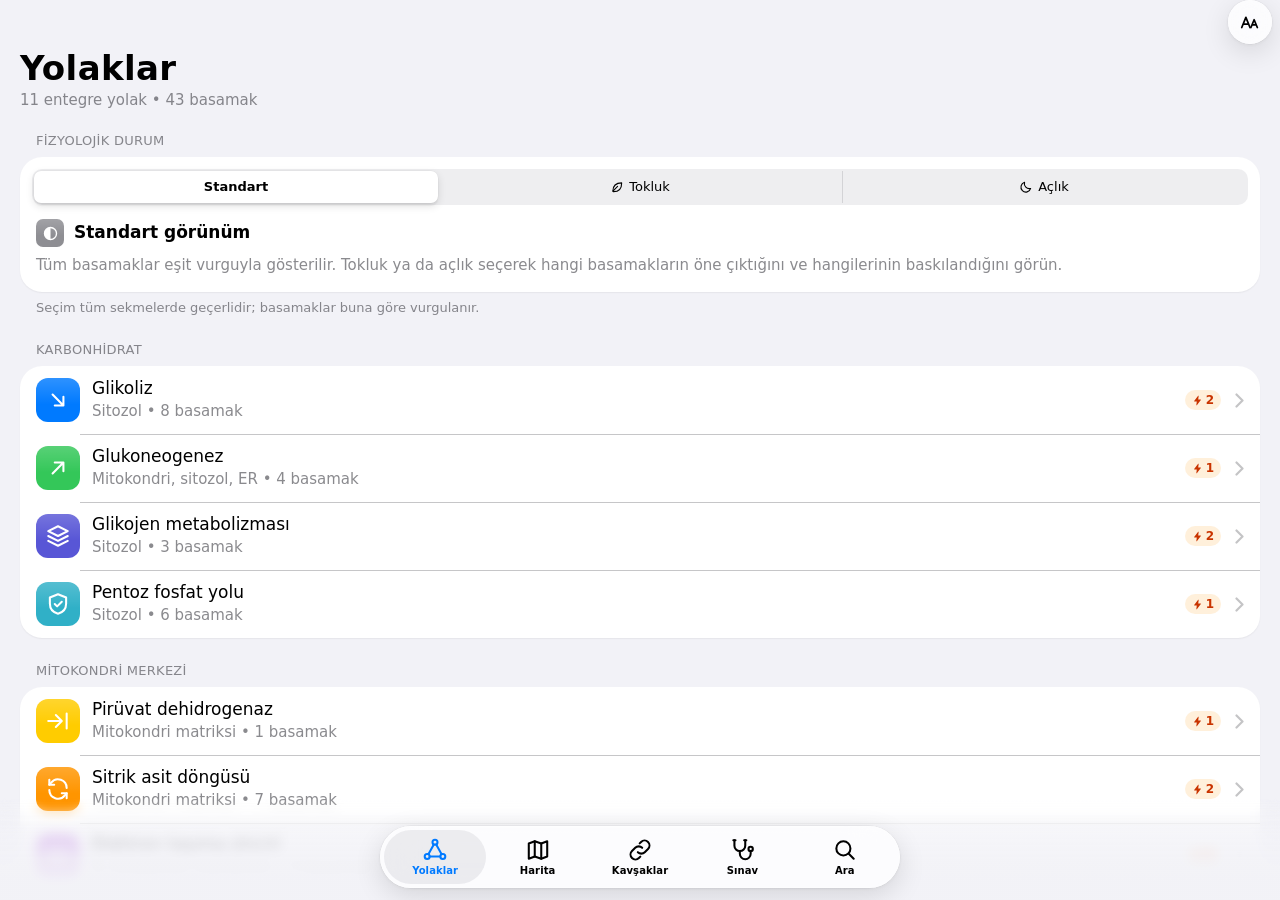
<file: index.html>
<!DOCTYPE html>
<html lang="tr">
<head>
  <meta charset="UTF-8">
  <meta name="viewport" content="width=device-width, initial-scale=1, viewport-fit=cover">
  <meta name="apple-mobile-web-app-capable" content="yes">
  <meta name="mobile-web-app-capable" content="yes">
  <meta name="apple-mobile-web-app-status-bar-style" content="black-translucent">
  <meta name="apple-mobile-web-app-title" content="Metabolizma">
  <meta name="theme-color" content="#F2F2F7">
  <meta name="format-detection" content="telephone=no">
  <meta name="description" content="Entegre metabolizma yolakları, şema dışı (+) aktivatör ve (−) inhibitör regülasyonu, kavşaklar ve klinik korelasyon atlası.">
  <title>Metabolizma</title>
  <link rel="manifest" href="manifest.webmanifest">
  <link rel="apple-touch-icon" href="icon-180.png">
  <link rel="icon" type="image/png" sizes="192x192" href="icon-192.png">
  <style>
:root{color-scheme:light dark;--label: #000000;--label-2: rgba(60, 60, 67, .6);--label-3: rgba(60, 60, 67, .3);--label-4: rgba(60, 60, 67, .18);--bg: #F2F2F7;--bg-elevated: #FFFFFF;--bg-elevated-2: #F2F2F7;--bg-plain: #FFFFFF;--fill: rgba(120, 120, 128, .2);--fill-3: rgba(118, 118, 128, .12);--fill-4: rgba(116, 116, 128, .08);--separator: rgba(60, 60, 67, .29);--separator-opaque: #C6C6C8;--red: #FF3B30;--orange: #FF9500;--yellow: #FFCC00;--green: #34C759;--mint: #00C7BE;--teal: #30B0C7;--cyan: #32ADE6;--blue: #007AFF;--indigo: #5856D6;--purple: #AF52DE;--pink: #FF2D55;--brown: #A2845E;--gray: #8E8E93;--green-text: #248A3D;--red-text: #D70015;--orange-text: #C93400;--purple-text: #8944AB;--indigo-text: #3634A3;--teal-text: #0071A4;--tint: var(--blue);--activator: var(--green);--activator-text: var(--green-text);--inhibitor: var(--red);--inhibitor-text: var(--red-text);--rate: var(--orange);--rate-text: var(--orange-text);--junction: var(--teal);--junction-text: var(--teal-text);--clinical: var(--purple);--clinical-text: var(--purple-text);--fasting: var(--indigo);--fasting-text: var(--indigo-text);--tint-soft: color-mix(in srgb, var(--tint) 12%, transparent);--activator-soft: color-mix(in srgb, var(--activator) 13%, transparent);--inhibitor-soft: color-mix(in srgb, var(--inhibitor) 11%, transparent);--rate-soft: color-mix(in srgb, var(--rate) 14%, transparent);--junction-soft: color-mix(in srgb, var(--junction) 13%, transparent);--clinical-soft: color-mix(in srgb, var(--clinical) 11%, transparent);--fasting-soft: color-mix(in srgb, var(--fasting) 13%, transparent);--glass-bg: rgba(255, 255, 255, .72);--glass-bg-strong: rgba(249, 249, 251, .86);--glass-border: rgba(255, 255, 255, .65);--glass-edge: rgba(0, 0, 0, .06);--glass-blur: saturate(180%) blur(22px);--bar-bg: rgba(242, 242, 247, .8);--scrim: rgba(0, 0, 0, .22);--sheet-bg: #F2F2F7;--statusbar-scrim: linear-gradient(to bottom, rgba(0, 0, 0, .38), rgba(0, 0, 0, .12) 70%, rgba(0, 0, 0, 0));--sheet-card: #FFFFFF;--sheet-card-2: #F2F2F7;--shadow-1: 0 1px 2px rgba(0, 0, 0, .04), 0 1px 1px rgba(0, 0, 0, .02);--shadow-float: 0 8px 28px rgba(0, 0, 0, .12), 0 1px 4px rgba(0, 0, 0, .06);--shadow-sheet: 0 -6px 40px rgba(0, 0, 0, .16);--font: -apple-system, BlinkMacSystemFont, "SF Pro Text", "SF Pro", system-ui, "Helvetica Neue", "Segoe UI", Roboto, sans-serif;--font-rounded: ui-rounded, "SF Pro Rounded", -apple-system, system-ui, sans-serif;--font-mono: ui-monospace, "SF Mono", SFMono-Regular, Menlo, Consolas, monospace;--ts: 1;--fs-large-title: calc(2rem * var(--ts));--fs-title1: calc(1.647rem * var(--ts));--fs-title2: calc(1.294rem * var(--ts));--fs-title3: calc(1.176rem * var(--ts));--fs-headline: calc(1rem * var(--ts));--fs-body: calc(1rem * var(--ts));--fs-callout: calc(.941rem * var(--ts));--fs-subhead: calc(.882rem * var(--ts));--fs-footnote: calc(.765rem * var(--ts));--fs-caption1: calc(.706rem * var(--ts));--fs-caption2: calc(.647rem * var(--ts));--s1: 4px;--s2: 8px;--s3: 12px;--s4: 16px;--s5: 20px;--s6: 24px;--s10: 40px;--margin: 16px;--r-sm: 10px;--r-md: 14px;--r-lg: 22px;--r-xl: 28px;--r-pill: 999px;--nav-h: 44px;--tabbar-h: 62px;--safe-top: env(safe-area-inset-top, 0px);--safe-bottom: env(safe-area-inset-bottom, 0px);--safe-left: env(safe-area-inset-left, 0px);--safe-right: env(safe-area-inset-right, 0px);--content-bottom: calc(var(--tabbar-h) + max(var(--safe-bottom), 12px) + var(--s6));--ease-ios: cubic-bezier(.32, .72, 0, 1);--ease-out: cubic-bezier(.22, 1, .36, 1);--spring: cubic-bezier(.34, 1.36, .64, 1);--dur-1: .12s;--dur-2: .24s;--dur-3: .42s;--dur-4: .5s}@media (min-width: 428px){:root{--margin: 20px}}@media (prefers-color-scheme: dark){:root:not([data-theme=light]){--label: #FFFFFF;--label-2: rgba(235, 235, 245, .6);--label-3: rgba(235, 235, 245, .3);--label-4: rgba(235, 235, 245, .16);--bg: #000000;--bg-elevated: #1C1C1E;--bg-elevated-2: #2C2C2E;--bg-plain: #000000;--fill: rgba(120, 120, 128, .36);--fill-3: rgba(118, 118, 128, .24);--fill-4: rgba(118, 118, 128, .18);--separator: rgba(84, 84, 88, .6);--separator-opaque: #38383A;--red: #FF453A;--orange: #FF9F0A;--yellow: #FFD60A;--green: #30D158;--mint: #63E6E2;--teal: #40C8E0;--cyan: #64D2FF;--blue: #0A84FF;--indigo: #5E5CE6;--purple: #BF5AF2;--pink: #FF375F;--brown: #AC8E68;--green-text: #30D158;--red-text: #FF6961;--orange-text: #FFB340;--purple-text: #DA8FFF;--indigo-text: #9F9DFF;--teal-text: #5DE6FF;--glass-bg: rgba(40, 40, 44, .62);--glass-bg-strong: rgba(30, 30, 32, .84);--glass-border: rgba(255, 255, 255, .14);--glass-edge: rgba(0, 0, 0, .5);--bar-bg: rgba(18, 18, 20, .78);--scrim: rgba(0, 0, 0, .48);--sheet-bg: #1C1C1E;--statusbar-scrim: none;--sheet-card: #2C2C2E;--sheet-card-2: #3A3A3C;--shadow-1: none;--shadow-float: 0 10px 30px rgba(0, 0, 0, .55), 0 1px 4px rgba(0, 0, 0, .4);--shadow-sheet: 0 -6px 40px rgba(0, 0, 0, .6)}}:root[data-theme=dark]{--label: #FFFFFF;--label-2: rgba(235, 235, 245, .6);--label-3: rgba(235, 235, 245, .3);--label-4: rgba(235, 235, 245, .16);--bg: #000000;--bg-elevated: #1C1C1E;--bg-elevated-2: #2C2C2E;--bg-plain: #000000;--fill: rgba(120, 120, 128, .36);--fill-3: rgba(118, 118, 128, .24);--fill-4: rgba(118, 118, 128, .18);--separator: rgba(84, 84, 88, .6);--separator-opaque: #38383A;--red: #FF453A;--orange: #FF9F0A;--yellow: #FFD60A;--green: #30D158;--mint: #63E6E2;--teal: #40C8E0;--cyan: #64D2FF;--blue: #0A84FF;--indigo: #5E5CE6;--purple: #BF5AF2;--pink: #FF375F;--brown: #AC8E68;--green-text: #30D158;--red-text: #FF6961;--orange-text: #FFB340;--purple-text: #DA8FFF;--indigo-text: #9F9DFF;--teal-text: #5DE6FF;--glass-bg: rgba(40, 40, 44, .62);--glass-bg-strong: rgba(30, 30, 32, .84);--glass-border: rgba(255, 255, 255, .14);--glass-edge: rgba(0, 0, 0, .5);--bar-bg: rgba(18, 18, 20, .78);--scrim: rgba(0, 0, 0, .48);--sheet-bg: #1C1C1E;--statusbar-scrim: none;--sheet-card: #2C2C2E;--sheet-card-2: #3A3A3C;--shadow-1: none;--shadow-float: 0 10px 30px rgba(0, 0, 0, .55), 0 1px 4px rgba(0, 0, 0, .4);--shadow-sheet: 0 -6px 40px rgba(0, 0, 0, .6)}@media (prefers-reduced-motion: reduce){:root{--dur-1: 0ms;--dur-2: 0ms;--dur-3: 0ms;--dur-4: 0ms}}*,*:before,*:after{box-sizing:border-box}html{font-size:17px;-webkit-text-size-adjust:100%;text-size-adjust:100%;-webkit-tap-highlight-color:transparent;height:100%;background:var(--bg)}html.ios-dynamic-type{font:-apple-system-body}body{margin:0;height:100%;overflow:hidden;overscroll-behavior:none;background:var(--bg);color:var(--label);font-family:var(--font);font-size:var(--fs-body);line-height:1.294;-webkit-font-smoothing:antialiased;-moz-osx-font-smoothing:grayscale;font-feature-settings:"kern"}button{font:inherit;color:inherit;background:none;border:0;padding:0;margin:0;cursor:pointer;text-align:inherit}input{font:inherit;color:inherit}img,svg{display:block}:focus-visible{outline:2px solid var(--tint);outline-offset:2px;border-radius:6px}::selection{background:color-mix(in srgb,var(--tint) 28%,transparent)}.t-large-title{font-size:var(--fs-large-title);line-height:1.206;font-weight:700;letter-spacing:.011em}.t-title1{font-size:var(--fs-title1);line-height:1.214;font-weight:700}.t-title2{font-size:var(--fs-title2);line-height:1.273;font-weight:700}.t-title3{font-size:var(--fs-title3);line-height:1.25;font-weight:600}.t-headline{font-size:var(--fs-headline);line-height:1.294;font-weight:600}.t-body{font-size:var(--fs-body);line-height:1.38}.t-callout{font-size:var(--fs-callout);line-height:1.375}.t-subhead{font-size:var(--fs-subhead);line-height:1.4}.t-footnote{font-size:var(--fs-footnote);line-height:1.385}.t-caption1{font-size:var(--fs-caption1);line-height:1.333}.t-caption2{font-size:var(--fs-caption2);line-height:1.2;letter-spacing:.006em}.c-2{color:var(--label-2)}.c-3{color:var(--label-3)}.c-act{color:var(--activator-text)}.c-inh{color:var(--inhibitor-text)}.c-rate{color:var(--rate-text)}.w-semibold{font-weight:600}.reading{font-size:var(--fs-body);line-height:1.47}.hidden{display:none!important}mark.hl{background:color-mix(in srgb,var(--yellow) 45%,transparent);color:inherit;border-radius:3px;padding:0 1px}#app{position:fixed;inset:0;overflow:hidden;background:var(--bg);transition:transform var(--dur-4) var(--ease-ios),border-radius var(--dur-4) var(--ease-ios)}html.is-standalone body:after{content:"";position:fixed;top:0;left:0;right:0;z-index:70;height:var(--safe-top);background:var(--statusbar-scrim);pointer-events:none}html.has-sheet-large,html.has-sheet-large body{background:#000}html.has-sheet-large #app{transform:translateY(calc(var(--safe-top) * .35)) scale(.92);border-radius:22px}.tab-scene{position:absolute;inset:0;visibility:hidden}.tab-scene.is-active{visibility:visible}.page{position:absolute;inset:0;background:var(--bg);will-change:transform;contain:layout paint}.page.is-plain{background:var(--bg-plain)}.page:after{content:"";position:absolute;left:0;right:0;bottom:0;z-index:15;height:calc(var(--tabbar-h) + max(var(--safe-bottom),12px) + 28px);--edge: var(--bg);background:linear-gradient(to bottom,color-mix(in srgb,var(--edge) 0%,transparent),color-mix(in srgb,var(--edge) 70%,transparent) 30%,color-mix(in srgb,var(--edge) 92%,transparent) 60%,var(--edge));-webkit-backdrop-filter:blur(6px);backdrop-filter:blur(6px);-webkit-mask-image:linear-gradient(to bottom,transparent,#000 35%);mask-image:linear-gradient(to bottom,transparent,#000 35%);pointer-events:none}.page.is-plain:after{--edge: var(--bg-plain)}.page.has-toolbar:after{height:calc(var(--tabbar-h) + max(var(--safe-bottom),12px) + 90px)}.page.is-fullbleed:after{display:none}.page-scroll{position:absolute;inset:0;overflow-y:auto;overflow-x:hidden;-webkit-overflow-scrolling:touch;overscroll-behavior-y:contain;padding-top:calc(var(--safe-top) + var(--nav-h));padding-bottom:var(--content-bottom);padding-left:var(--safe-left);padding-right:var(--safe-right)}.page.is-fullbleed .page-scroll{padding:0;overflow:hidden}.page-content{padding:0 var(--margin)}.page-content.is-flush{padding:0}.page.anim{transition:transform var(--dur-3) var(--ease-ios),filter var(--dur-3) var(--ease-ios)}.page.is-offright{transform:translate3d(100%,0,0)}.page.is-behind{transform:translate3d(-28%,0,0);filter:brightness(.92);pointer-events:none}.page.is-current{transform:translateZ(0)}.page.is-current.has-shadow{box-shadow:-10px 0 30px #0000001f}.navbar{position:absolute;top:0;left:0;right:0;z-index:20;height:calc(var(--safe-top) + var(--nav-h));padding:var(--safe-top) calc(var(--s2) + var(--safe-right)) 0 calc(var(--s2) + var(--safe-left));display:grid;grid-template-columns:minmax(0,1fr) auto minmax(0,1fr);align-items:center;gap:var(--s2);pointer-events:none}.navbar>*{pointer-events:auto}.navbar:before{content:"";position:absolute;inset:0;z-index:-1;background:var(--bar-bg);-webkit-backdrop-filter:var(--glass-blur);backdrop-filter:var(--glass-blur);border-bottom:.5px solid var(--separator);opacity:0;transition:opacity var(--dur-2) ease}.navbar.is-scrolled:before,.navbar.is-solid:before{opacity:1}.navbar.is-clear:before{display:none}.nav-leading{display:flex;align-items:center;justify-self:start;min-width:0;gap:var(--s2)}.nav-trailing{display:flex;align-items:center;justify-self:end;gap:var(--s2)}.nav-title{font-size:17px;font-weight:600;line-height:22px;white-space:nowrap;overflow:hidden;text-overflow:ellipsis;max-width:56vw;text-align:center;opacity:0;transform:translateY(4px);transition:opacity var(--dur-2) ease,transform var(--dur-2) var(--ease-out)}.navbar.is-scrolled .nav-title,.navbar.show-title .nav-title{opacity:1;transform:none}.glass-btn{height:44px;min-width:44px;padding:0 12px;display:inline-flex;align-items:center;justify-content:center;gap:6px;border-radius:var(--r-pill);background:var(--glass-bg);-webkit-backdrop-filter:var(--glass-blur);backdrop-filter:var(--glass-blur);box-shadow:inset 0 0 0 .5px var(--glass-border),0 0 0 .5px var(--glass-edge),var(--shadow-float);color:var(--label);font-size:17px;font-weight:500;transition:transform var(--dur-1) ease,background var(--dur-1) ease}.glass-btn.is-icon{width:44px;padding:0}.glass-btn.is-tint{color:var(--tint)}.glass-btn:active{transform:scale(.92)}.glass-btn svg{width:22px;height:22px}.glass-btn.is-on{background:var(--tint);color:#fff}.large-title-wrap{padding:var(--s1) var(--margin) var(--s2)}.large-title-wrap .t-large-title{margin:0}.large-title-sub{margin:2px 0 0;color:var(--label-2);font-size:var(--fs-subhead)}.tabbar{position:fixed;z-index:60;left:calc(var(--margin) + var(--safe-left));right:calc(var(--margin) + var(--safe-right));bottom:max(calc(var(--safe-bottom) - 6px),12px);height:var(--tabbar-h);max-width:520px;margin:0 auto;display:grid;grid-auto-flow:column;grid-auto-columns:1fr;padding:4px;border-radius:var(--r-pill);background:var(--glass-bg);-webkit-backdrop-filter:var(--glass-blur);backdrop-filter:var(--glass-blur);box-shadow:inset 0 0 0 .5px var(--glass-border),0 0 0 .5px var(--glass-edge),var(--shadow-float);transition:transform var(--dur-3) var(--ease-ios),opacity var(--dur-2) ease}.tab-item{position:relative;display:flex;flex-direction:column;align-items:center;justify-content:center;gap:2px;border-radius:var(--r-pill);color:var(--label);font-size:10px;font-weight:600;letter-spacing:.01em;transition:color var(--dur-2) ease,transform var(--dur-1) ease}.tab-item svg{width:26px;height:26px}.tab-item:before{content:"";position:absolute;inset:0;z-index:-1;border-radius:inherit;background:var(--fill-3);opacity:0;transform:scale(.85);transition:opacity var(--dur-2) ease,transform var(--dur-2) var(--spring)}.tab-item.is-active{color:var(--tint)}.tab-item.is-active:before{opacity:1;transform:none}.tab-item:active{transform:scale(.94)}.section{margin:0 0 var(--s6)}.section-header{margin:0 var(--s4) 7px;font-size:var(--fs-footnote);line-height:18px;color:var(--label-2);text-transform:uppercase;letter-spacing:.02em;font-weight:400}.section-header.is-prominent{margin:0 var(--s1) var(--s2);text-transform:none;letter-spacing:0;font-size:var(--fs-title3);line-height:1.25;font-weight:700;color:var(--label)}.section-footer{margin:7px var(--s4) 0;font-size:var(--fs-footnote);line-height:1.385;color:var(--label-2)}.list{background:var(--bg-elevated);border-radius:var(--r-lg);overflow:hidden;box-shadow:var(--shadow-1)}.row{position:relative;display:flex;align-items:center;gap:var(--s3);min-height:44px;width:100%;padding:11px var(--s4);text-align:left;color:var(--label);transition:background-color var(--dur-1) ease}.row.is-tall{padding-top:12px;padding-bottom:12px;align-items:center}.row.is-top{align-items:flex-start}button.row:active,a.row:active,.row.is-tappable:active{background:var(--fill-3);transition:none}.row+.row:before{content:"";position:absolute;top:0;right:0;left:var(--row-inset, var(--s4));border-top:.5px solid var(--separator)}.list.has-icons{--row-inset: 60px}.row-body{flex:1;min-width:0}.row-title{font-size:var(--fs-body);line-height:1.294}.row-subtitle{font-size:var(--fs-subhead);line-height:1.333;color:var(--label-2);margin-top:2px}.row-subtitle.is-clamp{display:-webkit-box;-webkit-line-clamp:2;-webkit-box-orient:vertical;overflow:hidden}.row-value{font-size:var(--fs-body);color:var(--label-2);flex-shrink:0}.row-chevron{width:9px;height:15px;color:var(--label-3);flex-shrink:0;margin-left:2px}.row-accessory{display:flex;align-items:center;gap:6px;flex-shrink:0}.icon-tile{width:30px;height:30px;flex-shrink:0;border-radius:8px;display:grid;place-items:center;color:#fff;background:var(--tile, var(--gray));background-image:linear-gradient(180deg,#ffffff2e,#fff0 60%)}.icon-tile svg{width:19px;height:19px}.icon-tile.is-lg{width:44px;height:44px;border-radius:12px}.icon-tile.is-lg svg{width:26px;height:26px}.icon-tile.is-xl{width:64px;height:64px;border-radius:16px}.icon-tile.is-xl svg{width:36px;height:36px}.icon-tile.is-num{font-family:var(--font-rounded);font-weight:700;font-size:15px}.card{background:var(--bg-elevated);border-radius:var(--r-lg);padding:var(--s4);box-shadow:var(--shadow-1)}.card+.card{margin-top:var(--s3)}.inset-box{background:var(--bg-elevated-2);border-radius:var(--r-sm);padding:var(--s3)}.stack>*+*{margin-top:var(--s3)}.hstack{display:flex;align-items:center;gap:var(--s2)}.wrap{flex-wrap:wrap}.spacer{flex:1}.badge{display:inline-flex;align-items:center;gap:4px;height:22px;padding:0 8px;border-radius:var(--r-pill);font-size:var(--fs-caption1);font-weight:600;line-height:1;white-space:nowrap;background:var(--fill-3);color:var(--label-2)}.badge svg{width:12px;height:12px}.badge.is-rate{background:var(--rate-soft);color:var(--rate-text)}.badge.is-act{background:var(--activator-soft);color:var(--activator-text)}.badge.is-inh{background:var(--inhibitor-soft);color:var(--inhibitor-text)}.badge.is-jn{background:var(--junction-soft);color:var(--junction-text)}.badge.is-clin{background:var(--clinical-soft);color:var(--clinical-text)}.badge.is-fed{background:var(--activator-soft);color:var(--activator-text)}.badge.is-fast{background:var(--fasting-soft);color:var(--fasting-text)}.badge.is-tint{background:var(--tint-soft);color:var(--tint)}.badge.is-muted{background:var(--fill-4);color:var(--label-3)}.sign{display:inline-grid;place-items:center;flex-shrink:0;width:20px;height:20px;border-radius:50%;font-family:var(--font-rounded);font-weight:800;font-size:14px;line-height:1;color:#fff}.sign.is-act{background:var(--activator)}.sign.is-inh{background:var(--inhibitor)}.sign.is-sm{width:16px;height:16px;font-size:12px}.sign.is-lg{width:28px;height:28px;font-size:18px}.chip{display:inline-flex;align-items:center;gap:6px;height:34px;padding:0 14px;border-radius:var(--r-pill);background:var(--bg-elevated);box-shadow:inset 0 0 0 .5px var(--separator);font-size:var(--fs-subhead);font-weight:500;color:var(--label);white-space:nowrap;transition:transform var(--dur-1) ease,background var(--dur-1) ease}.chip:active{transform:scale(.95);background:var(--fill-3)}.chip.is-on{background:var(--tint);color:#fff;box-shadow:none}.chip-row{display:flex;gap:var(--s2);overflow-x:auto;scrollbar-width:none;padding:2px var(--margin);margin:0 calc(-1 * var(--margin))}.chip-row::-webkit-scrollbar{display:none}.segmented{position:relative;display:grid;grid-auto-flow:column;grid-auto-columns:1fr;padding:2px;border-radius:9px;height:32px;background:var(--fill-3);isolation:isolate}.segmented.is-lg{height:36px;border-radius:10px}.segmented-thumb{position:absolute;top:2px;bottom:2px;left:2px;z-index:-1;border-radius:7px;background:var(--bg-plain);box-shadow:0 3px 8px #0000001f,0 3px 1px #0000000a,0 0 0 .5px #0000000a;transition:transform var(--dur-3) var(--ease-ios),width var(--dur-3) var(--ease-ios)}:root[data-theme=dark] .segmented-thumb{background:#636366}@media (prefers-color-scheme: dark){:root:not([data-theme=light]) .segmented-thumb{background:#636366}}.segmented button{display:flex;align-items:center;justify-content:center;gap:5px;font-size:13px;font-weight:500;color:var(--label);white-space:nowrap;overflow:hidden;text-overflow:ellipsis;padding:0 6px;transition:font-weight var(--dur-2)}.segmented button[aria-checked=true]{font-weight:600}.segmented button svg{width:14px;height:14px}.segmented button+button{box-shadow:inset .5px 0 0 var(--separator)}.segmented button[aria-checked=true],.segmented button[aria-checked=true]+button{box-shadow:none}.search-field{display:flex;align-items:center;gap:6px;height:36px;padding:0 8px;border-radius:10px;background:var(--fill-3);color:var(--label-2)}.search-field.is-lg{height:44px;border-radius:var(--r-pill);padding:0 14px;background:var(--bg-elevated);box-shadow:var(--shadow-1)}.search-field svg{width:17px;height:17px;flex-shrink:0}.search-field input{flex:1;min-width:0;height:100%;border:0;outline:0;background:transparent;font-size:17px;color:var(--label);-webkit-appearance:none;appearance:none}.search-field input::placeholder{color:var(--label-2)}.search-field input::-webkit-search-cancel-button{display:none}.search-clear{width:22px;height:22px;display:grid;place-items:center;color:var(--label-3)}.search-clear svg{width:17px;height:17px}.btn{display:inline-flex;align-items:center;justify-content:center;gap:8px;height:50px;padding:0 20px;border-radius:var(--r-pill);font-size:17px;font-weight:600;transition:transform var(--dur-1) ease,opacity var(--dur-1) ease}.btn:active{transform:scale(.97);opacity:.85}.btn svg{width:20px;height:20px}.btn.is-block{display:flex;width:100%}.btn.is-sm{height:34px;padding:0 14px;font-size:15px}.btn.is-filled{background:var(--tint);color:#fff}.btn.is-tinted{background:var(--tint-soft);color:var(--tint)}.btn.is-plain{color:var(--tint);height:44px;padding:0 8px}.btn[disabled]{opacity:.35;pointer-events:none}.empty{text-align:center;padding:var(--s10) var(--s6);color:var(--label-2)}.empty svg{width:48px;height:48px;margin:0 auto var(--s3);color:var(--label-3)}.empty-title{font-size:var(--fs-title3);font-weight:700;color:var(--label);margin-bottom:4px}.sheet-scrim{position:fixed;inset:0;z-index:80;background:var(--scrim);opacity:0;transition:opacity var(--dur-4) var(--ease-ios)}.sheet-scrim.is-open{opacity:1}.sheet-scrim.is-passive{background:transparent;pointer-events:none}.sheet{position:fixed;z-index:81;left:0;right:0;bottom:0;max-width:600px;margin:0 auto;height:calc(100% - var(--safe-top) - 10px);background:var(--sheet-bg);--bg: var(--sheet-bg);--bg-elevated: var(--sheet-card);--bg-elevated-2: var(--sheet-card-2);border-radius:var(--r-xl) var(--r-xl) 0 0;box-shadow:var(--shadow-sheet);display:flex;flex-direction:column;transform:translate3d(0,100%,0);transition:transform var(--dur-4) var(--ease-ios);will-change:transform;touch-action:none}.sheet.is-dragging{transition:none}.sheet-grabber{flex-shrink:0;height:22px;display:grid;place-items:center;cursor:grab}.sheet-grabber:before{content:"";width:36px;height:5px;border-radius:3px;background:var(--label-3)}.sheet-header{flex-shrink:0;display:grid;grid-template-columns:1fr auto 1fr;align-items:center;padding:0 var(--s3) var(--s2)}.sheet-header .sheet-title{font-size:17px;font-weight:600;text-align:center;padding:0 var(--s2);white-space:nowrap;overflow:hidden;text-overflow:ellipsis}.sheet-header .sheet-close{justify-self:end}.sheet-close .glass-btn,.sheet-header .glass-btn{height:36px;min-width:36px;width:36px;box-shadow:none;background:var(--fill-3);color:var(--label-2);-webkit-backdrop-filter:none;backdrop-filter:none}.sheet-close .glass-btn svg{width:16px;height:16px}.sheet-body{flex:1;min-height:0;overflow-y:auto;-webkit-overflow-scrolling:touch;overscroll-behavior:contain;padding:var(--s2) var(--margin) calc(var(--safe-bottom) + var(--s6));touch-action:pan-y}.float-toolbar{position:absolute;z-index:25;left:calc(var(--margin) + var(--safe-left));right:calc(var(--margin) + var(--safe-right));bottom:calc(var(--tabbar-h) + max(calc(var(--safe-bottom) - 6px),12px) + 10px);display:flex;align-items:center;justify-content:space-between;gap:var(--s2);pointer-events:none}.float-toolbar>*{pointer-events:auto}.page.has-toolbar .page-scroll{padding-bottom:calc(var(--content-bottom) + 56px)}.toast{position:fixed;z-index:90;left:50%;top:calc(var(--safe-top) + 8px);transform:translate(-50%,-140%);padding:10px 18px;border-radius:var(--r-pill);background:var(--glass-bg-strong);-webkit-backdrop-filter:var(--glass-blur);backdrop-filter:var(--glass-blur);box-shadow:inset 0 0 0 .5px var(--glass-border),var(--shadow-float);font-size:15px;font-weight:600;transition:transform var(--dur-4) var(--ease-ios);white-space:nowrap;max-width:90vw;overflow:hidden;text-overflow:ellipsis}.toast.is-on{transform:translate(-50%)}@keyframes riseIn{0%{opacity:0;transform:translateY(8px)}to{opacity:1;transform:none}}.rise-in{animation:riseIn var(--dur-3) var(--ease-out) both}@media (hover: hover){button.row:hover,a.row:hover{background:var(--fill-4)}}@media print{.tabbar,.navbar,.float-toolbar{display:none!important}body,#app{position:static;overflow:visible;height:auto}.page,.page-scroll{position:static;overflow:visible}}.dialog-scrim{position:fixed;inset:0;z-index:95;background:var(--scrim);opacity:0;transition:opacity var(--dur-2) ease}.dialog-scrim.is-open{opacity:1}.alert{position:fixed;z-index:96;left:50%;top:50%;width:min(300px,calc(100vw - 56px));transform:translate(-50%,-50%) scale(1.12);opacity:0;border-radius:26px;overflow:hidden;background:var(--glass-bg-strong);-webkit-backdrop-filter:var(--glass-blur);backdrop-filter:var(--glass-blur);box-shadow:inset 0 0 0 .5px var(--glass-border),var(--shadow-float);transition:transform var(--dur-3) var(--spring),opacity var(--dur-2) ease;text-align:center}.alert.is-open{transform:translate(-50%,-50%) scale(1);opacity:1}.alert-body{padding:20px 18px 16px}.alert-title{font-size:17px;font-weight:600;line-height:22px}.alert-msg{margin-top:4px;font-size:13px;line-height:18px;color:var(--label-2)}.alert-actions{display:grid;grid-auto-flow:column;grid-auto-columns:1fr;gap:8px;padding:0 14px 14px}.alert-actions.is-stacked{grid-auto-flow:row}.alert-btn{height:44px;border-radius:var(--r-pill);background:var(--fill-3);color:var(--label);font-size:17px;font-weight:500;transition:transform var(--dur-1) ease,background var(--dur-1) ease}.alert-btn:active{transform:scale(.96);background:var(--fill)}.alert-btn.is-default{background:var(--tint);color:#fff;font-weight:600}.alert-btn.is-destructive{color:var(--red)}.action-sheet{position:fixed;z-index:96;left:calc(8px + var(--safe-left));right:calc(8px + var(--safe-right));bottom:max(var(--safe-bottom),8px);max-width:520px;margin:0 auto;transform:translateY(120%);transition:transform var(--dur-4) var(--ease-ios)}.action-sheet.is-open{transform:none}.action-group{border-radius:22px;overflow:hidden;background:var(--glass-bg-strong);-webkit-backdrop-filter:var(--glass-blur);backdrop-filter:var(--glass-blur);box-shadow:inset 0 0 0 .5px var(--glass-border),var(--shadow-float)}.action-group+.action-group{margin-top:8px}.action-head{padding:14px 18px 12px;text-align:center;border-bottom:.5px solid var(--separator)}.action-head .alert-title{font-size:13px;font-weight:600;color:var(--label-2);line-height:18px}.action-head .alert-msg{font-size:13px}.action-item{display:flex;align-items:center;justify-content:center;gap:10px;width:100%;min-height:56px;padding:10px 18px;font-size:18px;color:var(--tint);text-align:center;transition:background var(--dur-1) ease}.action-item+.action-item{border-top:.5px solid var(--separator)}.action-item:active{background:var(--fill-3)}.action-item .action-sub{display:block;font-size:13px;color:var(--label-2);margin-top:2px}.action-item.is-cancel{font-weight:600}.action-item.is-destructive{color:var(--red)}.action-item.has-icon{justify-content:flex-start;text-align:left}.action-item.has-icon .icon-tile{flex-shrink:0}.pw-list-lg{--row-inset: 72px}.pw-mini{height:20px;padding:0 7px;gap:3px}.pw-mini svg{width:11px;height:11px}.pw-state{padding:12px}.pw-state-body{padding:14px 4px 4px}.pw-state-head{display:flex;align-items:center;gap:10px}.pw-state-head .icon-tile{width:28px;height:28px;border-radius:7px}.pw-state-head .icon-tile svg{width:17px;height:17px}.pw-state-text{margin:8px 0 0}.pw-focus{margin-top:12px}.pw-focus-chips{display:flex;flex-wrap:wrap;gap:6px;margin-top:6px}.pw-head{padding:16px}.pw-head-top{display:flex;gap:14px;align-items:center}.pw-head-text{flex:1;min-width:0}.pw-head-title{margin:0;line-height:1.22;overflow-wrap:anywhere}.pw-comp{display:flex;align-items:flex-start;gap:5px;margin-top:6px;color:var(--label-2);font-size:var(--fs-footnote);line-height:1.35}.pw-comp svg{width:14px;height:14px;flex-shrink:0;margin-top:1px;color:var(--label-2)}.pw-label{font-size:var(--fs-footnote);font-weight:600;color:var(--label-2);margin-bottom:4px}.pw-eq-wrap{margin-top:16px}.pw-eq{font-family:var(--font-mono);font-size:.86rem;line-height:1.5;overflow-wrap:anywhere;word-break:break-word}.pw-bridges{margin-top:16px}.pw-bridge{display:flex;gap:12px;align-items:flex-start;padding:12px 0;border-top:.5px solid var(--separator)}.pw-bridge:last-child{padding-bottom:0}.pw-bridge>div{min-width:0;overflow-wrap:anywhere}.pw-bridge .icon-tile{margin-top:1px}.pw-note{display:flex;gap:10px;align-items:flex-start;margin-top:14px;padding:11px 12px;border-radius:var(--r-sm);font-size:var(--fs-subhead);line-height:1.38}.pw-note svg{width:18px;height:18px;flex-shrink:0;margin-top:1px}.pw-note.is-fed{background:var(--activator-soft);color:var(--activator-text)}.pw-note.is-fast{background:var(--fasting-soft);color:var(--fasting-text)}.pw-spacer{height:var(--s6)}.pw-sec .section-header,.pw-steps-sec .section-header{display:flex;align-items:center;gap:8px}.pw-sec .section-header svg{width:22px;height:22px}.pw-sec.is-jn .section-header svg{color:var(--junction)}.pw-sec.is-clin .section-header svg{color:var(--clinical)}.pw-count{margin-left:auto;font-size:var(--fs-subhead);font-weight:500;color:var(--label-2)}.pw-spine{position:relative}.pw-node-row{display:grid;grid-template-columns:28px minmax(0,1fr);column-gap:10px}.pw-rail{position:relative}.pw-rail:before{content:"";position:absolute;left:50%;top:30px;bottom:-6px;width:2px;margin-left:-1px;background:color-mix(in srgb,var(--pw-c) 55%,transparent);border-radius:1px}.pw-node-row:last-child .pw-rail:before{display:none}.pw-node{position:relative;z-index:1;display:grid;place-items:center;width:28px;height:28px;margin-top:12px;border-radius:50%;background:var(--pw-c);color:#fff;font-family:var(--font-rounded);font-weight:700;font-size:13px;box-shadow:0 0 0 4px var(--bg)}.pw-step{display:flex;flex-direction:column;align-items:stretch;gap:4px;width:100%;margin-bottom:12px;padding:14px 14px 12px;background:var(--bg-elevated);border-radius:var(--r-lg);box-shadow:var(--shadow-1);text-align:left;color:var(--label);transition:transform var(--dur-1) ease,opacity var(--dur-2) ease}.pw-node-row:last-child .pw-step{margin-bottom:0}.pw-step:active{transform:scale(.98)}.pw-step.is-suppressed{opacity:.5}.pw-step-name{font-size:var(--fs-headline);font-weight:600;line-height:1.25}.pw-step-note{font-size:var(--fs-footnote);color:var(--label-2);line-height:1.35;display:-webkit-box;-webkit-line-clamp:2;-webkit-box-orient:vertical;overflow:hidden}.pw-step-rx{margin-top:6px;font-size:var(--fs-subhead);line-height:1.38;overflow-wrap:anywhere}.pw-step-rx .pw-sub{color:var(--label-2)}.pw-step-rx .pw-rx-arrow{display:inline-block;width:13px;height:13px;margin:0 5px;vertical-align:-1px;color:var(--label-3)}.pw-step-rx .pw-prod{font-weight:600}.pw-step-enz{font-size:var(--fs-footnote);color:var(--label-2);line-height:1.35;margin-top:2px;display:-webkit-box;-webkit-line-clamp:2;-webkit-box-orient:vertical;overflow:hidden;overflow-wrap:anywhere}.pw-step-foot{display:flex;align-items:center;justify-content:space-between;gap:8px;margin-top:8px;min-height:22px}.pw-step-badges{display:flex;flex-wrap:wrap;gap:6px;min-width:0}.pw-counts{display:flex;align-items:center;gap:10px;flex-shrink:0;margin-left:auto}.pw-cnt{display:inline-flex;align-items:center;gap:4px;font-size:var(--fs-footnote);font-weight:600;color:var(--label-2);font-variant-numeric:tabular-nums}.pw-sh{padding:8px 4px 20px}.pw-chip{display:inline-flex;align-items:center;gap:8px;min-height:44px;padding:0 12px 0 10px;margin-left:-2px;border-radius:var(--r-pill);background:var(--bg-elevated);box-shadow:var(--shadow-1);font-size:var(--fs-subhead);font-weight:600;transition:transform var(--dur-1) ease,background var(--dur-1) ease}.pw-chip:active{transform:scale(.97);background:var(--fill-3)}.pw-chip .icon-tile{width:26px;height:26px;border-radius:7px}.pw-chip .icon-tile svg{width:16px;height:16px}.pw-chip .row-chevron{width:7px;height:12px;margin-left:2px}.pw-sh-step{margin-top:16px;font-size:var(--fs-subhead);line-height:1.35;color:var(--label-2)}.pw-sh-name{font-weight:600;color:var(--pw-c);filter:saturate(1.1)}.pw-sh-enz{margin:4px 0 0;overflow-wrap:anywhere;letter-spacing:0}.pw-sh-sub{margin:6px 0 0}.pw-cof{display:flex;gap:8px;align-items:flex-start;margin-top:12px;font-size:var(--fs-subhead);line-height:1.38;color:var(--label-2)}.pw-cof svg{width:16px;height:16px;flex-shrink:0;margin-top:2px}.pw-cof>div{min-width:0;overflow-wrap:anywhere}.pw-cof>div>div+div{margin-top:2px}.pw-sh-badges{display:flex;flex-wrap:wrap;gap:6px}.pw-sh-badges:not(:empty){margin-top:14px}.pw-rx-card{padding:20px 16px 18px}.pw-rx{display:flex;flex-direction:column;align-items:stretch}.pw-rx-box{display:flex;flex-direction:column;align-items:center;gap:3px;text-align:center;padding:11px 14px;border-radius:var(--r-md);background:var(--bg-elevated-2)}.pw-rx-cap{font-size:var(--fs-caption2);font-weight:600;letter-spacing:.04em;text-transform:uppercase;color:var(--label-2)}.pw-rx-txt{font-size:var(--fs-subhead);line-height:1.35;overflow-wrap:anywhere;max-width:100%}.pw-rx-box.is-prod .pw-rx-txt{font-weight:600}.pw-rx-box.is-prod{background:color-mix(in srgb,var(--pw-c) 9%,var(--bg-elevated-2))}.pw-rx-down{width:20px;height:30px;align-self:center;margin:4px 0;color:var(--label-3);flex-shrink:0}.pw-rx-mid{display:grid;grid-template-columns:minmax(58px,1fr) minmax(0,2.15fr) minmax(58px,1fr);align-items:center;gap:4px}.pw-rx-side{display:flex;flex-direction:column;align-items:center;gap:2px;min-width:0}.pw-rx-side>span{font-size:var(--fs-caption1);font-weight:600;line-height:1.2;text-align:center;white-space:nowrap}.pw-rx-side.is-act{color:var(--activator-text)}.pw-rx-side.is-inh{color:var(--inhibitor-text)}.pw-ar{width:100%;max-width:76px;height:auto}.pw-ar.is-act{color:var(--activator)}.pw-ar.is-inh{color:var(--inhibitor)}.pw-rx-enz{position:relative;display:grid;place-items:center;text-align:center;min-height:56px;padding:10px 8px;border-radius:var(--r-pill);background:color-mix(in srgb,var(--pw-c) 16%,var(--bg-elevated));box-shadow:inset 0 0 0 1.5px var(--pw-c);font-size:.85rem;font-weight:600;line-height:1.22;overflow-wrap:break-word;-webkit-hyphens:manual;hyphens:manual}.pw-rx-enz.is-rate{box-shadow:inset 0 0 0 2.5px var(--rate),0 0 0 4px var(--rate-soft)}.pw-rx-enz>span:not(.pw-rx-bolt){min-width:0}.pw-rx-bolt{position:absolute;top:-9px;right:4px;width:24px;height:24px;border-radius:50%;display:grid;place-items:center;background:var(--rate);color:#fff;box-shadow:0 0 0 3px var(--bg-elevated)}.pw-rx-bolt svg{width:13px;height:13px}.pw-reg{padding-top:13px;padding-bottom:13px}.pw-reg>.sign{margin-top:1px}.pw-reg .row-body{display:block}.pw-reg-label{display:block;font-size:var(--fs-caption1);font-weight:600;line-height:1.3;margin-bottom:2px}.pw-reg-body{display:block;font-size:var(--fs-callout);line-height:1.42;overflow-wrap:anywhere}.pw-reg-body .sign{vertical-align:-3px;margin:0 1px}.pw-conn-list .row{padding-top:12px;padding-bottom:12px}.pw-conn-list .icon-tile{margin-top:1px}.pw-conn-text{display:block;font-size:var(--fs-callout);line-height:1.4;overflow-wrap:anywhere}.pw-conn-list .row-subtitle{margin-top:3px;font-size:var(--fs-footnote)}.pw-clin{padding:18px 18px 0}.pw-clin-kicker{font-size:var(--fs-caption1);font-weight:600;color:var(--clinical-text);margin-bottom:6px}.pw-clin-title{margin:0 0 10px;line-height:1.3;overflow-wrap:anywhere}.pw-clin .reading{margin:0 0 14px;overflow-wrap:anywhere;hyphens:auto;-webkit-hyphens:auto;text-wrap:pretty}.pw-tb{padding:0 16px 0 10px}.pw-tb[data-tb=next]{padding:0 10px 0 16px}.pw-tb[disabled]{opacity:.4;pointer-events:none}.pw-tb span{font-size:16px;font-weight:600}.pw-tb svg{width:20px;height:20px}.pw-tb-count{pointer-events:none;padding:0 16px;font-size:15px;font-weight:600;font-variant-numeric:tabular-nums;color:var(--label-2)}.pw-glyph{width:56px;display:grid;place-items:center;flex-shrink:0}.pw-glyph .pw-ar{width:56px}.pw-legend-list{--row-inset: 84px}.pw-swatch{width:44px;height:44px;border-radius:12px;flex-shrink:0;background:color-mix(in srgb,var(--pw-c) 30%,transparent);box-shadow:inset 0 0 0 2px var(--pw-c)}.row-title~.row-subtitle{overflow-wrap:anywhere}.page-content>.section:first-child,.page-content>.card:first-child{margin-top:14px}.pw-conn-list .row-chevron{align-self:center}.pw-eq{font-size:.8rem}.pw-conn-text .sign{vertical-align:-3px}.pw-clin.is-tappable{cursor:pointer;transition:transform var(--dur-1) ease,background var(--dur-1) ease}.pw-clin.is-tappable:active{transform:scale(.985);background:color-mix(in srgb,var(--clinical) 6%,var(--bg-elevated))}.pw-clin-chips{display:flex;flex-wrap:wrap;gap:6px;margin:2px 0 12px}.pw-clin-chip{display:inline-flex;align-items:center;gap:5px;max-width:100%;min-height:28px;padding:4px 10px;border-radius:var(--r-pill);background:var(--clinical-soft);color:var(--clinical-text);font-size:var(--fs-footnote);font-weight:600;line-height:1.25}.pw-clin-chip svg{width:14px;height:14px;flex-shrink:0}.pw-clin-full{border-top:.5px solid var(--separator);padding-top:12px;margin-top:2px}.pw-clin-foot{display:flex;align-items:center;justify-content:space-between;gap:12px;margin:0 -18px;padding:0 18px;border-top:.5px solid var(--separator);min-height:48px}.pw-clin-more{min-height:44px;padding:0;color:var(--tint);font-size:var(--fs-subhead);font-weight:500}.pw-clin-go{display:inline-flex;align-items:center;gap:3px;color:var(--clinical-text);font-size:var(--fs-subhead);font-weight:600}.pw-clin-go svg{width:14px;height:14px}.map-page .navbar{display:none}.map-root{position:absolute;inset:0;overflow:hidden;background:var(--bg);--map-sh: rgba(30, 30, 60, .13);-webkit-user-select:none;user-select:none;-webkit-touch-callout:none}@media (prefers-color-scheme: dark){:root:not([data-theme=light]) .map-root{--map-sh: transparent}}:root[data-theme=dark] .map-root{--map-sh: transparent}.map-vp{position:absolute;inset:0;touch-action:none;cursor:grab;background-color:var(--bg);background-image:radial-gradient(circle,var(--label-4) 1.1px,transparent 1.6px);background-size:40px 40px;overflow:hidden}.map-vp.is-grab{cursor:grabbing}.map-svg{position:absolute;inset:0;width:100%;height:100%;display:block;overflow:hidden;font-family:var(--font);touch-action:none}.map-world{transform-origin:0 0;will-change:transform}.map-zones,.map-edges,.map-regs{pointer-events:none}.lv-0{--ew: 7px;--rw: 7px;--nw: 2.6px}.lv-1{--ew: 4.2px;--rw: 4px;--nw: 1.5px}.lv-2{--ew: 2.8px;--rw: 2.6px;--nw: 1px}.lv-3{--ew: 2.2px;--rw: 2.2px;--nw: .8px}.map-zone rect{fill:color-mix(in srgb,var(--zc) 7%,transparent);stroke:color-mix(in srgb,var(--zc) 26%,transparent);stroke-width:1.5px}.map-zl,.map-zs,.map-zf{fill:color-mix(in srgb,var(--zc) 78%,var(--label))}.map-zl{font-size:25px;font-weight:700;letter-spacing:.07em}.map-zs{font-size:17px;font-weight:500;fill:var(--label-2)}.map-zf{display:none;font-size:64px;font-weight:800;letter-spacing:.04em}.lv-0 .map-zl,.lv-0 .map-zs,.lv-1 .map-zl,.lv-1 .map-zs{display:none}.lv-0 .map-zf,.lv-1 .map-zf{display:block}.lv-1 .map-zf{font-size:54px}.map-edge{fill:none;stroke:var(--ec);stroke-opacity:.7;stroke-width:var(--ew);stroke-linecap:round;transition:opacity .2s ease}.map-edge.is-dashed{stroke-dasharray:calc(var(--ew) * 3.2) calc(var(--ew) * 2.4);stroke-linecap:butt}.map-ah{fill-opacity:.85;stroke:none}.map-elabel{transition:opacity .2s ease}.map-elabel rect{fill:var(--bg-elevated);stroke:var(--separator);stroke-width:.5px}.map-elabel text{fill:var(--label-2);font-weight:500;text-anchor:middle}.lv-0 .map-elabel,.lv-1 .map-elabel,.lv-2 .map-elabel{display:none}.map-node{cursor:pointer;transition:opacity .2s ease}.map-hit{fill:transparent}.map-sh{fill:var(--map-sh)}.map-card{fill:var(--bg-elevated);stroke:var(--separator);stroke-width:var(--nw)}.map-tint{fill:var(--pc);opacity:0;pointer-events:none}.lv-0 .map-tint{opacity:.5}.lv-1 .map-tint{opacity:.16}.map-strip{fill:var(--pc);pointer-events:none}.map-ring{fill:none;stroke:var(--pc);stroke-width:calc(var(--rw) * 1);pointer-events:none}.map-ring.is-rate{stroke:var(--orange)}.k-rate .map-ring.is-rate{stroke-width:var(--rw)}.k-hub .map-card{fill:var(--bg-elevated)}.map-t{fill:var(--label);font-weight:600;text-anchor:middle;pointer-events:none}.k-hub .map-t{font-weight:700}.map-s{fill:var(--label-2);font-weight:400;text-anchor:middle;pointer-events:none}.lv-0 .map-t,.lv-0 .map-s,.lv-1 .map-s{display:none}.map-bolt{pointer-events:none}.map-bolt circle{fill:var(--orange)}.map-bolt path{fill:#fff}.map-selring{fill:none;stroke:var(--tint);stroke-width:3.5px;opacity:0;pointer-events:none;transition:opacity .15s ease}.lv-0 .map-selring,.lv-1 .map-selring{stroke-width:7px}.map-node.is-sel .map-selring{opacity:1}.has-sel .map-node:not(.is-rel){opacity:.4}.has-sel .map-edge-g:not(.is-rel){opacity:.25}.has-sel .map-reg:not(.is-rel){opacity:.25}.map-edge-g,.map-reg{transition:opacity .2s ease}.map-regbox{stroke-width:1px}.map-reg.is-act .map-regbox{fill:color-mix(in srgb,var(--activator) 11%,var(--bg-elevated));stroke:color-mix(in srgb,var(--activator) 50%,transparent)}.map-reg.is-inh .map-regbox{fill:color-mix(in srgb,var(--inhibitor) 9%,var(--bg-elevated));stroke:color-mix(in srgb,var(--inhibitor) 45%,transparent)}.map-regcap{font-size:9.5px;font-weight:700;letter-spacing:.03em}.map-reg.is-act .map-regcap{fill:var(--activator-text)}.map-reg.is-inh .map-regcap{fill:var(--inhibitor-text)}.map-regtx{font-size:11px;font-weight:500;fill:var(--label)}.map-regline{fill:none;stroke-width:2px;stroke-linecap:round}.map-reg.is-act .map-regline{stroke:var(--activator)}.map-reg.is-inh .map-regline{stroke:var(--inhibitor)}.map-regline.is-bar{stroke-width:3px}.map-regarrow{stroke:none}.map-reg.is-act .map-regarrow{fill:var(--activator)}.map-regdot{stroke:var(--bg-elevated);stroke-width:1.5px}.map-reg.is-act .map-regdot{fill:var(--activator)}.map-reg.is-inh .map-regdot{fill:var(--inhibitor)}.map-regsign{fill:#fff;font-size:14px;font-weight:800;text-anchor:middle;font-family:var(--font-rounded)}.lv-0 .map-regs,.lv-1 .map-regs,.no-reg .map-regs{display:none}.map-title,.map-ctrl,.map-scale{position:absolute;z-index:5;background:var(--glass-bg);-webkit-backdrop-filter:var(--glass-blur);backdrop-filter:var(--glass-blur);box-shadow:inset 0 0 0 .5px var(--glass-border),0 0 0 .5px var(--glass-edge),var(--shadow-float)}.map-title{top:calc(var(--safe-top) + 8px);left:calc(var(--margin) + var(--safe-left));height:46px;padding:0 18px;border-radius:23px;display:flex;flex-direction:column;justify-content:center;pointer-events:none;max-width:calc(100% - 2 * var(--margin) - 44px - 12px - var(--safe-left) - var(--safe-right))}.map-title-main{font-size:16px;line-height:19px;font-weight:600;letter-spacing:-.01em;white-space:nowrap;overflow:hidden;text-overflow:ellipsis}.map-title-sub{font-size:var(--fs-caption1);line-height:14px;color:var(--label-2);white-space:nowrap;overflow:hidden;text-overflow:ellipsis}.map-ctrl{top:calc(var(--safe-top) + 8px);right:calc(var(--margin) + var(--safe-right));width:46px;border-radius:23px;display:flex;flex-direction:column;overflow:hidden}.map-ctrl button{position:relative;width:46px;height:46px;flex-shrink:0;display:grid;place-items:center;color:var(--label);transition:background-color var(--dur-1) ease,color var(--dur-1) ease}.map-ctrl button+button:before{content:"";position:absolute;top:0;left:11px;right:11px;border-top:.5px solid var(--separator)}.map-ctrl button:active{background:var(--fill-3);transition:none}.map-ctrl button svg{width:22px;height:22px}.map-ctrl button.is-off{color:var(--label-2)}.map-ctrl button[data-act=legend]{color:var(--tint)}.map-scale{left:calc(var(--margin) + var(--safe-left));bottom:calc(var(--tabbar-h) + max(calc(var(--safe-bottom) - 6px),12px) + 14px);height:28px;padding:0 12px;border-radius:14px;display:flex;align-items:center;font-size:var(--fs-caption1);font-weight:600;font-variant-numeric:tabular-nums;color:var(--label-2);opacity:0;transform:translateY(4px);pointer-events:none;transition:opacity .35s ease,transform .35s var(--ease-out)}.map-scale.is-on{opacity:1;transform:none;transition-duration:.1s}.map-sh-head{margin:0 var(--s1) var(--s4)}.map-sh-title{margin-top:var(--s3)}.map-sh-sub{margin-top:4px}.map-pwchip{display:inline-flex;align-items:center;gap:8px;height:36px;padding:0 12px 0 3px;border-radius:var(--r-pill);background:var(--bg-elevated);box-shadow:var(--shadow-1);font-size:var(--fs-subhead);font-weight:600}.map-pwchip .icon-tile{width:30px;height:30px;border-radius:15px}.map-pwchip .icon-tile svg{width:17px;height:17px}.map-actions{display:grid;gap:var(--s2);margin-bottom:var(--s6)}.map-regcard{padding:var(--s3) var(--s4)}.map-reggrp+.map-reggrp{margin-top:var(--s3);padding-top:var(--s3);border-top:.5px solid var(--separator)}.map-reglab{font-size:var(--fs-footnote);color:var(--label-2);margin-bottom:6px;font-weight:500}.map-pills{display:flex;flex-wrap:wrap;gap:6px}.map-pill{display:inline-flex;align-items:center;gap:6px;min-height:30px;padding:4px 11px 4px 6px;border-radius:var(--r-pill);font-size:var(--fs-subhead);line-height:1.2;font-weight:500}.map-pill.is-act{background:var(--activator-soft);color:var(--activator-text)}.map-pill.is-inh{background:var(--inhibitor-soft);color:var(--inhibitor-text)}.map-hubcard{padding:var(--s4) 0 0;overflow:hidden}.map-hubhead{display:flex;align-items:center;gap:var(--s3);padding:0 var(--s4) var(--s3)}.map-hubhead-tx{min-width:0}.map-hubcard .section{margin:0 var(--s3) var(--s3)}.map-hubcard .section-header{margin-left:var(--s1)}.map-hubcard .list{background:var(--bg-elevated-2);box-shadow:none;border-radius:var(--r-md)}.map-li{position:relative;display:flex;gap:10px;align-items:flex-start;padding:10px 14px;font-size:var(--fs-subhead);line-height:1.35}.map-li+.map-li:before,.map-more:before{content:"";position:absolute;top:0;left:40px;right:0;border-top:.5px solid var(--separator)}.map-li-ic{flex-shrink:0;width:20px;height:20px;margin-top:1px;display:grid;place-items:center}.map-li-ic svg{width:16px;height:16px}.map-li-ic.is-in{color:var(--activator-text)}.map-li-ic.is-out{color:var(--rate-text)}.map-li-tx{min-width:0;overflow-wrap:anywhere}.map-more{position:relative;display:flex;width:100%;align-items:center;min-height:44px;padding:0 14px 0 44px;color:var(--tint);font-size:var(--fs-subhead);font-weight:500}.map-more:active{background:var(--fill-3)}.map-hubcard .section:last-child{margin-bottom:var(--s3)}.map-sw{width:30px;height:30px;flex-shrink:0;border-radius:9px;background:color-mix(in srgb,var(--zc) 16%,var(--bg-elevated));box-shadow:inset 0 0 0 1.5px color-mix(in srgb,var(--zc) 55%,transparent)}.map-pv{position:relative;width:30px;height:20px;flex-shrink:0;margin:5px 0;background:var(--bg-elevated);box-shadow:inset 0 0 0 1px var(--separator-opaque)}.map-pv.is-met{border-radius:10px}.map-pv.is-enz{border-radius:6px;box-shadow:inset 0 0 0 1px var(--separator-opaque),inset 5px 0 0 -2px var(--tint)}.map-pv.is-rate{border-radius:6px;box-shadow:inset 0 0 0 2px var(--orange)}.map-pv.is-hub{border-radius:7px;box-shadow:inset 0 0 0 2px var(--tint)}.map-pv-bolt{position:absolute;top:-7px;right:-6px;width:14px;height:14px;padding:2px;border-radius:50%;background:var(--orange)}.map-pv-bolt path{fill:#fff}.map-lg-ic{width:30px;flex-shrink:0;display:grid;place-items:center;color:var(--label-2)}.map-lg-ic svg{width:22px;height:22px}.map-lg-ic .sign{width:22px;height:22px;font-size:15px}.hub-graph{padding:14px 12px 6px;margin-bottom:var(--s6);overflow:hidden}.hub-graph-head{display:flex;justify-content:space-between;padding:0 4px 2px}.hub-graph-body{position:relative;height:168px}.hub-gline{position:absolute;left:0;top:0;width:100%;height:164px;overflow:visible}.hub-gline path{fill:none;stroke:var(--fill);stroke-width:3;stroke-linecap:round;stroke-dasharray:1 7}.hub-gnode{position:absolute;transform:translate(-50%,-22px);width:25%;min-height:70px;display:flex;flex-direction:column;align-items:center;gap:5px;text-align:center;transition:transform var(--dur-1) ease}.hub-gnode:active{transform:translate(-50%,-22px) scale(.93)}.hub-gdot{width:44px;height:44px;border-radius:50%;display:grid;place-items:center;flex-shrink:0;font-family:var(--font-rounded);font-weight:700;font-size:17px;color:#fff;background:var(--tile);background-image:linear-gradient(180deg,#fff3,#fff0 60%);box-shadow:0 0 0 4px var(--bg-elevated)}.hub-glabel{font-size:var(--fs-caption2);line-height:1.15;font-weight:600;color:var(--label-2);max-width:100%;overflow-wrap:anywhere}.hub-counts{display:inline-flex;gap:8px;font-size:var(--fs-footnote);color:var(--label-3);font-variant-numeric:tabular-nums}.hub-counts span{display:inline-flex;align-items:center;gap:2px}.hub-counts svg{width:12px;height:12px}.hub-head{margin-bottom:var(--s6)}.hub-head-top{display:flex;gap:var(--s3);align-items:center}.hub-head-body{min-width:0;flex:1}.hub-head-name{margin:0;overflow-wrap:anywhere}.hub-head-meta{display:flex;flex-wrap:wrap;align-items:center;gap:8px 12px;margin-top:var(--s3)}.hub-comp{display:inline-flex;align-items:center;gap:5px;font-size:var(--fs-subhead);color:var(--label-2)}.hub-comp svg{width:15px;height:15px;flex-shrink:0}.hub-flow .section-header{display:flex;align-items:center;gap:6px}.hub-sec-ic{width:18px;height:18px;display:inline-grid;place-items:center;border-radius:50%;color:#fff}.hub-sec-ic svg{width:11px;height:11px}.hub-sec-ic.is-in{background:var(--teal)}.hub-sec-ic.is-out{background:var(--orange)}.hub-item{padding-top:12px;padding-bottom:12px}.hub-item-label{display:block;font-size:var(--fs-subhead);font-weight:600;color:var(--label);margin-bottom:2px}.hub-item-text{display:block;font-size:var(--fs-callout);line-height:1.38;overflow-wrap:anywhere}.hub-regs{display:flex;flex-direction:column;gap:5px;margin-top:8px}.hub-reg{display:block;padding:6px 10px;border-radius:var(--r-sm);background:var(--bg-elevated-2);font-size:var(--fs-subhead);line-height:1.4;color:var(--label);overflow-wrap:anywhere}.hub-reg .sign{vertical-align:-3px;margin-right:4px}.hub-item-tail{display:flex;gap:6px;align-items:flex-start;margin-top:8px;font-size:var(--fs-subhead);color:var(--label-2)}.hub-item-tail svg{width:14px;height:14px;margin-top:3px;flex-shrink:0;color:var(--label-3)}.hub-bolt svg{width:17px;height:17px}.enz-controls{display:flex;flex-direction:column;gap:10px;margin:4px 0 var(--s5)}.enz-sec .section-header{display:flex;align-items:center;gap:8px}.enz-dot{width:9px;height:9px;border-radius:50%;flex-shrink:0}.enz-hcount{margin-left:auto;color:var(--label-3);font-variant-numeric:tabular-nums}.enz-item{position:relative}.enz-item+.enz-item:before{content:"";position:absolute;top:0;right:0;left:var(--s4);border-top:.5px solid var(--separator);z-index:1}.enz-row{padding:0;align-items:stretch;gap:0}.enz-row:before{display:none}.enz-open{flex:1;min-width:0;display:flex;align-items:center;gap:var(--s3);padding:11px 0 11px var(--s4);min-height:56px;text-align:left;transition:background-color var(--dur-1) ease}.enz-open:active{background:var(--fill-3);transition:none}.enz-body{flex:1;min-width:0}.enz-title{display:-webkit-box;-webkit-line-clamp:2;-webkit-box-orient:vertical;overflow:hidden;font-size:var(--fs-body);line-height:1.294;font-weight:600;overflow-wrap:anywhere}.enz-more{color:var(--label-3);font-weight:500}.enz-sub{display:-webkit-box;margin-top:3px;overflow-wrap:anywhere}.enz-acc{display:flex;flex-direction:column;align-items:flex-end;gap:3px;flex-shrink:0}.enz-bolt svg{width:16px;height:16px}.enz-signs{display:inline-flex;gap:6px;font-size:var(--fs-caption1);font-weight:600;font-variant-numeric:tabular-nums}.enz-signs .is-act{color:var(--activator-text)}.enz-signs .is-inh{color:var(--inhibitor-text)}.enz-tog{width:44px;flex-shrink:0;display:grid;place-items:center;color:var(--label-3);transition:background-color var(--dur-1) ease}.enz-tog svg{width:16px;height:16px;transition:transform var(--dur-2) var(--ease-ios)}.enz-item.is-open .enz-tog svg{transform:rotate(180deg)}.enz-tog:active{background:var(--fill-3)}.enz-detail{margin:0 var(--s4) var(--s3);padding:var(--s3);background:var(--bg-elevated-2);border-radius:var(--r-sm);display:flex;flex-direction:column;gap:var(--s3)}.enz-expanding .enz-detail{animation:riseIn var(--dur-2) var(--ease-out) both}.enz-dlabel{display:flex;align-items:center;gap:6px;font-size:var(--fs-caption1);font-weight:600;color:var(--label-2);margin-bottom:3px}.enz-dgroup.is-act .enz-dlabel{color:var(--activator-text)}.enz-dgroup.is-inh .enz-dlabel{color:var(--inhibitor-text)}.enz-reg-item{font-size:var(--fs-footnote);line-height:1.38;padding:0;margin:2px 0;overflow-wrap:anywhere;display:-webkit-box;-webkit-line-clamp:3;-webkit-box-orient:vertical;overflow:hidden}.enz-reg-item b{font-weight:600}.enz-reg-item span{color:var(--label-2)}.enz-reg-more{font-size:var(--fs-footnote);color:var(--label-3);padding-top:2px}.enz-goto{display:flex;align-items:center;justify-content:space-between;gap:6px;min-height:44px;margin:-6px 0 -8px;font-size:var(--fs-subhead);font-weight:500;color:var(--tint)}.enz-goto .row-chevron{color:var(--tint)}.enz-footer{text-align:center;margin:0 0 var(--s4);font-size:var(--fs-footnote);color:var(--label-2)}.srch-out{margin-top:var(--s5)}.srch-count{margin-left:4px;color:var(--label-3);font-variant-numeric:tabular-nums}.srch-chips{display:flex;flex-wrap:wrap;gap:8px}.srch-chips .chip{height:36px}.srch-hint{margin:var(--s2) var(--s4) 0;text-align:center;font-size:var(--fs-footnote);line-height:1.4;color:var(--label-2)}.srch-rec-head{display:flex;align-items:baseline;justify-content:space-between}.srch-clear{min-height:28px;margin:0 var(--s4) 7px;padding:0;font-size:var(--fs-subhead);color:var(--tint)}.srch-rec-ic{width:20px;display:grid;place-items:center;color:var(--label-3)}.srch-rec-ic svg{width:18px;height:18px}.srch-title{overflow-wrap:anywhere;display:-webkit-box!important;-webkit-line-clamp:2;-webkit-box-orient:vertical;overflow:hidden;font-weight:600}.srch-pw{display:block;font-size:var(--fs-caption1);font-weight:600;color:var(--label-2);margin:1px 0}.srch-pw:before{content:"";display:inline-block;width:7px;height:7px;border-radius:50%;background:var(--c);margin-right:5px;vertical-align:0}.srch-snip,.srch-row .row-subtitle{overflow-wrap:anywhere}.srch-snip{display:-webkit-box;-webkit-line-clamp:3;-webkit-box-orient:vertical;overflow:hidden;font-size:var(--fs-footnote);line-height:1.38;color:var(--label-2)}.srch-field{font-size:var(--fs-caption1);font-weight:600;color:var(--label-2)}.srch-bolt svg{width:16px;height:16px}.srch-more{min-height:44px;padding:0 var(--s2);color:var(--tint);font-size:var(--fs-subhead);font-weight:500}.section-footer:has(.srch-more){margin-top:0;text-align:center}.dis-mech{padding:var(--s4);margin-bottom:var(--s5);display:flex;flex-direction:column;align-items:stretch}.dis-m-k{display:block;font-size:var(--fs-caption1);font-weight:700;letter-spacing:.01em}.dis-m-enz{border-radius:var(--r-md);padding:10px 14px;text-align:center;background:var(--clinical-soft);color:var(--clinical-text)}.dis-m-enz .dis-m-v{display:block;font-size:var(--fs-subhead);font-weight:600;line-height:1.3;margin-top:1px;overflow-wrap:anywhere}.dis-m-arrows{display:grid;grid-template-columns:1fr 1fr;height:30px}.dis-m-arrows span{display:grid;place-items:center}.dis-m-arrows svg{width:20px;height:20px}.dis-m-arrows .is-up{color:var(--orange)}.dis-m-arrows .is-up svg{transform:rotate(180deg)}.dis-m-arrows .is-down{color:var(--blue)}.dis-m-cols{display:grid;grid-template-columns:1fr 1fr;gap:8px}.dis-m-box{border-radius:var(--r-md);padding:10px 12px;min-width:0}.dis-m-box.is-up{background:color-mix(in srgb,var(--orange) 15%,transparent)}.dis-m-box.is-up .dis-m-k{color:var(--orange-text)}.dis-m-box.is-down{background:color-mix(in srgb,var(--blue) 14%,transparent)}.dis-m-box.is-down .dis-m-k{color:var(--blue)}.dis-m-t{display:-webkit-box;-webkit-line-clamp:3;-webkit-box-orient:vertical;overflow:hidden;margin-top:2px;font-size:var(--fs-footnote);line-height:1.35;overflow-wrap:anywhere}.dis-more{font-size:var(--fs-caption1);color:var(--label-2);font-weight:600}.tox-acc{display:inline-flex}.tox-acc .sign{width:22px;height:22px;font-size:15px}.tox-diag{display:flex;align-items:center;gap:4px;padding:var(--s4) var(--s3)}.tox-pill{flex:1 1 0;min-width:0;min-height:52px;padding:8px 10px;display:flex;align-items:center;justify-content:center;text-align:center;border-radius:var(--r-md);font-size:var(--fs-footnote);font-weight:600;line-height:1.3;overflow-wrap:anywhere}.tox-pill.is-agent{color:var(--label)}.tox-pill.is-target{background:var(--fill-3);color:var(--label)}.tox-conn{flex:0 0 auto;width:56px;display:flex;flex-direction:column;align-items:center;gap:2px}.tox-conn svg{width:56px;height:28px}.tox-conn-sp{height:16px}.tox-p{margin:0;padding:12px var(--s4);overflow-wrap:anywhere}.exam-seg{margin:4px 0 var(--s4)}.exam-chips{margin-bottom:var(--s4)}.exam-dot{width:9px;height:9px;border-radius:50%;flex-shrink:0}.exam-sec .section-header{display:flex;align-items:center;gap:8px}.exam-hcount{margin-left:auto;color:var(--label-3);font-variant-numeric:tabular-nums}.exam-footer{text-align:center;margin:0 0 var(--s4);font-size:var(--fs-footnote);color:var(--label-2)}.exam-controls{display:flex;flex-direction:column;gap:12px;margin:0 0 var(--s4)}.exam-items{background:var(--bg-elevated);border-radius:var(--r-lg);box-shadow:var(--shadow-1);overflow:hidden}.exam-li{position:relative;padding:11px var(--s4) 11px 34px;font-size:var(--fs-callout);line-height:1.38;overflow-wrap:anywhere}.exam-li:before{content:"";position:absolute;left:var(--s4);top:19px;width:6px;height:6px;border-radius:50%;background:var(--li, var(--label-3))}.exam-li+.exam-li:after{content:"";position:absolute;top:0;left:34px;right:0;border-top:.5px solid var(--separator)}.exam-sec.is-acc{--li: var(--orange)}.exam-sec.is-def{--li: var(--blue)}.exam-sec.is-ok{--li: var(--green)}.exam-pearl{border-radius:var(--r-lg);padding:var(--s4);background:color-mix(in srgb,var(--yellow) 17%,var(--bg-elevated));box-shadow:inset 0 0 0 .5px color-mix(in srgb,var(--yellow) 35%,transparent)}.exam-pearl-head{display:flex;align-items:center;gap:8px;font-size:var(--fs-subhead);font-weight:700;color:var(--orange-text)}.exam-pearl-head svg{width:20px;height:20px;color:var(--yellow)}.exam-pearl-text{margin:6px 0 0;font-size:var(--fs-body);line-height:1.43;overflow-wrap:anywhere}.exam-head{display:flex;gap:var(--s4);align-items:flex-start;background:var(--bg-elevated);border-radius:var(--r-lg);padding:var(--s4);box-shadow:var(--shadow-1);margin:var(--s3) 0 var(--s5)}.exam-head-body{min-width:0;flex:1}.exam-head-name{margin:0;overflow-wrap:anywhere}.exam-head-aka{margin:2px 0 0;color:var(--label-2);font-size:var(--fs-subhead);overflow-wrap:anywhere}.exam-head-badges{display:flex;flex-wrap:wrap;gap:6px;margin-top:10px}.exam-head-badges .badge{height:auto;min-height:24px;padding:4px 9px;white-space:normal;line-height:1.2;max-width:100%;overflow-wrap:anywhere}.exam-kv{display:flex;flex-direction:column;background:var(--bg-elevated);border-radius:var(--r-lg);box-shadow:var(--shadow-1);overflow:hidden}.exam-kv>div{padding:11px var(--s4);position:relative}.exam-kv>div+div:before{content:"";position:absolute;top:0;left:var(--s4);right:0;border-top:.5px solid var(--separator)}.exam-kv .k{font-size:var(--fs-caption1);color:var(--label-2);font-weight:600}.exam-kv .v{font-size:var(--fs-body);line-height:1.35;margin-top:1px;overflow-wrap:anywhere}.exam-kv .v small{color:var(--label-2);font-size:var(--fs-subhead)}.exam-gene{font-family:var(--font-mono);font-style:italic}.exam-antidote{background:var(--activator-soft);border-radius:var(--r-lg);padding:var(--s4);display:flex;gap:var(--s3);align-items:flex-start}.exam-antidote svg{width:22px;height:22px;color:var(--activator-text);flex-shrink:0;margin-top:1px}.exam-antidote b{display:block;font-size:var(--fs-caption1);color:var(--activator-text);font-weight:700;margin-bottom:1px}.exam-antidote span{font-size:var(--fs-body);line-height:1.38;overflow-wrap:anywhere}.exam-row .row-title{font-weight:600;overflow-wrap:anywhere}.exam-row .badge{vertical-align:1px;margin-left:6px}.exam-row .row-subtitle{overflow-wrap:anywhere}.exam-row .exam-hit{display:block;margin-top:2px;font-size:var(--fs-footnote);color:var(--label-2)}.exam-inh-badge{min-width:30px;justify-content:center}.exam-aka-line{display:block;font-size:var(--fs-footnote);color:var(--label-2);line-height:1.3;margin:1px 0 2px;overflow-wrap:anywhere}

  </style>
</head>
<body>
  <div id="app"></div>
  <noscript>Bu uygulama JavaScript gerektirir.</noscript>
  <script>
const PATHWAYS=[{id:"glikoliz",number:"1",title:"GLİKOLİZ (Embden-Meyerhof-Parnas Yolu)",compartment:"Sitozol (Tüm Dokular)",netEquation:"Glukoz + 2 NAD⁺ + 2 ADP + 2 Pᵢ → 2 Pirüvat + 2 NADH + 2 H⁺ + 2 ATP (Net) + 2 H₂O",entryBridge:"Hücre dışından GLUT-1/2/3/4 taşıyıcıları ile giren Serbest Glukoz ile başlar.",exitBridge:"Son ürün olan Pirüvat; (1) Mitokondride PDH ile Asetil-KoA'ya, (2) PC ile Oksaloasetat'a (Glukoneogenez/TCA), (3) Sitozolde LDH ile Laktat'a, (4) ALT ile Alanin'e bağlanır.",steps:[{stepNo:"Basamak 1 (Tersinmez • Giriş Kapısı)",junctionId:"j-g6p",substrate:"D-Glukoz (6C)",product:"Glukoz-6-Fosfat (G6P)",cofactors:"ATP → ADP (Mg²⁺ bağımlı)",enzyme:"Heksokinaz I–III (Dokular) / Glukokinaz [HK-IV] (Karaciğer & Pankreas β-hücresi)",isRateLimiting:!1,statePreference:"fed",activators:["Allosterik: Yüksek kan glukozu (Glukokinaz yüksek Km / düşük afiniteye sahiptir, sadece toklukta doyar)","Düzenleyici Protein: Fruktoz-1-Fosfat (Glukokinaz'ı çekirdekteki GKRP inhibitör proteininden ayırıp sitozole salar)","Hormonal: İnsülin (Karaciğerde Glukokinaz gen transkripsiyonunu güçlü şekilde indükler)"],inhibitors:["Allosterik (Ürün İnhibisyonu): Glukoz-6-Fosfat (Sadece Heksokinaz I–III'ü allosterik olarak inhibe eder; Glukokinaz'ı inhibe ETMEZ!)","Düzenleyici Protein: Fruktoz-6-Fosfat (Glukokinaz'ı çekirdekte GKRP proteinine bağlayarak inaktive eder)","Hormonal: Glukagon (Glukokinaz sentezini baskılar)"],crossConnections:[{targetPathway:"glikojen",label:"🔗 G6P ↔ Glukoz-1-Fosfat ↔ Glikojen (Fosfoglukomutaz ile Glikojenez / Glikojenoliz Köprüsü)"},{targetPathway:"hmp",label:"🔗 G6P → 6-Fosfoglukonolakton (G6PD ile Pentoz Fosfat Yolu / HMP Şantı Çıkışı)"},{targetPathway:"glukoneogenez",label:"🔗 G6P → Serbest Glukoz (Karaciğer ER'de Glukoz-6-Fosfataz ile Glukoneogenez Son Çıkışı)"}],clinicalNote:`PATOFİZYOLOJİ — MODY Tip 2 Diyabet ve Heksokinaz Eksikliği: Pankreas β-hücrelerinde Glukokinaz (HK-IV), hücre içi ATP/ADP oranını belirleyerek K_ATP kanallarını kapatan ve Ca²⁺ bağımlı insülin sekresyonunu tetikleyen birincil "glukoz sensörü"dür. GCK genindeki heterozigot fonksiyon kaybı mutasyonlarında (MODY Tip 2), β-hücresinin glukoz eşiği ~5 mM'dan ~7-8 mM'a yükselir; hastada çocukluktan itibaren hafif, ilerleyici olmayan açlık hiperglisemisi görülür. Homozigot mutasyon ise ağır kalıcı neonatal diyabet yapar. Eritrosit Heksokinaz-I eksikliğinde ise glikolitik akım azaldığı için 1,3-BPG ve 2,3-BPG düzeyi düşer; hemoglobinin O₂ afinitesi aşırı yükselir (eğri sola kayar), doku hipoksisi ve ekstravasküler hemolitik anemi gelişir.`},{stepNo:"Basamak 2 (Tersinir İzomerizasyon)",substrate:"Glukoz-6-Fosfat (G6P)",product:"Fruktoz-6-Fosfat (F6P)",cofactors:"Aldoz ↔ Ketoz izomerizasyonu",clinicalNote:'PATOFİZYOLOJİ — Fosfoglukoz İzomeraz (GPI) Eksikliği ve AMF (Otokrin Motilite Faktörü): Eritrositler mitokondri içermediğinden ATP üretiminde %100 glikolize bağımlıdır. GPI eksikliğinde G6P → F6P dönüşümü aksar; eritrosit membranındaki Na⁺/K⁺-ATPaz ve Ca²⁺-ATPaz pompaları enerjisiz kalarak hücre şişmesine, membran rijiditesine ve dalakta makrofajlarca yıkıma (kronik nonsferositik hemolitik anemi) yol açar. Ayrıca tümör hücreleri tarafından hücre dışına salgılanan GPI, "Otokrin Motilite Faktörü (AMF)" gibi davranarak tümör invazyonunu ve metastazı uyarır.',enzyme:"Fosfoglukoz İzomeraz (Glukoz-6-Fosfat İzomeraz)",isRateLimiting:!1,statePreference:"both",activators:["Substrat dengesi: G6P artışı reaksiyonu ileri (glikoliz yönüne), F6P artışı geri (glukoneogenez yönüne) sürer"],inhibitors:["Yarışmalı: 6-Fosfoglukonat (Pentoz fosfat yolu ara ürünü)"],crossConnections:[{targetPathway:"hmp",label:"🔗 Pentoz Fosfat Yolu Non-Oksidatif Fazından (Transketolaz & Transaldolaz) Fruktoz-6-Fosfat buraya geri bağlanır!"}]},{stepNo:"Basamak 3 (⚡ HIZ KISITLAYICI BASAMAK • Tersinmez)",junctionId:"j-f6p",substrate:"Fruktoz-6-Fosfat (F6P)",product:"Fruktoz-1,6-Bisfosfat (F1,6BP)",cofactors:"ATP → ADP (Mg²⁺) | Yan Döngü: PFK-2 / FBPaz-2 ile Fruktoz-2,6-Bisfosfat (F2,6BP) sentezi",enzyme:"Fosfofruktokinaz-1 (PFK-1) [Glikolizin Hız Kısıtlayıcı / Committed Enzimi]",isRateLimiting:!0,statePreference:"fed",activators:["En Güçlü Allosterik Aktivatör: Fruktoz-2,6-Bisfosfat (F2,6BP — ATP inhibisyonunu kaldırır, F6P afinitesini artırır)","Enerji Düşüklüğü Sinyalleri: AMP ve ADP (Düşük enerji şarjında glikolizi hızlandırır)","Hormonal: İnsülin (Protein Fosfataz ile iki işlevli PFK-2/FBPaz-2 enzimini defosforile eder → PFK-2 aktifleşir → F2,6BP artar → PFK-1 tam hız çalışır)","İnorganik Fosfat (Pᵢ) ve NH₄⁺"],inhibitors:["Allosterik (Yüksek Enerji): ATP (Enzimin hem substratı hem de allosterik inhibitörüdür)","Allosterik (TCA / Lipogenez Sinyali): Sitrat (Mitokondriden sitozole çıkan Sitrat enerji bolluğunu bildirerek PFK-1'i frenler)","Asidoz Koruması: H⁺ iyonları / Düşük pH (Aşırı laktik asit birikimini önlemek için glikolizi yavaşlatır)","Hormonal: Glukagon ve Epinefrin (cAMP → PKA ile PFK-2/FBPaz-2'yi fosforile eder → FBPaz-2 aktifleşir → F2,6BP yıkılır → PFK-1 durur)"],crossConnections:[{targetPathway:"glukoneogenez",label:"🔄 Karşılıklı (Resiprokal) Bypass: Glukoneogenezde Fruktoz-1,6-Bisfosfataz-1 (FBPaz-1) bu basamağı ters yönde bypass eder!"},{targetPathway:"tca",label:"🔗 TCA döngüsünden çıkan Sitrat buraya gelerek PFK-1'i [-] inhibe eder (Pasteur etkisi bağlantısı)."}],clinicalNote:`PATOFİZYOLOJİ — Tarui Hastalığı (GSD Tip VII — PFK-1 Eksikliği) ve Pasteur Etkisi: Kas ve eritrosit PFK-1 alt birimindeki mutasyon sonucu F6P → F1,6BP basamağı tıkanır. Egzersiz sırasında kas hücresi glikojenolizle ürettiği G6P ve F6P'yi glikolize sokamaz; ATP üretilemediği için ağrılı kas krampları, rabdomiyoliz ve miyoglobinüri gelişir. McArdle hastalığından farklı olarak, ağızdan alınan glukoz da PFK-1 bloğuna takıldığı için egzersiz öncesi sükroz/glukoz alımı semptomları düzeltmez, aksine yağ asidi yıkımını (insülin artışıyla) baskılayarak tabloyu ağırlaştırır ("Out-of-wind" fenomeni). Eritrositlerde ise 2,3-BPG düşüklüğü ve kompanzatuvar retikülositozlu hemolitik anemi görülür.`},{stepNo:"Basamak 4 & 5 (Trioz Bölünmesi ve İzomerizasyon)",junctionId:"j-dhap",substrate:"Fruktoz-1,6-Bisfosfat (6C)",product:"Dihidroksiaseton Fosfat (DHAP, 3C) ↔ Gliseraldehit-3-Fosfat (G3P, 3C) [×2]",cofactors:"Aldolaz A (Kas/Çoğu doku) & Aldolaz B (Karaciğer/Böbrek) + Trioz Fosfat İzomeraz (TPI)",clinicalNote:'PATOFİZYOLOJİ — Herediter Fruktoz İntoleransı (Aldolaz B Eksikliği) ve TPI Eksikliği: Diyetle sükroz veya fruktoz alındığında karaciğerde Fruktokinaz hızla Fruktoz-1-Fosfat (F1P) üretir; ancak Aldolaz B eksikliğinde F1P parçalanamaz ve hepatosit içinde birikir. Biriken F1P hücre içi serbest inorganik fosfat (Pᵢ) havuzunu tüketir ("Fosfat Tuzağı"). Pᵢ kalmadığı için mitokondriyal ATP Sentaz durur, ATP/AMP oranı çöker; Glikojen Fosforilaz (Pᵢ bağımlı) ve FBPaz-1 inhibe olarak ağır postprandiyal hipoglisemi, sarılık, karaciğer yetmezliği ve AMP yıkımına bağlı hiperürisemi gelişir. Trioz Fosfat İzomeraz (TPI) eksikliğinde ise DHAP birikimi toksik Metilglioksal oluşumuna (ileri glikasyon son ürünleri) yol açarak hemolitik anemiye ek olarak ağır ilerleyici nörodejenerasyon (glikolitik enzimopatiler arasında en ağır ve ilerleyici nörolojik tutulumlu olandır!) yapar.',enzyme:"Aldolaz A/B  ve  Trioz Fosfat İzomeraz (TPI)",isRateLimiting:!1,statePreference:"both",activators:["Fruktoz Metabolizması Bağlantısı: Karaciğerde Fruktoz → Fruktokinaz → Fruktoz-1-P → Aldolaz B ile doğrudan DHAP + Gliseraldehit'e bölünür (PFK-1 regülasyonunu bypass eder!)"],inhibitors:["Genetik / Toksik: Aldolaz B eksikliğinde biriken Fruktoz-1-Fosfat hücre içi Pᵢ'yi tüketerek glikojenoliz ve glukoneogenezi inhibe eder (Herediter Fruktoz İntoleransı)","TPI için: 2-Fosfoglikolat (Yarışmalı inhibitör)"],crossConnections:[{targetPathway:"lipogenez",label:"🔗 DHAP ↔ Gliserol-3-Fosfat (Gliserol-3-P Dehidrogenaz ile) → Yağ Asidi Sentezinden gelen Açil-KoA'lar ile birleşerek Triaçilgliserol (TAG) ve Fosfolipit sentezine bağlanır!"},{targetPathway:"glukoneogenez",label:"🔗 Lipolizden gelen Gliserol → Gliserol Kinaz (sadece Karaciğer/Böbrek) → Gliserol-3-P → DHAP üzerinden Glukoneogeneze girer!"},{targetPathway:"hmp",label:"🔗 HMP Şantı Non-Oksidatif fazından çıkan Gliseraldehit-3-Fosfat (G3P) doğrudan buraya bağlanır!"}]},{stepNo:"Basamak 6 (Oksidasyon & Yüksek Enerjili Tiyoester Oluşumu)",substrate:"2 × Gliseraldehit-3-Fosfat (G3P)",product:"2 × 1,3-Bisfosfogliserat (1,3-BPG)",cofactors:"2 NAD⁺ + 2 Pᵢ → 2 NADH + 2 H⁺ (Aktif bölge Sistein -SH grubu)",enzyme:"Gliseraldehit-3-Fosfat Dehidrogenaz (GAPDH)",isRateLimiting:!1,statePreference:"both",activators:["Yüksek NAD⁺ / Düşük NADH oranı (Sitozolik NAD⁺'nin LDH veya Malat-Aspartat / Gliserol-3-P mekiği ile sürekli yenilenmesi şarttır)","İnorganik Fosfat (Pᵢ)"],inhibitors:["Toksin (Kenet Çözücü Yarışmalı İnhibitör): Arsenat (AsO₄³⁻ — Pᵢ yerine bağlanıp kararsız 1-arseno-3-fosfogliserat oluşturur; kendiliğinden 3-PG'ye hidroliz olur ve 7. basamaktaki ATP kazancını sıfırlar!)","Enzim Zehirleri: İyodoasetat ve Ağır Metaller (İyodoasetat aktif bölgedeki Sistein -SH grubunu alkiller; Hg²⁺ ve Pb²⁺ ise -SH grubuna bağlanarak bloke eder)","Ürün İnhibisyonu: Yüksek NADH / NAD⁺ oranı (ör. Hipoksi veya Alkol metabolizması)"],crossConnections:[{targetPathway:"etz",label:"🔗 Sitozolik NADH → Malat-Aspartat Mekiği (Kalp/Karaciğer: 2.5 ATP) veya Gliserol-3-Fosfat Mekiği (Kas/Beyin: 1.5 ATP) ile Mitokondri ETZ'ye bağlanır!"}],clinicalNote:"PATOFİZYOLOJİ — Arsenat Kenet Çözülmesi ve Rapoport-Luebering (2,3-BPG) Şantı: Beş değerlikli Arsenat (AsO₄³⁻), inorganik fosfatı (Pᵢ) taklit ederek GAPDH basamağında G3P'ye bağlanır ve kararsız 1-arseno-3-fosfogliserat oluşturur. Bu bileşik enzim kullanmadan spontan olarak 3-Fosfogliserat'a hidroliz olur; böylece glikoliz akışı devam ederken Fosfogliserat Kinaz (7. basamak) atlanır ve net ATP kazancı sıfıra iner! Eritrositlerde ise fizyolojik olarak 1,3-BPG'nin ~%20'si Bisfosfogliserat Mutaz ile 2,3-BPG'ye çevrilir; negatif yüklü 2,3-BPG deoksihemoglobinin β-zincirleri arasındaki pozitif boşluğa (His143, Lys82) bağlanarak T (gergin) formunu stabilize eder. Yüksek irtifada, KOAH'ta ve anemide 2,3-BPG artarak O₂-Hb eğrisini sağa kaydırır ve dokulara O₂ sunumunu kurtarır."},{stepNo:"Basamak 7 (Substrat Düzeyinde Fosforilasyon #1 • Tersinir)",substrate:"2 × 1,3-Bisfosfogliserat (1,3-BPG)",product:"2 × 3-Fosfogliserat (3-PG)",cofactors:"2 ADP → 2 ATP (Mg²⁺) [İlk iki basamakta harcanan 2 ATP burada geri kazanılır]",clinicalNote:"PATOFİZYOLOJİ — X'e Bağlı Fosfogliserat Kinaz (PGK) Eksikliği: Glikolizde X kromozomu üzerinde kodlanan tek enzim PGK'dır. Eksikliğinde eritrositlerde ve merkezi sinir sisteminde ATP sentezi bozulur; ancak bloğun üstünde biriken 1,3-BPG, Rapoport-Luebering şantına kayarak eritrosit 2,3-BPG düzeyini aşırı artırır. Hastalarda kronik hemolitik anemi, egzersizle tetiklenen miyopati/rabdomiyoliz ve mental retardasyon/epilepsi üçlüsü görülür.",enzyme:"Fosfogliserat Kinaz (PGK)",isRateLimiting:!1,statePreference:"both",activators:["Yüksek ADP konsantrasyonu","Mg²⁺ kofaktörü"],inhibitors:["Dolaylı Toksik Bypass: Arsenat (AsO₄³⁻) varlığında 1,3-BPG oluşamadığı için bu basamak atlanır ve net ATP üretimi 0 olur!","Eritrosit 2,3-BPG Şantı: 1,3-BPG → 2,3-BPG → 3-PG yoluna saptığında da bu ATP basamağı feda edilir."],crossConnections:[{targetPathway:"ure_aa",label:"🔗 3-Fosfogliserat → 3-Fosfohidroksipirüvat → 3-Fosfo-serin → Serin ↔ Glisin & Sistein biyosentez yolağına çıkış verir!"}]},{stepNo:"Basamak 8 & 9 (İzomerizasyon ve Dehidratasyon ile Süper Yüksek Enerjili PEP Oluşumu)",substrate:"2 × 3-Fosfogliserat (3-PG) ↔ 2 × 2-Fosfogliserat (2-PG)",product:"2 × Fosfoenolpirüvat (PEP) + 2 H₂O",cofactors:"PGM (2,3-BPG kofaktörü) + Enolaz (Mg²⁺ veya Mn²⁺ bağımlı)",clinicalNote:"PATOFİZYOLOJİ — Florür Toksisitesi ve Laboratuvar Pre-Analitik Glikoliz Blokajı: Florür iyonu (F⁻), Enolaz'ın aktif bölgesindeki zorunlu Mg²⁺ ve Pᵢ iyonlarıyla birleşerek sıkı bağlanan bir floro-fosfat-magnezyum kompleksi oluşturur ve 2-PG'nin bağlanmasını tamamen engeller. Alınan kan örneği bekletildiğinde eritrositler saatte ~5-7 mg/dL glukoz tüketerek yalancı hipoglisemiye neden olduğundan, gri kapaklı biyokimya tüplerine Sodyum Florür (NaF) eklenerek Enolaz durdurulur. Klinik florür zehirlenmesinde ise glikoliz blokajına ek olarak kalsiyum şelasyonu sonucu ağır hipokalsemi ve hiperkalemiye bağlı ölümcül kardiyak aritmiler gelişir.",enzyme:"Fosfogliserat Mutaz (PGM)  ve  Enolaz",isRateLimiting:!1,statePreference:"both",activators:["Enolaz Kofaktörleri: Mg²⁺ veya Mn²⁺ (Zorunlu iki değerlikli katyonlar)","PGM Kofaktörü: Eser miktarda 2,3-Bisfosfogliserat (enzimin aktif bölge Histidin kalıntısını fosforile tutar)"],inhibitors:["Klasik Laboratuvar/Klinik İnhibitör: Florür İyonu (F⁻ — Mg²⁺ ve Pᵢ ile MgF₂PO₄ kompleksi oluşturarak Enolaz'ı güçlü şekilde bloke eder! Kan şekeri ölçüm tüplerinde [gri kapaklı NaF tüpü] eritrositlerin glukozu tüketmesini önlemek için kullanılır)","PGM İnhibitörü: Vanadat"],crossConnections:[{targetPathway:"glukoneogenez",label:"🔗 PEP (Fosfoenolpirüvat), Glukoneogenezde Oksaloasetat'tan PEPCK enzimi ile sentezlenen ortak kesişim noktasıdır!"}]},{stepNo:"Basamak 10 (Substrat Düzeyinde Fosforilasyon #2 • Tersinmez Çıkış) + Laktat Yan Dalı",junctionId:"j-piruvat",substrate:"2 × Fosfoenolpirüvat (PEP)",product:"2 × Pirüvat (3C)  [Anaerobik Yan Dal: Pirüvat ↔ Laktat (LDH)]",cofactors:"2 ADP → 2 ATP (Mg²⁺, K⁺) | Laktat Dehidrogenaz (LDH): NADH + H⁺ → NAD⁺",enzyme:"Pirüvat Kinaz (PK)  [ve Anaerobik Koşulda Laktat Dehidrogenaz (LDH)]",isRateLimiting:!0,statePreference:"fed",activators:["İleri Besleme (Feed-Forward) Allosterik Aktivatör: Fruktoz-1,6-Bisfosfat (PFK-1 ürünü olan F1,6BP, aşağı akıştaki Pirüvat Kinaz'ı doğrudan aktive ederek akışı senkronize eder!)","Hormonal (Karaciğer L-İzoformu): İnsülin (Protein Fosfataz-1 ile defosforilasyon → Aktif Pirüvat Kinaz)","Farmakolojik Aktivatör: Mitapivat (Pirüvat kinaz eksikliği tedavisinde kullanılan allosterik PK aktivatörü)","LDH Aktivatörü: Yüksek NADH/NAD⁺ oranı (Hipoksi, eritrosit, yoğun egzersiz, etanol yıkımı)"],inhibitors:["Allosterik: ATP (Yüksek enerji), Alanin (Yeterli amino asit/yapıtaşı bulunduğunu bildirir), Asetil-KoA ve Uzun Zincirli Yağ Asitleri","Hormonal (SADECE Karaciğer L-PK İzoformu!): Glukagon ve Epinefrin (cAMP → PKA ile Pirüvat Kinaz'ı fosforile ederek İNAKTİVE eder; böylece açlıkta karaciğer glukoneogenezle ürettiği PEP'i tekrar pirüvata harcamaz! Kas M-PK izoformu PKA ile fosforile OLMAZ)","LDH İnhibitörü: Oksamat (Pirüvatın yapısal analoğu olan yarışmalı LDH inhibitörü)"],crossConnections:[{targetPathway:"pdh",label:"🔗 1. Mitokondriye Giriş (Aerobik): Pirüvat → PDH Kompleksi ile Asetil-KoA'ya dönüşür (TCA ve Lipogenez köprüsü)."},{targetPathway:"glukoneogenez",label:"🔗 2. Anaplerotik / Glukoneogenik Giriş: Pirüvat → Pirüvat Karboksilaz (PC) ile Mitokondride Oksaloasetat'a (OAA) dönüşür."},{targetPathway:"ure_aa",label:"🔗 3. Transaminasyon (Cahill Döngüsü): Pirüvat + Glutamat ↔ Alanin + α-Ketoglutarat (ALT / GPT [Kofaktör: PLP/B6])."},{targetPathway:"glukoneogenez",label:"🔗 4. Anaerobik / Cori Döngüsü: Pirüvat ↔ Laktat (LDH); Kas ve Eritrositte üretilen Laktat kanla Karaciğere gidip tekrar Pirüvat → Glukoz'a çevrilir."}],clinicalNote:'PATOFİZYOLOJİ — Pirüvat Kinaz (PK) Eksikliği (En Sık Glikolitik Enzimopati): Otozomal resesif PKLR mutasyonu sonucu olgun eritrositlerde (mitokondri olmadığı için) net ATP üretimi belirgin şekilde düşer. Na⁺/K⁺-ATPaz pompası durunca eritrosit potasyum ve su kaybederek büzüşür; periferik yaymada dikensi çıkıntılı "Ekinosit (Burr cell)" hücreleri görülür ve dalak kordonlarında ekstravasküler hemolize uğrar (splenomegali, indirekt hiperbilirübinemi, safra taşları). Bloğun gerisinde biriken PEP ve 1,3-BPG, eritrosit içi 2,3-BPG düzeyini 2-3 kat artırır; bu durum Hb-O₂ afinitesini düşürerek (sağa kayma) dokulara oksijen verilmesini kolaylaştırır ve hastaların düşük hemoglobin düzeylerini şaşırtıcı derecede iyi tolere etmesini sağlar.'}]},{id:"glukoneogenez",number:"2",title:"GLUKONEOGENEZ (Mitokondri → Sitozol → Endoplazmik Retikulum)",compartment:"Karaciğer (%90) ve Böbrek Korteksi (%10) — Mitokondri + Sitozol + ER",netEquation:"2 Pirüvat + 4 ATP + 2 GTP + 2 NADH + 2 H⁺ + 6 H₂O → 1 Glukoz + 4 ADP + 2 GDP + 6 Pᵢ + 2 NAD⁺",entryBridge:"Glikolizin sonundaki Pirüvat (Laktat ve Alanin'den), TCA'daki Oksaloasetat (Propiyonil-KoA / Süksinil-KoA ve Glikojenik AA'lardan) ve Gliserol (TAG yıkımından → DHAP) üzerinden başlar.",exitBridge:"Glikolizin 7 tersinir basamağını ters yönde kullanarak F1,6BP → F6P → G6P → Serbest Kan Glukozu üretir.",steps:[{stepNo:"Bypass 1A (Mitokondri Matriksi • Pirüvat Kinaz Bypass'ının 1. Adımı)",substrate:"Pirüvat (3C) + HCO₃⁻",product:"Oksaloasetat (OAA, 4C)  [Mitokondri → Malat Mekiği → Sitozol OAA]",cofactors:"ATP → ADP + Pᵢ | Zorunlu Koenzim: Biyotin (B7 Vitamini — ABC karboksilaz) ve Mg²⁺/Mn²⁺",clinicalNote:"PATOFİZYOLOJİ — Pirüvat Karboksilaz (PC) ve Biyotin (B7) Eksikliği: PC eksikliğinde Pirüvat → Oksaloasetat (OAA) dönüşümü yapılamaz. Bunun üç yıkıcı sonucu vardır: (1) Karaciğerde Glukoneogenez durur → Ağır açlık hipoglisemisi gelişir; (2) Biriken Pirüvat LDH ile Laktat'a ve ALT ile Alanin'e kayar → Ağır Laktik Asidoz ve Hiperalaninemi oluşur; (3) TCA döngüsünün anaplerotik OAA desteği kesildiği için döngü yavaşlar ve nöronlarda glutamat/GABA/miyelinizasyon sentezi bozularak Leigh benzeri ensefalopati gelişir. Ayrıca OAA'dan AST ile Aspartat üretilemediği için Üre Döngüsü (ASS basamağı) durur ve tabloya Hiperamonyemi ile Sitrülinemi eklenir!",enzyme:"Pirüvat Karboksilaz (PC) [Mitokondriyal Enzim]",isRateLimiting:!1,statePreference:"fasting",activators:["ZORUNLU Allosterik Aktivatör: Asetil-KoA (Açlıkta yağ asidi β-oksidasyonu hızlandığında mitokondride biriken Asetil-KoA, PDH'yi [-] kapatırken Pirüvat Karboksilaz'ı [+] zorunlu olarak açar!)","Hormonal: Glukagon ve Kortizol (Gen ekspresyonunu artırır)"],inhibitors:["Allosterik: Yüksek ADP (Düşük enerji durumunda pahalı glukoneogenezi frenler)","Hormonal: İnsülin (Gen ekspresyonunu baskılar)","Besinsel/Toksik: Çiğ yumurta akındaki Avidin proteini (Biyotin'i bağlayarak PC karboksilasyonunu engeller)"],crossConnections:[{targetPathway:"tca",label:"🔗 Anaplerotik Köprü: Üretilen Oksaloasetat hem Glukoneogenez öncülüdür hem de TCA Döngüsünün (Sitrat Sentaz) darboğazını dolduran ana anaplerotik moleküldür!"},{targetPathway:"beta_oks",label:"🔗 β-Oksidasyondan gelen Asetil-KoA doğrudan bu enzimi [+] aktive eder (Yağ asitleri net glukoza dönüşemez ama PC'yi aktive edip ATP/NADH sağlayarak glukoneogenezi sürdürür)."}]},{stepNo:"Bypass 1B (Sitozol / Mitokondri • Pirüvat Kinaz Bypass'ının 2. Adımı)",substrate:"Oksaloasetat (OAA, 4C)",product:"Fosfoenolpirüvat (PEP, 3C) + CO₂",cofactors:"GTP → GDP (Fosfat vericisi ve dekarboksilasyon sürükleyicisi)",clinicalNote:`PATOFİZYOLOJİ — Akut Etanol (Alkol) Hipoglisemisi ve PEPCK Substrat Açlığı: Aç karnına yüksek miktarda alkol alındığında, Alkol Dehidrogenaz (ADH, sitozol) ve Aldehit Dehidrogenaz-2 (ALDH2, mitokondri) reaksiyonları aşırı miktarda NADH üreterek hücre içi NADH/NAD⁺ oranını fırlatır. Yüksek NADH; (1) Pirüvat'ı Laktat'a (LDH), (2) Oksaloasetat'ı Malat'a (MDH), (3) DHAP'ı Gliserol-3-Fosfat'a kilitler. Sonuçta PEPCK enzimi substratı olan Oksaloasetat'ı bulamaz, glukoneogenez tamamen durur ve glikojen depoları da tükenmiş olan kişide komaya kadar gidebilen ağır "Alkolik Açlık Hipoglisemisi" + Laktik Asidoz + Laktatın böbrekte ürik asit atılımını yarışmalı engellemesine bağlı "Akut Gut Atağı (Hiperürisemi)" gelişir.`,enzyme:"Fosfoenolpirüvat Karboksikinaz (PEPCK)",isRateLimiting:!1,statePreference:"fasting",activators:["Hormonal (Transkripsiyonel İndüksiyon): Glukagon (cAMP → PKA → CREB yoluyla PEPCK mRNA sentezini güçlü artırır)","Hormonal: Kortizol (Glukokortikoid yanıt elemanı üzerinden), Epinefrin ve Tiroid Hormonu (T₃)","Substrat Bağlantısı: Süksinil-KoA Sentetaz basamağında (TCA) üretilen GTP doğrudan PEPCK'yı besler!"],inhibitors:["Hormonal: İnsülin (PEPCK gen transkripsiyonunu güçlü şekilde baskılar)","Metabolik (Redoks): Akut Etanol (Alkol) alımı → Yüksek NADH/NAD⁺ oranı Oksaloasetat'ı Malat'a ve Pirüvat'ı Laktat'a kilitlediği için PEPCK substratsız kalır → Ağır Açlık Hipoglisemisi!","Not: PEPCK’nın belirgin allosterik düzenlenmesi yoktur; kontrol esas olarak gen transkripsiyonu ve substrat (OAA, GTP) düzeyiyle sağlanır"],crossConnections:[{targetPathway:"glikoliz",label:"🔗 Oluşan PEP, Glikolizin 9, 8, 7, 6, 5 ve 4. tersinir basamaklarını (Enolaz → PGM → PGK → GAPDH → TPI → Aldolaz) yukarı doğru takip ederek Fruktoz-1,6-Bisfosfat'a ulaşır!"}]},{stepNo:"Bypass 2 (⚡ GLUKONEOGENEZ HIZ KISITLAYICI BASAMAĞI • Sitozol)",substrate:"Fruktoz-1,6-Bisfosfat (F1,6BP) + H₂O",product:"Fruktoz-6-Fosfat (F6P) + Pᵢ",cofactors:"Hidroliz reaksiyonu (ATP üretilmez; Mg²⁺ bağımlı)",clinicalNote:"PATOFİZYOLOJİ — Fruktoz-1,6-Bisfosfataz-1 (FBPaz-1) Eksikliği: Glukoneogenezin hız kısıtlayıcı basamağı olan FBPaz-1 eksikliğinde, glikojen depoları sağlam olduğu sürece (tokluk ve erken açlıkta) kan şekeri normaldir ve Glukagon testine yanıt alınır (Von Gierke'den temel farkı!). Ancak uzamış açlıkta, ateşli enfeksiyonlarda veya fruktoz/gliserol yüklemesi sonrasında Laktat, Alanin ve Gliserol'den yeni glukoz üretilemez; öncüller Pirüvat ve Laktat'ta birikerek hayatı tehdit eden ketotik hipoglisemi, ağır laktik asidoz ve hepatomegaliye yol açar.",enzyme:"Fruktoz-1,6-Bisfosfataz-1 (FBPaz-1) [Hız Kısıtlayıcı Enzim]",isRateLimiting:!0,statePreference:"fasting",activators:["Allosterik: Sitrat (Yüksek enerji ve yağ asidi oksidasyonu sinyali)","Enerji Bolluğu: Yüksek ATP / düşük AMP (AMP’nin allosterik inhibisyonu kalkar)","Hormonal: Glukagon ve Epinefrin (cAMP → PKA → İki işlevli PFK-2/FBPaz-2 enzimini fosforile eder → FBPaz-2 aktifleşir → Fruktoz-2,6-Bisfosfat yıkılır → FBPaz-1 üzerindeki fren kalkar!)"],inhibitors:["En Güçlü Sinyal İnhibitörü: Fruktoz-2,6-Bisfosfat (F2,6BP — Toklukta PFK-1'i [+] açarken FBPaz-1'i [-] kapatarak kısır döngüyü önler!)","Allosterik Enerji İnhibitörü: AMP (Sinerjistik olarak F2,6BP ile birlikte FBPaz-1'i bloke eder)","Hormonal: İnsülin (F2,6BP düzeyini artırarak inhibe eder)"],crossConnections:[{targetPathway:"glikoliz",label:"🔄 PFK-1 ile Karşılıklı (Resiprokal) Kontrol Noktası: F2,6BP ve AMP ikilisi bu kavşakta akışın Glikoliz mi yoksa Glukoneogenez mi olacağını belirler."}]},{stepNo:"Bypass 3 (Endoplazmik Retikulum Lümeni • Serbest Glukoz Çıkışı)",substrate:"Glukoz-6-Fosfat (G6P) + H₂O",product:"Serbest D-Glukoz (Kana verilir) + Pᵢ",cofactors:"ER Membranında T1 (G6P taşıyıcısı), T2 (Pᵢ taşıyıcısı) ve T3 (ER glukoz taşıyıcısı; kana çıkış plazma membranındaki GLUT2 ile olur)",enzyme:"Glukoz-6-Fosfataz (G6Paz) [Sadece Karaciğer ve Böbrekte vardır; Kasta ve Beyinde YOKTUR!]",isRateLimiting:!1,statePreference:"fasting",activators:["Substrat doygunluğu: Yüksek G6P konsantrasyonu","Hormonal: Glukagon ve Kortizol (Enzim sentezini artırır)"],inhibitors:["Hormonal: İnsülin","Farmakolojik / Deneysel: Klorojenik asit ve Florizin türevleri (T1 translokaz inhibitörü)"],crossConnections:[{targetPathway:"glikojen",label:"🔗 Hem Glukoneogenezden hem de Karaciğer Glikojenolizinden (G1P → G6P) gelen Glukoz-6-Fosfat'ın kana serbest glukoz olarak çıkabildiği TEK ortak kapıdır!"}],clinicalNote:"PATOFİZYOLOJİ — Von Gierke Hastalığı (GSD Tip Ia — Glukoz-6-Fosfataz /Tip Ib — T1 Translokaz Eksikliği): Hem glikojenolizin hem de glukoneogenezin son ortak çıkış kapısı kapandığı için karaciğer ve böbrek hücrelerinde devasa miktarda Glukoz-6-Fosfat (G6P) hapsolur. Bunun 4 ana patofizyolojik sonucu vardır: (1) Öğünlerden 2-3 saat sonra başlayan, epinefrin ve glukagona yanıt vermeyen ağır Açlık Hipoglisemisi; (2) Biriken G6P'nin glikolize taşmasıyla oluşan Laktik Asidoz; (3) G6P'nin HMP şantına taşarak aşırı Riboz-5-P → PRPP → Pürin yıkımı yapması ve laktatın renal tübülde ürat atılımını yarışmalı bloke etmesi sonucu ağır Hiperürisemi (Gut); (4) Aşırı Asetil-KoA, NADPH ve Gliserol-3-P oluşumuyla tetiklenen ağır Hipertrigliseridemi (ksantomlar, taş bebek yüzü) ve masif Hepatorenomegali. Tip Ib'de (G6P-T1 taşıyıcı eksikliği) bunlara ek olarak nötrofil disfonksiyonu, nötropeni ve tekrarlayan bakteriyel enfeksiyonlar görülür."}]},{id:"glikojen",number:"3",title:"GLİKOJEN METABOLİZMASI (Glikojenez & Glikojenoliz)",compartment:"Sitozol (Karaciğer: Kan şekeri tamponu • İskelet Kası: Kendi kasılma enerjisi)",netEquation:"Glikojenez: G6P → G1P + UTP → UDP-Glukoz → Glikojen (α-1,4 & α-1,6) | Glikojenoliz: Glikojen + Pᵢ → G1P ↔ G6P",entryBridge:"Glikolizin 1. basamağındaki Glukoz-6-Fosfat (G6P) kavşağından Fosfoglukomutaz enzimi ile Glukoz-1-Fosfat (G1P) oluşarak ayrılır.",exitBridge:"Glikojenoliz ile açığa çıkan G1P tekrar G6P'ye dönüşür: Karaciğerde G6Paz ile kana Glukoz olarak verilir; Kasta doğrudan Glikolize girer.",steps:[{stepNo:"Köprü & Aktivasyon: G6P ↔ G1P → UDP-Glukoz",substrate:"Glukoz-6-Fosfat (G6P) ↔ Glukoz-1-Fosfat (G1P)",product:"UDP-Glukoz + PPᵢ (→ 2 Pᵢ)",cofactors:"Fosfoglukomutaz (Glukoz-1,6-bisfosfat ara ürünü) + UDP-Glukoz Pirofosforilaz (UTP harcanır)",clinicalNote:"PATOFİZYOLOJİ — Konjenital Glikozilasyon Bozukluğu (PGM1-CDG) ve Crigler-Najjar / Gilbert Bağlantısı: Fosfoglukomutaz-1 (PGM1) eksikliğinde G6P ↔ G1P dönüşümü bozulduğu için hem glikojen sentezi/yıkımı aksar hem de UDP-Glukoz ve UDP-Galaktoz eksikliği nedeniyle ER/Golgi'de proteinlerin N-glikozilasyonu bozulur (yarık damak/bifid uvula, hepatopati, dilate kardiyomiyopati ve hipoglisemi; tedavide D-Galaktoz takviyesi kullanılır). Ayrıca UDP-Glukoz'dan sentezlenen UDP-Glukuronat, indirekt bilirubinin UGT1A1 enzimiyle suda çözünür direkt bilirubine konjugasyonu için şarttır (UGT1A1 eksikliğinde: Gilbert sendromunda hafif ve iyi huylu indirekt hiperbilirübinemi, Crigler-Najjar Tip I’de ise ağır nörotoksik kernikterus gelişir).",enzyme:"Fosfoglukomutaz  ve  UDP-Glukoz Pirofosforilaz",isRateLimiting:!1,statePreference:"fed",activators:["İnorganik Pirofosfataz: Açığa çıkan PPᵢ'yi hızla 2 Pᵢ'ye hidroliz ederek reaksiyonu termodinamik olarak tek yönlü ileri çeker (+)","Yüksek G6P ve UTP düzeyi"],inhibitors:["UDP ve PPᵢ birikimi"],crossConnections:[{targetPathway:"glikoliz",label:"🔗 G6P üzerinden Glikoliz ve Glukoneogenez ile doğrudan bağlıdır."},{targetPathway:"hmp",label:"🔗 UDP-Glukoz ayrıca UDP-Glukoz Dehidrogenaz ile UDP-Glukuronat'a (Bilirubin ve ilaç detoksifikasyonu / Glukuronidasyon) bağlanır!"}]},{stepNo:"Glikojenez (⚡ SENTEZ HIZ KISITLAYICI BASAMAĞI) & Dallanma",substrate:"UDP-Glukoz + Glikojen Primeri (Glikojenin [Tirozin ucu])",product:"Glikojen [α(1→4) düz zincir + α(1→6) dallanma noktaları] + UDP",cofactors:"Glikojen Sentaz (α-1,4 bağları) + Dallandırıcı Enzim [Amilo-(1,4→1,6)-transglikozilaz]",enzyme:"Glikojen Sentaz [Glikojenezin Hız Kısıtlayıcı Enzimi]",isRateLimiting:!0,statePreference:"fed",activators:[`Hormonal (Kovalent Defosforilasyon): İnsülin → Protein Fosfataz-1 (PP1)'i aktive eder ve GSK-3'ü (Glikojen Sentaz Kinaz-3) inhibe eder → Glikojen Sentaz defosforile olarak AKTİF "a" formuna geçer!`,'Allosterik Aktivatör: Glukoz-6-Fosfat (G6P) (Fosforile/inaktif "b" formunu bile aktive edebilir) | Serbest Glukoz (dolaylı: karaciğerde Fosforilaz a’ya bağlanarak PP1’i serbestler; PP1 Glikojen Sentaz’ı defosforile edip aktive eder)'],inhibitors:[`Hormonal (Kovalent Fosforilasyon): Glukagon (Karaciğer) ve Epinefrin (Kas & Karaciğer, β-adrenerjik) → cAMP → PKA ve GSK-3 → Glikojen Sentaz'ı fosforile ederek İNAKTİF "b" formuna çevirir!`,"Allosterik / Geri Bildirim: Yüksek Glikojen düzeyi, Ca²⁺-Kalmodulin (kasılma sırasında sentezi durdurur)"],crossConnections:[],clinicalNote:"PATOFİZYOLOJİ — GSD Tip 0 (Glikojen Sentaz Eksikliği) ve Andersen Hastalığı (GSD Tip IV — Dallandırıcı Enzim Eksikliği): Karaciğer Glikojen Sentaz (GYS2) eksikliğinde (GSD Tip 0), karaciğerde glikojen depolanamaz (hepatomegali YOKTUR!); hastada yemekten hemen sonra glukoz glikojene çevrilemediği için postprandiyal hiperglisemi ve glukozüri, birkaç saatlik açlıkta ise ketotik hipoglisemi gelişir. Dallandırıcı enzim (GBE1) eksikliğinde (Andersen Hastalığı - GSD Tip IV) ise glikojen α(1→6) dallanmaları yapamaz; bitkisel amiloz/amilopektine benzeyen, çözünürlüğü çok düşük, uzun düz α(1→4) poli-glukozan zincirleri, yani anormal yapıda glikojen birikir. Bağışıklık sistemi bu anormal çözünmez glikojeni yabancı cisim gibi algılayarak otoimmün/inflamatuvar yanıt başlatır; erken bebeklikte ilerleyici karaciğer sirozu, portal hipertansiyon ve kalp/kas yetmezliğiyle ölüme yol açar."},{stepNo:"Glikojenoliz (⚡ YIKIM HIZ KISITLAYICI BASAMAĞI) & Dal Kırma",substrate:"Glikojen (n kalıntı) + İnorganik Fosfat (Pᵢ — ATP harcanmaz, fosforoliz!)",product:"Glukoz-1-Fosfat (G1P, ~%90) + Serbest Glukoz (~%10, α-1,6 dal noktasından) → G6P",cofactors:"Zorunlu Koenzim: Piridoksal Fosfat (PLP / B6 Vitamini) + Dal Kırıcı Enzim (4-α-Glukanotransferaz + α-1,6-Glukozidaz)",enzyme:"Glikojen Fosforilaz [Glikojenolizin Hız Kısıtlayıcı Enzimi]",isRateLimiting:!0,statePreference:"fasting",activators:[`Hormonal (Kovalent Fosforilasyon): Glukagon (Karaciğer) & Epinefrin (Kas ve Karaciğer) → cAMP → PKA → Fosforilaz Kinaz'ı aktive eder → Glikojen Fosforilaz "b" fosforile olarak AKTİF Fosforilaz "a" formuna geçer!`,"Sinirsel / Kasılma Sinyali (Kas): Ca²⁺-Kalmodulin (Fosforilaz Kinaz'ın δ alt birimi Kalmodulin'dir; kas kasılmasında artan Ca²⁺, cAMP/PKA olmadan da Fosforilaz Kinaz'ı doğrudan aktive eder!)",'Allosterik (SADECE İskelet Kası!): AMP (Kasta enerji düştüğünde artan AMP, inaktif Fosforilaz "b" formunu fosforilasyona gerek kalmadan allosterik olarak aktive eder!)'],inhibitors:[`Hormonal: İnsülin → PDE'yi aktive edip cAMP'yi düşürür ve Protein Fosfataz-1 (PP1)'i aktive ederek Fosforilaz Kinaz ile Glikojen Fosforilaz'ı defosforile (İnaktif "b") yapar!`,"Allosterik (Kas & Karaciğer): ATP ve Glukoz-6-Fosfat (G6P)",'Allosterik (SADECE Karaciğer!): Serbest Glukoz (Toklukta karaciğere giren serbest glukoz Fosforilaz "a"ya bağlanarak konformasyonunu değiştirir ve PP1 tarafından defosforile edilmesini sağlar)'],crossConnections:[{targetPathway:"glikoliz",label:"🔗 G1P → Fosfoglukomutaz ile G6P'ye dönüşür: Kasta doğrudan Glikolize (ATP üretimi), Karaciğerde G6Paz ile kana Serbest Glukoza gider!"}],clinicalNote:`PATOFİZYOLOJİ — Glikojen Depo Hastalıkları Ayırıcı Mekanizmaları: (1) McArdle (GSD Tip V — Kas Fosforilaz [PYGM] Eksikliği): İskelet kası egzersizde glikojeni yıkamaz; egzersizde venöz kanda Laktat yükselmez ama AMP deaminasyonu nedeniyle Amonyak (NH₃) aşırı yükselir! Ağrılı kramp ve koyu kırmızı idrar (miyoglobinüri/rabdomiyoliz) görülür; 10 dk dinlenince kasa kanla serbest yağ asitleri ve glukoz ulaştığı için egzersize devam edebilme ("İkinci Rüzgar / Second Wind" fenomeni) tipiktir. (2) Cori (GSD Tip III — Dal Kırıcı Enzim Eksikliği): Dal noktasındaki α(1→6) bağı kırılamaz (fosforilaz dal noktasına 4 glukoz kalana kadar ilerleyip durur) ve sitozolde anormal yapıda, kısa dış dallı glikojen ("Limit Dekstrin") birikir; glukoneogenez sağlam olduğu için açlık hipoglisemisi Von Gierke'den hafiftir ve kan laktatı/ürik asidi NORMALDİR, ancak kas tutulumu (miyopati/kardiyomiyopati + CK artışı) eşlik eder. (3) Pompe (GSD Tip II — Lizozomal α-1,4-Glukozidaz [Asit Maltaz] Eksikliği): Sitozolik metabolizma tamamen normaldir (normoglisemik!); ancak otofajiyle lizozoma giren glikojen yıkılamaz, lizozomlar şişip patlayarak kalp ve iskelet kası liflerini tahrip eder ("Pompe Pompayı Bozar": Masif Kardiyomegali, gevşek bebek [floppy infant], makroglossi).`}]},{id:"hmp",number:"4",title:"PENTOZ FOSFAT YOLU (Heksoz Monofosfat [HMP] Şantı)",compartment:"Sitozol (Karaciğer, Yağ Dokusu, Adrenal Korteks, Eritrosit, Meme Bezi, Gonadlar)",netEquation:"Oksidatif faz: G6P + 2 NADP⁺ + H₂O → Ribuloz-5-P + 2 NADPH + 2 H⁺ + CO₂ (ATP üretilmez ve harcanmaz!)  |  Non-oksidatif faz (net): 3 Ribuloz-5-P ⇌ 2 Fruktoz-6-P + 1 Gliseraldehit-3-P  |  4 metabolik mod: (1) NADPH ihtiyacı > R5P → non-oksidatif ürünler G6P'ye geri döner; (2) R5P ihtiyacı > NADPH → oksidatif faz atlanır, F6P/G3P'den R5P yapılır; (3) NADPH ve R5P eşit ihtiyaç → yalnız oksidatif faz; (4) NADPH + ATP ihtiyacı → ürünler glikolize girer",entryBridge:"Glikolizin 1. basamağındaki Glukoz-6-Fosfat (G6P) kavşağından ayrılır.",exitBridge:"Non-oksidatif fazda Transketolaz ve Transaldolaz enzimleriyle Fruktoz-6-Fosfat (F6P) ve Gliseraldehit-3-Fosfat (G3P) oluşturarak Glikolize kesintisiz geri bağlanır; R5P ise PRPP üzerinden nükleotid sentezine ayrılır!",steps:[{stepNo:"Oksidatif Faz — Basamak 1 (⚡ HIZ KISITLAYICI BASAMAK • Tersinmez • 1. NADPH)",substrate:"Glukoz-6-Fosfat (G6P) + NADP⁺",product:"6-Fosfoglukono-δ-lakton + NADPH + H⁺",cofactors:"NADP⁺ → NADPH (G6PD, NADP⁺ bağımlı dehidrogenasyon)",enzyme:"Glukoz-6-Fosfat Dehidrogenaz (G6PD) [Hız Kısıtlayıcı Enzim]",isRateLimiting:!0,statePreference:"fed",activators:["Substrat Düzeyinde Kontrol: NADP⁺ (yüksek NADP⁺ / NADPH oranı G6PD akımını doğrudan artırır; hız NADP⁺ bulunabilirliğiyle belirlenir, NADPH ile yarışmalı inhibisyon dengelenir)","Oksidatif Stres Bağlantısı: Eritrositlerde H₂O₂ detoksifikasyonu için Glutatyon Peroksidaz (Se) ve Glutatyon Redüktaz çalıştıkça NADPH tüketilir → NADP⁺ artar → G6PD aktive olur!","Hormonal: İnsülin (Toklukta yağ asidi sentezi için gereken NADPH'yi sağlamak üzere G6PD gen ekspresyonunu artırır)"],inhibitors:["En Güçlü Yarışmalı İnhibitör: NADPH (Hücrede NADPH biriktiğinde G6PD'yi yarışmalı olarak durdurur)","Allosterik (Lipogenez Freni): Uzun Zincirli Yağ Açil-KoA (Palmitoil-KoA — yağ asidi sentezi durduğunda NADPH üretimini kapatır)","Steroid İnhibitör: Dehidroepiandrosteron (DHEA — memeli G6PD'sinin yarışmasız inhibitörü)"],crossConnections:[{targetPathway:"lipogenez",label:"🔗 Üretilen NADPH; Yağ Asidi Sentezi (FAS), Kolesterol Sentezi (HMG-KoA Redüktaz), Steroid Sentezi (CYP450), Nitrik Oksit Sentezi (NOS) ve Eritrosit Glutatyon İndirgenmesini besler!"}],clinicalNote:`PATOFİZYOLOJİ — G6PD Eksikliği ve Eritrosit Oksidatif Yıkım Mekanizması: Eritrositlerde NADPH üretiminin TEK kaynağı Pentoz Fosfat Yoludur. Üretilen NADPH, Glutatyon Redüktaz (FAD bağımlı) aracılığıyla okside glutatyonu (GSSG) indirgenmiş glutatyona (2 GSH) çevirir; GSH ise Selenyum bağımlı Glutatyon Peroksidaz ile hidrojen peroksidi (H₂O₂) suya detoksifiye eder. X'e bağlı G6PD eksikliğinde enfeksiyonlar (nötrofilik serbest radikaller), bakla (divisin/izouramil), antimalaryaller (Primakin), Sülfonamidler, Dapson veya Nitrofurantoin alındığında H₂O₂ birikir. Biriken H₂O₂ hemoglobinin globin zincirlerindeki -SH gruplarını okside ederek çözünmez denatüre hemoglobin çökeltileri olan "Heinz Cisimcikleri"ni (metilen mavisi/kristal viyole ile boyanır) oluşturur. Dalak makrofajları bu çökeltileri eritrosit membranından ısırarak koparır ("Bite Cells / Isırılmış Hücreler") ve ağır akut hemolitik anemi, hemoglobinüri ve sarılık gelişir.`},{stepNo:"Oksidatif Faz — Basamak 2 (Tersinmez Hidroliz)",substrate:"6-Fosfoglukono-δ-lakton + H₂O",product:"6-Fosfoglukonat",cofactors:"H₂O (hidroliz; ATP/NADP⁺ gerekmez)",enzyme:"6-Fosfoglukonolaktonaz",isRateLimiting:!1,statePreference:"fed",activators:["Substrat: 6-Fosfoglukono-δ-lakton (lakton halka hidrolizi enzimle belirgin hızlanır; spontan hidroliz de yavaş gerçekleşebilir)"],inhibitors:["Not: Belirgin allosterik düzenleme yoktur; hız kısıtlayıcı değildir. Lakton hidrolizinin gecikmesi, reaktif lakton birikimine ve yan tepkimelere yol açabilir"],crossConnections:[]},{stepNo:"Oksidatif Faz — Basamak 3 (Tersinmez Oksidatif Dekarboksilasyon • 2. NADPH)",substrate:"6-Fosfoglukonat + NADP⁺",product:"Ribuloz-5-Fosfat (5C) + CO₂ + NADPH + H⁺",cofactors:"NADP⁺ → NADPH (oksidatif dekarboksilasyon)",enzyme:"6-Fosfoglukonat Dehidrogenaz",isRateLimiting:!1,statePreference:"fed",activators:["Substrat/Koenzim: 6-Fosfoglukonat ve NADP⁺ (yüksek NADP⁺ / NADPH oranı akımı artırır)"],inhibitors:["Ürün İnhibisyonu: NADPH (NADP⁺ ile yarışarak enzimi baskılar)","Not: Oksidatif fazın hız kısıtlayıcı basamağı G6PD'dir; bu basamak CO₂ çıkışı ve 2. NADPH ile fazı tamamlar"],crossConnections:[]},{stepNo:"Non-Oksidatif Faz — Basamak 1 (Tersinir İzomerizasyon / Epimerizasyon)",substrate:"Ribuloz-5-Fosfat (Ru5P, 5C)",product:"Riboz-5-Fosfat (R5P, aldoz) + Ksiluloz-5-Fosfat (Xu5P, ketoz)  [R5P → PRPP (PRPP Sentetaz) → Nükleotidler]",cofactors:"Ru5P ↔ R5P: ketoz → aldoz izomerizasyonu  |  Ru5P ↔ Xu5P: C3 epimerizasyonu",enzyme:"Ribuloz-5-Fosfat İzomeraz (Ru5P ↔ R5P)  &  Ribuloz-5-Fosfat 3-Epimeraz (Ru5P ↔ Xu5P)",isRateLimiting:!1,statePreference:"both",activators:["Substrat dengesi: Hücrenin R5P (bölünen hücreler) veya NADPH/ATP (yağ dokusu/eritrosit) ihtiyacına göre iki yönde de çalışır"],inhibitors:["Not: Belirgin allosterik düzenleme yoktur; reaksiyonlar tersinirdir"],crossConnections:[{targetPathway:"lipogenez",label:"🔗 Xu5P (karaciğerde tokluk sinyali): PP2A'yı aktive ederek ChREBP'i defosforile eder → glikolitik ve lipojenik gen ekspresyonu artar (Harper / Lehninger)"},{targetPathway:"glikoliz",label:"🔗 Xu5P → PP2A → PFK-2/FBPaz-2 defosforilasyonu → Fruktoz-2,6-Bisfosfat artışı → PFK-1 aktivasyonu (karaciğerde glikoliz uyarımı)"}],clinicalNote:"PATOFİZYOLOJİ — Riboz-5-Fosfat İzomeraz (RPIA) Eksikliği: Çok nadir görülen otozomal resesif bir hastalıktır; lökoensefalopati ve gelişimsel bozuklukla seyreder, idrarda poliol (ribitol ve arabitol) atılımı artar."},{stepNo:"Non-Oksidatif Faz — Basamak 2 (Tersinir • 2C Aktarımı)",substrate:"Ksiluloz-5-P + Riboz-5-P  |  Ksiluloz-5-P + Eritroz-4-P",product:"Gliseraldehit-3-P (G3P) + Sedoheptuloz-7-P  |  Fruktoz-6-P (F6P) + G3P",cofactors:"Tiyamin Pirofosfat (TPP / B1 Vitamini) + Mg²⁺ (2C glikoaldehit birimi aktarılır)",enzyme:"Transketolaz (B1-TPP)",isRateLimiting:!1,statePreference:"both",activators:["Zorunlu Koenzim (Transketolaz): Tiyamin Pirofosfat (TPP / B1 Vitamini) ve Mg²⁺","Substrat yönlendirmesi: Hücrenin R5P (bölünen hücreler) veya NADPH/ATP (yağ dokusu/eritrosit) ihtiyacına göre çift yönlü çalışır"],inhibitors:["Klinik Eksiklik: Tiyamin (B1) Eksikliği (Wernicke-Korsakoff sendromu ve Beriberi'de eritrosit Transketolaz aktivitesi düşer; tanı için eritrosit transketolaz aktivasyon testi kullanılır)","Oksitiyamin (TPP antimetaboliti / yarışmalı inhibitör)"],crossConnections:[],clinicalNote:"PATOFİZYOLOJİ — Wernicke-Korsakoff Sendromu (Tiyamin / B1 Eksikliği) ve PRPP Aşırı Üretimi: Kronik alkolizm veya malnütrisyonda Tiyamin Pirofosfat (TPP) eksikliği; Transketolaz, PDH ve α-KGDH enzimlerini aynı anda felç eder. Bu hastaya tiyamin vermeden önce damardan Glukoz (dekstroz) infüzyonu yapılırsa, hızlanan glikoliz tüm kalan TPP'yi tüketerek mamiller cisimciklerde ve talamusta akut ATP çöküşüne ve hemorajik nekroza yol açar: Konfüzyon + Oftalmopleji/Nistagmus + Ataksi (Wernicke ensefalopatisi) ve geri dönüşümsüz amnezi/konfabülasyon (Korsakoff psikozu) gelişir! Öte yandan Riboz-5-P'den PRPP üreten PRPP Sentetaz'ın X'e bağlı aşırı aktivite (gain-of-function) mutasyonlarında, aşırı pürin sentezi ve yıkımı sonucu erken yaşta ağır Hiperürisemi, Gut artriti, ürik asit nefrolitiyazisi ve nörogelişimsel bozukluk ortaya çıkar."},{stepNo:"Non-Oksidatif Faz — Basamak 3 (Tersinir • 3C Aktarımı • Glikolize Geri Bağlantı)",junctionId:"j-f6p",substrate:"Sedoheptuloz-7-P (7C) + Gliseraldehit-3-P (G3P)",product:"Eritroz-4-P (4C) + Fruktoz-6-P (F6P)",cofactors:"Koenzim İSTEMEZ (3C dihidroksiaseton birimi aktarılır; aktif bölgedeki Lizin ile Schiff bazı kurar)",enzyme:"Transaldolaz",isRateLimiting:!1,statePreference:"both",activators:["Substrat yönlendirmesi: Sedoheptuloz-7-P ve G3P artışı F6P + Eritroz-4-P oluşumunu, F6P artışı ters yönü sürer"],inhibitors:["Not: Belirgin allosterik düzenleme yoktur; akım substrat dengesine göre tersinir ilerler"],crossConnections:[{targetPathway:"glikoliz",label:"🔗 KESİNTİSİZ GERİ BAĞLANTI: Oluşan Fruktoz-6-Fosfat (Basamak 2-3 arasına) ve Gliseraldehit-3-Fosfat (Basamak 5-6 arasına) doğrudan Glikoliz omurgasına geri bağlanır!"}],clinicalNote:"PATOFİZYOLOJİ — Transaldolaz (TALDO1) Eksikliği: Nadir otozomal resesif hastalıktır; yenidoğanda hepatosplenomegali, karaciğer fonksiyon bozukluğu/siroz ve kanama eğilimi görülür. İdrarda poliol ve şeker alkolleri (eritritol, ribitol, arabitol) ile sedoheptuloz atılımı artar."}]},{id:"pdh",number:"5",title:"PİRÜVAT DEHİDROGENAZ KOMPLEKSİ (PDH — Glikoliz ile TCA Arasındaki Köprü)",compartment:"Mitokondri Matriksi (Pirüvat, H⁺-Pirüvat Simporter ile içeri girer)",netEquation:"Pirüvat (3C) + CoA-SH + NAD⁺ → Asetil-KoA (2C) + CO₂ + NADH + H⁺ (TAMAMEN TERSİNMEZ!)",entryBridge:"Glikolizin son ürünü olan Sitozolik Pirüvat (veya Laktat/Alanin'den oluşan Pirüvat), mitokondri iç membranındaki Mitokondriyal Pirüvat Taşıyıcısı (MPC) ile matrikse girer.",exitBridge:"Üretilen Asetil-KoA doğrudan TCA Döngüsüne (Sitrat Sentaz) veya Sitrat üzerinden Yağ Asidi / Kolesterol sentezine bağlanır.",steps:[{stepNo:"Oksidatif Dekarboksilasyon (⚡ TERSİNMEZ MERKEZ KÖPRÜ BASAMAĞI)",junctionId:"j-asetilkoa",substrate:"Pirüvat (3C) + CoA-SH + NAD⁺",product:"Asetil-KoA (2C) + CO₂ + NADH + H⁺",cofactors:"5 Zorunlu Koenzim: 1. TPP (B1), 2. Lipoik Asit (Lipoat), 3. CoA-SH (B5-Pantotenat), 4. FAD (B2), 5. NAD⁺ (B3) | E1 (Pirüvat Dehidrogenaz) + E2 (Dihidrolipoil Transasetilaz) + E3 (Dihidrolipoil Dehidrogenaz)",enzyme:"Pirüvat Dehidrogenaz Kompleksi (PDH) [PDH Kinaz (-) ve PDH Fosfataz (+) ile düzenlenir]",isRateLimiting:!0,statePreference:"fed",activators:["Kovalent Aktivasyon (PDH Fosfataz'ı [+] Aktive Ederek E1'i Defosforile / Aktif Yapanlar): İnsülin (yağ dokusu ve karaciğer), Ca²⁺ (kas kasılması sırasında matrikse giren Ca²⁺), Mg²⁺","Allosterik Aktivasyon (PDH Kinaz'ı [-] İnhibe Ederek PDH'yi Aktif Tutanlar): Pirüvat (substrat bolluğu), ADP, NAD⁺, CoA-SH","Farmakolojik Aktivatör: Dikloroasetat (DCA — PDH Kinaz'ı inhibe ederek PDH'yi aktif tutar; konjenital laktik asidoz tedavisinde kullanılır)"],inhibitors:["Kovalent İnhibisyon (PDH Kinaz'ı [+] Aktive Ederek E1'i Fosforile / İnaktif Yapanlar): Asetil-KoA, NADH, ATP (Yüksek enerji ve β-oksidasyon sinyalleri PDH Kinaz'ı açarak PDH'yi kapatır!)","Doğrudan Ürün İnhibisyonu: Asetil-KoA (E2'yi inhibe eder) ve NADH (E3'ü inhibe eder)","Ağır Metal & Toksin İnhibisyonu: Arsenit (AsO₃³⁻, üç değerlikli arsenik) ve Cıva (Hg²⁺) — E2 alt birimindeki İndirgenmiş Lipoik Asidin (-SH) sülfhidril gruplarına kovalent bağlanarak PDH, α-KGDH ve BCKDH komplekslerini felç eder!"],crossConnections:[{targetPathway:"tca",label:"🔗 1. Asetil-KoA → TCA Döngüsü (Oksaloasetat ile birleşerek Sitrat oluşturur)."},{targetPathway:"lipogenez",label:"🔗 2. Asetil-KoA → Sitrat Mekiği ile Sitozole çıkarak Yağ Asidi (Palmitat) ve Kolesterol Sentezini başlatır (Karbonhidratların yağa dönüşüm yolu!)."},{targetPathway:"etz",label:"🔗 3. Üretilen NADH doğrudan ETZ Kompleks I'e elektron verir (~2.5 ATP)."}],clinicalNote:`PATOFİZYOLOJİ — PDH Kompleksi Eksikliği ve Arsenit Zehirlenmesi: PDH kompleksi (özellikle X'e bağlı PDHA1 [E1α] mutasyonu) bozulduğunda, sitozolde glikolizle oluşan Pirüvat mitokondride Asetil-KoA'ya çevrilemez ve TCA döngüsüne giremez. Hücre enerji üretemediği için yüksek beyin enerji ihtiyacına sahip fetüs/yenidoğanda korpus kallozum agenezisi, Leigh sendromu (bazal ganglion nekrozu), mikrosefali ve ağır Konjenital Laktik Asidoz (Pirüvat → Laktat ve Alanin birikimi; Laktat/Pirüvat oranı normal kalır!) gelişir. Karbonhidrat yüklemesi laktik asidozu ağırlaştırır; tedavide PDH'yi tamamen bypass ederek doğrudan Asetil-KoA ve Asetoasetat sağlayan "Ketojenik Diyet" (yüksek yağ + saf ketojenik amino asitler olan Lösin ve Lizin), yüksek doz Tiyamin (B1) ve PDH Kinaz inhibitörü Dikloroasetat (DCA) kullanılır. Arsenit (AsO₃³⁻) ve Cıva ise E2'deki lipoik asidin iki -SH grubunu şelatlayarak sarımsak kokulu nefes, pirinç suyu ishal ve laktik asidozla seyreden ölümcül zehirlenme yapar.`}]},{id:"tca",number:"6",title:"SİTRİK ASİT DÖNGÜSÜ (TCA / Krebs / Trikarboksilik Asit Döngüsü)",compartment:"Mitokondri Matriksi (Sadece Süksinat Dehidrogenaz [Kompleks II] İç Mitokondri Membranına Gömülüdür)",netEquation:"1 Asetil-KoA + 3 NAD⁺ + 1 FAD + 1 GDP + Pᵢ + 2 H₂O → 2 CO₂ + 3 NADH + 3 H⁺ + 1 FADH₂ + 1 GTP (Toplam = 10 ATP / Asetil-KoA)",entryBridge:"PDH'den, Yağ Asidi β-Oksidasyonundan, Ketolizden ve Ketojenik Amino Asitlerden gelen Asetil-KoA'nın 4 karbonlu Oksaloasetat (OAA) ile birleşmesiyle başlar.",exitBridge:"Hem katabolik (NADH/FADH₂ → ETZ) hem anabolik (Sitrat → Lipogenez, α-KG → AA, Süksinil-KoA → Hem, OAA/Malat → Glukoneogenez & Üre Döngüsü) amfibolik merkezdir.",steps:[{stepNo:"TCA Basamak 1 (Kondenzasyon • Tersinmez Düzenleyici Basamak #1)",junctionId:"j-sitrat",substrate:"Asetil-KoA (2C) + Oksaloasetat (OAA, 4C) + H₂O",product:"Sitrat (6C) + CoA-SH",cofactors:"Sitratil-KoA ara ürünü üzerinden yüksek enerjili tiyoester hidrolizi (ΔG°′ = −31.5 kJ/mol)",clinicalNote:`PATOFİZYOLOJİ — Oksaloasetat (OAA) Darboğazı ve "Karbonhidratlar Yağların Ateşinde Yanar" İlkesi: Sitrat Sentaz'ın çalışabilmesi için ortamda mutlaka 4 karbonlu Oksaloasetat (OAA) bulunmalıdır. Uzamış açlıkta veya kontrolsüz Tip 1 Diyabette, karaciğerde OAA sürekli olarak PEPCK tarafından Glukoneogeneze çekildiği için mitokondri matriksinde OAA tükenir. Bu durumda yağ asidi β-oksidasyonundan sel gibi akan Asetil-KoA molekülleri Sitrat Sentaz üzerinden TCA döngüsüne giremez ve zorunlu olarak Ketogenez yoluna (Asetoasetat ve β-Hidroksibütirat) taşarak Diyabetik Ketoasidoz (DKA — yüksek anyon açıklı metabolik asidoz, Kussmaul solunumu, nefeste aseton kokusu) tablosunu oluşturur.`,enzyme:"Sitrat Sentaz (CS)",isRateLimiting:!1,statePreference:"both",activators:["Substrat Mevcudiyeti: Oksaloasetat (OAA'nın enzime bağlanması konformasyonel değişim yaratarak Asetil-KoA için bağlanma bölgesini oluşturur!) ve Asetil-KoA konsantrasyonu","Allosterik: ADP (Düşük enerji sinyali)"],inhibitors:["Allosterik: ATP ve NADH (Yüksek enerji sinyali)","Yarışmalı Geri Bildirim İnhibisyonu: Süksinil-KoA (Asetil-KoA ile yarışarak kendi üretimini geriden sınırlar!)","Ürün İnhibisyonu: Sitrat","Allosterik: Uzun zincirli Yağ Açil-KoA"],crossConnections:[{targetPathway:"lipogenez",label:"🔗 SİTRAT MEKİĞİ ÇIKIŞI: Toklukta İzositrat Dehidrogenaz yavaşladığında biriken Sitrat, trikarboksilat taşıyıcısıyla Sitozole çıkar → ATP-Sitrat Liyaz ile Yağ Asidi ve Kolesterol sentezini başlatır!"},{targetPathway:"glikoliz",label:"🔗 Sitozole çıkan Sitrat aynı zamanda PFK-1'i [-] inhibe ederek Glikolizi frenler."}]},{stepNo:"TCA Basamak 2 (Dehidratasyon / Rehidratasyon İzomerizasyonu)",substrate:"Sitrat (6C) ↔ cis-Akonitat (Ara ürün)",product:"D-İzositrat (6C)",cofactors:"Hem-olmayan Demir-Kükürt [4Fe-4S] kümesi içerir",enzyme:"Akonitaz (Akonitat Hidrataz)",isRateLimiting:!1,statePreference:"both",activators:["Kofaktör: Fe²⁺ (Demir-Kükürt kümesi aktif bölgede OH grubunun yerini değiştirir)"],inhibitors:["KLASİK TOKSİN (İntihar İnhibisyonu / Letal Sentez): Floroasetat (Rodentisit / fare zehiri — hücrede Floroasetil-KoA'ya, ardından Sitrat Sentaz ile Florositrat'a dönüşür; Florositrat Akonitaz'ı geri dönüşümsüz bloke ederek TCA döngüsünü tamamen durdurur!)","Oksidatif Stres: Süperoksit (O₂•⁻) ve Peroksinitrit ([4Fe-4S] kümesini parçalayarak enzimi inaktive eder)"],crossConnections:[],clinicalNote:`PATOFİZYOLOJİ — Floroasetat İle "Letal Sentez" (İntihar İnhibisyonu) ve Demir Homeostazı: Tarım zararlısı zehiri olan Floroasetat tek başına toksik değildir; ancak hücre içinde önce Floroasetil-KoA'ya çevrilir, ardından Sitrat Sentaz tarafından OAA ile birleştirilerek "Florositrat"a dönüştürülür (Letal Sentez!). Florositrat, Akonitaz'ın [4Fe-4S] aktif merkezine geri dönüşümsüz bağlanarak Sitrat → İzositrat geçişini kilitler; hücrede masif Sitrat birikir, Ca²⁺ şelasyonu (hipokalsemik tetani), hücresel ATP çöküşü, konvülsiyonlar ve ventriküler fibrilasyon gelişir. Öte yandan sitozolik Akonitaz (IRP-1), demir eksikliğinde [4Fe-4S] kümesini kaybederek apoprotein formuna geçer; Transferrin Reseptörü (TfR) mRNA'sının 3'-UTR bölgesindeki IRE'lere bağlanarak yıkımını önler (hücresel demir alımını artırır) ve Ferritin mRNA'sının 5'-UTR bölgesine bağlanarak translasyonunu durdurur.`},{stepNo:"TCA Basamak 3 (⚡ TCA HIZ KISITLAYICI BASAMAĞI • İlk CO₂ ve NADH Çıkışı)",junctionId:"j-alfakg",substrate:"İzositrat (6C) + NAD⁺",product:"α-Ketoglutarat (5C, 2-Oksoglutarat) + CO₂ + NADH + H⁺",cofactors:"Oksalosüksinat ara ürünü | Mg²⁺ veya Mn²⁺ kofaktörü",enzyme:"İzositrat Dehidrogenaz (IDH) [TCA Döngüsünün Ana Hız Kısıtlayıcı Enzimi!]",isRateLimiting:!0,statePreference:"both",activators:["En Güçlü Allosterik Aktivatör: ADP (ve bazı dokularda AMP — enerji talebi arttığında IDH'yi hızla açar)","Kasılma Sinyali: Ca²⁺ (İskelet ve kalp kasında kasılma sırasında artan Ca²⁺, IDH'yi doğrudan aktive eder)","Substrat/Koenzim: Yüksek NAD⁺ / NADH oranı, Mg²⁺ / Mn²⁺"],inhibitors:["Allosterik (Yüksek Enerji): ATP (Hücrede ATP bol olduğunda IDH kapanır → İzositrat ve Sitrat birikir → Sitrat sitozole çıkarak yağ asidi sentezine yönelir!)","Allosterik / Ürün İnhibisyonu: NADH (ETZ yavaşladığında biriken NADH IDH'yi doğrudan durdurur)"],crossConnections:[{targetPathway:"ure_aa",label:"🔗 α-KETOGLUTARAT KAVŞAĞI: α-Ketoglutarat ↔ Glutamat (Glutamat Dehidrogenaz [GDH] ve ALT/AST Transaminazlar ile) ↔ Glutamin, Prolin, Arjinin, Histidin ve GABA sentezi! Buradan ayrılan NH₄⁺ doğrudan Üre Döngüsüne girer!"}],clinicalNote:`PATOFİZYOLOJİ — IDH1 / IDH2 Mutasyonları ve Onkometabolit D-2-Hidroksiglutarat (2-HG): Sekonder Glioblastomlarda, difüz astrositom/oligodendrogliomlarda, Akut Miyeloid Lösemide (AML) ve kondrosarkomlarda görülen somatik IDH1 (sitozolik) veya IDH2 (mitokondriyal) aktif bölge Arjinin mutasyonları, enzime yeni bir neomorfik fonksiyon kazandırır. Mutant enzim İzositrat'ı α-KG'ye çevirmek yerine, mevcut α-Ketoglutarat'ı NADPH harcayarak onkometabolit olan "D-2-Hidroksiglutarat (D-2-HG)"a indirger. D-2-HG, α-KG bağımlı dioksijenazları (TET2 DNA demetilazları ve Jumonji histon demetilazları) yarışmalı olarak inhibe eder; genom çapında CpG adacık hipermetilasyonu (CIMP fenotipi) oluşur ve miyeloid/glial öncül hücrelerin farklılaşması durarak malign transformasyon gerçekleşir (Hedefe yönelik ilaçlar: İvosidenib [IDH1 inh.] ve Enasidenib [IDH2 inh.]).`},{stepNo:"TCA Basamak 4 (Oksidatif Dekarboksilasyon • Tersinmez Düzenleyici Basamak #3)",junctionId:"j-suksinilkoa",substrate:"α-Ketoglutarat (5C) + CoA-SH + NAD⁺",product:"Süksinil-KoA (4C) + CO₂ + NADH + H⁺",cofactors:"PDH ile Aynı 5 Zorunlu Koenzim: TPP (B1), Lipoik Asit, CoA-SH (B5), FAD (B2), NAD⁺ (B3)",clinicalNote:"PATOFİZYOLOJİ — α-KGDH Eksikliği, Dihidrolipoamid Dehidrogenaz (E3) Bozukluğu ve Nörodejenerasyon: α-KGDH kompleksi, PDH ve Dallı Zincirli Alfa-Ketoasit Dehidrogenaz (BCKDH — Akçaağaç Şurubu İdrar Hastalığı enzimi) ile aynı E3 (Dihidrolipoil Dehidrogenaz) alt birimini ve aynı 5 koenzimi (TPP, Lipoat, CoA, FAD, NAD⁺) paylaşır. E3 alt birimi mutasyonlarında (Akçaağaç Şurubu İdrar Hastalığı Tip III) her üç enzim kompleksi birden durur; hastada eşzamanlı olarak Laktik Asidoz (PDH bloğu), idrarda α-ketoglutarat artışı (α-KGDH bloğu) ve dallı zincirli amino asit/ketoasit birikimi (BCKDH bloğu) ile ağır nörolojik yıkım görülür. Ayrıca α-KGDH, mitokondride reaktif oksijen radikallerine (ROS) en duyarlı enzim olup Alzheimer ve Parkinson hastalıklarında aktivitesi belirgin şekilde azalır.",enzyme:"α-Ketoglutarat Dehidrogenaz Kompleksi (α-KGDH / 2-Oksoglutarat Dehidrogenaz)",isRateLimiting:!0,statePreference:"both",activators:["Allosterik: Ca²⁺ (Kas kasılması ve hormon sinyaliyle doğrudan aktivasyon)","Allosterik: ADP ve AMP, 5 koenzim varlığı (özellikle TPP / B1)"],inhibitors:["Allosterik / Ürün İnhibisyonu: Süksinil-KoA ve NADH (Güçlü son ürün geri bildirim inhibisyonu)","Allosterik: ATP ve GTP","Toksin İnhibisyonu: Arsenit (AsO₃³⁻) ve Cıva (Hg²⁺) — E2 alt birimindeki Lipoik asidin -SH gruplarını bağlayarak kompleksi bloke eder!","B1 (Tiyamin) Eksikliği: Wernicke ensefalopatisinde beyin α-KGDH aktivitesi ağır şekilde düşer"],crossConnections:[{targetPathway:"beta_oks",label:"🔗 1. Tek Sayıda Karbonlu Yağ Asitleri ve Valin, İzolösin, Metiyonin, Treonin → Propiyonil-KoA → D/L-Metilmalonil-KoA → Metilmalonil-KoA Mutaz (B12 Vitamini!) ile Süksinil-KoA'ya girer!"},{targetPathway:"ure_aa",label:"🔗 2. Porfirin / Hem Sentezi Çıkışı: Süksinil-KoA + Glisin → δ-Aminolevülinat (ALA Sentaz [PLP/B6] — Hem tarafından [-] inhibe edilir)."},{targetPathway:"keton_kolesterol",label:"🔗 3. Ketoliz Bağlantısı: Periferik dokularda Süksinil-KoA, Tiyoforaz (SCOT) enzimiyle Asetoasetat'ı Asetoasetil-KoA'ya aktive eder."}]},{stepNo:"TCA Basamak 5 (Substrat Düzeyinde Fosforilasyon)",substrate:"Süksinil-KoA (4C) + GDP (veya ADP) + Pᵢ",product:"Süksinat (4C) + GTP (veya ATP) + CoA-SH",cofactors:"Yüksek enerjili tiyoester bağının kırılmasıyla fosforilasyon (Fosfohistidin ara ürünü)",clinicalNote:`PATOFİZYOLOJİ — Süksinil-KoA Sentetaz (SUCLA2 / SUCLG1) Eksikliği ve Mitokondriyal DNA Tükenme Sendromu: Süksinil-KoA Sentetaz, TCA döngüsünde doğrudan yüksek enerjili fosfat bağı (GTP veya ATP) üreten tek substrat düzeyinde fosforilasyon basamağıdır. Enzimin alt birimleri aynı zamanda mitokondriyal Nükleozid Difosfat Kinaz (NDPK) ile fiziksel kompleks oluşturarak mitokondriyal DNA (mtDNA) replikasyonu için gereken dNTP havuzunu korur. SUCLA2/SUCLG1 mutasyonlarında hem TCA akışı bozulur hem de mtDNA sentezi çökerek ağır ensefalomiyopati, distoni, işitme kaybı, laktik asidoz ve Süksinil-KoA'nın geriye doğru birikmesine bağlı hafif "Metilmalonik Asidüri" gelişir.`,enzyme:"Süksinil-KoA Sentetaz (Süksinat Tiyokinaz)",isRateLimiting:!1,statePreference:"both",activators:["Substrat bolluğu: Süksinil-KoA, GDP/ADP ve Pᵢ (Mg²⁺ bağımlı)"],inhibitors:["Ürün birikimi: Yüksek GTP ve Süksinat"],crossConnections:[{targetPathway:"glukoneogenez",label:"🔗 Burada üretilen GTP, mitokondriyal PEPCK enzimine doğrudan fosfat vericisi olarak hizmet ederek Glukoneogenezi destekler!"}]},{stepNo:"TCA Basamak 6 (Dehidrogenasyon • ETZ Kompleks II ile Ortak Enzim!)",substrate:"Süksinat (4C) + FAD (Enzime kovalent bağlı)",product:"Fumarat (4C, trans izomer) + FADH₂ (→ CoQ / Ubikinon)",cofactors:"FAD (Kovalent bağlı) + 3 adet Demir-Kükürt (Fe-S) merkezi (İç Mitokondri Membranına Gömülü TEK TCA Enzimi)",clinicalNote:'PATOFİZYOLOJİ — SDH (Kompleks II) Mutasyonları, Onkometabolit Süksinat ve Feokromositoma / Paraganglioma: Süksinat Dehidrogenaz (SDHB, SDHD, SDHC, SDHA genleri) klasik bir tümör baskılayıcı kompleks olarak çalışır. Fonksiyon kaybı mutasyonlarında veya Malonat blokajında mitokondride biriken Süksinat sitozole çıkar ve Prolil Hidroksilaz (PHD) enzimini (α-KG bağımlı) yarışmalı olarak inhibe eder. PHD çalışamayınca Hipoksi İle İndüklenen Faktör-1α (HIF-1α) normokside bile parçalanamaz ("Psödohipoksi"); çekirdeğe geçerek VEGF ve GLUT1 sentezini uyarır ve yüksek damarlanmalı ailesel Feokromositoma, Paraganglioma ve Gastrointestinal Stromal Tümör (GİST) gelişimine yol açar.',enzyme:"Süksinat Dehidrogenaz (SDH — ETZ Kompleks II)",isRateLimiting:!1,statePreference:"both",activators:["Allosterik: Süksinat, Pᵢ, ATP ve İndirgenmiş Koenzim Q (CoQH₂)"],inhibitors:["KLASİK YARIŞMALI İNHİBİTÖR: Malonat (3 karbonlu dikarboksilik asit; Süksinat'ın yapısal analoğudur ve aktif bölgeye bağlanarak SDH'yi yarışmalı olarak bloke eder!)","Güçlü Allosterik İnhibitör: Oksaloasetat (OAA — döngü sonunda OAA biriktiğinde SDH'yi frenler)","ETZ Kompleks II İnhibitörleri: Karboksin ve TTFA (Tenoiltrifloroaseton — elektronların Fe-S'den CoQ'ya geçişini bloke eder)"],crossConnections:[{targetPathway:"etz",label:"🔗 DOĞRUDAN ETZ BAĞLANTISI: Süksinat Dehidrogenaz bizzat ETZ Kompleks II'dir! Elektronları FADH₂ üzerinden Kompleks I'i atlayarak doğrudan Koenzim Q'ya (Ubikinon) aktarır (~1.5 ATP)."}]},{stepNo:"TCA Basamak 7 & 8 (Hidratasyon & Son Oksidasyon → OAA Yenilenmesi)",junctionId:"j-fumarat-oaa",substrate:"Fumarat (4C) + H₂O ↔ L-Malat (4C) + NAD⁺",product:"Oksaloasetat (OAA, 4C) + NADH + H⁺  [Döngü 1. Basamağa Kesintisiz Kapanır!]",cofactors:"Fumaraz (Fumarat Hidrataz — stereospesifik trans katılma) + Malat Dehidrogenaz (MDH)",clinicalNote:`PATOFİZYOLOJİ — Fumaraz Eksikliği ve Herediter Leiomiyomatozis-Renal Hücreli Karsinom (HLRCC): Homozigot Fumaraz (FH) eksikliğinde hem TCA döngüsü hem de Üre Döngüsünden gelen fumaratın geri dönüşümü durur; bebeklikte ağır ensefalopati, nöbetler ve idrarda fumarik/süksinik asit artışı görülür. Heterozigot germline FH mutasyonlarında ise biriken Fumarat (tıpkı Süksinat gibi) α-KG bağımlı prolil hidroksilazları inhibe edip HIF-1α'yı aktive ederek ve KEAP1 proteinini süksinile edip NRF2'yi açarak deride ve uterusta multipl leiomyomlar ile son derece agresif "Tip 2 Papiller Renal Hücreli Karsinom (HLRCC)" gelişimine neden olur.`,enzyme:"Fumaraz (Fumarat Hidrataz)  ve  Malat Dehidrogenaz (MDH)",isRateLimiting:!1,statePreference:"both",activators:["Termodinamik Çekiş (ÇOK ÖNEMLİ!): MDH reaksiyonunun standart serbest enerjisi oldukça pozitiftir (ΔG°′ = +29.7 kJ/mol); ancak Sitrat Sentaz'ın OAA'yı hızla tüketmesi (çok düşük matriks [OAA]) reaksiyonu sürekli ileri (OAA yönüne) çeker!","Yüksek NAD⁺ / Düşük NADH oranı"],inhibitors:["Yüksek NADH / NAD⁺ Oranı: Etanol metabolizması veya hipokside artan NADH, reaksiyonu ters yöne (OAA → Malat) çevirerek hem TCA döngüsünü hem Glukoneogenezi durdurur!","Fumaraz İnhibitörü: Mezo-tartarat (Yarışmalı)"],crossConnections:[{targetPathway:"ure_aa",label:"🔗 KREBS BİSİKLETİ (TCA ↔ ÜRE DÖNGÜSÜ KÖPRÜSÜ): Üre döngüsünde Arjininosüksinat Liyaz ile açığa çıkan Fumarat buraya (Malat → OAA) girer; OAA ise AST ile Aspartat'a dönüşerek tekrar Üre Döngüsüne (ASS basamağına) azot taşır!"},{targetPathway:"glukoneogenez",label:"🔗 Malat, iç mitokondri membranından sitozole çıkarak Glukoneogenez için OAA → PEP üretir."}]}]},{id:"etz",number:"7",title:"ELEKTRON TAŞIMA ZİNCİRİ (ETZ) VE OKSİDATİF FOSFORİLASYON",compartment:"İç Mitokondri Membranı (Kristalar) & Zarlar Arası Boşluk (Proton Gradyenti)",netEquation:"NADH → Kompleks I → CoQ → Kompleks III → Sit c → Kompleks IV → ½ O₂ (10 H⁺ pompalanır ≈ 2.5 ATP) | FADH₂ → CoQ → III → IV (6 H⁺ ≈ 1.5 ATP)",entryBridge:"Glikoliz (mekikler), PDH, TCA Döngüsü, Yağ Asidi β-Oksidasyonu ve Ketolizden gelen tüm NADH ve FADH₂ koenzimleri elektronlarını buraya boşaltır.",exitBridge:"Yenilenen NAD⁺ ve FAD koenzimleri tüm dehidrogenaz basamaklarına geri dönerken, üretilen ATP tüm anabolik yolakları (Glukoneogenez, Üre döngüsü, Lipogenez) besler.",steps:[{stepNo:"ETZ Giriş Kapıları: Kompleks I ve Kompleks II → Koenzim Q (Ubikinon) Havuzu",junctionId:"j-etz",substrate:"NADH + H⁺ (Kompleks I)  ve  Süksinat / FADH₂ / Açil-KoA / Gliserol-3-P (Kompleks II, ETF ve Mitokondriyal Gliserol-3-P Dehidrogenaz)",product:"İndirgenmiş Ubikinol (CoQH₂) + 4 H⁺ (Kompleks I'den zarlar arası boşluğa pompalanır; Kompleks II 0 H⁺ pompalar!)",cofactors:"Kompleks I: FMN + Fe-S kümeleri | Kompleks II: FAD + Fe-S | Hareketli Taşıyıcı: Koenzim Q₁₀ (Ubikinon — lipit çözünür)",clinicalNote:"PATOFİZYOLOJİ — Kompleks I Bozuklukları (LHON, MELAS, Parkinson) ve Metformin Etkisi: Mitokondriyal DNA (mtDNA) mutasyonlarında en sık etkilenen yapı Kompleks I'dir; Leber'in Herediter Optik Nöropatisi (LHON — genç erişkinde ağrısız santral görme kaybı) ve MELAS (Mitokondriyal Ensefalomiyopati, Laktik Asidoz ve İnme Benzeri Ataklar) gelişir. Ayrıca Rotenon ve MPTP/MPP⁺ toksinleri dopaminerjik substantia nigra nöronlarında Kompleks I'i seçici bloke ederek Parkinson hastalığına yol açar. Tip 2 diyabet ilacı Metformin ise hepatositlerde Kompleks I'i hafif ve geri dönüşümlü inhibe ederek hücre içi AMP/ATP oranını artırır; aktifleşen AMPK hem glukoneogenez genlerini (PEPCK/G6Paz) hem de lipogenezi (ACC) baskılar.",enzyme:"Kompleks I (NADH-CoQ Oksidoredüktaz)  &  Kompleks II (Süksinat-CoQ Redüktaz)",isRateLimiting:!1,statePreference:"both",activators:["Solunum Kontrolü (Akseptör Kontrolü): Yüksek ADP ve Pᵢ konsantrasyonu (ATP kullanıldıkça proton gradyenti boşalır ve elektron akışı hızlanır)","Yüksek matriks NADH/NAD⁺ oranı ve Koenzim Q mevcudiyeti"],inhibitors:["KOMPLEKS I İNHİBİTÖRLERİ (NADH → CoQ geçişini bloke eder): Rotenon (balık/böcek zehiri), Amobarbital / Amital (barbitürat), Pierisidin A (antibiyotik), MPP⁺ (Parkinson modeli toksini), Metformin (kısmi/hafif Kompleks I inhibisyonu ile AMP/ATP oranını artırıp AMPK'yi aktive eder!)","KOMPLEKS II İNHİBİTÖRLERİ: Malonat (yarışmalı), Karboksin, TTFA (Tenoiltrifloroaseton)","Statin Yan Etkisi: Statinler HMG-KoA Redüktaz'ı inhibe ederken Farnezil-PP üzerinden Koenzim Q₁₀ (Ubikinon) sentezini de azaltabilir (Statin miyopatisi bağlantısı)"],crossConnections:[{targetPathway:"tca",label:"🔗 TCA'daki IDH, α-KGDH ve MDH ile PDH'den gelen NADH → Kompleks I'e; SDH'den gelen FADH₂ → Kompleks II'ye bağlanır."},{targetPathway:"beta_oks",label:"🔗 β-Oksidasyonun 1. basamağındaki Açil-KoA Dehidrogenaz (FADH₂), elektronlarını ETF ve ETF:CoQ Oksidoredüktaz üzerinden doğrudan CoQ havuzuna aktarır!"}]},{stepNo:"Kompleks III ve Kompleks IV (Sitokrom Zinciri & O₂'nin Suya İndirgenmesi)",substrate:"CoQH₂ + 2 Sitokrom c (Fe³⁺) [Kompleks III]  →  2 Sitokrom c (Fe²⁺) + ½ O₂ + 2 H⁺ [Kompleks IV]",product:"H₂O + Pompalanan Protonlar (Kompleks III: 4 H⁺ [Q Döngüsü] + Kompleks IV: 2 H⁺)",cofactors:"Kompleks III: Sit b_L, b_H, Sit c₁, Rieske Fe-S | Hareketli Taşıyıcı: Sitokrom c (Suda çözünür!) | Kompleks IV: Sit a, Sit a₃ ve Bakır merkezleri (Cu_A ve Cu_B)",enzyme:"Kompleks III (Sitokrom bc₁ Kompleksi)  →  Kompleks IV (Sitokrom c Oksidaz)",isRateLimiting:!0,statePreference:"both",activators:["Yüksek ADP / Düşük Proton Motor Kuvveti (Δp)","O₂ (Moleküler oksijen — son elektron alıcısı) ve Bakır (Cu²⁺) / Demir (Hem) kofaktörleri"],inhibitors:["KOMPLEKS III İNHİBİTÖRLERİ (Sit b → Sit c₁ geçişini bloke eder): Antimisin A (Streptomyces antibiyotiği), Miksotiyazol, Dimerkaprol (BAL)","KOMPLEKS IV ÖLÜMCÜL İNHİBİTÖRLERİ (Sit a₃ - Cu_B merkezini bloke eder): Siyanür (CN⁻ — Fe³⁺ formuna yüksek afiniteyle bağlanır!), Karbonmonoksit (CO — Fe²⁺ formuna bağlanır), Hidrojen Sülfür (H₂S), Sodyum Azid (NaN₃)"],crossConnections:[],clinicalNote:`PATOFİZYOLOJİ — Siyanür (CN⁻) ve Karbonmonoksit (CO) Zehirlenmelerinin Biyokimyasal Mekanizması: Yangın dumanı, acı badem veya Sodyum Nitroprussid infüzyonuyla alınan Siyanür (CN⁻), Kompleks IV'teki Sitokrom a₃'ün ferrik (Fe³⁺) demirine yüksek afiniteyle bağlanarak elektronların moleküler oksijene (O₂) aktarımını anında durdurur ("Histotoksik Hipoksi"). Dokular kandaki oksijeni hiç kullanamadığı için venöz kan bile arteriyel kan gibi parlak kırmızı kalır (venöz pO₂ yükselir, arteriyo-venöz O₂ farkı kapanır), hücreler tamamen anaerobik glikolize geçer ve dakikalar içinde ölümcül Laktik Asidoz gelişir. Tedavide: (1) Hidroksikobalamin (B12a) doğrudan CN⁻'yi bağlayarak idrarla atılan Siyanokobalamin (B12) oluşturur; (2) Amil/Sodyum Nitrit ise hemoglobindeki Fe²⁺'yi Fe³⁺'e (Methemoglobin) okside ederek CN⁻'yi Kompleks IV'ten koparıp Siyanomethemoglobin'e çeker, ardından verilen Sodyum Tiyosülfat karaciğer Rhodanese enzimiyle onu Tiyosiyanat'a çevirir. Karbonmonoksit (CO) ise hem Kompleks IV'ün hem de Hemoglobinin Fe²⁺ formuna bağlanarak karboksihemoglobin oluşturur ve O₂ eğrisini sola kaydırır.`},{stepNo:"Kompleks V (F₀F₁ ATP Sentaz) & Kemiozmotik Eşleşme (Mitchell Hipotezi)",substrate:"ADP + Pᵢ + Zarlar Arası Boşluktan Matrikse Akan Protonlar (~4 H⁺ / ATP)",product:"ATP + H₂O  (ANT [Adenin Nükleotid Translokaz] ile Sitozole taşınır)",cofactors:'F₀ (Membran içi proton kanalı — "o"ligomisin duyarlı) + F₁ (Matrikse bakan katalitik başlık — γ alt birimi döner motor)',clinicalNote:'PATOFİZYOLOJİ — Kemiozmotik Ayırıcılar (Uncouplers: 2,4-DNP, Aspirin, UCP-1) vs. Oligomisin Blokajı: İç mitokondri membranı normalde protonlara (H⁺) geçirimsizdir; protonlar matrikse sadece F₀ kanalı üzerinden dönerken ATP üretilir. Lipofilik zayıf asitler olan 2,4-Dinitrofenol (2,4-DNP, eski zayıflama ilacı) ve yüksek doz Salisilat (Aspirin zehirlenmesi), zarlar arası boşluktan H⁺ alıp matrikse taşıyarak proton gradyentini (Δp) sıfırlar. Sonuçta ATP sentezi durur, ancak Kompleks I-IV üzerindeki karşı-basınç kalktığı için elektron taşıma hızı, NADH oksidasyonu ve O₂ tüketimi maksimuma çıkar; tüm serbest enerji ISI olarak yayılır ve terleme, taşikardi, solunumsal alkaloz + metabolik asidoz ve ölümcül "Hipertermi" gelişir! Yenidoğanların kahverengi yağ dokusundaki fizyolojik ayırıcı protein Termogenin (UCP-1) ise soğukta Norepinefrin → β₃-reseptör → cAMP → PKA → HSL ile serbestleşen yağ asitleri tarafından aktive edilerek titremesiz ısı (non-shivering thermogenesis) üretir.',enzyme:"Kompleks V (F₀F₁ ATP Sentaz)  ve  Adenin Nükleotid Translokaz (ANT)",isRateLimiting:!1,statePreference:"both",activators:["Proton Motor Kuvveti (Δp): Elektriksel potansiyel farkı (ΔΨ) + pH gradyenti (ΔpH)","AYIRICILAR (Uncouplers — DİKKAT: ATP sentezini [-] durdururken, proton gradyentini yıktıkları için ETZ elektron akışını, O₂ tüketimini, NADH oksidasyonunu ve ISI üretimini [+] MAKSİMUM hıza çıkarırlar!): 2,4-Dinitrofenol (2,4-DNP), Termogenin (UCP-1 — Kahverengi yağ dokusunda fizyolojik soğuk adaptasyonu), Yüksek doz Aspirin (Salisilat — zehirlenmede hipertermi nedeni!)"],inhibitors:["ATP SENTAZ DOĞRUDAN İNHİBİTÖRLERİ (Hem ATP sentezini hem de proton birikimi nedeniyle O₂ tüketimini [-] durdurur!): Oligomisin (F₀ proton kanalını tıkar), Disikloheksilkarbodiimid (DCCD — F₀'ı bloke eder), Aurovertin (F₁'i bloke eder)","ANT (ADP/ATP Taşıyıcı) İNHİBİTÖRLERİ: Atraktilozit (Sitozolik yüzden bağlanır) ve Bongkrekik Asit (Matriks yüzünden bağlanır; ADP içeri giremediği için ATP Sentaz ve ETZ durur)","İYONOFORLAR (Membran potansiyelini bozar): Valinomisin (K⁺ iyonoforu), Nigerisin (K⁺/H⁺ değişimi)"],crossConnections:[{targetPathway:"glikoliz",label:"🔗 Üretilen ATP sitozole geçtiğinde PFK-1 ve Pirüvat Kinaz'ı [-] frenlerken (Pasteur Etkisi), Glukoneogenez, Üre Döngüsü ve Yağ Asidi Sentezini [+] besler!"}]}]},{id:"lipogenez",number:"8",title:"YAĞ ASİDİ SENTEZİ (De Novo Lipogenez) VE TRİAÇİLGLİSEROL (TAG) SENTEZİ",compartment:"Sitozol (Karaciğer, Emziren Meme Bezi, Yağ Dokusu) & ER (TAG Sentezi ve Uzatma)",netEquation:"8 Asetil-KoA + 7 ATP + 14 NADPH + 14 H⁺ → 1 Palmitat (16C) + 8 CoA-SH + 7 ADP + 7 Pᵢ + 14 NADP⁺ + 6 H₂O",entryBridge:"Toklukta Glikoliz → PDH → TCA'da oluşan Mitokondriyal Sitrat, sitozole çıkarak Sitozolik Asetil-KoA sağlar; HMP Şantı ve Malik Enzim ise 14 NADPH sağlar.",exitBridge:"Sentezlenen Palmitat (16C) → Açil-KoA'ya çevrilip Glikolizden (DHAP) gelen Gliserol-3-Fosfat ile birleşerek Triaçilgliserol (TAG / VLDL) oluşturur.",steps:[{stepNo:"Lipogenez Basamak 1: Sitrat Mekiği ve Sitozolik Asetil-KoA + NADPH Üretimi",substrate:"Mitokondriyal Sitrat (6C) + ATP + CoA-SH  [Trikarboksilat Taşıyıcısı ile Sitozole Çıkar]",product:"Sitozolik Asetil-KoA (2C) + Oksaloasetat (→ Malat → Malik Enzim ile Pirüvat + NADPH)",cofactors:"ATP-Sitrat Liyaz (ATP harcar) + Malik Enzim (NADP⁺ → NADPH + CO₂)",clinicalNote:`PATOFİZYOLOJİ — ATP-Sitrat Liyaz (ACL) Hedefli Hiperkolesterolemi Tedavisi (Bempedoik Asit): Toklukta aşırı karbonhidrat alımı sonrası mitokondriden sitozole çıkan Sitrat, ACL enzimiyle hem de novo yağ asidi sentezinin hem de kolesterol sentezinin ortak öncülü olan Sitozolik Asetil-KoA'ya çevrilir. Yeni nesil oral hipolipidemik ilaç olan Bempedoik Asit bir ön-ilaçtır (prodrug); onu aktif bempedoil-KoA formuna dönüştüren "Çok Uzun Zincirli Açil-KoA Sentetaz-1 (ACSVL1)" enzimi sadece karaciğerde bulunur, iskelet kasında BULUNMAZ! Bu sayede Bempedoik Asit karaciğerde ACL'yi inhibe ederek kolesterol sentezini düşürüp LDL reseptörlerini artırırken, statinlerin aksine iskelet kasında miyopati/rabdomiyoliz yan etkisi yapmaz.`,enzyme:"ATP-Sitrat Liyaz (ACL)  ve  Malik Enzim",isRateLimiting:!1,statePreference:"fed",activators:["Hormonal: İnsülin (ATP-Sitrat Liyaz'ı fosforilasyon/gen indüksiyonu ile aktive eder)","Metabolik: Mitokondride yüksek ATP ve NADH nedeniyle IDH'nin yavaşlaması ve Sitrat birikimi"],inhibitors:["Farmakolojik İnhibitör: Bempedoik Asit (Karaciğerde aktifleşerek ATP-Sitrat Liyaz'ı [ACL] inhibe eden kolesterol ve lipogenez düşürücü ilaç!)","Doğal İnhibitör: Hidroksisitrat (Garcinia cambogia ekstresi — ACL yarışmalı inhibitörü)","Geri Bildirim: Uzun zincirli Açil-KoA (asıl olarak Sitrat taşınımını ve ACC’yi inhibe eder)"],crossConnections:[{targetPathway:"tca",label:"🔗 TCA Döngüsünün 1. basamağındaki Sitrat'tan doğrudan ayrılır; oluşan Pirüvat tekrar mitokondriye döner."},{targetPathway:"keton_kolesterol",label:"🔗 Sitozolik Asetil-KoA aynı zamanda Kolesterol Sentezinin (HMG-KoA Redüktaz) başlangıç substratıdır!"}]},{stepNo:"Lipogenez Basamak 2 (⚡ YAĞ ASİDİ SENTEZİ HIZ KISITLAYICI BASAMAĞI)",substrate:"Sitozolik Asetil-KoA (2C) + HCO₃⁻ + ATP",product:"Malonil-KoA (3C) + ADP + Pᵢ",cofactors:"Zorunlu Koenzim: Biyotin (B7 Vitamini — ABC Karboksilaz)",clinicalNote:"PATOFİZYOLOJİ — Asetil-KoA Karboksilaz (ACC), Malonil-KoA Anahtarı ve Metabolik Disfonksiyonla İlişkili Steatotik Karaciğer Hastalığı (MASLD; eski adıyla NAFLD): İnsülin direnci ve hiperinsülinemi durumunda karaciğerde SREBP-1c sürekli aktif kalarak ACC enzimini uyarır ve yüksek miktarda Malonil-KoA üretilir. Artan Malonil-KoA bir yandan FAS üzerinden Palmitat ve Triaçilgliserol (VLDL) sentezini sürerken, diğer yandan mitokondri dış membranındaki CPT-I enzimini allosterik olarak bloke ederek yağ asitlerinin β-oksidasyonla yıkılmasını engeller; sonuçta hepatositlerde makroveziküler yağ birikimi (hepatosteatoz) ve hipertrigliseridemi gelişir.",enzyme:"Asetil-KoA Karboksilaz (ACC) [Yağ Asidi Sentezinin Hız Kısıtlayıcı Enzimi]",isRateLimiting:!0,statePreference:"fed",activators:["En Güçlü Allosterik Aktivatör: Sitrat (İnaktif ACC dimerlerini birleştirerek AKTİF filamentöz polimerlere dönüştürür!)","Hormonal (Kovalent Defosforilasyon): İnsülin → Protein Fosfataz-2A (PP2A) aktivasyonu ile ACC'yi defosforile (AKTİF) hale getirir","Transkripsiyonel: İnsülin + Yüksek Karbonhidrat → SREBP-1c ve ChREBP üzerinden ACC ve FAS gen sentezini artırır"],inhibitors:["Allosterik (Son Ürün Geri Bildirimi): Palmitoil-KoA (16C) ve diğer Uzun Zincirli Yağ Açil-KoA'lar (Aktif ACC polimerlerini yıkarak inaktif dimerlere ayırır!)","Hormonal / Enerji (Kovalent Fosforilasyon): Glukagon & Epinefrin (PKA yoluyla) ve AMPK (AMP-bağımlı Protein Kinaz — düşük enerji / egzersiz veya Metformin etkisiyle ACC'yi fosforile ederek İNAKTİVE eder!)","Besinsel: Avidin (Biyotin bağlayıcı)"],crossConnections:[{targetPathway:"beta_oks",label:"🛑 KRİTİK KARŞILIKLI KONTROL OKU: Burada üretilen Malonil-KoA, mitokondri dış membranındaki CPT-I (Karnitin Palmitoiltransferaz-I) enzimini [-] doğrudan bloke ederek yeni sentezlenen yağ asitlerinin aynı anda β-oksidasyonla yıkılmasını önler!"}]},{stepNo:"Lipogenez Basamak 3: Yağ Asidi Sentaz (FAS) Kompleksi & TAG Sentezi Bağlantısı",substrate:"1 Asetil-KoA + 7 Malonil-KoA + 14 NADPH  [ve Glikolizden gelen Gliserol-3-Fosfat]",product:"Palmitat (16:0) → Palmitoil-KoA + Gliserol-3-P → Fosfatidik Asit → DAG → Triaçilgliserol (TAG)",cofactors:"FAS Kompleksi: ACP (Açil Taşıyıcı Protein — 4'-Fosfopantetein [B5 Vitamini / Pantotenik Asit türevi!]) | 4 Adımlı Döngü: Kondenzasyon (-CO₂) → İndirgeme (NADPH) → Dehidratasyon (-H₂O) → İndirgeme (NADPH)",clinicalNote:"PATOFİZYOLOJİ — De Novo Lipogenez, Pantotenik Asit (B5) ve Tümör Metabolizması: Yağ Asidi Sentaz (FAS) kompleksinin merkezindeki Açil Taşıyıcı Protein (ACP), B5 vitamini (Pantotenik asit) türevi olan 4'-fosfopantetein prostetik kolunu kullanarak uzayan yağ asidi zincirini 7 katalitik bölge arasında taşır. Normal erişkin dokularda (karaciğer, yağ dokusu ve laktasyondaki meme bezi hariç) FAS ekspresyonu çok düşüktür; ancak meme, prostat ve kolon kanseri hücrelerinde yeni membran fosfolipitleri üretmek için FAS (FASN) aşırı eksprese edilir ve onkolojik ilaç hedefi olarak kullanılır.",enzyme:"Yağ Asidi Sentaz Kompleksi (FAS — Çok İşlevli Dimer)  &  Açiltransferazlar (TAG Sentezi)",isRateLimiting:!1,statePreference:"fed",activators:["Hormonal & Transkripsiyonel: İnsülin (SREBP-1c üzerinden FAS ekspresyonunu artırır ve Lipoprotein Lipaz [LPL] enzimini aktive eder)","Substrat Bolluğu: Yeterli Malonil-KoA ve NADPH (HMP Şantı ve Malik Enzimden) | Transkripsiyonel: SREBP-1c ve ChREBP (bazı kaynaklarda fosforile şekerlerin allosterik etkisi de belirtilir)"],inhibitors:["Hormonal: Glukagon ve Açlık (Serbest yağ asitleri FAS ekspresyonunu baskılar)","Farmakolojik / Deneysel: Serulenin (β-ketoasil sentaz bölgesi), Orlistat (tiyoesteraz bölgesi; asıl hedefi pankreatik lipazdır) / Triklosan (enoil redüktaz)"],crossConnections:[{targetPathway:"glikoliz",label:"🔗 TAG Sentezi Köprüsü: Yağ dokusunda Gliserol Kinaz OLMADIĞI için, TAG sentezi için gereken Gliserol-3-Fosfat toklukta ZORUNLU OLARAK Glikolizdeki DHAP'tan (İnsülin → GLUT4 ile glukoz girişi sayesinde) karşılanır; açlıkta Gliseroneogenez ile Pirüvat/Laktat’tan da yapılabilir!"},{targetPathway:"hmp",label:"🔗 Her 1 Palmitat molekülü için gereken 14 NADPH'nin büyük kısmı Pentoz Fosfat Yolu (HMP Şantı) tarafından sağlanır."}]}]},{id:"beta_oks",number:"9",title:"LİPOLİZ, KARNİTİN MEKİĞİ VE YAĞ ASİDİ BETA-OKSİDASYONU",compartment:"Yağ Dokusu Sitozolü (Lipoliz) → Mitokondri Matriksi (β-Oksidasyon) [Çok Uzun Zincirliler ≥22C: Peroksizom]",netEquation:"Palmitoil-KoA (16C) + 7 FAD + 7 NAD⁺ + 7 CoA-SH + 7 H₂O → 8 Asetil-KoA + 7 FADH₂ + 7 NADH + 7 H⁺ (Net = 106 ATP / Palmitat)",entryBridge:"Açlıkta yağ dokusunda TAG yıkımıyla (HSL) kana salınan Serbest Yağ Asitleri (Albümine bağlı taşınır) dokulara girer; Gliserol ise Karaciğer Glukoneogenezine bağlanır.",exitBridge:"Üretilen 8 Asetil-KoA; Kas/Kalpte doğrudan TCA Döngüsüne, Karaciğerde ise Ketogeneze ve Pirüvat Karboksilaz (+) aktivasyonuna bağlanır. Tek sayıda karbonlu yağ asitlerinden çıkan Propiyonil-KoA (3C) → Süksinil-KoA üzerinden TCA ve Glukoneogeneze girer!",steps:[{stepNo:"Basamak 1: Yağ Dokusunda Lipoliz (TAG Yıkımı) & Yağ Asidi Aktivasyonu",substrate:"Triaçilgliserol (TAG) → Serbest Yağ Asidi + Gliserol | Sitozolde: Yağ Asidi + ATP + CoA-SH",product:"Yağ Açil-KoA + AMP + PPᵢ (Aktivasyon 2 yüksek enerjili fosfat bağı = 2 ATP eşdeğeri harcar!)",cofactors:"ATGL (Adipoz Trigliserit Lipaz) → Hormona Duyarlı Lipaz (HSL) → MGL | Aktivasyon: Açil-KoA Sentetaz (Tiyokinaz)",clinicalNote:"PATOFİZYOLOJİ — İnsülin Eksikliğinde Kontrolsüz Lipoliz ve Niasin (B3) Farmakolojisi: İnsülin, yağ dokusunda PDE-3B üzerinden cAMP'yi yıkarak Hormona Duyarlı Lipaz (HSL) üzerindeki en güçlü fizyolojik frendir. Tip 1 diyabette insülin yokluğunda HSL üzerindeki bu fren kalkar; yağ dokusundan kana masif miktarda Serbest Yağ Asidi (FFA) salınır ve karaciğerde kontrolsüz ketogenezi (Diyabetik Ketoasidoz) tetikler. Farmakolojik dozda kullanılan Nikotinik Asit (Niasin / B3) ise adiposit membranındaki Gi-kenetli GPR109A reseptörünü uyararak cAMP'yi düşürür, HSL'yi inhibe eder, karaciğere FFA akışını keserek VLDL/LDL ve Trigliserit sentezini azaltır ve HDL'yi en güçlü artıran ajan olarak etki gösterir (yan etkisi: prostaglandin D₂/E₂ aracılı deri kızarıklığı/flushing; aspirin ile önlenir).",enzyme:"Hormona Duyarlı Lipaz (HSL) [Yağ Dokusu]  &  Uzun Zincirli Açil-KoA Sentetaz (Tiyokinaz)",isRateLimiting:!0,statePreference:"fasting",activators:["Hormonal (cAMP → PKA ile HSL ve Perilipin Fosforilasyonu): Epinefrin, Norepinefrin (β₁/β₃-adrenerjik), Glukagon, ACTH","Hormonal (Uzun Dönem): Kortizol, Büyüme Hormonu (GH), Tiroid Hormonu","Farmakolojik (PDE İnhibitörleri): Kafein ve Teofilin (Fosfodiesteraz'ı inhibe ederek cAMP yıkımını önler → Lipolizi [+] uzatır)"],inhibitors:["En Güçlü Hormonal İnhibitör: İnsülin (Fosfodiesteraz-3B'yi [PDE-3B] aktive ederek cAMP'yi yıkar ve PP1 ile HSL'yi defosforile/inaktif hale getirir!)","Farmakolojik Antilipolitik İlaç: Nikotinik Asit / Niasin (B3 Vitamini, yüksek doz — Adipositlerde Gi-kenetli GPR109A reseptörüne bağlanarak adenilat siklazı ve cAMP'yi düşürür → HSL'yi [-] inhibe eder!)","Geri Bildirim: β-Hidroksibütirat (Keton cisimleri aşırı lipolizi kendi reseptörleriyle sınırlar)"],crossConnections:[{targetPathway:"glukoneogenez",label:"🔗 Lipolizle açığa çıkan Gliserol kanla Karaciğere gider → Gliserol Kinaz → Gliserol-3-P → DHAP üzerinden doğrudan Glukoneogeneze bağlanır!"}]},{stepNo:"Basamak 2 (⚡ β-OKSİDASYON HIZ KISITLAYICI BASAMAĞI • Karnitin Mekiği)",substrate:"Sitozolik Uzun Zincirli Açil-KoA (12–20C) + L-Karnitin (Lizin & Metiyonin'den sentezlenir)",product:"Açil-Karnitin (Translokaz ile İç Membrandan Geçer) → Mitokondriyal Açil-KoA + Karnitin",cofactors:"CPT-I (Dış Membran) → Karnitin-Açilkarnitin Translokaz → CPT-II (İç Membran) [Kısa/Orta zincirliler <12C karnitinsiz geçer!]",enzyme:"Karnitin Palmitoiltransferaz-I (CPT-I / CAT-I) [β-Oksidasyonun Hız Kısıtlayıcı Kapısı]",isRateLimiting:!0,statePreference:"fasting",activators:["Açlık / Glukagon & AMPK Etkisi: Glukagon ve AMPK, ACC enzimini [-] fosforile edip kapattığında Sitozolik Malonil-KoA düzeyi hızla düşer → CPT-I üzerindeki fren kalkar ve yağ asitleri mitokondriye akar!","Substrat: Serbest Yağ Asitleri ve L-Karnitin (C vitamini ve Fe²⁺ bağımlı sentez)"],inhibitors:["EN ÖNEMLİ FİZYOLOJİK İNHİBİTÖR: Malonil-KoA (Toklukta Yağ Asidi Sentezinin ilk ürünü olan Malonil-KoA, CPT-I'i doğrudan allosterik olarak bloke eder! Böylece toklukta sentezlenen yağ asitleri mitokondriye girip yıkılamaz)","Hormonal: İnsülin (ACC'yi aktive edip Malonil-KoA üreterek CPT-I'i dolaylı kapatır)","Farmakolojik İnhibitörler: Etomoksir ve Perheksilin (CPT-I inhibitörleri), Meldonyum (Karnitin biyosentez inhibitörü)"],crossConnections:[{targetPathway:"lipogenez",label:"🛑 Yağ Asidi Sentezindeki Asetil-KoA Karboksilaz (ACC) ürününden (Malonil-KoA) doğrudan buraya (-) inhibisyon oku gelir!"}],clinicalNote:`PATOFİZYOLOJİ — Karnitin Taşıyıcı (OCTN2) ve CPT-I / CPT-II Eksiklikleri: Uzun zincirli yağ asitleri (C12-C20) karnitin mekiği olmadan mitokondri matriksine giremez. Primer Sistemik Karnitin Eksikliğinde (OCTN2 renal/musküler taşıyıcı mutasyonu) karnitin idrarla kaybedilir; açlıkta karaciğer yağ asitlerini yakamadığı için keton üretemez ve glukoneogenez için gereken ATP/NADH/Asetil-KoA'yı sağlayamaz → "Hipoketotik Hipoglisemi", hiperamonyemi, dilate kardiyomiyopati ve lipid miyopatisi gelişir. CPT-II eksikliğinin erişkin kas formunda ise uzamış egzersiz, soğuk veya açlık sonrasında kas uzun zincirli yağ asitlerini kullanamadığı için şiddetli kas ağrısı, rabdomiyoliz ve akut böbrek yetmezliği (miyoglobinüri) ortaya çıkar. Tedavide karnitin mekiğine ihtiyaç duymadan doğrudan matrikse giren "Orta Zincirli Trigliseritler (MCT — C6-C10)" ve sık karbonhidratlı beslenme uygulanır.`},{stepNo:"Basamak 3: β-Oksidasyonun 4 Adımlı Spiral Döngüsü (Oksidasyon → Hidratasyon → Oksidasyon → Tiyoliz)",substrate:"Mitokondriyal Açil-KoA (n Karbon)",product:"Her Döngüde: 1 Asetil-KoA (2C) + 1 FADH₂ + 1 NADH + (n−2) Açil-KoA  [Tek Sayıda Karbonlularda Son 3C = Propiyonil-KoA]",cofactors:"1. Açil-KoA Dehidrogenaz (VLCAD/LCAD/MCAD/SCAD) [FAD] → 2. Enoil-KoA Hidrataz → 3. L-3-Hidroksiaçil-KoA Dehidrogenaz [NAD⁺] → 4. β-Ketotiyolaz [CoA-SH]",enzyme:"Açil-KoA Dehidrogenaz (MCAD vb.)  →  Hidrataz  →  3-OH-Açil-KoA Dehidrogenaz  →  β-Ketotiyolaz",isRateLimiting:!1,statePreference:"fasting",activators:["Yüksek NAD⁺ ve FAD düzeyleri (Aktif ETZ çalışması)","Serbest CoA-SH mevcudiyeti"],inhibitors:["KLASİK TOKSİN (Jamaika Kusma Hastalığı): Hipoglisin A (Olgunlaşmamış Ackee meyvesi toksini — metaboliti olan MCPA-KoA, Orta ve Kısa Zincirli Açil-KoA Dehidrogenazı [MCAD / SCAD] geri dönüşümsüz bloke eder → Ağır Hipoketotik Hipoglisemi!)","Ürün / Enerji İnhibisyonu: Yüksek NADH/NAD⁺ oranı (3-Hidroksiaçil-KoA Dehidrogenaz'ı [-] durdurur), Yüksek Asetil-KoA (β-Ketotiyolaz'ı [-] durdurur)","İlaç Toksisitesi: Valproik Asit (KoA'yı bağlayarak ve β-oksidasyon enzimlerini inhibe ederek mikroveziküler yağlanmaya yol açabilir)"],crossConnections:[{targetPathway:"tca",label:"🔗 1. Çift karbonlu yağ asitlerinden çıkan Asetil-KoA doğrudan TCA Döngüsüne (Sitrat Sentaz) girer."},{targetPathway:"keton_kolesterol",label:"🔗 2. Karaciğerde açlıkta OAA glukoneogeneze çekildiği için fazla Asetil-KoA Ketogeneze yönelir!"},{targetPathway:"tca",label:"🔗 3. Tek sayıda karbonlu yağ asitlerinin son 3 karbonu olan Propiyonil-KoA → Propiyonil-KoA Karboksilaz (B7-Biyotin) → Metilmalonil-KoA Mutaz (B12-Adenozilkobalamin) → Süksinil-KoA üzerinden TCA ve Glukoneogeneze girer!"},{targetPathway:"etz",label:"🔗 4. Üretilen FADH₂ (ETF → CoQ) ve NADH (Kompleks I) doğrudan ETZ'ye elektron verir."}],clinicalNote:`PATOFİZYOLOJİ — MCAD Eksikliği, Jamaika Kusma Hastalığı (Hipoglisin A), Zellweger ve Refsum Sendromları: (1) MCAD Eksikliği: Bebeklerde gece boyu açlık veya viral enfeksiyon sırasında yağ asitleri C6-C10 uzunluğuna kadar kısalır ancak daha fazla yıkılamaz; ketogenez ve glukoneogenez durarak ani bebek ölümü (SIDS), koma, Hipoketotik Hipoglisemi, kanda Oktanoilkarnitin (C8) artışı ve yağların ER'de ω-oksidasyona sapması sonucu "Dikarboksilik Asidüri" gelişir. (2) Jamaika Kusma Hastalığı: Olgunlaşmamış Ackee meyvesindeki Hipoglisin A toksini, MCAD ve SCAD enzimlerini kovalent bloke ederek edinsel MCAD eksikliği tablosu yaratır. (3) Peroksizomal Bozukluklar: ≥22 karbonlu çok uzun zincirli yağ asitleri (VLCFA) mitokondride değil, peroksizomda yıkılır; PEX gen mutasyonlarında (Zellweger Sendromu) ve ABCD1 taşıyıcı mutasyonunda (X'e bağlı Adrenolökodistrofi) VLCFA beyin beyaz cevherinde ve adrenal kortekste birikir. Dallı zincirli Fitanik Asit (süt/yeşil yapraklılar) ise β-karbonunda metil grubu taşıdığı için önce peroksizomda α-Oksidasyona uğramalıdır; Fitanoil-KoA α-Hidroksilaz (PHYH) eksikliğinde (Refsum Hastalığı) retinitis pigmentoza, periferik nöropati, serebellar ataksi ve iktiyozis gelişir.`}]},{id:"keton_kolesterol",number:"10",title:"KETOGENEZ, KETOLİZ VE KOLESTEROL SENTEZİ (HMG-KoA Kavşağı)",compartment:"Ketogenez: Karaciğer Mitokondrisi • Ketoliz: Beyin/Kas/Kalp Mitokondrisi • Kolesterol Sentezi: Sitozol & ER",netEquation:"Ketogenez (Mitokondri): 3 Asetil-KoA → Asetoasetil-KoA → HMG-KoA → Asetoasetat ↔ β-Hidroksibütirat | Kolesterol (Sitozol): HMG-KoA → Mevalonat → Kolesterol (27C)",entryBridge:"Asetil-KoA kavşağından iki farklı kompartmana ayrılır: (1) Açlıkta Karaciğer Mitokondrisinde Ketogenez, (2) Toklukta Sitozol/ER'de Kolesterol Sentezi.",exitBridge:"Keton cisimleri kanla Beyin, Kalp ve İskelet Kasına giderek TCA'daki Süksinil-KoA yardımıyla (Tiyoforaz) tekrar 2 Asetil-KoA'ya dönüşür.",steps:[{stepNo:"Ketogenez (⚡ KARACİĞER MİTOKONDRİSİ HIZ KISITLAYICI BASAMAĞI) & Ketoliz (Periferik Dokular)",substrate:"3 × Mitokondriyal Asetil-KoA (β-Oksidasyondan) → Asetoasetil-KoA → 3-Hidroksi-3-Metilglutaril-KoA (HMG-KoA)",product:"Asetoasetat (4C) → D-β-Hidroksibütirat (NADH bağımlı) + Aseton (Spontan CO₂ kaybı) | Ketoliz: Asetoasetat + Süksinil-KoA → Asetoasetil-KoA → 2 Asetil-KoA",cofactors:"Tiyolaz → Mitokondriyal HMG-KoA Sentaz (Hız Kısıtlayıcı!) → HMG-KoA Liyaz | Ketoliz Enzimi: Tiyoforaz (SCOT — Karaciğerde YOKTUR!)",enzyme:"Mitokondriyal HMG-KoA Sentaz (mHMG-KoA Sentaz) [Ketogenez Hız Kısıtlayıcı]  &  Tiyoforaz (SCOT — Ketoliz)",isRateLimiting:!0,statePreference:"fasting",activators:["Metabolik (Açlık & Diyabetik Ketoasidoz): Oksaloasetat'ın PEPCK ile Glukoneogeneze çekilmesi sonucu TCA döngüsüne giremeyen Mitokondriyal Asetil-KoA taşması!","Hormonal: Glukagon ve Epinefrin (Lipolizi ve CPT-I'i açarak karaciğere yağ asidi akışını hızlandırır; PPARα üzerinden mHMG-KoA Sentaz genini indükler)","Enzimatik Desüksinilasyon / Deasetilasyon: SIRT5 (süksinil grubunu kopararak) ve SIRT3 (asetil grubunu kopararak) açlıkta mHMG-KoA Sentaz'ı aktive eder"],inhibitors:["Hormonal: İnsülin (Lipolizi ve CPT-I'i durdurarak ketogenezi kökünden keser)","Allosterik / Kovalent İnhibisyon: Süksinil-KoA (Toklukta TCA döngüsü aktifken bol olan Süksinil-KoA, mHMG-KoA Sentaz'ı süksinile ederek inhibe eder!)","Serbest CoA-SH (Yüksek düzeyde yarışmalı inhibisyon)"],crossConnections:[{targetPathway:"tca",label:"🔗 KETOLİZ-TCA KÖPRÜSÜ: Beyin, Kalp ve Kasta Asetoasetat'ın tekrar Asetoasetil-KoA'ya aktive edilmesi için TCA Döngüsündeki Süksinil-KoA (Tiyoforaz / SCOT enzimiyle) CoA vericisi olarak kullanılır; ortaya çıkan 2 Asetil-KoA doğrudan TCA'ya girer!"}],clinicalNote:"PATOFİZYOLOJİ — Diyabetik Ketoasidoz (DKA), Tiyoforaz (SCOT) Eksikliği ve Kompartman Özelikleri: Karaciğer hepatositleri mitokondriyal HMG-KoA Sentaz ile günde yüzlerce gram Asetoasetat ve β-Hidroksibütirat üretir, ancak kendisinde Tiyoforaz (SCOT) enzimi bulunmadığı için ketonları tekrar Asetil-KoA'ya çeviremez; böylece ketonların tamamı beyin, kalp, böbrek korteksi ve iskelet kasına ihraç edilir (uzamış açlıkta beyin enerji ihtiyacının %60-70'ini ketonlardan karşılar!). Tip 1 diyabette veya ağır alkolizmde yüksek NADH/NAD⁺ oranı nedeniyle Asetoasetat'ın büyük kısmı β-Hidroksibütirat'a indirgenir; idrar keton stripleri (nitroprussid reaksiyonu) sadece Asetoasetat ve Aseton'u ölçtüğü için başlangıçta yanıltıcı olarak düşük çıkabilir! Nadir görülen Tiyoforaz (SCOT) eksikliğinde ise periferik dokular ketonları hiç kullanamadığı için bebeklikten itibaren kalıcı ketozis ve enfeksiyonlarla tetiklenen ağır ketoasidoz atakları görülür."},{stepNo:"Kolesterol Sentezi (⚡ SİTOZOL & ER HIZ KISITLAYICI BASAMAĞI — Mevalonat Yolu)",substrate:"Sitozolik Asetil-KoA → Asetoasetil-KoA → Sitozolik HMG-KoA + 2 NADPH + 2 H⁺",product:"Mevalonat (6C) → İzopentenil-PP (IPP, 5C) → Geranil-PP (10C) → Farnezil-PP (15C) → Skualen (30C) → Lanosterol → Kolesterol (27C)",cofactors:"2 NADPH (HMP Şantından) | Sonraki Basamaklarda 3 ATP (Mevalonat Kinaz / Fosfomevalonat Kinaz / Dekarboksilaz) ve O₂/NADPH (Skualen Epoksidaz)",clinicalNote:`PATOFİZYOLOJİ — Statin Farmakodinamiği, SREBP-2 Döngüsü ve Statin Miyopatisi / Smith-Lemli-Opitz Sendromu: Statinler (Atorvastatin, Rosuvastatin vb.) HMG-KoA Redüktaz'ı yarışmalı inhibe ettiğinde hepatosit içi serbest kolesterol havuzu azalır. Bunu algılayan ER membran proteini SCAP, SREBP-2 transkripsiyon faktörünü Golgi'ye taşır; burada S1P/S2P proteazlarıyla kesilen aktif SREBP-2 çekirdeğe giderek hepatosit yüzeyindeki "LDL Reseptörü (LDLR)" sayısını artırır ve kandaki aterojenik LDL-kolesterol hızla karaciğere çekilir. Ancak Mevalonat yolunun inhibisyonu aynı zamanda ara ürün olan Farnezil-PP üzerinden ETZ'deki Koenzim Q₁₀ (Ubikinon) sentezini ve küçük G-proteinlerinin (Rho/Ras/Rab) izoprenilasyonunu da azalttığı için iskelet kasında mitokondriyal disfonksiyon, CK yüksekliği, miyalji ve rabdomiyolize (Statin Miyopatisi — özellikle gemfibrozil veya CYP3A4 inhibitörleriyle birlikte alındığında!) yol açabilir. Kolesterol sentezinin son basamağı olan 7-Dehidrokolesterol Redüktaz (DHCR7) eksikliğinde ise "Smith-Lemli-Opitz Sendromu" (mikrosefali, 2-3. ayak parmaklarında sindaktili, ambigius genitalya) gelişir.`,enzyme:"HMG-KoA Redüktaz (ER Membran Enzimi) [Kolesterol Sentezinin Hız Kısıtlayıcı Enzimi]",isRateLimiting:!0,statePreference:"fed",activators:["Hormonal (Kovalent Defosforilasyon): İnsülin ve Tiroid Hormonu (T₃) → Protein Fosfataz-1 (PP1)'i aktive ederek HMG-KoA Redüktaz'ı defosforile (AKTİF) hale getirir!","Transkripsiyonel (Sterol Sensörü): Hücre içi Kolesterol düştüğünde SCAP proteini SREBP-2'yi ER'den Golgi'ye taşır → Aktif SREBP-2 çekirdeğe giderek HMG-KoA Redüktaz ve LDL Reseptör gen transkripsiyonunu [+] artırır!"],inhibitors:["KLASİK FARMAKOLOJİK İNHİBİTÖR: Statinler (Atorvastatin, Rosuvastatin, Simvastatin, Pravastatin, Lovastatin — HMG-KoA'nın yapısal analoğu olarak HMG-KoA Redüktaz'ı yarışmalı ve geri dönüşümlü inhibe eder!)","Geri Bildirim (Feedback) İnhibisyonu: Kolesterol, Mevalonat, Oksisteroller ve Safra Asitleri (SREBP-2'yi Insig üzerinden ER'de hapseder ve HMG-KoA Redüktaz'ın ubikitinasyon/proteazomal yıkımını hızlandırır)","Hormonal / Enerji (Kovalent Fosforilasyon): Glukagon, Epinefrin ve AMPK (AMP-bağımlı Protein Kinaz — enzimi fosforile ederek İNAKTİVE eder!)"],crossConnections:[{targetPathway:"etz",label:"🔗 Yan Dal Bağlantıları: Ara ürün olan Farnezil-PP (15C), hem ETZ'deki Koenzim Q (Ubikinon) sentezine, hem Dolikol (N-glikozilasyon) sentezine, hem de Ras/Rho proteinlerinin prenilasyonuna bağlanır!"},{targetPathway:"hmp",label:"🔗 Kolesterolten Safra Asidi Sentezi: Kolesterol → 7α-Hidroksikolesterol (Hız Kısıtlayıcı Enzim: Kolesterol 7α-Hidroksilaz [CYP7A1] — [+] Kolesterol ile aktive, [-] Safra Asitleri/FXR ve C vitamini eksikliği ile inhibe olur!)."}]}]},{id:"ure_aa",number:"11",title:'AMİNO ASİT KATABOLİZMASI VE ÜRE DÖNGÜSÜ (TCA ile "Krebs Bisikleti" Bağlantısı)',compartment:"Karaciğer: İlk 2 Basamak Mitokondri Matriksinde • Son 3 Basamak Sitozolde",netEquation:"NH₄⁺ (GDH'den) + Aspartat (AST'den) + HCO₃⁻ + 3 ATP + H₂O → ÜRE (2 Azotlu) + Fumarat (TCA'ya döner!) + 2 ADP + AMP + 2 Pᵢ + PPᵢ (Toplam 4 yüksek enerjili bağ harcanır)",entryBridge:"Amino asitlerin amino grupları Transaminazlar (ALT/AST [PLP/B6]) ile α-Ketoglutarat'a aktarılıp Glutamat oluşturur; Glutamat mitokondride GDH ile serbest NH₄⁺ ve α-KG verir, veya AST ile OAA'dan Aspartat oluşturur.",exitBridge:"Karbon iskeletleri Pirüvat, Asetil-KoA, Asetoasetil-KoA, α-KG, Süksinil-KoA, Fumarat ve Oksaloasetat üzerinden kesintisiz olarak TCA Döngüsü ve Glukoneogeneze bağlanır!",steps:[{stepNo:"Giriş: Transaminasyon (ALT / AST) ve Oksidatif Deaminasyon (Glutamat Dehidrogenaz — GDH)",substrate:"Amino Asitler + α-Ketoglutarat ↔ L-Glutamat + α-Ketoasit | Mitokondride: L-Glutamat + NAD(P)⁺ + H₂O",product:"α-Ketoglutarat (TCA'ya girer!) + Serbest NH₄⁺ (Üre Döngüsü 1. Azotu!) + NAD(P)H + H⁺",cofactors:"ALT & AST Zorunlu Koenzimi: Piridoksal Fosfat (PLP / B6 Vitamini) | GDH: Hem NAD⁺ hem NADP⁺ kullanabilen benzersiz mitokondriyal enzim!",enzyme:"Aminotransferazlar (ALT & AST [PLP/B6])  ve  Glutamat Dehidrogenaz (GDH)",isRateLimiting:!1,statePreference:"fasting",activators:["GDH Allosterik Aktivatörleri (Düşük Enerji / Yıkım Yönü): ADP ve GDP (Enerji azaldığında GDH'yi aktive ederek Glutamat'tan α-KG üretip TCA döngüsünü besler!)","Amino Asit Sinyali: Lösin (GDH'yi allosterik aktive eder; pankreas β-hücresinde insülin salınımını uyarır)","Hormonal: Kortizol ve Glukagon (Protein yıkımı ve transaminaz indüksiyonu)"],inhibitors:["GDH Allosterik İnhibitörleri (Yüksek Enerji): ATP, GTP ve NADH (Enerji yüksekken amino asitlerin oksidatif deaminasyonunu durdurur)","İlaç Kaynaklı B6 (PLP) Eksikliği: İzoniazid (INH) ve Penisilamin (PLP'yi bağlayarak ALT/AST transaminasyonunu inhibe eder)"],crossConnections:[{targetPathway:"tca",label:"🔗 GDH ile açığa çıkan α-Ketoglutarat doğrudan TCA Döngüsünün 3-4. basamağı arasına girer!"}],clinicalNote:"PATOFİZYOLOJİ — Hiperinsülinizm-Hiperamonyemi (HI/HA) Sendromu ve B6 (PLP) Eksikliği: Glutamat Dehidrogenaz (GLUD1) genindeki aktive edici mutasyonlar, enzimin GTP tarafından allosterik olarak frenlenmesini bozar. Özellikle Lösin açısından zengin proteinli bir öğün sonrasında pankreas β-hücresinde GDH aşırı çalışarak Glutamat → α-KG + NH₄⁺ + NADPH/NADH üretir; artan ATP/ADP oranı K_ATP kanallarını kapatarak uygunsuz İnsülin deşarjına (lösin duyarlı hipoglisemi) ve karaciğer/böbrekte aşırı NH₄⁺ üretimine (asemptomatik kalıcı hiperamonyemi) neden olur. Tüberküloz ilacı İzoniazid (INH) ise Piridoksal Fosfat (PLP / B6) ile inaktif hidrazon kompleksi oluşturarak hem ALT/AST transaminazları, hem GABA sentezleyen Glutamat Dekarboksilaz'ı (nöbetler!), hem de Hem sentezleyen ALA Sentaz'ı (sideroblastik anemi!) inhibe eder."},{stepNo:"Üre Döngüsü Basamak 1 (⚡ ÜRE DÖNGÜSÜ HIZ KISITLAYICI BASAMAĞI — Mitokondri) & Basamak 2 (OTC)",substrate:"Serbest NH₄⁺ + HCO₃⁻ + 2 ATP → Karbamoil Fosfat + Ornitin (Mitokondriye ORNT1 ile girer)",product:"L-Sitrülin + 2 ADP + 2 Pᵢ  [Sitrülin Mitokondriden Sitozole Çıkar]",cofactors:"CPS-I Zorunlu Allosterik Aktivatörü: N-Asetilglutamat (NAG) [NAGS enzimiyle Asetil-KoA + Glutamat'tan sentezlenir]",enzyme:"Karbamoil Fosfat Sentetaz-I (CPS-I) [Hız Kısıtlayıcı]  →  Ornitin Transkarbamoilaz (OTC)",isRateLimiting:!0,statePreference:"fasting",activators:["ZORUNLU ALLOSTERİK AKTİVATÖR (CPS-I): N-Asetilglutamat (NAG — NAG olmadan CPS-I kesinlikle çalışmaz!)","NAGS Enziminin Allosterik Aktivatörü: L-Arjinin (Proteinli yemek veya protein yıkımı sonrası artan Arjinin, N-Asetilglutamat Sentaz'ı [NAGS] aktive ederek NAG üretir → CPS-I açılır!)","Hormonal / Diyet: Yüksek proteinli diyet, Glukagon ve Kortizol (Tüm üre döngüsü enzimlerinin transkripsiyonunu artırır)"],inhibitors:["Farmakolojik / Toksik İnhibitör: Valproik Asit (Antiepileptik ilaç — NAGS enzimini inhibe edip Karnitin/KoA tüketerek NAG sentezini düşürür → CPS-I durur → İlaç kaynaklı Hiperamonyemi!)","Metabolik İnhibitör: Propiyonil-KoA ve Metilmalonil-KoA (Organik asidemilerde Asetil-KoA ile yarışarak NAGS'yi inhibe eder → Sekonder Hiperamonyemi)"],crossConnections:[{targetPathway:"pdh",label:"🔗 NAG sentezi için gereken Asetil-KoA, PDH ve β-Oksidasyondan; Glutamat ise Transaminasyondan gelir."}],clinicalNote:`PATOFİZYOLOJİ — Hiperamonyemik Serebral Ödem ve OTC vs. CPS-I Eksikliği Ayırıcı Tanısı: Karaciğerde üre döngüsü (veya siroz nedeniyle hepatosit fonksiyonu) bozulduğunda kanda yükselen serbest Amonyak (NH₃/NH₄⁺) kan-beyin bariyerini hızla geçer. Beyin astrositlerinde: (1) NH₄⁺, Glutamat Dehidrogenaz'ı ters yönde çalıştırarak TCA döngüsündeki α-Ketoglutarat'ı tüketir → TCA durur ve nöronal ATP çöker; (2) Oluşan Glutamat, Glutamin Sentetaz ile bir NH₄⁺ daha bağlayarak astrosit içinde masif miktarda "Glutamin" biriktirir. Glutamin güçlü bir ozmotik aktif molekül olduğu için astrositlerin içine su çeker → Astrosit şişmesi, intrakraniyal basınç artışı, Serebral Ödem, asteriksis (flapping tremor), kusma, letarji ve koma gelişir! Ayırıcı Tanı: Hem CPS-I hem OTC eksikliğinde kanda Amonyak ve Glutamin çok yüksek, BUN ve Arjinin düşüktür; ancak OTC eksikliğinde mitokondride biriken Karbamoil Fosfat sitozole taşarak Pirimidin sentez yolağını (CPS-II → Dihidroorotat → Orotat) aşırı beslediği için idrarda belirgin "Orotik Asidüri" görülür (CPS-I ve NAGS eksikliğinde ise Karbamoil Fosfat hiç üretilemediği için idrar orotik asidi normal/düşüktür!).`},{stepNo:"Üre Döngüsü Basamak 3, 4 & 5 (Sitozol — Aspartat Girişi, Fumarat Köprüsü ve Üre Çıkışı)",substrate:"Sitrülin + L-Aspartat (2. Azot Kaynağı!) + ATP → Arjininosüksinat → L-Arjinin + Fumarat",product:"ÜRE (Böbrekle atılır) + Ornitin (Mitokondriye geri döner) + Fumarat (TCA Döngüsüne döner!)",cofactors:"ASS (ATP → AMP + PPᵢ = 2 yüksek enerjili bağ harcar!) → Arjininosüksinat Liyaz (ASL) → Arjinaz-I (Kofaktör: Mn²⁺)",enzyme:"Arjininosüksinat Sentetaz (ASS)  →  Arjininosüksinat Liyaz (ASL)  →  Arjinaz-I [Sadece Karaciğerde yüksek]",isRateLimiting:!1,statePreference:"both",activators:["Substrat bağlantısı: TCA döngüsündeki Oksaloasetat'tan AST ile üretilen Aspartat ve ATP mevcudiyeti","Arjinaz Kofaktörü: Mn²⁺ (Mangan)"],inhibitors:["Arjinaz Yarışmalı İnhibitörleri: Ornitin ve Lizin","ASS İnhibitörü: α-Metil-DL-aspartat"],crossConnections:[{targetPathway:"tca",label:"🔗 KREBS BİSİKLETİ TAMAMLANIŞI: ASL basamağında açığa çıkan Fumarat → Sitozolik Fumaraz ile Malat'a → Mitokondriye girip MDH ile Oksaloasetat'a (OAA) dönüşür; OAA da AST ile tekrar Aspartat olarak Üre Döngüsünün 3. basamağına geri döner!"},{targetPathway:"glukoneogenez",label:"🔗 Amino Asit Karbon İskeletlerinin Kesintisiz Giriş Haritası: (1) Pirüvat'a: Ala, Ser, Gly, Cys, Thr, Trp | (2) α-KG'ye: Glu, Gln, Pro, Arg, His | (3) Süksinil-KoA'ya: Val, Ile, Met, Thr | (4) Fumarat'a: Phe, Tyr | (5) OAA'ya: Asp, Asn | (6) Saf Ketojenik (Asetil-KoA / Asetoasetat): Lösin (Leu) ve Lizin (Lys)!"}],clinicalNote:`PATOFİZYOLOJİ — Sitrülinemi, Arjininosüksinik Asidüri, Hiperarjininemi ve Amonyak Süpürücü Tedavi Mekanizması: (1) ASS Eksikliği (Klasik Sitrülinemi): Sitrülin ile Aspartat birleşemez; plazma Sitrülin düzeyi >1000 µmol/L'ye çıkar ve ağır neonatal hiperamonyemi gelişir. (2) ASL Eksikliği (Arjininosüksinik Asidüri): Arjininosüksinat kırılamaz; hiperamonyemiye ek olarak kırılgan/düğümlü saç yapısı ("Trikoreksis Nodoza") ve progresif karaciğer fibrozu karakteristiktir. (3) Arjinaz-I Eksikliği: Döngünün son basamağı olduğu için hiperamonyemi nadirdir/hafiftir; ancak biriken Arjinin ve guanidino bileşikleri nörotoksik etki göstererek alt ekstremitelerde ilerleyici "Spastik Dipleji (Serebral Palsi benzeri tablo)" yapar (Tedavide diyetten Arjinin kısıtlanır; diğer üre döngüsü bozukluklarında ise Arjinin esansiyel hale geldiği için dışarıdan Arjinin VERİLİR (OTC ve CPS-I eksikliğinde Sitrülin de verilebilir; ASS/ASL eksikliğinde Sitrülin verilmez; NAGS eksikliğinde Karglumik Asit kullanılır)!). Ayrıca tüm hiperamonyemilerde alternatif azot atılımı için Sodyum Benzoat (Glisin'i bağlayıp Hippurat olarak idrarla atar) ve Sodyum Fenilbütirat / Fenilasetat (Glutamin'i bağlayıp Fenilasetilglutamin olarak idrarla atar) kullanılır.`}]}],METABOLIC_HUBS=[{id:"j-g6p",name:"1. Glukoz-6-Fosfat (G6P)",compartment:"Sitozol & ER",badge:"Karbonhidrat Ana Kavşağı",incoming:["Serbest Glukoz → Heksokinaz / Glukokinaz [+] İnsülin, Glukoz | [-] G6P (HK I-III), F6P (GKRP)","Glikojen → Glikojen Fosforilaz → G1P → Fosfoglukomutaz (Glikojenoliz)","Fruktoz-6-Fosfat → Fosfoglukoz İzomeraz (Glukoneogenez ve HMP Non-Oksidatif dönüşü)"],outgoing:["Glikoliz: Fruktoz-6-Fosfat → PFK-1 → Pirüvat (Enerji & Asetil-KoA üretimi)","Glikojenez: G1P → UDP-Glukoz → Glikojen Sentaz [+] İnsülin, G6P | [-] Glukagon, Epinefrin","Pentoz Fosfat Yolu (HMP Şantı): G6PD [+] NADP⁺, İnsülin | [-] NADPH, Açil-KoA → NADPH & Riboz-5-P","Glukoneogenez Son Çıkışı: Glukoz-6-Fosfataz (Sadece Karaciğer ve Böbrek ER) → Kana Serbest Glukoz"]},{id:"j-f6p",name:"2. Fruktoz-6-Fosfat (F6P) & Gliseraldehit-3-P (G3P)",compartment:"Sitozol",badge:"Glikoliz ↔ HMP Şantı Köprüsü",incoming:["Glikoliz: G6P ↔ F6P ve F1,6BP ↔ G3P + DHAP","HMP Şantı Non-Oksidatif Fazı: Ribuloz-5-P (5C) → Transketolaz (B1-TPP) & Transaldolaz → 2 F6P + 1 G3P"],outgoing:["PFK-1 ile Glikoliz aşağı akışı [+] F2,6BP, AMP, İnsülin | [-] ATP, Sitrat, H⁺, Glukagon","FBPaz-1 ile Glukoneogenez yukarı akışı [+] Sitrat, Glukagon | [-] F2,6BP, AMP","Tersinir Transketolaz/Transaldolaz ile NADPH üretmeden doğrudan Riboz-5-Fosfat (PRPP / Nükleotid) sentezi"]},{id:"j-dhap",name:"3. Dihidroksiaseton Fosfat (DHAP) ↔ Gliserol-3-Fosfat",compartment:"Sitozol",badge:"Karbonhidrat ↔ Lipit (TAG) Köprüsü",incoming:["Glikoliz: Fruktoz-1,6-Bisfosfat → Aldolaz A/B → DHAP ↔ G3P","Fruktoz Yıkımı (Karaciğer): Fruktoz → F1P → Aldolaz B → DHAP + Gliseraldehit","Lipolizden Gelen Gliserol (Sadece Karaciğer/Böbrek): Gliserol → Gliserol Kinaz → Gliserol-3-Fosfat"],outgoing:["Triaçilgliserol (TAG) & Fosfolipit Sentezi: DHAP → Gliserol-3-P + Yağ Açil-KoA → Fosfatidik Asit → TAG","Glukoneogenez: Gliserol-3-P → DHAP → F1,6BP → Glukoz (Yağlardan glukoza dönüşebilen TEK kısım Gliserol [ve Propiyonil-KoA]'dır!)","Gliserol-3-Fosfat Mekiği: Sitozolik NADH elektronlarını İç Mitokondri Membranındaki FAD → CoQ'ya taşır (1.5 ATP)"]},{id:"j-piruvat",name:"4. Pirüvat (3C) — Sitozol/Mitokondri Dörtyol Ağzı",compartment:"Sitozol & Mitokondri Matriksi",badge:"4 Yönlü Merkez Kavşak",incoming:["Glikoliz: PEP → Pirüvat Kinaz [+] F1,6BP, İnsülin | [-] ATP, Alanin, Glukagon (Karaciğer)","Cori Döngüsü: Laktat → Laktat Dehidrogenaz (LDH, NAD⁺ bağımlı)","Cahill Döngüsü & Amino Asitler: Alanin (ALT [PLP]), Serin, Glisin, Sistein, Treonin, Triptofan","Malik Enzim: Malat + NADP⁺ → Pirüvat + CO₂ + NADPH"],outgoing:["1. PDH Kompleksi (Mitokondri, Tersinmez): Pirüvat → Asetil-KoA + NADH + CO₂ [+] İnsülin, Ca²⁺, ADP | [-] Asetil-KoA, NADH, ATP, Arsenit","2. Pirüvat Karboksilaz (Mitokondri, Biyotin/B7): Pirüvat → Oksaloasetat (OAA) [+] Asetil-KoA (Zorunlu!) | [-] ADP, Avidin","3. Laktat Dehidrogenaz (Sitozol, Anaerobik): Pirüvat + NADH ↔ Laktat + NAD⁺","4. Alanin Aminotransferaz (ALT, PLP/B6): Pirüvat + Glutamat ↔ Alanin + α-Ketoglutarat"]},{id:"j-asetilkoa",name:"5. Asetil-KoA (2C) — Tüm Yakıtların Ortak Kavşağı",compartment:"Mitokondri Matriksi & Sitozol",badge:"Katabolizma & Anabolizma Göbeği",incoming:["Karbonhidratlar: Pirüvat → PDH Kompleksi (Tersinmez!)","Yağ Asitleri: β-Oksidasyon spirali → β-Ketotiyolaz (Her döngüde 2C Asetil-KoA)","Keton Cisimleri (Periferik Dokular): β-Hidroksibütirat → Asetoasetat → Tiyoforaz (SCOT) → 2 Asetil-KoA","Ketojenik Amino Asitler: Lösin, Lizin (Saf Ketojenik) ve Ile, Phe, Tyr, Trp","Etanol Metabolizması: Etanol → Asetaldehit (ADH) → Asetat (ALDH2) → Asetil-KoA"],outgoing:["1. TCA Döngüsü: + Oksaloasetat → Sitrat (Sitrat Sentaz)","2. Ketogenez (Karaciğer Mitokondrisi, Açlık): mHMG-KoA Sentaz → Asetoasetat & β-Hidroksibütirat","3. Yağ Asidi Sentezi (Sitozol, Tokluk): Sitrat Mekiği → Sitozolik Asetil-KoA → ACC [+] Sitrat, İnsülin | [-] Palmitoil-KoA, AMPK → Malonil-KoA → Palmitat","4. Kolesterol Sentezi (Sitozol & ER): HMG-KoA Redüktaz [+] İnsülin | [-] Statinler, Kolesterol, AMPK → Mevalonat → Kolesterol","5. Allosterik Sinyal: Pirüvat Karboksilaz'ı [+] zorunlu aktive eder, PDH Kinaz'ı [+] açarak PDH'yi [-] inhibe eder, NAGS ile NAG (Üre döngüsü aktivatörü) oluşturur!"]},{id:"j-sitrat",name:"6. Sitrat (6C) ↔ Malonil-KoA (3C) Köprüsü",compartment:"Mitokondri → Sitozol",badge:"TCA ↔ Lipogenez ↔ β-Oksidasyon Kilidi",incoming:["TCA Döngüsü Basamak 1: Oksaloasetat + Asetil-KoA → Sitrat Sentaz","Toklukta yüksek ATP ve NADH nedeniyle İzositrat Dehidrogenaz (IDH) [-] inhibe olduğunda mitokondride Sitrat birikir"],outgoing:["1. TCA Döngüsü Devamı: Akonitaz ([-] Floroasetat) → İzositrat → α-Ketoglutarat","2. Sitrat Mekiği ile Sitozole Çıkış: ATP-Sitrat Liyaz ([-] Bempedoik asit, Hidroksisitrat) → Sitozolik Asetil-KoA + OAA","3. Allosterik Düzenleme: Sitozolik Sitrat, Yağ Asidi Sentezindeki ACC'yi [+] güçlü şekilde aktive ederken, Glikolizdeki PFK-1'i [-] inhibe eder ve FBPaz-1'i [+] aktive eder!","4. Malonil-KoA Freni: ACC ürünü olan Malonil-KoA, CPT-I'i [-] bloke ederek β-oksidasyonu kilitler!"]},{id:"j-alfakg",name:"7. α-Ketoglutarat (5C) ↔ L-Glutamat Köprüsü",compartment:"Mitokondri Matriksi & Sitozol",badge:"TCA ↔ Amino Asit & Azot Köprüsü",incoming:["TCA Döngüsü: İzositrat → İzositrat Dehidrogenaz (IDH — Hız Kısıtlayıcı!) [+] ADP, Ca²⁺ | [-] ATP, NADH","Amino Asit Katabolizması (5C Ailesi): Glutamin, Prolin, Arjinin, Histidin → Glutamat → GDH / Transaminazlar → α-Ketoglutarat"],outgoing:["1. TCA Devamı: α-Ketoglutarat Dehidrogenaz (α-KGDH) [+] Ca²⁺ | [-] Süksinil-KoA, NADH, Arsenit → Süksinil-KoA","2. Transaminasyon (ALT/AST [PLP/B6]): Amino asitlerin amino gruplarını toplayarak L-Glutamat oluşturur","3. Oksidatif Deaminasyon (GDH): Glutamat ↔ α-KG + Serbest NH₄⁺ (Üre Döngüsü CPS-I'e 1. azotu verir!)","4. Nörotransmitter & Antioksidan Sentezi: Glutamat → GABA (Glutamat Dekarboksilaz [PLP/B6]) ve Glutatyon (GSH = γ-Glu-Cys-Gly)"]},{id:"j-suksinilkoa",name:"8. Süksinil-KoA (4C) — 4 Yolaklı Kavşak",compartment:"Mitokondri Matriksi",badge:"TCA ↔ B12/Propiyonil ↔ Hem ↔ Ketoliz",incoming:["TCA Döngüsü: α-Ketoglutarat → α-KGDH Kompleksi (TPP, Lipoat, CoA, FAD, NAD⁺)","Tek Sayıda Karbonlu Yağ Asitleri + Amino Asitler (Valin, İzolösin, Metiyonin, Treonin) + Kolesterol Yan Zinciri: Propiyonil-KoA (3C) → Propiyonil-KoA Karboksilaz (B7-Biyotin) → Metilmalonil-KoA Mutaz (B12-Adenozilkobalamin!) → Süksinil-KoA"],outgoing:["1. TCA Devamı & Glukoneogenez: Süksinil-KoA Sentetaz → Süksinat + GTP (Malat → OAA → PEPCK üzerinden net Glukoz sentezlenir!)","2. Hem (Porfirin) Sentezi: Süksinil-KoA + Glisin → δ-Aminolevülinat (Hız Kısıtlayıcı: ALA Sentaz [PLP/B6] — karaciğer ALAS1: [-] Hem ve Glukoz ile baskılanır, [+] Barbitüratlar/CYP450 indükleyicileri ile indüklenir; eritroid ALAS2 ise demir/IRE ile düzenlenir, eksikliği X’e bağlı sideroblastik anemi yapar)","3. Ketoliz (Periferik Dokular): Tiyoforaz (SCOT) ile Asetoasetat'a CoA aktararak Asetoasetil-KoA oluşturur","4. Allosterik Geri Bildirim: Sitrat Sentaz, α-KGDH ve mHMG-KoA Sentaz'ı [-] inhibe eder!"]},{id:"j-fumarat-oaa",name:'9. Fumarat & Oksaloasetat (OAA) — "Krebs Bisikleti"',compartment:"Mitokondri ↔ Sitozol",badge:"TCA ↔ Üre Döngüsü ↔ Glukoneogenez",incoming:["TCA Döngüsü: Süksinat → SDH (Kompleks II, [-] Malonat) → Fumarat → Fumaraz → Malat → MDH → OAA","Anapleroz: Pirüvat → Pirüvat Karboksilaz ([+] Asetil-KoA, Biyotin) → OAA","Üre Döngüsü (Sitozol): Arjininosüksinat → Arjininosüksinat Liyaz (ASL) → Arjinin + Fumarat","Amino Asitler: Aspartat & Asparajin → OAA | Fenilalanin & Tirozin → Fumarat"],outgoing:["1. TCA Döngüsü Başlangıcı: OAA + Asetil-KoA → Sitrat (Sitrat Sentaz)","2. Glukoneogenez: OAA → PEPCK (GTP) → Fosfoenolpirüvat (PEP) → Glukoz","3. Üre Döngüsü 2. Azot Kaynağı: OAA + Glutamat → AST (PLP/B6) → L-Aspartat (Sitozole çıkarak ASS basamağında Sitrülin ile birleşir!)","4. Malat-Aspartat Mekiği: Sitozolik NADH'nin mitokondriye taşınmasını sağlar"]},{id:"j-etz",name:"10. NADH / FADH₂ / CoQ — Elektron Taşıma Kavşağı",compartment:"İç Mitokondri Membranı",badge:"Redoks & ATP Üretim Merkezi",incoming:["Kompleks I'e Giren NADH'ler: PDH, İzositrat Dehidrogenaz, α-KGDH, Malat Dehidrogenaz, β-Oksidasyon (3-OH-Açil-KoA Dehidrogenaz), GDH, β-Hidroksibütirat Dehidrogenaz, Malat-Aspartat Mekiği","Koenzim Q (Ubikinon) Havuzuna FADH₂ Üzerinden Doğrudan Girenler: (1) Kompleks II (Süksinat Dehidrogenaz), (2) β-Oksidasyon (Açil-KoA Dehidrogenaz / ETF-Qo), (3) Gliserol-3-Fosfat Mekiği, (4) Dihidroorotat Dehidrogenaz (FMN; Pirimidin sentezi — elektronları doğrudan CoQ’ya verir)"],outgoing:["Kompleks III ([-] Antimisin A) → Sitokrom c → Kompleks IV ([-] CN⁻, CO, H₂S, NaN₃) → H₂O","Kompleks V (F₀F₁ ATP Sentaz, [-] Oligomisin) → ATP Üretimi (Ayırıcılar [2,4-DNP, Termogenin/UCP1, Aspirin] proton gradyentini ısıya dönüştürür!)"]}],MAP_NODES=[{id:"n-glukoz",x:420,y:90,w:170,h:48,title:"SERBEST GLUKOZ (6C)",sub:"Kan ↔ Sitozol (GLUT 1-4)",type:"metabolite",pathway:"glikoliz",junctionId:"j-g6p"},{id:"n-hk",x:420,y:165,w:205,h:46,title:"Heksokinaz / Glukokinaz",sub:"G6Paz (ER Bypass)",type:"enzyme",pathway:"glikoliz",junctionId:"j-g6p",plus:"İnsülin, Glukoz, F1P",minus:"G6P (HK I-III), F6P (GKRP)"},{id:"n-g6p",x:420,y:245,w:195,h:52,title:"GLUKOZ-6-FOSFAT (G6P)",sub:"★ Karbonhidrat Ana Kavşağı",type:"hub",pathway:"glikoliz",junctionId:"j-g6p"},{id:"n-g1p",x:135,y:245,w:165,h:46,title:"Glukoz-1-P ↔ UDP-Glc",sub:"Fosfoglukomutaz",type:"metabolite",pathway:"glikojen",junctionId:"j-g6p"},{id:"n-gs-gp",x:135,y:150,w:190,h:52,title:"⚡ Glikojen Sentaz / Fosforilaz",sub:"Glikojenez ↔ Glikojenoliz",type:"rate-enzyme",pathway:"glikojen",junctionId:"j-g6p",plus:"Sentaz: İnsülin, G6P | Fosf: Glukagon, Epinefrin, AMP, Ca²⁺",minus:"Sentaz: Glukagon, GSK3 | Fosf: İnsülin, ATP, G6P"},{id:"n-glikojen",x:135,y:65,w:165,h:46,title:"GLİKOJEN DEPOSU",sub:"α(1→4) & α(1→6) Dallar",type:"metabolite",pathway:"glikojen",junctionId:"j-g6p"},{id:"n-g6pd",x:760,y:200,w:190,h:50,title:"⚡ G6PD (HMP Şantı)",sub:"Oksidatif Faz → 2 NADPH",type:"rate-enzyme",pathway:"hmp",junctionId:"j-g6p",plus:"NADP⁺, İnsülin, Oksidatif Stres",minus:"NADPH (Yarışmalı), Açil-KoA, DHEA"},{id:"n-r5p",x:760,y:295,w:185,h:50,title:"Ribuloz-5-P ↔ Riboz-5-P",sub:"Transketolaz (B1-TPP) → PRPP",type:"metabolite",pathway:"hmp",junctionId:"j-f6p"},{id:"n-f6p",x:420,y:340,w:185,h:46,title:"FRUKTOZ-6-FOSFAT (F6P)",sub:"HMP Geri Bağlantı Noktası",type:"hub",pathway:"glikoliz",junctionId:"j-f6p"},{id:"n-pfk1",x:420,y:425,w:220,h:54,title:"⚡ PFK-1  ⇄  FBPaz-1",sub:"Glikoliz / Glukoneogenez Kilidi",type:"rate-enzyme",pathway:"glikoliz",junctionId:"j-f6p",plus:"PFK-1: F2,6BP, AMP, İnsülin | FBPaz-1: Sitrat, Glukagon",minus:"PFK-1: ATP, Sitrat, H⁺ | FBPaz-1: F2,6BP, AMP"},{id:"n-f16bp",x:420,y:510,w:190,h:44,title:"Fruktoz-1,6-Bisfosfat",sub:"Aldolaz A/B ile bölünür",type:"metabolite",pathway:"glikoliz",junctionId:"j-dhap"},{id:"n-dhap",x:135,y:510,w:185,h:50,title:"DHAP ↔ Gliserol-3-P",sub:"★ Gliserol & TAG Köprüsü",type:"hub",pathway:"lipogenez",junctionId:"j-dhap"},{id:"n-g3p",x:420,y:595,w:205,h:48,title:"Gliseraldehit-3-P → 1,3-BPG",sub:"GAPDH (NAD⁺ → NADH)",type:"enzyme",pathway:"glikoliz",junctionId:"j-dhap",plus:"Substrat: NAD⁺, Pᵢ | Yan dal (eritrosit): 1,3-BPG → 2,3-BPG",minus:"Arsenat (Pᵢ yerine geçer → ATP kazanılmaz), İyodoasetat, Hg²⁺"},{id:"n-pep",x:420,y:685,w:205,h:48,title:"3-PG → 2-PG → PEP",sub:"PGK (ATP) & Enolaz (Mg²⁺)",type:"enzyme",pathway:"glikoliz",junctionId:"j-piruvat",plus:"Mg²⁺ / Mn²⁺, ADP",minus:"Florür (F⁻ — Enolaz blokajı!)"},{id:"n-pk",x:420,y:775,w:215,h:52,title:"⚡ Pirüvat Kinaz (PK)",sub:"PEP + ADP → Pirüvat + ATP",type:"rate-enzyme",pathway:"glikoliz",junctionId:"j-piruvat",plus:"Fruktoz-1,6-BP (İleri besleme!), İnsülin",minus:"ATP, Alanin, Asetil-KoA, Glukagon (KC)"},{id:"n-piruvat",x:420,y:865,w:195,h:54,title:"PİRÜVAT (3C)",sub:"★ 4 Yönlü Merkez Kavşak",type:"hub",pathway:"glikoliz",junctionId:"j-piruvat"},{id:"n-laktat-ala",x:135,y:865,w:185,h:52,title:"Laktat (LDH) & Alanin (ALT)",sub:"Cori & Cahill Döngüleri",type:"metabolite",pathway:"glikoliz",junctionId:"j-piruvat",plus:"LDH: Yüksek NADH/NAD⁺ | ALT: PLP (B6)",minus:"LDH: Oksamat | ALT: İzoniazid (B6 eks.)"},{id:"n-pc-pepck",x:750,y:790,w:215,h:56,title:"⚡ Pirüvat Karboksilaz & PEPCK",sub:"Pirüvat → OAA → PEP (Glukoneogenez)",type:"rate-enzyme",pathway:"glukoneogenez",junctionId:"j-piruvat",plus:"PC: Asetil-KoA (Zorunlu!), Biyotin | PEPCK: Glukagon, Kortizol",minus:"İnsülin, ADP, Etanol (Yüksek NADH), Avidin"},{id:"n-pdh",x:420,y:985,w:220,h:56,title:"⚡ PDH Kompleksi (Mitokondri)",sub:"5 Koenzim: TPP, Lipoat, CoA, FAD, NAD⁺",type:"rate-enzyme",pathway:"pdh",junctionId:"j-asetilkoa",plus:"İnsülin, Ca²⁺, Mg²⁺, ADP, Pirüvat, Dikloroasetat",minus:"Asetil-KoA, NADH, ATP (PDH Kinaz), Arsenit (AsO₃³⁻)"},{id:"n-asetilkoa",x:820,y:985,w:215,h:60,title:"ASETİL-KoA (2C)",sub:"★ Tüm Yakıtların Ortak Göbeği",type:"hub",pathway:"pdh",junctionId:"j-asetilkoa"},{id:"n-acc-fas",x:1320,y:260,w:230,h:58,title:"⚡ ACC & Yağ Asidi Sentaz (FAS)",sub:"Sitrat → Asetil-KoA → Malonil-KoA → Palmitat",type:"rate-enzyme",pathway:"lipogenez",junctionId:"j-sitrat",plus:"Sitrat (Polimerizasyon!), İnsülin, NADPH",minus:"Palmitoil-KoA, Glukagon, AMPK (Metformin) | ACL: Bempedoik Asit"},{id:"n-tag",x:1320,y:140,w:210,h:50,title:"TRİAÇİLGLİSEROL (TAG) & YAĞ",sub:"Palmitoil-KoA + Gliserol-3-P (DHAP'tan)",type:"metabolite",pathway:"lipogenez",junctionId:"j-dhap"},{id:"n-hsl-cpti",x:1320,y:420,w:235,h:58,title:"⚡ HSL (Lipoliz) & CPT-I (Karnitin)",sub:"TAG → Yağ Asidi → Açil-Karnitin → Matriks",type:"rate-enzyme",pathway:"beta_oks",junctionId:"j-sitrat",plus:"Epinefrin, Glukagon, Kortizol, Karnitin, Kafein",minus:"CPT-I: Malonil-KoA (Kilit!), Etomoksir | HSL: İnsülin, Niasin (B3)"},{id:"n-betaoks",x:1320,y:555,w:230,h:56,title:"β-Oksidasyon Spirali (MCAD vb.)",sub:"Açil-KoA → Asetil-KoA + FADH₂ + NADH",type:"enzyme",pathway:"beta_oks",junctionId:"j-asetilkoa",plus:"NAD⁺, FAD, CoA-SH",minus:"Hipoglisin A (Ackee toksini → MCAD blokajı!), NADH, Asetil-KoA"},{id:"n-hmg-red",x:1320,y:700,w:230,h:56,title:"⚡ HMG-KoA Redüktaz (Sitozol/ER)",sub:"HMG-KoA + 2 NADPH → Mevalonat → Kolesterol",type:"rate-enzyme",pathway:"keton_kolesterol",junctionId:"j-asetilkoa",plus:"İnsülin, Tiroid Hormonu (T₃), SREBP-2",minus:"Statinler (Yarışmalı!), Kolesterol, Safra Asitleri, Glukagon, AMPK"},{id:"n-ketogenez",x:1320,y:840,w:230,h:56,title:"⚡ mHMG-KoA Sentaz & Tiyoforaz",sub:"Ketogenez (KC) ↔ Ketoliz (Beyin/Kas)",type:"rate-enzyme",pathway:"keton_kolesterol",junctionId:"j-asetilkoa",plus:"Açlık, Glukagon, Yağ Asitleri, SIRT3",minus:"İnsülin, Süksinil-KoA (Süksinilasyon ile inhibe eder!)"},{id:"n-sitrat-sentaz",x:1080,y:1080,w:210,h:52,title:"Sitrat Sentaz & Akonitaz",sub:"OAA (4C) + Asetil-KoA (2C) → Sitrat",type:"enzyme",pathway:"tca",junctionId:"j-sitrat",plus:"OAA & Asetil-KoA, ADP, Fe²⁺",minus:"ATP, NADH, Süksinil-KoA, Sitrat | Akonitaz: Floroasetat!"},{id:"n-sitrat",x:1360,y:1080,w:195,h:52,title:"SİTRAT → İZOSİTRAT (6C)",sub:"★ Sitrat Mekiği Çıkış Kavşağı",type:"hub",pathway:"tca",junctionId:"j-sitrat"},{id:"n-idh",x:1620,y:1180,w:220,h:56,title:"⚡ İzositrat Dehidrogenaz (IDH)",sub:"TCA Hız Kısıtlayıcı! → NADH + CO₂",type:"rate-enzyme",pathway:"tca",junctionId:"j-alfakg",plus:"ADP (En güçlü!), Ca²⁺, NAD⁺, Mg²⁺",minus:"ATP, NADH"},{id:"n-alfakg",x:1620,y:1320,w:205,h:52,title:"α-KETOGLUTARAT (5C)",sub:"★ Glutamat & AA Kavşağı",type:"hub",pathway:"tca",junctionId:"j-alfakg"},{id:"n-akgdh",x:1520,y:1465,w:220,h:54,title:"⚡ α-KGDH Kompleksi",sub:"5 Koenzim (B1-TPP, Lipoat...) → NADH + CO₂",type:"rate-enzyme",pathway:"tca",junctionId:"j-suksinilkoa",plus:"Ca²⁺ | Kofaktör: TPP (B1), Lipoat, KoA, FAD, NAD⁺",minus:"Süksinil-KoA, NADH, ATP, Arsenit (AsO₃³⁻)"},{id:"n-suksinilkoa",x:1220,y:1540,w:210,h:54,title:"SÜKSİNİL-KoA (4C) → GTP",sub:"★ Propiyonil (B12) / Hem / Ketoliz",type:"hub",pathway:"tca",junctionId:"j-suksinilkoa"},{id:"n-sdh",x:920,y:1540,w:215,h:54,title:"Süksinat Dehidrogenaz (SDH)",sub:"ETZ Kompleks II! (FAD → FADH₂)",type:"enzyme",pathway:"tca",junctionId:"j-etz",plus:"Süksinat, Pᵢ, CoQ",minus:"Malonat (Klasik yarışmalı!), Oksaloasetat, Karboksin"},{id:"n-fumarat",x:660,y:1420,w:195,h:52,title:"FUMARAT ↔ L-MALAT (4C)",sub:'★ Üre Döngüsü ("Krebs Bisikleti")',type:"hub",pathway:"tca",junctionId:"j-fumarat-oaa"},{id:"n-oaa",x:760,y:1210,w:210,h:56,title:"OKSALOASETAT (OAA, 4C)",sub:"★ MDH (NADH) • TCA / Glukoneogenez / AST",type:"hub",pathway:"tca",junctionId:"j-fumarat-oaa",plus:"Yüksek NAD⁺, Sitrat Sentaz çekişi",minus:"Yüksek NADH/NAD⁺ (Etanol hipoglisemisi!)"},{id:"n-gdh-alt",x:2040,y:1200,w:230,h:56,title:"ALT/AST [B6] & GDH",sub:"AA ↔ Glutamat ↔ α-KG + Serbest NH₄⁺",type:"enzyme",pathway:"ure_aa",junctionId:"j-alfakg",plus:"GDH: ADP, GDP, Lösin | ALT/AST: PLP (B6)",minus:"GDH: ATP, GTP, NADH | B6 eks: İzoniazid"},{id:"n-cpsi",x:2040,y:1335,w:235,h:58,title:"⚡ CPS-I (Hız Kısıtlayıcı) & OTC",sub:"NH₄⁺ + HCO₃⁻ + 2 ATP → Karbamoil-P → Sitrülin",type:"rate-enzyme",pathway:"ure_aa",junctionId:"j-fumarat-oaa",plus:"N-Asetilglutamat (NAG — Zorunlu!), Arjinin (NAGS [+]), Glukagon",minus:"Valproik Asit (NAGS [-]), Propiyonil-KoA"},{id:"n-ure-sitozol",x:2040,y:1475,w:235,h:58,title:"ASS → ASL → Arjinaz-I (Mn²⁺)",sub:"Arjininosüksinat → Arjinin + Fumarat → ÜRE + Ornitin",type:"enzyme",pathway:"ure_aa",junctionId:"j-fumarat-oaa",plus:"Aspartat (OAA'dan AST ile), ATP, Mn²⁺",minus:"Ornitin ve Lizin (Arjinaz yarışmalı [-])"},{id:"n-etz-1-2",x:250,y:1230,w:245,h:58,title:"ETZ Kompleks I & II → CoQ₁₀",sub:"NADH (Kompleks I) & FADH₂ (Kompleks II / ETF)",type:"enzyme",pathway:"etz",junctionId:"j-etz",plus:"Yüksek ADP/ATP (Solunum kontrolü), NADH, Süksinat",minus:"Kompleks I: Rotenon, Amobarbital, Pierisidin | II: Malonat, TTFA"},{id:"n-etz-3-4",x:250,y:1380,w:245,h:58,title:"⚡ ETZ Kompleks III → Sit c → IV",sub:"Q Döngüsü & O₂ → H₂O (III: 4 H⁺ + IV: 2 H⁺)",type:"rate-enzyme",pathway:"etz",junctionId:"j-etz",plus:"ADP, O₂, Cu²⁺ / Fe (Hem a/a₃)",minus:"III: Antimisin A, BAL | IV: Siyanür (CN⁻), CO, H₂S, Azid (NaN₃)"},{id:"n-atp-sentaz",x:250,y:1530,w:245,h:58,title:"Kompleks V (F₀F₁ ATP Sentaz) & ANT",sub:"Proton Gradyenti (Δp) → ADP + Pᵢ → ATP",type:"enzyme",pathway:"etz",junctionId:"j-etz",plus:"Proton Gradyenti | Ayırıcılar (Isı [+], ATP [-]): 2,4-DNP, UCP-1, Aspirin",minus:"F₀: Oligomisin, DCCD | F₁: Aurovertin | ANT: Atraktilozit, Bongkrekik Asit"}],MAP_EDGES=[{from:"n-glukoz",to:"n-hk",label:"Glukoz Girişi"},{from:"n-hk",to:"n-g6p",label:"ATP → ADP | G6Paz: → Pᵢ",bi:!0},{from:"n-g6p",to:"n-g1p",label:"Fosfoglukomutaz",bi:!0},{from:"n-g1p",to:"n-gs-gp",label:"UDP-Glukoz",bi:!0},{from:"n-gs-gp",to:"n-glikojen",label:"Glikojenez / Glikojenoliz",bi:!0},{from:"n-g6p",to:"n-g6pd",label:"HMP Girişi"},{from:"n-g6pd",to:"n-r5p",label:"+2 NADPH"},{from:"n-r5p",to:"n-f6p",label:"Transketolaz (B1) / Transaldolaz",bi:!0},{from:"n-r5p",to:"n-g3p",label:"G3P Geri Bağlantısı",bi:!0},{from:"n-g6p",to:"n-f6p",label:"İzomeraz",bi:!0},{from:"n-f6p",to:"n-pfk1",label:"F6P",bi:!0},{from:"n-pfk1",to:"n-f16bp",label:"F1,6BP",bi:!0},{from:"n-f16bp",to:"n-dhap",label:"Aldolaz",bi:!0},{from:"n-dhap",to:"n-g3p",label:"TPI",bi:!0},{from:"n-dhap",to:"n-tag",label:"Gliserol-3-P → TAG Sentezi"},{from:"n-f16bp",to:"n-g3p",label:"G3P (×2)",bi:!0},{from:"n-g3p",to:"n-pep",label:"1,3-BPG → 3-PG → 2-PG",bi:!0},{from:"n-pep",to:"n-pk",label:"PEP"},{from:"n-pk",to:"n-piruvat",label:"+2 ATP"},{from:"n-piruvat",to:"n-laktat-ala",label:"LDH & ALT [B6]",bi:!0},{from:"n-piruvat",to:"n-pc-pepck",label:"Mitokondri PC (Biyotin)"},{from:"n-pc-pepck",to:"n-pep",label:"OAA → PEP (GTP)"},{from:"n-oaa",to:"n-pc-pepck",label:"Malat Mekiği → OAA"},{from:"n-piruvat",to:"n-pdh",label:"Mitokondriye Giriş"},{from:"n-pdh",to:"n-asetilkoa",label:"CO₂ + NADH"},{from:"n-asetilkoa",to:"n-pc-pepck",label:"[+] PC Zorunlu Aktivatörü!",dashed:!0},{from:"n-asetilkoa",to:"n-sitrat-sentaz",label:"TCA Girişi (2C)"},{from:"n-asetilkoa",to:"n-ketogenez",label:"Ketogenez / Ketoliz",bi:!0},{from:"n-asetilkoa",to:"n-hmg-red",label:"Sitozolik HMG-KoA"},{from:"n-sitrat",to:"n-acc-fas",label:"Sitrat Mekiği (ACL)"},{from:"n-acc-fas",to:"n-tag",label:"Palmitat (16C) → Açil-KoA"},{from:"n-acc-fas",to:"n-hsl-cpti",label:"[-] Malonil-KoA CPT-I'i Bloke Eder!",dashed:!0},{from:"n-tag",to:"n-hsl-cpti",label:"Lipoliz (Serbest Yağ Asidi)"},{from:"n-hsl-cpti",to:"n-betaoks",label:"Karnitin Mekiği → Matriks"},{from:"n-betaoks",to:"n-asetilkoa",label:"8 Asetil-KoA"},{from:"n-betaoks",to:"n-suksinilkoa",label:"Tek Sayılı Karbonlu YA → Propiyonil-KoA (B7/B12)",dashed:!0},{from:"n-oaa",to:"n-sitrat-sentaz",label:"OAA (4C)"},{from:"n-sitrat-sentaz",to:"n-sitrat",label:"Sitrat (6C)"},{from:"n-sitrat",to:"n-idh",label:"İzositrat"},{from:"n-idh",to:"n-alfakg",label:"NADH + CO₂"},{from:"n-alfakg",to:"n-akgdh",label:"α-KG (5C)"},{from:"n-akgdh",to:"n-suksinilkoa",label:"NADH + CO₂"},{from:"n-suksinilkoa",to:"n-sdh",label:"Süksinat + GTP"},{from:"n-sdh",to:"n-fumarat",label:"Fumarat + FADH₂"},{from:"n-fumarat",to:"n-oaa",label:"Malat → OAA + NADH"},{from:"n-alfakg",to:"n-gdh-alt",label:"Glutamat ↔ α-KG",bi:!0},{from:"n-gdh-alt",to:"n-cpsi",label:"Serbest NH₄⁺ (1. Azot)"},{from:"n-cpsi",to:"n-ure-sitozol",label:"Sitrülin (Sitozole çıkar)"},{from:"n-oaa",to:"n-ure-sitozol",label:"AST → L-Aspartat (2. Azot)"},{from:"n-ure-sitozol",to:"n-fumarat",label:"ASL → Fumarat (TCA'ya döner!)"},{from:"n-sdh",to:"n-etz-1-2",label:"Kompleks II (FADH₂ → CoQ)"},{from:"n-pdh",to:"n-etz-1-2",label:"NADH Akışı",dashed:!0},{from:"n-etz-1-2",to:"n-etz-3-4",label:"CoQH₂ (Ubikinol)"},{from:"n-etz-3-4",to:"n-atp-sentaz",label:"Proton Gradyenti (Δp / H⁺)"}];window.BIO_DATA={PATHWAYS,METABOLIC_HUBS,MAP_NODES,MAP_EDGES},window.BIO_DISEASES=[{id:"mody2",name:"MODY tip 2 (GCK-MODY)",aka:"Glukokinaz geni mutasyonu; β-hücre glukoz sensörü defekti",category:"karbonhidrat",enzyme:"Glukokinaz (HK-IV)",gene:"GCK",inheritance:"OD",tissue:"Pankreas β-hücresi (ve karaciğer)",accumulates:["Kan glukozu (hafif, sabit yükseklik)"],deficient:["Glukoza duyarlı insülin salgısı (eşik ~5 mM → ~7-8 mM)"],findings:["Çocukluktan itibaren hafif açlık hiperglisemisi","İlerleyici değildir, komplikasyon nadirdir","Homozigot mutasyonda kalıcı neonatal diyabet"],labs:["Hafif, stabil açlık hiperglisemisi","Otoantikor negatif, C-peptid korunmuş"],treatment:["Genellikle farmakolojik tedavi gerekmez","Diyet ve yaşam tarzı izlemi"],pearl:"Glukokinaz β-hücresinin glukoz sensörüdür; heterozigot kayıpta set-point yukarı kayar, hastalık seyrek ilerler.",links:[{pw:"glikoliz",idx:0}]},{id:"herediter-fruktoz-intoleransi",name:"Herediter fruktoz intoleransı (HFI)",aka:"Aldolaz B eksikliği",category:"karbonhidrat",enzyme:"Aldolaz B (fruktoz-1-fosfat aldolaz)",gene:"ALDOB",inheritance:"OR",tissue:"Karaciğer, böbrek korteksi, ince bağırsak",accumulates:["Fruktoz-1-fosfat (hepatosit içi)","Ürat (AMP yıkımı artar)"],deficient:["Serbest inorganik fosfat (Pᵢ tuzağı)","Hepatosit ATP’si"],findings:["Fruktoz/sükroz alımından sonra kusma ve ağır hipoglisemi","Sarılık, hepatomegali, karaciğer yetmezliği","Hiperürisemi"],labs:["Postprandiyal hipoglisemi, laktik asidoz","Hipofosfatemi, hiperürisemi","İdrarda glukoz dışı indirgen madde (+)"],treatment:["Fruktoz, sükroz ve sorbitol içeren besinlerin kesin yasağı","Akut hipoglisemide glukoz verilir"],pearl:"F1P Pᵢ’yi tüketir: glikojenoliz ve glukoneogenez durur, bu yüzden fruktoz sonrası hipoglisemi gelişir.",links:[{pw:"glikoliz",idx:3}]},{id:"pc-eksikligi",name:"Pirüvat karboksilaz eksikliği",aka:"PC eksikliği; biyotin (B7) bağımlı enzim",category:"karbonhidrat",enzyme:"Pirüvat karboksilaz (mitokondriyal, biyotin bağımlı)",gene:"PC",inheritance:"OR",tissue:"Karaciğer, böbrek, beyin",accumulates:["Pirüvat, laktat, alanin","Amonyak ve sitrülin (ASS basamağı aspartat bulamaz)"],deficient:["Oksaloasetat (anaplerotik destek)","Glukoneogenez ürünü glukoz"],findings:["Açlık hipoglisemisi","Ağır laktik asidoz","Leigh benzeri ensefalopati, gelişme geriliği","Hiperamonyemi"],labs:["Laktat ↑, pirüvat ↑, alanin ↑","Hiperamonyemi ve sitrülin ↑"],treatment:["Sık beslenme, uzamış açlıktan kaçınma","Asidozun düzeltilmesi (destek tedavisi)","Biyotin denemesi"],pearl:"PC yokluğunda OAA da aspartat da üretilemez: laktik asidoz + hipoglisemi + üre döngüsü aksaması birlikte görülür.",links:[{pw:"glukoneogenez",idx:0}]},{id:"etanol-hipoglisemisi",name:"Akut etanol (alkol) hipoglisemisi",aka:"Alkolik açlık hipoglisemisi",category:"karbonhidrat",enzyme:"PEPCK’ın substratı OAA’nın redoks nedeniyle tükenmesi (enzim defekti yok)",inheritance:"Edinsel",tissue:"Karaciğer",accumulates:["NADH (yüksek NADH/NAD⁺)","Laktat","Gliserol-3-fosfat"],deficient:["Oksaloasetat (malata kayar)","Glukoneogenez ve glukoz çıkışı"],findings:["Aç karnına alkol sonrası hipoglisemi, komaya kadar gidebilir","Laktik asidoz","Akut gut atağı (laktat ürat atılımını yarışmalı engeller)"],labs:["Hipoglisemi, laktat ↑","Hiperürisemi"],treatment:["İntravenöz glukoz (dekstroz)","Tiyamin desteği (önce veya birlikte)"],pearl:"Glikojen depoları tükenmiş kişide aç karnına alkol: NADH yükü pirüvat ve OAA’yı kilitler, glukoneogenez durur.",links:[{pw:"glukoneogenez",idx:1},{pw:"tca",idx:6}]},{id:"fbpaz1-eksikligi",name:"Fruktoz-1,6-bisfosfataz-1 eksikliği",aka:"FBPaz-1 eksikliği; glukoneogenez defekti",category:"karbonhidrat",enzyme:"Fruktoz-1,6-bisfosfataz-1",gene:"FBP1",inheritance:"OR",tissue:"Karaciğer, böbrek",accumulates:["Laktat, alanin, pirüvat","Gliserol","Keton cisimleri"],deficient:["Laktat, alanin ve gliserolden yeni glukoz sentezi"],findings:["Uzamış açlık, ateşli enfeksiyon veya fruktoz/gliserol sonrası ketotik hipoglisemi","Ağır laktik asidoz","Hepatomegali"],labs:["Hipoglisemi + laktik asidoz + ketozis","Tokken glukagon yanıtı normal; uzamış açlıkta glukagon glukozu yükseltmez"],treatment:["Uzamış açlıktan kaçınma, sık öğün","Fruktoz, sorbitol ve gliserol kısıtlaması","Atakta glukoz infüzyonu"],pearl:"Von Gierke’den farkı: glikojen depoları sağlamdır, tokken glukagon yanıtı normaldir; sorun uzamış açlıkta ortaya çıkar.",links:[{pw:"glukoneogenez",idx:2}]},{id:"prpp-sentetaz-superaktivitesi",name:"PRPP sentetaz süperaktivitesi",aka:"X’e bağlı aşırı pürin sentezi; erken başlangıçlı gut",category:"karbonhidrat",enzyme:"PRPP sentetaz (gain-of-function)",gene:"PRPS1",inheritance:"X-R",tissue:"Yaygın (pürin metabolizması); sinir sistemi",accumulates:["PRPP","Pürin yıkım ürünü ürik asit"],deficient:["Normal pürin sentezi geri bildirim kontrolü"],findings:["Erken yaşta ağır hiperürisemi ve gut artriti","Ürik asit nefrolitiyazisi","Nörogelişimsel bozukluk"],labs:["Serum ve idrar ürik asidi ↑"],treatment:["Allopurinol (ürat düşürücü tedavi)","Hidrasyon ve idrar alkalizasyonu"],pearl:"Riboz-5-P → PRPP basamağının kontrolsüz aktivitesi pürin sentezini ve ürat üretimini artırır.",links:[{pw:"hmp",idx:4}]},{id:"wernicke-korsakoff",name:"Wernicke-Korsakoff sendromu",aka:"Tiyamin (B1) eksikliği; beriberi ile aynı vitamin eksikliği",category:"karbonhidrat",enzyme:"TPP bağımlı enzimler: transketolaz, PDH, α-KGDH",inheritance:"Edinsel",tissue:"Beyin (mamiller cisimcikler, talamus), kalp",accumulates:["Pirüvat ve laktat","α-Ketoglutarat"],deficient:["Tiyamin pirofosfat (TPP)","Beyin ATP’si"],findings:["Konfüzyon, oftalmopleji/nistagmus, ataksi (Wernicke triadı)","Geri dönüşümsüz amnezi ve konfabülasyon (Korsakoff)","Kronik alkolizm veya malnütrisyon zemini"],labs:["Eritrosit transketolaz aktivasyon testi","Laktat ↑"],treatment:["Tiyamin parenteral ve glukozdan ÖNCE verilir","Alkol bırakma ve beslenme desteği"],pearl:"Tiyaminsiz hastaya glukoz infüzyonu kalan TPP’yi tüketir ve ensefalopatiyi ağırlaştırır; önce tiyamin.",links:[{pw:"hmp",idx:4},{pw:"pdh",idx:0},{pw:"tca",idx:3}]},{id:"klasik-galaktozemi",name:"Klasik galaktozemi",aka:"GALT eksikliği; galaktoz-1-fosfat üridiltransferaz eksikliği",category:"karbonhidrat",enzyme:"Galaktoz-1-fosfat üridiltransferaz (GALT)",gene:"GALT",inheritance:"OR",tissue:"Karaciğer, lens, böbrek, beyin, yumurtalık",accumulates:["Galaktoz-1-fosfat","Galaktoz ve galaktitol (aldoz redüktaz ürünü)","Galaktonat"],deficient:["UDP-glukoz ve UDP-galaktoz dengesi","Galaktozun glukoza dönüşümü"],findings:["Süt alımından sonra kusma, ishal ve sarılık","Hepatomegali, karaciğer yetmezliği","Bilateral katarakt (lenste galaktitol birikimi)","E. coli sepsisine yatkınlık","Gelişme geriliği, kızlarda prematür over yetmezliği"],labs:["Eritrositte GALT aktivitesi ↓","İdrarda indirgen madde (+), glukoz oksidaz testi (−)","Eritrositte galaktoz-1-fosfat ↑"],treatment:["Galaktoz ve laktozun diyetten kesin çıkarılması","Laktozsuz (soya bazlı) mama"],pearl:"Galaktokinaz eksikliğinde yalnızca katarakt görülür (galaktitol); GALT eksikliğinde ek olarak karaciğer, böbrek ve beyin tutulumu ile E. coli sepsisi vardır.",links:[{pw:"glikojen",idx:0}]},{id:"esansiyel-fruktozuri",name:"Esansiyel fruktozüri",aka:"Fruktokinaz eksikliği; benign fruktozüri",category:"karbonhidrat",enzyme:"Fruktokinaz (ketoheksokinaz)",gene:"KHK",inheritance:"OR",tissue:"Karaciğer, böbrek, ince bağırsak",accumulates:["Fruktoz (kanda ve idrarda)"],deficient:["Fruktoz-1-fosfat oluşumu"],findings:["Asemptomatik, rastlantısal bulgu","Hipoglisemi, karaciğer hasarı veya klinik sorun yoktur"],labs:["İdrarda fruktoz ve indirgen madde (+) (glukoz oksidaz testi negatif)","Fruktoz-1-fosfat birikmediği için Pᵢ ve ATP düşmez"],treatment:["Tedavi gerekmez","Hastaya iyi huylu olduğu anlatılır"],pearl:"HFI’den farkı: fruktokinaz eksikliğinde F1P oluşmaz, bu yüzden Pᵢ tuzağı ve hipoglisemi yoktur; durum benigndir.",links:[{pw:"glikoliz",idx:3}]},{id:"tarui",name:"Tarui hastalığı",aka:"GSD tip VII; PFK-1 eksikliği",category:"glikojen",enzyme:"Fosfofruktokinaz-1 (kas alt birimi, PFK-M)",gene:"PFKM",inheritance:"OR",tissue:"İskelet kası, eritrosit",accumulates:["Glukoz-6-P ve fruktoz-6-P","Kasta glikojen"],deficient:["Egzersizde kas ATP’si","Eritrosit 2,3-BPG"],findings:["Egzersizle ağrılı kramp, rabdomiyoliz, miyoglobinüri","Hemolitik anemi (retikülositoz)","Egzersiz öncesi glukoz/sükroz semptomu ağırlaştırır (“out-of-wind”)"],labs:["Egzersizle CK ↑ ve miyoglobinüri","Retikülositoz, hiperbilirübinemi"],treatment:["Şiddetli egzersizden kaçınma","Egzersiz öncesi glukoz/sükroz alımından kaçınma"],pearl:"McArdle’dan farkı: glukoz/sükroz Tarui’de iyileştirmez, yağ asidi kullanımını baskılayarak kötüleştirir.",links:[{pw:"glikoliz",idx:2}]},{id:"von-gierke-ia",name:"Von Gierke hastalığı tip Ia",aka:"GSD tip Ia; glukoz-6-fosfataz eksikliği",category:"glikojen",enzyme:"Glukoz-6-fosfataz (G6Paz, ER katalitik alt birimi)",gene:"G6PC1",inheritance:"OR",tissue:"Karaciğer, böbrek, bağırsak",accumulates:["Glukoz-6-fosfat, glikojen","Laktat, ürik asit, trigliserit","Karaciğerde yağ ve glikojen"],deficient:["Glikojenoliz ve glukoneogenezle serbest glukoz çıkışı"],findings:["Öğünden 2-3 saat sonra ağır hipoglisemi (epinefrin/glukagona yanıtsız)","Masif hepatorenomegali, “bebek yüzü” (kukla yüz)","Gut, ksantomlar"],labs:["Hipoglisemi + laktik asidoz","Hiperürisemi, hipertrigliseridemi","Glukagon glukozu yükseltmez"],treatment:["Sık küçük öğünler, gece nazogastrik veya çiğ mısır nişastası","Fruktoz ve galaktozu kısıtlama","Allopurinol ve lipit düşürücüler"],pearl:"Hipoglisemi + laktik asidoz + hiperürisemi + hiperlipidemi dörtlüsü ve glukagona yanıtsızlık Ia’yı işaret eder.",links:[{pw:"glukoneogenez",idx:3}]},{id:"von-gierke-ib",name:"Von Gierke hastalığı tip Ib",aka:"GSD tip Ib; G6P-T1 translokaz eksikliği",category:"glikojen",enzyme:"G6P translokaz (G6PT1, ER taşıyıcısı)",gene:"SLC37A4",inheritance:"OR",tissue:"Karaciğer, böbrek, nötrofiller",accumulates:["Glukoz-6-fosfat, glikojen","Laktat, ürik asit, trigliserit"],deficient:["G6P’nin ER’ye girişi (serbest glukoz oluşumu)","Nötrofil sayısı ve işlevi"],findings:["Ia’daki tüm bulgular","Nötropeni ve nötrofil disfonksiyonu","Tekrarlayan bakteriyel enfeksiyonlar"],labs:["Hipoglisemi, laktik asidoz, hiperürisemi","Nötropeni"],treatment:["Ia ile aynı diyet tedavisi","Nötropeni için G-CSF"],pearl:"Ib = Ia + nötropeni ve enfeksiyonlar; taşıyıcı (translokaz) defekti, enzimin kendisi sağlamdır.",links:[{pw:"glukoneogenez",idx:3}]},{id:"pgm1-cdg",name:"PGM1-CDG",aka:"Fosfoglukomutaz-1 eksikliği; konjenital glikozilasyon bozukluğu (GSD tip XIV)",category:"glikojen",enzyme:"Fosfoglukomutaz-1",gene:"PGM1",inheritance:"OR",tissue:"Karaciğer, kas, kalp; tüm hücreler (glikozilasyon)",accumulates:["Glukoz-1-P/glukoz-6-P dengesi bozulur"],deficient:["UDP-glukoz ve UDP-galaktoz","Doğru N-glikozilasyon, glikojen metabolizması"],findings:["Yarık damak / bifid uvula","Hepatopati, hipoglisemi","Dilate kardiyomiyopati"],labs:["Transferrin izoelektrik odaklama anormal","Transaminaz ↑, pıhtılaşma faktörleri ↓"],treatment:["D-Galaktoz takviyesi","Semptomatik tedavi"],pearl:"Hem glikojen yıkımı hem glikozilasyon bozulur; D-galaktoz UDP-galaktoz havuzunu düzelterek tedavi sağlar.",links:[{pw:"glikojen",idx:0}]},{id:"gsd-0",name:"GSD tip 0",aka:"Karaciğer glikojen sentaz eksikliği",category:"glikojen",enzyme:"Glikojen sentaz (karaciğer izoformu)",gene:"GYS2",inheritance:"OR",tissue:"Karaciğer",accumulates:["Postprandiyal glukoz ve laktat"],deficient:["Karaciğer glikojen depoları"],findings:["Hepatomegali YOKTUR","Yemek sonrası hiperglisemi ve glukozüri","Birkaç saatlik açlıkta ketotik hipoglisemi"],labs:["Postprandiyal glukoz ↑ ve laktat ↑","Açlıkta hipoglisemi + ketozis"],treatment:["Protein zengin, sık öğünler","Gece çiğ mısır nişastası"],pearl:"Glikojen depo hastalığı olduğu halde glikojen biriktirmez; “hepatomegalisiz” GSD ve tokluk hiperglisemisi ipucudur.",links:[{pw:"glikojen",idx:1}]},{id:"andersen",name:"Andersen hastalığı",aka:"GSD tip IV; dallandırıcı enzim eksikliği (amilopektinozis)",category:"glikojen",enzyme:"Glikojen dallandırıcı enzim (α-1,4 → α-1,6)",gene:"GBE1",inheritance:"OR",tissue:"Karaciğer, kas, kalp, sinir sistemi",accumulates:["Anormal yapıda glikojen: uzun düz α(1→4) zincirli, çözünmez (amilopektin benzeri)"],deficient:["α(1→6) dallanmalı normal glikojen"],findings:["Erken bebeklikte ilerleyici karaciğer sirozu","Portal hipertansiyon","Kalp ve kas yetmezliği"],labs:["Biyopside diyastaza dirençli PAS (+) inklüzyonlar","Karaciğer fonksiyon testleri bozuk"],treatment:["Destek tedavisi","Karaciğer nakli"],pearl:"Dallanma yok: amilopektin benzeri uzun zincirler yabancı cisim gibi algılanır; sirotik fenotip tipiktir.",links:[{pw:"glikojen",idx:1}]},{id:"mcardle",name:"McArdle hastalığı",aka:"GSD tip V; kas glikojen fosforilaz eksikliği",category:"glikojen",enzyme:"Kas glikojen fosforilazı",gene:"PYGM",inheritance:"OR",tissue:"İskelet kası",accumulates:["Kasta glikojen (normal yapıda)","Amonyak (AMP deaminasyonu)"],deficient:["Egzersizde kas ATP’si","Egzersizde laktat artışı"],findings:["Egzersizle ağrılı kramp","Miyoglobinüri (koyu kırmızı idrar), rabdomiyoliz","Dinlenmeyle düzelme: “ikinci rüzgar” fenomeni"],labs:["Egzersizle CK ↑","İskemik egzersizde laktat yükselmez, amonyak aşırı yükselir"],treatment:["Egzersiz öncesi sükroz/glukoz alımı","Yoğun anaerobik egzersizden kaçınma"],pearl:"Tarui’den farkı: glukoz/sükroz McArdle’da semptomu düzeltir; ikinci rüzgar kasa gelen glukoz ve yağ asitlerindendir.",links:[{pw:"glikojen",idx:2}]},{id:"cori-forbes",name:"Cori (Forbes) hastalığı",aka:"GSD tip III; dal kırıcı enzim eksikliği",category:"glikojen",enzyme:"Glikojen dal kırıcı enzim (debranching, AGL)",gene:"AGL",inheritance:"OR",tissue:"Karaciğer, iskelet kası, kalp",accumulates:["Anormal yapıda glikojen: limit dekstrin (kısa dış dallı)"],deficient:["Dal noktasındaki α(1→6) bağının kırılması (transferaz + α-1,6-glukozidaz)"],findings:["Hepatomegali, açlık hipoglisemisi (Ia’dan hafif)","Miyopati ve kardiyomiyopati","Büyüme geriliği"],labs:["Kan laktatı ve ürik asit NORMAL","Transaminaz ↑, CK ↑"],treatment:["Sık, proteinden zengin öğünler","Gerekirse mısır nişastası"],pearl:"Glukoneogenez sağlamdır: Von Gierke’den farkı laktat ve ürik asit normal, kas tutulumu var.",links:[{pw:"glikojen",idx:2}]},{id:"pompe",name:"Pompe hastalığı",aka:"GSD tip II; asit maltaz (lizozomal α-1,4-glukozidaz) eksikliği",category:"glikojen",enzyme:"Lizozomal α-1,4-glukozidaz (asit maltaz)",gene:"GAA",inheritance:"OR",tissue:"Kalp, iskelet kası (lizozomlar)",accumulates:["Lizozom içinde glikojen"],deficient:["Lizozomal glikojen yıkımı (sitozolik metabolizma normal)"],findings:["Masif kardiyomegali ve kardiyomiyopati","Gevşek bebek (floppy infant), makroglossi","Hipoglisemi YOK"],labs:["CK ↑","Kan glukozu normal","EKG’de kısa PR ve yüksek voltajlı QRS"],treatment:["Enzim replasman tedavisi (alglukozidaz alfa)","Solunum ve kardiyak destek"],pearl:"“Pompe pompayı bozar”: tek lizozomal GSD; normoglisemi ve kardiyomegali ile ayrılır.",links:[{pw:"glikojen",idx:2}]},{id:"hers-gsd-6",name:"Hers hastalığı",aka:"GSD tip VI; karaciğer fosforilaz eksikliği",category:"glikojen",enzyme:"Karaciğer glikojen fosforilazı",gene:"PYGL",inheritance:"OR",tissue:"Karaciğer",accumulates:["Karaciğerde glikojen (normal yapıda)"],deficient:["Glikojenolizle glukoz salınımı"],findings:["Hepatomegali","Hafif açlık hipoglisemisi","Büyüme geriliği, hafif ketozis","Prognoz genellikle iyidir"],labs:["Transaminazlar ve lipitler hafif ↑","Laktat ve ürat genellikle normal"],treatment:["Sık öğün ve gece nişasta takviyesi","Açlıktan kaçınma"],pearl:"Von Gierke’den farkı: glukoneogenez sağlam olduğu için laktik asidoz, hiperürisemi ve ağır hipoglisemi yoktur; hafif seyreder. McArdle’dan (PYGM, kas) farkı: Hers karaciğer izoformudur (PYGL), kas tutulumu yoktur.",links:[{pw:"glikojen",idx:2}]},{id:"gsd-9-fosforilaz-kinaz",name:"Fosforilaz kinaz eksikliği",aka:"GSD tip IX; fosforilaz b kinaz eksikliği",category:"glikojen",enzyme:"Fosforilaz kinaz (fosforilaz b → a aktivasyonu)",gene:"PHKA2 (en sık alt tip), PHKB, PHKG2, PHKA1",inheritance:"Değişken",tissue:"Karaciğer (ayrıca kas, eritrosit alt tipleri)",accumulates:["Karaciğerde veya kasta glikojen"],deficient:["Aktif fosforilaz a oluşumu","Glikojenolizle glukoz salınımı"],findings:["Hepatomegali ve büyüme geriliği","Hafif açlık hipoglisemisi ve ketozis","Kas tipinde egzersiz intoleransı ve kramp"],labs:["Transaminazlar ve lipitler hafif ↑","Laktat ve ürat genellikle normal"],treatment:["Sık öğün, nişasta takviyesi","Açlıktan kaçınma"],pearl:"En sık alt tip PHKA2 (X’e bağlı resesif, karaciğer); PHKA1 (kas) de X’e bağlıdır; PHKB ve PHKG2 otozomal resesiftir (PHKG2 daha ağır, siroza gidebilir), bu yüzden kalıtım değişkendir.",links:[{pw:"glikojen",idx:2}]},{id:"pdh-eksikligi",name:"PDH kompleksi eksikliği",aka:"Konjenital laktik asidoz; Leigh sendromu nedeni",category:"mitokondri",enzyme:"Pirüvat dehidrogenaz kompleksi (sıklıkla E1α)",gene:"PDHA1",inheritance:"X-D",tissue:"Beyin, kas (yüksek enerji gereksinimi)",accumulates:["Pirüvat, laktat, alanin"],deficient:["Asetil-KoA ve TCA’ya giriş"],findings:["Korpus kallozum agenezisi, mikrosefali","Leigh sendromu (bazal ganglion nekrozu)","Ağır konjenital laktik asidoz"],labs:["Laktat ↑ ve pirüvat ↑ (laktat/pirüvat oranı normal)","Alanin ↑"],treatment:["Ketojenik diyet (yağ + lösin ve lizin)","Yüksek doz tiyamin","Dikloroasetat (PDH kinaz inhibitörü)"],pearl:"Karbonhidrat yüklemesi asidozu ağırlaştırır; ketojenik diyet PDH’yi atlayarak asetil-KoA sağlar.",links:[{pw:"pdh",idx:0}]},{id:"idh-mutant-tumorler",name:"IDH1/IDH2 mutant tümörler",aka:"Onkometabolit D-2-hidroksiglutarat (2-HG)",category:"mitokondri",enzyme:"İzositrat dehidrogenaz (IDH1 sitozol, IDH2 mitokondri; neomorfik mutasyon)",gene:"IDH1, IDH2",inheritance:"Edinsel",tissue:"Glia, miyeloid hücreler, kıkırdak",accumulates:["D-2-hidroksiglutarat (onkometabolit)"],deficient:["Normal izositrat → α-KG üretimi","NADPH (mutant reaksiyonda tüketilir)"],findings:["Sekonder glioblastom, difüz astrositom/oligodendrogliom","Akut miyeloid lösemi","Kondrosarkom"],labs:["Tümör ve kanda D-2-HG ↑","CpG adacık hipermetilasyonu (CIMP)"],treatment:["İvosidenib (IDH1 inhibitörü)","Enasidenib (IDH2 inhibitörü)"],pearl:"Mutant enzim α-KG’yi NADPH ile D-2-HG’ye çevirir; TET2 ve histon demetilazları inhibe olur, farklılaşma durur.",links:[{pw:"tca",idx:2}]},{id:"e3-eksikligi-msud-3",name:"E3 (dihidrolipoamid dehidrogenaz) eksikliği",aka:"Akçaağaç şurubu idrar hastalığı tip III",category:"mitokondri",enzyme:"Dihidrolipoil dehidrogenaz (E3; PDH, α-KGDH ve BCKDH için ortak)",gene:"DLD",inheritance:"OR",tissue:"Beyin, karaciğer, kas",accumulates:["Laktat ve pirüvat","α-Ketoglutarat (idrarda)","Dallı zincirli aminoasitler ve ketoasitleri"],deficient:["PDH, α-KGDH ve BCKDH aktivitesi (üçü birden)"],findings:["Ağır nörolojik yıkım ve hipotoni","Laktik asidoz","Gelişme geriliği"],labs:["Laktik asidoz","İdrarda α-KG ↑","Plazmada dallı zincirli aminoasitler ↑"],treatment:["Destekleyici tedavi (asidoz, beslenme)","Akut dekompansasyonda metabolik kontrol"],pearl:"Üç kompleks tek E3 alt birimini paylaşır: laktik asidoz + α-KG artışı + BCAA birikimi birlikte görülür.",links:[{pw:"pdh",idx:0},{pw:"tca",idx:3}]},{id:"sucla2-sucg1",name:"Süksinil-KoA sentetaz eksikliği (SUCLA2/SUCLG1)",aka:"Mitokondriyal DNA tükenme sendromu; ensefalomiyopati",category:"mitokondri",enzyme:"Süksinil-KoA sentetaz (NDPK ile kompleks)",gene:"SUCLA2, SUCLG1",inheritance:"OR",tissue:"Beyin, iskelet kası",accumulates:["Laktat","Süksinil-KoA (geriye) → metilmalonat"],deficient:["Substrat düzeyi GTP/ATP üretimi","mtDNA için dNTP havuzu"],findings:["Ağır ensefalomiyopati, distoni","İşitme kaybı","Laktik asidoz"],labs:["Laktat ↑","Hafif metilmalonik asidüri","Kasta mtDNA miktarı ↓"],treatment:["Destekleyici tedavi","Beslenme ve asidoz yönetimi"],pearl:"TCA’daki tek substrat düzeyinde fosforilasyon basamağı; NDPK kompleksi nedeniyle mtDNA depletion eşlik eder.",links:[{pw:"tca",idx:4}]},{id:"sdh-tumor-sendromu",name:"SDH mutasyonlu feokromositoma / paraganglioma",aka:"Ailesel paraganglioma sendromları (SDHA/B/C/D); GİST ilişkisi",category:"mitokondri",enzyme:"Süksinat dehidrogenaz (ETZ kompleks II)",gene:"SDHA, SDHB, SDHC, SDHD",inheritance:"OD",tissue:"Adrenal medulla, paraganglionlar, GİS",accumulates:["Süksinat (onkometabolit)","HIF-1α"],deficient:["Prolil hidroksilaz aktivitesi (süksinat ile inhibe)"],findings:["Feokromositoma ve paraganglioma","Gastrointestinal stromal tümör (GİST)","Psödohipoksi: VEGF ve GLUT1 artışı"],labs:["Katekolamin / metanefrin düzeyleri ↑","Tümörde süksinat ↑"],treatment:["Cerrahi rezeksiyon","Cerrahi öncesi α-blokaj","Ailede genetik tarama"],pearl:"Tümör baskılayıcı kompleks: süksinat PHD’yi inhibe eder, HIF-1α normoksiyada bile stabilize olur.",links:[{pw:"tca",idx:5}]},{id:"fumaraz-eksikligi-hlrcc",name:"Fumaraz eksikliği ve HLRCC",aka:"Herediter leiomiyomatozis ve renal hücreli karsinom",category:"mitokondri",enzyme:"Fumaraz (fumarat hidrataz)",gene:"FH",inheritance:"Değişken",tissue:"Beyin (homozigot), deri, uterus, böbrek (heterozigot)",accumulates:["Fumarat (onkometabolit)","İdrarda fumarik ve süksinik asit (homozigot)"],deficient:["TCA ve üre döngüsünden gelen fumaratın geri dönüşümü"],findings:["Homozigot: bebeklikte ağır ensefalopati ve nöbet","Heterozigot: deri ve uterus leiomiyomları","Agresif tip 2 papiller renal hücreli karsinom"],labs:["İdrarda fumarat ↑ (homozigot)","Tümörde fumarat ↑, NRF2 aktivasyonu"],treatment:["Düzenli böbrek MR taraması","Böbrek tümöründe erken ve agresif cerrahi"],pearl:"HLRCC heterozigot (OD) germline FH kaybıdır; homozigot eksiklik (OR) ensefalopati yapar. Fumarat da PHD’yi inhibe eder.",links:[{pw:"tca",idx:6}]},{id:"lhon",name:"Leber herediter optik nöropatisi (LHON)",aka:"Kompleks I mtDNA mutasyonu",category:"mitokondri",enzyme:"Kompleks I (NADH-CoQ oksidoredüktaz) mtDNA alt birimleri",gene:"MT-ND4, MT-ND1, MT-ND6",inheritance:"Mitokondriyal",tissue:"Retinal ganglion hücreleri, optik sinir",accumulates:["Oksidatif stres (ROS)"],deficient:["Kompleks I aktivitesi ve ATP"],findings:["Genç erişkinde ağrısız, subakut santral görme kaybı","Erkeklerde daha sık","Genellikle iki gözde ardışık tutulum"],labs:["mtDNA mutasyon analizi (ör. m.11778G>A)"],treatment:["İdebenon","Genetik danışmanlık (maternal geçiş)"],pearl:"Maternal kalıtım ve heteroplazmi: LHON mtDNA mutasyonlarının en sık kompleks I’i vurduğuna örnektir.",links:[{pw:"etz",idx:0}]},{id:"melas",name:"MELAS sendromu",aka:"Mitokondriyal ensefalomiyopati, laktik asidoz ve inme benzeri ataklar",category:"mitokondri",enzyme:"Mitokondriyal solunum zinciri (çoğunlukla MT-TL1 tRNA mutasyonu; kompleks I etkilenimi belirgin)",gene:"MT-TL1 (m.3243A>G)",inheritance:"Mitokondriyal",tissue:"Beyin, kas, kalp, işitme sistemi, pankreas",accumulates:["Laktat (kan ve BOS)"],deficient:["Oksidatif fosforilasyon, ATP"],findings:["İnme benzeri ataklar (vasküler alana uymayan)","Epilepsi, migren","Sağırlık, diyabet, kısa boy"],labs:["Laktat ↑ (kan, BOS)","Kas biyopsisinde ragged-red lifler"],treatment:["L-arginin (inme benzeri ataklarda)","Koenzim Q₁₀ ve destek tedavisi","Valproattan kaçınma"],pearl:"Maternal kalıtım ve heteroplazmi; inme benzeri ataklar damar bölgelerine uymaz.",links:[{pw:"etz",idx:0}]},{id:"sistemik-karnitin-eksikligi",name:"Primer sistemik karnitin eksikliği",aka:"OCTN2 taşıyıcı defekti",category:"lipit",enzyme:"OCTN2 karnitin taşıyıcısı (renal ve musküler)",gene:"SLC22A5",inheritance:"OR",tissue:"Kas, kalp, karaciğer, böbrek",accumulates:["Yağ asitleri (dokularda lipid birikimi)"],deficient:["Dokuda karnitin (idrarla kaybedilir)","Keton cisimleri"],findings:["Hipoketotik hipoglisemi","Hiperamonyemi","Dilate kardiyomiyopati, lipid miyopatisi"],labs:["Plazma serbest karnitin çok düşük","Hipoglisemi, ketonlar yetersiz"],treatment:["Yüksek doz oral L-karnitin","Uzamış açlıktan kaçınma"],pearl:"Karnitin mekiği çalışmaz: açlıkta yağ asidi yanmaz, keton ve glukoneogenez ATP’si oluşmaz.",links:[{pw:"beta_oks",idx:1}]},{id:"cpt1-eksikligi",name:"CPT-I eksikliği",aka:"Karaciğer tipi karnitin palmitoiltransferaz-I eksikliği",category:"lipit",enzyme:"Karnitin palmitoiltransferaz-I (CPT1A)",gene:"CPT1A",inheritance:"OR",tissue:"Karaciğer",accumulates:["Serbest karnitin (acilkarnitin düşük)"],deficient:["Uzun zincirli yağ asitlerinin mitokondriye girişi","Ketogenez"],findings:["Açlıkta hipoketotik hipoglisemi","Hepatomegali","Karaciğer yetmezliği riski"],labs:["Hipoketotik hipoglisemi","Serbest karnitin ↑","Transaminaz ↑"],treatment:["Uzamış açlıktan kaçınma, sık öğün","Orta zincirli trigliserit (MCT)"],pearl:"Fizyolojik inhibitörü malonil-KoA’dır; MCT karnitin mekiğine gerek duymadan matrikse girer.",links:[{pw:"beta_oks",idx:1}]},{id:"cpt2-eksikligi",name:"CPT-II eksikliği",aka:"Erişkin kas formu",category:"lipit",enzyme:"Karnitin palmitoiltransferaz-II (matriks tarafı)",gene:"CPT2",inheritance:"OR",tissue:"İskelet kası (erişkin form)",accumulates:["Uzun zincirli açilkarnitinler"],deficient:["Kasta uzun zincirli yağ asidi oksidasyonu"],findings:["Uzamış egzersiz, soğuk veya açlıkta şiddetli kas ağrısı","Rabdomiyoliz, miyoglobinüri","Akut böbrek yetmezliği"],labs:["Atak sırasında CK ↑","Uzun zincirli açilkarnitinler ↑ (C16, C18:1)"],treatment:["Uzamış egzersiz ve açlıktan kaçınma","Sık karbonhidratlı beslenme ve MCT"],pearl:"Erişkin formunda kas yağ asidi yakamaz; karaciğer tutulumu hafif olduğundan hipoglisemi belirgin değildir.",links:[{pw:"beta_oks",idx:1}]},{id:"mcad-eksikligi",name:"MCAD eksikliği",aka:"Orta zincirli açil-KoA dehidrogenaz eksikliği",category:"lipit",enzyme:"Orta zincirli açil-KoA dehidrogenaz",gene:"ACADM",inheritance:"OR",tissue:"Karaciğer, kas, kalp",accumulates:["C6-C10 yağ asitleri / oktanoilkarnitin (C8)","Dikarboksilik asitler (ω-oksidasyon)"],deficient:["Ketogenez","Glukoneogenez için ATP/NADH"],findings:["Gece açlığı veya viral enfeksiyonda ani koma, hipoglisemi","Ani bebek ölümü (SIDS) benzeri tablo","Kusma, letarji"],labs:["Hipoketotik hipoglisemi","Kanda C8 (oktanoilkarnitin) ↑","İdrarda dikarboksilik asidüri"],treatment:["Uzamış açlıktan kaçınma","Hastalıkta erken glukoz desteği","Yenidoğan taraması"],pearl:"En sık yağ asidi oksidasyon defekti; hipoketotik hipoglisemi + C8 artışı.",links:[{pw:"beta_oks",idx:2}]},{id:"jamaika-kusma-hastaligi",name:"Jamaika kusma hastalığı",aka:"Ackee meyvesi (hipoglisin A) zehirlenmesi; edinsel MCAD/SCAD bloku",category:"lipit",enzyme:"MCAD / SCAD (hipoglisin A metaboliti MCPA-KoA ile bloke edilir)",inheritance:"Edinsel",tissue:"Karaciğer",accumulates:["Kısa/orta zincirli yağ asidi türevleri","Dikarboksilik asitler"],deficient:["β-Oksidasyon, ketogenez ve glukoneogenez"],findings:["Olgunlaşmamış ackee yedikten sonra kusma","Ağır hipoketotik hipoglisemi","Nöbet ve koma"],labs:["Hipoketotik hipoglisemi","İdrarda dikarboksilik asidüri"],treatment:["İntravenöz glukoz","Destek tedavisi"],pearl:"Edinsel MCAD bloku: genetik MCAD eksikliği ile aynı hipoketotik hipoglisemi tablosunu verir.",links:[{pw:"beta_oks",idx:2}]},{id:"zellweger",name:"Zellweger sendromu",aka:"Serebrohepatorenal sendrom; peroksizom biyogenez bozukluğu",category:"lipit",enzyme:"PEX proteinleri (peroksizom biyogenezi; işlevsel peroksizom yok)",gene:"PEX genleri (ör. PEX1)",inheritance:"OR",tissue:"Beyin, karaciğer, böbrek",accumulates:["Çok uzun zincirli yağ asitleri (VLCFA)","Fitanik asit"],deficient:["Peroksizomal β-oksidasyon","Plazmalojenler"],findings:["Ağır hipotoni, nöbet","Dismorfik yüz, hepatomegali","Erken çocukluk ölümü"],labs:["Plazma VLCFA ↑","Plazmalojenler ↓"],treatment:["Destekleyici tedavi","Genetik danışmanlık"],pearl:"VLCFA (≥C22) peroksizomda yıkılır; PEX defektinde beyin beyaz cevherinde ve adrenalde birikir.",links:[{pw:"beta_oks",idx:2}]},{id:"x-ald",name:"X’e bağlı adrenolökodistrofi (X-ALD)",aka:"ABCD1 taşıyıcı defekti",category:"lipit",enzyme:"ABCD1 (peroksizomal VLCFA taşıyıcısı)",gene:"ABCD1",inheritance:"X-R",tissue:"Beyin beyaz cevheri, adrenal korteks",accumulates:["Çok uzun zincirli yağ asitleri (VLCFA)"],deficient:["Peroksizomal VLCFA β-oksidasyonu"],findings:["Çocukta ilerleyici demiyelinizasyon","Adrenal yetmezlik","Erişkinde adrenomiyelonöropati"],labs:["Plazma VLCFA (C26:0) ↑","ACTH ↑, kortizol ↓ (adrenal yetmezlikte)"],treatment:["Kortikosteroid replasmanı","Erken evrede kök hücre nakli"],pearl:"Beyin beyaz cevheri + adrenal korteksi hedefler; birikim peroksizomal VLCFA’dır.",links:[{pw:"beta_oks",idx:2}]},{id:"refsum",name:"Refsum hastalığı",aka:"Fitanik asit depo hastalığı",category:"lipit",enzyme:"Fitanoil-KoA α-hidroksilaz (PHYH; peroksizomal α-oksidasyon)",gene:"PHYH",inheritance:"OR",tissue:"Retina, sinir sistemi, deri",accumulates:["Fitanik asit (β-metil dallı yağ asidi)"],deficient:["Fitanik asidin α-oksidasyonla yıkımı"],findings:["Retinitis pigmentoza","Periferik nöropati","Serebellar ataksi, iktiyoz"],labs:["Plazma fitanik asit ↑"],treatment:["Diyetle fitanik asit (süt ürünleri, geviş getirenler) kısıtlaması","Plazmaferez (akut)"],pearl:"β-karbonundaki metil grubu β-oksidasyonu engeller; önce α-oksidasyon gerekir.",links:[{pw:"beta_oks",idx:2}]},{id:"vlcad-eksikligi",name:"VLCAD eksikliği",aka:"Çok uzun zincirli açil-KoA dehidrogenaz eksikliği",category:"lipit",enzyme:"Çok uzun zincirli açil-KoA dehidrogenaz (VLCAD)",gene:"ACADVL",inheritance:"OR",tissue:"Kalp, iskelet kası, karaciğer",accumulates:["Uzun zincirli açilkarnitinler (C14:1)","Uzun zincirli yağ asitleri"],deficient:["Uzun zincirli yağ asitlerinden asetil-KoA","Keton cisimleri ve ATP"],findings:["Hipertrofik kardiyomiyopati, aritmi","Hipoketotik hipoglisemi","Egzersiz veya açlıkta rabdomiyoliz","Hepatomegali"],labs:["Kan açilkarnitin profilinde C14:1 ↑","Hipoglisemi sırasında ketonlar düşük","Atakta CK ↑, miyoglobinüri"],treatment:["Açlıktan kaçınma, sık öğün","Uzun zincirli yağ kısıtlaması, orta zincirli TAG (MCT) takviyesi"],pearl:"VLCAD’de tarama bulgusu C14:1 artışıdır; MCAD’den farkı kardiyomiyopati ve rabdomiyolizin öne çıkmasıdır.",links:[{pw:"beta_oks",idx:2}]},{id:"lchad-eksikligi",name:"LCHAD eksikliği",aka:"İzole LCHAD eksikliği (mitokondriyal trifonksiyonel proteinin LCHAD aktivitesi)",category:"lipit",enzyme:"Uzun zincirli 3-hidroksiaçil-KoA dehidrogenaz (mitokondriyal trifonksiyonel protein)",gene:"HADHA",inheritance:"OR",tissue:"Kalp, iskelet kası, karaciğer, retina",accumulates:["Uzun zincirli 3-hidroksiaçilkarnitinler","Uzun zincirli yağ asitleri"],deficient:["Uzun zincirli yağ asitlerinden asetil-KoA","Keton cisimleri ve ATP"],findings:["Hipoketotik hipoglisemi","Kardiyomiyopati, rabdomiyoliz","Pigmenter retinopati ve periferik nöropati","Annede gebelikte AFLP veya HELLP sendromu"],labs:["Açilkarnitin profilinde 3-hidroksiaçilkarnitinler ↑","Atakta CK ↑, transaminazlar ↑"],treatment:["Açlıktan kaçınma, sık öğün","Uzun zincirli yağ kısıtlaması, MCT takviyesi"],pearl:"Fetüs LCHAD eksikliği taşıyan annede AFLP/HELLP riski artar; retinopati bu defekti VLCAD’den ayıran özelliktir.",links:[{pw:"beta_oks",idx:2}]},{id:"dka",name:"Diyabetik ketoasidoz (DKA)",aka:"Kontrolsüz tip 1 diyabette ketoasidoz",category:"keton-kolesterol",enzyme:"İnsülin yokluğu: HSL ve CPT-I frenlenmez, OAA tükenir",inheritance:"Edinsel",tissue:"Yağ dokusu, karaciğer",accumulates:["Asetoasetat, β-hidroksibütirat, aseton","Serbest yağ asitleri, glukoz"],deficient:["İnsülin","Karaciğer mitokondrisinde OAA"],findings:["Kussmaul solunumu","Nefeste aseton kokusu","Poliüri, dehidratasyon, bulantı"],labs:["Yüksek anyon açıklı metabolik asidoz","Hiperglisemi, ketonemi","İdrar nitroprussid testi β-OHB’yi ölçmez"],treatment:["Sıvı replasmanı","İnsülin infüzyonu","Potasyum replasmanı"],pearl:"Karbonhidratlar yağların ateşinde yanar: OAA glukoneogeneze gittiği için asetil-KoA ketogeneze taşar.",links:[{pw:"tca",idx:0},{pw:"beta_oks",idx:0},{pw:"keton_kolesterol",idx:0}]},{id:"scot-eksikligi",name:"SCOT (tiyoforaz) eksikliği",aka:"Süksinil-KoA:3-oksoasit KoA transferaz eksikliği",category:"keton-kolesterol",enzyme:"Süksinil-KoA:3-ketoasit KoA transferaz (SCOT / OXCT1)",gene:"OXCT1",inheritance:"OR",tissue:"Beyin, kalp, böbrek, kas (ketoliz yapan dokular)",accumulates:["Asetoasetat ve β-hidroksibütirat"],deficient:["Periferik dokularda keton cisimlerinin kullanımı"],findings:["Bebeklikten itibaren kalıcı ketozis","Enfeksiyonla tetiklenen ağır ketoasidoz atakları"],labs:["Tokken bile ketonemi","Metabolik asidoz ataklarında"],treatment:["Uzamış açlıktan kaçınma","Atakta glukoz ve sıvı, asidozun düzeltilmesi"],pearl:"Karaciğerde fizyolojik olarak SCOT yoktur; eksiklikte keton kullanamayan periferik dokular sorunludur.",links:[{pw:"keton_kolesterol",idx:0}]},{id:"smith-lemli-opitz",name:"Smith-Lemli-Opitz sendromu",aka:"7-Dehidrokolesterol redüktaz eksikliği",category:"keton-kolesterol",enzyme:"7-Dehidrokolesterol redüktaz (DHCR7)",gene:"DHCR7",inheritance:"OR",tissue:"Gelişen beyin ve kraniyofasiyal yapılar, genital sistem",accumulates:["7-Dehidrokolesterol"],deficient:["Kolesterol (membran ve steroid sentezi)"],findings:["Mikrosefali, gelişme geriliği","2.-3. ayak parmaklarında sindaktili","Ambigü (belirsiz) genitalya"],labs:["7-DHC ↑","Plazma kolesterolü düşük"],treatment:["Kolesterol takviyesi","Destek ve gelişimsel tedavi"],pearl:"Kolesterol sentezinin son basamağı bozuk; Hedgehog sinyali kolesterole bağımlı olduğundan malformasyonlar gelişir.",links:[{pw:"keton_kolesterol",idx:1}]},{id:"ailesel-hiperkolesterolemi",name:"Ailesel hiperkolesterolemi",aka:"LDL reseptörü defekti; tip IIa hiperlipoproteinemi",category:"keton-kolesterol",enzyme:"LDL reseptörü (LDLR)",gene:"LDLR (ayrıca APOB, PCSK9)",inheritance:"OD",tissue:"Karaciğer (LDL temizlenmesi), damar duvarı",accumulates:["Plazma LDL-kolesterol","Dokularda kolesterol (ksantom, arkus)"],deficient:["Hepatositlerde LDL’nin reseptör aracılı alımı"],findings:["Tendon ksantomları (özellikle Aşil)","Arkus kornea ve ksantelazma","Erken yaşta koroner arter hastalığı"],labs:["LDL-kolesterol belirgin ↑","Total kolesterol ↑, trigliserit genellikle normal"],treatment:["Statinler","Ezetimib, PCSK9 inhibitörleri","Ağır homozigot olguda LDL aferezi"],pearl:"APOB (ApoB-100 bağlanma defekti) ve PCSK9 (işlev kazanımı, LDLR yıkımı ↑) mutasyonları benzer tablo verir; homozigotlarda çok erken MI görülür.",links:[{pw:"keton_kolesterol",idx:1}]},{id:"hi-ha",name:"Hiperinsülinizm-hiperamonyemi (HI/HA) sendromu",aka:"GDH aktive edici mutasyonu",category:"aminoasit-ure",enzyme:"Glutamat dehidrogenaz (GTP inhibisyonu bozulmuş)",gene:"GLUD1",inheritance:"OD",tissue:"Pankreas β-hücresi, karaciğer, böbrek",accumulates:["Amonyak (hafif, kalıcı)","İnsülin (uygunsuz)"],deficient:["Kan glukozu (lösin duyarlı hipoglisemi)"],findings:["Proteinden zengin öğün sonrası hipoglisemi","Asemptomatik kalıcı hiperamonyemi"],labs:["Hipoglisemide uygunsuz yüksek insülin","Hafif hiperamonyemi"],treatment:["Diazoksid","Lösin kısıtlı / protein kısıtlı diyet"],pearl:"GDH’nin GTP tarafından frenlenemediği tek tablodur: lösin β-hücresinde insülin salgılatır.",links:[{pw:"ure_aa",idx:0}]},{id:"cps1-eksikligi",name:"CPS-I eksikliği",aka:"Üre döngüsü bozukluğu; hiperamonyemik ensefalopati",category:"aminoasit-ure",enzyme:"Karbamoil fosfat sentetaz-I",gene:"CPS1",inheritance:"OR",tissue:"Karaciğer (mitokondri), bağırsak",accumulates:["Amonyak, glutamin"],deficient:["Karbamoil fosfat, sitrülin, arjinin, BUN"],findings:["Letarji, kusma, nöbet, koma","Serebral ödem (astrosit şişmesi)","Asteriksis"],labs:["Amonyak ve glutamin ↑","Orotik asit NORMAL/düşük","Arjinin ve BUN ↓"],treatment:["Protein kısıtlaması","Sodyum benzoat ve fenilbütirat","Arjinin veya sitrülin"],pearl:"Orotik asit normal/düşük: OTC’den ayıran ipucu; karbamoil fosfat hiç üretilmez.",links:[{pw:"ure_aa",idx:1}]},{id:"nags-eksikligi",name:"NAGS eksikliği",aka:"N-asetilglutamat sentaz eksikliği",category:"aminoasit-ure",enzyme:"N-asetilglutamat sentaz (CPS-I’in allosterik aktivatörünü yapar)",gene:"NAGS",inheritance:"OR",tissue:"Karaciğer",accumulates:["Amonyak, glutamin"],deficient:["N-asetilglutamat → CPS-I aktivitesi","Karbamoil fosfat"],findings:["Hiperamonyemik ensefalopati (CPS-I eksikliğine benzer)","Letarji, kusma, nöbet"],labs:["Amonyak ↑, glutamin ↑","Orotik asit normal/düşük"],treatment:["Karglumik asit (NAG analoğu)","Protein kısıtlaması, azot süpürücüler"],pearl:"CPS-I eksikliğiyle aynı laboratuvar tablosu; farkı karglumik asite dramatik yanıttır.",links:[{pw:"ure_aa",idx:1}]},{id:"otc-eksikligi",name:"OTC eksikliği",aka:"Ornitin transkarbamilaz eksikliği; en sık üre döngüsü bozukluğu",category:"aminoasit-ure",enzyme:"Ornitin transkarbamilaz (mitokondri)",gene:"OTC",inheritance:"X-R",tissue:"Karaciğer, bağırsak",accumulates:["Amonyak, glutamin","Karbamoil fosfat → orotik asit"],deficient:["Sitrülin, arjinin","BUN"],findings:["Letarji, kusma, koma, serebral ödem","Erkek yenidoğanda ağır başlangıç"],labs:["Amonyak ve glutamin ↑","İdrarda orotik asidüri","Sitrülin ve arjinin ↓"],treatment:["Protein kısıtlaması","Sodyum benzoat ve fenilbütirat","Arjinin veya sitrülin"],pearl:"Orotik asidüri OTC’yi CPS-I ve NAGS’den ayırır: biriken karbamoil fosfat pirimidin yoluna kayar.",links:[{pw:"ure_aa",idx:1}]},{id:"propiyonik-asidemi",name:"Propiyonik asidemi",aka:"Organik asidemi; sekonder hiperamonyemi",category:"aminoasit-ure",enzyme:"Propiyonil-KoA karboksilaz (biyotin bağımlı)",gene:"PCCA, PCCB",inheritance:"OR",tissue:"Karaciğer, beyin, kalp",accumulates:["Propiyonil-KoA ve türevleri","Amonyak (NAGS inhibisyonuyla)"],deficient:["Süksinil-KoA oluşumu (propiyonat yolu)"],findings:["Yenidoğanda ketoasidoz, kusma, letarji","Hiperamonyemi","Nörolojik ve kardiyak komplikasyonlar"],labs:["Metabolik asidoz, ketozis","Hiperamonyemi","Propiyonilkarnitin (C3) ↑","Glisin ↑ (ketotik hiperglisinemi)"],treatment:["Protein kısıtlaması","L-karnitin","Akut dönemde sıvı, glukoz ve azot atıcı tedavi"],pearl:"Propiyonil-KoA/metilmalonil-KoA NAGS’yi inhibe eder: organik asidemide sekonder hiperamonyemi görülür.",links:[{pw:"ure_aa",idx:1}]},{id:"metilmalonik-asidemi",name:"Metilmalonik asidemi",aka:"Metilmalonil-KoA mutaz eksikliği; B12 metabolizma defektleri",category:"aminoasit-ure",enzyme:"Metilmalonil-KoA mutaz (adenozilkobalamin bağımlı)",gene:"MMUT (MUT)",inheritance:"OR",tissue:"Karaciğer, böbrek, beyin",accumulates:["Metilmalonil-KoA, metilmalonat","Propiyonil-KoA","Amonyak"],deficient:["Süksinil-KoA oluşumu"],findings:["Ketoasidoz, kusma, letarji","Hiperamonyemi","Gelişme geriliği, böbrek tutulumu"],labs:["İdrar ve plazma metilmalonat ↑","Metabolik asidoz, ketozis","Hiperamonyemi"],treatment:["Protein kısıtlaması","Hidroksikobalamin denemesi","L-karnitin"],pearl:"Hafif metilmalonik asidüri SUCLA2/SUCLG1 eksikliğinde de görülür (süksinil-KoA birikimi).",links:[{pw:"ure_aa",idx:1},{pw:"tca",idx:4}]},{id:"sitrulinemi-ass",name:"Klasik sitrülinemi (tip I)",aka:"ASS eksikliği",category:"aminoasit-ure",enzyme:"Arjininosüksinat sentetaz",gene:"ASS1",inheritance:"OR",tissue:"Karaciğer",accumulates:["Sitrülin (>1000 µmol/L)","Amonyak"],deficient:["Arjininosüksinat, arjinin"],findings:["Ağır neonatal hiperamonyemi","Letarji, nöbet, koma"],labs:["Plazma sitrülin belirgin ↑","Amonyak ↑"],treatment:["Protein kısıtlaması","Arjinin (sitrülin VERİLMEZ)","Sodyum benzoat ve fenilbütirat"],pearl:"ASS ve ASL eksikliğinde sitrülin verilmez; OTC ve CPS-I eksikliğinde sitrülin verilebilir.",links:[{pw:"ure_aa",idx:2}]},{id:"asl-eksikligi",name:"Arjininosüksinik asidüri",aka:"ASL eksikliği",category:"aminoasit-ure",enzyme:"Arjininosüksinat liyaz",gene:"ASL",inheritance:"OR",tissue:"Karaciğer",accumulates:["Arjininosüksinat","Amonyak"],deficient:["Arjinin ve fumarat oluşumu (üre döngüsü)"],findings:["Hiperamonyemi","Kırılgan düğümlü saç (trikoreksis nodoza)","Progresif karaciğer fibrozu"],labs:["Plazma ve idrarda arjininosüksinat ↑","Plazma sitrülin orta derecede ↑","Amonyak ↑"],treatment:["Arjinin (sitrülin VERİLMEZ)","Protein kısıtlaması, azot süpürücüler"],pearl:"Saç anomalisi (trikoreksis nodoza) arjininosüksinik asidüriye özgü ipucudur.",links:[{pw:"ure_aa",idx:2}]},{id:"hiperarjininemi",name:"Hiperarjininemi",aka:"Arjinaz-I eksikliği",category:"aminoasit-ure",enzyme:"Arjinaz-I",gene:"ARG1",inheritance:"OR",tissue:"Karaciğer, sinir sistemi",accumulates:["Arjinin ve guanidino bileşikleri"],deficient:["Üre ve ornitin oluşumu"],findings:["Alt ekstremitelerde ilerleyici spastik dipleji","Hiperamonyemi nadir veya hafif","Gelişme geriliği"],labs:["Plazma arjinin ↑","Amonyak normal veya hafif ↑"],treatment:["Diyette arjinin kısıtlaması","Protein kısıtlaması, azot süpürücüler"],pearl:"Üre döngüsünün son basamağı: hiperamonyemi hafif, nörotoksik tablo spastik dipleji ile öne çıkar.",links:[{pw:"ure_aa",idx:2}]},{id:"fenilketonuri",name:"Fenilketonüri (PKU)",aka:"Fenilalanin hidroksilaz eksikliği",category:"aminoasit-ure",enzyme:"Fenilalanin hidroksilaz (PAH; kofaktör BH4)",gene:"PAH",inheritance:"OR",tissue:"Karaciğer, beyin",accumulates:["Fenilalanin","Fenilpirüvat, fenillaktat, fenilasetat (idrarda)"],deficient:["Tirozin (esansiyel hale gelir)","Katekolaminler, melanin"],findings:["Tedavisiz zihinsel gerilik ve nöbetler","Açık ten, saç ve göz rengi","Fare idrarı benzeri koku","Ekzema benzeri deri bulguları"],labs:["Yenidoğan taramasında kan fenilalanin ↑","İdrarda fenilketonlar (+)"],treatment:["Fenilalanin kısıtlı diyet, tirozin takviyesi","Sapropterin (BH4 yanıtlı olgular)"],pearl:"BH4 eksikliği (malign PKU) nörotransmitter sentezini de bozar; diyet yetmez, BH4 ve L-dopa/5-HTP verilir. Maternal PKU: gebelikte yüksek Phe teratojeniktir (mikrosefali, konjenital kalp defekti); gebelik öncesi ve süresince diyet şarttır.",links:[{pw:"ure_aa",idx:0}]},{id:"klasik-msud",name:"Akçaağaç şurubu idrar hastalığı (MSUD)",aka:"Dallı zincirli α-ketoasit dehidrogenaz eksikliği",category:"aminoasit-ure",enzyme:"Dallı zincirli α-ketoasit dehidrogenaz (BCKDH; E1α, E1β, E2)",gene:"BCKDHA, BCKDHB, DBT",inheritance:"OR",tissue:"Beyin, karaciğer, kas",accumulates:["Lösin, izolösin, valin","Dallı zincirli α-ketoasitler (özellikle α-ketoizokaproat)"],deficient:["Dallı zincirli amino asitlerin oksidatif dekarboksilasyonu"],findings:["Yenidoğanda kötü emme, letarji, nöbet","İdrar ve kulak kirinde akçaağaç şurubu kokusu","Ketoasidoz, ensefalopati, beyin ödemi"],labs:["Plazma lösin, izolösin, valin ↑ (alloizolösin)","İdrarda dallı zincirli ketoasitler ↑"],treatment:["Dallı zincirli amino asit kısıtlı diyet","Tiyamin denemesi","Akut atakta diyaliz, yüksek kalorili IV tedavi"],pearl:"Nörotoksik olan esas olarak lösindir. Kompleks PDH ve α-KGDH ile aynı E3 alt birimini ve kofaktörleri (TPP, lipoat, CoA, FAD, NAD⁺) paylaşır.",links:[{pw:"ure_aa",idx:0},{pw:"tca",idx:3}]},{id:"hk-eksikligi",name:"Eritrosit heksokinaz eksikliği",aka:"Glikolitik enzimopati; kronik nonsferositik hemolitik anemi",category:"eritrosit",enzyme:"Heksokinaz-I (eritrosit)",gene:"HK1",inheritance:"OR",tissue:"Eritrosit",accumulates:["Glukoz (HK basamağı öncesi)"],deficient:["Eritrosit ATP’si","1,3-BPG ve 2,3-BPG"],findings:["Ekstravasküler hemolitik anemi","Doku hipoksisi (Hb-O₂ afinitesi ↑)","Splenomegali"],labs:["Eritrosit HK aktivitesi ↓","2,3-BPG ↓ (O₂-Hb eğrisi sola kayar)"],treatment:["Destek ve transfüzyon","Splenektomi (seçilmiş olgularda)"],pearl:"PK eksikliğinin tersine 2,3-BPG düşer, eğri sola kayar ve oksijen verilmesi zorlaşır.",links:[{pw:"glikoliz",idx:0}]},{id:"gpi-eksikligi",name:"Glukoz-6-fosfat izomeraz (GPI) eksikliği",aka:"Glikolitik enzimopati",category:"eritrosit",enzyme:"Fosfoglukoz izomeraz (GPI)",gene:"GPI",inheritance:"OR",tissue:"Eritrosit (ayrıca tümör hücrelerinde AMF)",accumulates:["Glukoz-6-fosfat"],deficient:["Eritrosit ATP’si (Na⁺/K⁺-ATPaz, Ca²⁺-ATPaz enerjisiz kalır)"],findings:["Kronik nonsferositik hemolitik anemi","Hücre şişmesi, membran rijiditesi, dalakta yıkım"],labs:["Eritrosit GPI aktivitesi ↓","Retikülositoz, indirekt hiperbilirübinemi"],treatment:["Destek ve transfüzyon","Splenektomi (seçilmiş olgularda)"],pearl:"Tümör GPI’si hücre dışında “otokrin motilite faktörü (AMF)” gibi davranır ve invazyonu uyarır.",links:[{pw:"glikoliz",idx:1}]},{id:"tpi-eksikligi",name:"Trioz fosfat izomeraz (TPI) eksikliği",aka:"Glikolitik enzimopatilerin en ağır nörolojik formu",category:"eritrosit",enzyme:"Trioz fosfat izomeraz",gene:"TPI1",inheritance:"OR",tissue:"Eritrosit, sinir sistemi, kas",accumulates:["DHAP","Metilglioksal (ileri glikasyon ürünleri)"],deficient:["Eritrosit ATP’si (glikolitik akış)"],findings:["Hemolitik anemi","Ağır ilerleyici nörodejenerasyon","Erken ölüm"],labs:["Eritrosit DHAP ↑","TPI aktivitesi ↓"],treatment:["Destekleyici tedavi","Hemolitik anemi için transfüzyon"],pearl:"Glikolitik enzimopatiler içinde en ağır ve ilerleyici nörolojik tutulumlu olandır.",links:[{pw:"glikoliz",idx:3}]},{id:"pgk-eksikligi",name:"Fosfogliserat kinaz (PGK) eksikliği",aka:"X’e bağlı glikolitik enzimopati",category:"eritrosit",enzyme:"Fosfogliserat kinaz-1",gene:"PGK1",inheritance:"X-R",tissue:"Eritrosit, merkezi sinir sistemi, kas",accumulates:["1,3-BPG → 2,3-BPG (Rapoport-Luebering şantı)"],deficient:["Eritrosit ve nöron ATP’si"],findings:["Kronik hemolitik anemi","Egzersizle miyopati / rabdomiyoliz","Mental retardasyon ve epilepsi"],labs:["Eritrosit 2,3-BPG ↑","PGK aktivitesi ↓"],treatment:["Destekleyici tedavi","Hemolitik anemi için transfüzyon"],pearl:"Glikolizde X’e bağlı tek enzimdir: hemoliz + miyopati + nörolojik tutulum üçlüsü.",links:[{pw:"glikoliz",idx:5}]},{id:"pk-eksikligi",name:"Pirüvat kinaz (PK) eksikliği",aka:"En sık glikolitik enzimopati",category:"eritrosit",enzyme:"Pirüvat kinaz (R-tipi, eritrosit)",gene:"PKLR",inheritance:"OR",tissue:"Eritrosit",accumulates:["PEP ve 1,3-BPG","2,3-BPG (2-3 kat)"],deficient:["Net ATP üretimi","Eritrosit su ve K⁺ dengesi"],findings:["Ekstravasküler hemoliz, splenomegali","İndirekt hiperbilirübinemi, safra taşları","Anemiyi şaşırtıcı iyi tolere eder"],labs:["Yaymada ekinosit (burr cell)","2,3-BPG ↑ (O₂-Hb eğrisi sağa kayar)","Retikülositoz"],treatment:["Transfüzyon","Splenektomi (seçilmiş olgularda)","Mitapivat (allosterik PK aktivatörü)"],pearl:"Mitokondrisiz eritrosit ATP’yi yalnız glikolizden alır; 2,3-BPG artışı O₂ vermeyi kolaylaştırır.",links:[{pw:"glikoliz",idx:7}]},{id:"gilbert",name:"Gilbert sendromu",aka:"UGT1A1 aktivitesinde hafif azalma",category:"eritrosit",enzyme:"UDP-glukuronozil transferaz 1A1 (UGT1A1)",gene:"UGT1A1",inheritance:"OR",tissue:"Karaciğer",accumulates:["İndirekt (konjuge olmayan) bilirübin (hafif)"],deficient:["Bilirübinin glukuronidasyonu (kısmi)"],findings:["Açlık ve stres ile hafif sarılık","İyi huylu, asemptomatik"],labs:["Hafif indirekt hiperbilirübinemi","Hemoliz ve karaciğer hasarı yok"],treatment:["Tedavi gerekmez"],pearl:"UDP-glukuronat (UDP-glukozdan) bilirübin konjugasyonu için gereklidir; Gilbert iyi huyludur.",links:[{pw:"glikojen",idx:0}]},{id:"crigler-najjar",name:"Crigler-Najjar sendromu",aka:"Tip I (UGT1A1 yokluğu) ve tip II (kısmi eksiklik)",category:"eritrosit",enzyme:"UDP-glukuronozil transferaz 1A1 (UGT1A1)",gene:"UGT1A1",inheritance:"OR",tissue:"Karaciğer",accumulates:["İndirekt (konjuge olmayan) bilirübin"],deficient:["Bilirübinin direkt (konjuge) forma çevrilmesi"],findings:["Tip I: ağır nörotoksik kernikterus","Tip II: daha hafif seyir"],labs:["Belirgin indirekt hiperbilirübinemi","Hemoliz belirteçleri yok"],treatment:["Fototerapi","Tip I’de plazmaferez / karaciğer nakli","Tip II’de fenobarbital yanıtı olabilir"],pearl:"Tip I enzim yoktur (fenobarbitale yanıtsız), tip II’de kalıntı aktivite vardır.",links:[{pw:"glikojen",idx:0}]},{id:"g6pd-eksikligi",name:"G6PD eksikliği",aka:"Favizm; oksidatif hemoliz",category:"eritrosit",enzyme:"Glukoz-6-fosfat dehidrogenaz (HMP yolunun hız kısıtlayıcısı)",gene:"G6PD",inheritance:"X-R",tissue:"Eritrosit",accumulates:["H₂O₂ (detoksifiye edilemeyen)","Denatüre hemoglobin (Heinz cisimcikleri)"],deficient:["NADPH ve indirgenmiş glutatyon (GSH)"],findings:["Enfeksiyon, bakla, primakin, sülfonamid, dapson veya nitrofurantoin ile akut hemoliz","Hemoglobinüri ve sarılık"],labs:["Yaymada Heinz cisimcikleri ve bite cell","G6PD aktivitesi ↓ (hemoliz sonrası yalancı normal olabilir)"],treatment:["Tetikleyicilerden kaçınma","Ağır hemolizde transfüzyon"],pearl:"Eritrositte NADPH’nin tek kaynağı pentoz fosfat yoludur; GSH yetmezliği H₂O₂ hasarını ve Heinz cisimciklerini doğurur.",links:[{pw:"hmp",idx:0}]},{id:"x-bagli-sideroblastik-anemi",name:"X’e bağlı sideroblastik anemi",aka:"ALAS2 eksikliği; halkalı sideroblastik anemi",category:"eritrosit",enzyme:"Eritroid δ-aminolevülinat sentaz (ALAS2; PLP/B6 bağımlı)",gene:"ALAS2",inheritance:"X-R",tissue:"Eritroid öncüller (kemik iliği)",accumulates:["Mitokondride demir (halkalı sideroblastlar)","Vücut demir depoları"],deficient:["δ-Aminolevülinat ve hem sentezi","Hemoglobin"],findings:["Mikrositer hipokromik anemi","Soluk görünüm, yorgunluk","Hepatosplenomegali ve demir yükü bulguları"],labs:["Kemik iliğinde Prussian mavisi ile halkalı sideroblastlar","Ferritin ve transferrin satürasyonu ↑","Periferik yaymada dimorfik eritrosit"],treatment:["Piridoksin (B6) denemesi; bazı olgular yanıt verir","Yanıtsızlıkta transfüzyon ve demir şelasyonu"],pearl:"ALAS2 hız kısıtlayıcı hem sentezi basamağıdır (süksinil-KoA + glisin); PLP kofaktörü olduğundan B6 bazı olgularda yanıt verir. Kurşun zehirlenmesi ve izoniazid de edinsel sideroblastik anemi nedenidir.",links:[{pw:"tca",idx:3}]}],window.BIO_TOXINS=[{id:"2-fosfoglikolat",name:"2-Fosfoglikolat",kind:"deneysel",target:"Trioz fosfat izomeraz (TPI)",action:"inhibitor",mechanism:"Enediol ara ürününü taklit eden geçiş durumu analoğu olarak TPI aktif bölgesine yarışmalı bağlanır.",effect:"DHAP ⇌ G3P dönüşümü engellenir.",links:[{pw:"glikoliz",idx:3}]},{id:"iyodoasetat",name:"İyodoasetat",kind:"deneysel",target:"GAPDH (aktif bölge Cys -SH)",action:"inhibitor",mechanism:"Aktif bölgedeki sistein -SH grubunu alkiller (kovalent, geri dönüşümsüz).",effect:"GAPDH durur; G3P → 1,3-BPG basamağı ve sonrasındaki glikolitik ATP kazancı kaybolur.",pearl:"Klasik sülfhidril (-SH) alkilleyici; GAPDH’ın kritik sistein kalıntısını göstermek için kullanılır.",links:[{pw:"glikoliz",idx:4}]},{id:"arsenat",name:"Arsenat",aka:"AsO₄³⁻ (5 değerlikli arsenik)",kind:"toksin",target:"GAPDH (Pᵢ yerine geçer); ATP sentaz",action:"substrat-analogu",mechanism:"Pᵢ’yi taklit ederek G3P’ye bağlanır ve kararsız 1-arseno-3-fosfogliserat oluşturur; bu bileşik kendiliğinden 3-PG’ye hidroliz olur.",effect:"PGK basamağı atlanır, glikolizin net ATP kazancı sıfırlanır (kenet çözülmesi). Oksidatif fosforilasyonda ADP-arsenat de kararsızdır.",clinical:"Eritrositte ATP sentezi çöker; 1,3-BPG oluşmadığı için 2,3-BPG şantı da etkilenir.",antidote:"Dimerkaprol (BAL) / DMSA (ağır metal şelatörleri)",pearl:"Arsenat (5 değerlikli) Pᵢ taklitçisidir; arsenit (3 değerlikli) ise lipoik asit -SH gruplarına bağlanır.",links:[{pw:"glikoliz",idx:4},{pw:"glikoliz",idx:5}]},{id:"agir-metaller",name:"Ağır metaller (Hg²⁺, Pb²⁺)",kind:"toksin",target:"Sülfhidril (-SH) grupları: GAPDH, PDH ve α-KGDH (lipoat)",action:"inhibitor",mechanism:"Enzimlerdeki -SH gruplarına bağlanarak bloke eder (Hg²⁺ ayrıca E2 lipoik asidini şelatlar).",effect:"Glikoliz (GAPDH) ve pirüvat/α-KG oksidasyonu bozulur.",antidote:"Cıva için DMSA veya dimerkaprol (BAL); kurşun için CaNa₂EDTA ve DMSA",pearl:"Kurşun ayrıca ALA dehidrataz ve ferroşelatazı inhibe ederek hem sentezini bozar.",links:[{pw:"glikoliz",idx:4},{pw:"pdh",idx:0},{pw:"tca",idx:3}]},{id:"etanol",name:"Etanol",aka:"Alkol",kind:"toksin",target:"NADH/NAD⁺ oranı (ADH, ALDH2 aracılı); PEPCK’ye substrat (OAA) yokluğu",action:"inhibitor",mechanism:"ADH ve ALDH2 reaksiyonları büyük miktarda NADH üretir; pirüvat → laktat, OAA → malat, DHAP → gliserol-3-P yönüne kayar.",effect:"Glukoneogenez durur (OAA ve pirüvat yok), TCA ve GAPDH yavaşlar; laktik asidoz.",clinical:"Aç karnına alkolde ağır açlık hipoglisemisi, laktik asidoz ve laktatın renal ürat atılımını yarışmalı engellemesiyle hiperürisemi/gut atağı.",pearl:"Alkolik hastada glukoz verilmeden önce tiamin verilir (Wernicke).",links:[{pw:"glikoliz",idx:4},{pw:"glukoneogenez",idx:1},{pw:"tca",idx:6}]},{id:"florur",name:"Florür",aka:"F⁻ (NaF)",kind:"toksin",target:"Enolaz",action:"inhibitor",mechanism:"Mg²⁺ ve Pᵢ ile floro-fosfat-magnezyum kompleksi oluşturup 2-PG bağlanmasını engeller.",effect:"2-PG → PEP basamağı durur; glikoliz tıkanır.",clinical:"Zehirlenmede glikoliz blokajına ek olarak kalsiyum şelasyonuyla hipokalsemi, hipomagnezemi ve hiperkalemiye bağlı kardiyak aritmi.",antidote:"Kalsiyum glukonat/klorür ve magnezyum replasmanı; destek tedavisi",pearl:"Gri kapaklı biyokimya tüpünde NaF, eritrositlerin glukoz tüketmesini (yalancı hipoglisemi) önler.",links:[{pw:"glikoliz",idx:6}]},{id:"vanadat",name:"Vanadat",kind:"deneysel",target:"Fosfogliserat mutaz (PGM)",action:"inhibitor",mechanism:"Fosfat analoğudur; fosforile enzim ara ürününün geçiş durumunu taklit ederek PGM’yi inhibe eder (ayrıca Na⁺/K⁺-ATPaz ve fosfatazları inhibe eder).",effect:"3-PG → 2-PG dönüşümü azalır.",links:[{pw:"glikoliz",idx:6}]},{id:"oksamat",name:"Oksamat",kind:"deneysel",target:"Laktat dehidrogenaz (LDH)",action:"substrat-analogu",mechanism:"Pirüvatın yapısal analoğu olarak LDH’yi yarışmalı inhibe eder.",effect:"Pirüvat → laktat dönüşümü ve NAD⁺ yenilenmesi azalır.",links:[{pw:"glikoliz",idx:7}]},{id:"mitapivat",name:"Mitapivat",kind:"ilac",target:"Pirüvat kinaz (PK)",action:"aktivator",mechanism:"Allosterik PK aktivatörüdür.",effect:"Eritrositte glikolitik akış ve ATP üretimi artar.",clinical:"Pirüvat kinaz eksikliğinde (kronik hemolitik anemi) kullanılır.",pearl:"PK eksikliği en sık glikolitik enzimopatidir; eritrositte tek ATP kaynağı glikolizdir.",links:[{pw:"glikoliz",idx:7}]},{id:"avidin",name:"Avidin",aka:"Çiğ yumurta akı proteini",kind:"toksin",target:"Biyotin (PC, ACC ve diğer karboksilazlar)",action:"inhibitor",mechanism:"Biyotini çok yüksek afiniteyle bağlar ve karboksilasyonları engeller.",effect:"Pirüvat karboksilaz, ACC, propiyonil-KoA karboksilaz ve 3-metilkrotonil-KoA karboksilaz çalışamaz; glukoneogenez ve yağ asidi sentezi azalır, organik asitler birikir.",clinical:"Çiğ yumurta akının aşırı tüketiminde biyotin eksikliği: dermatit, saç dökülmesi, konjonktivit, kas ağrısı, nörolojik belirtiler.",antidote:"Biyotin takviyesi; yumurtayı pişirmek avidini denatüre eder",pearl:"Isıyla denatüre olan avidin pişmiş yumurtada zararsızdır.",links:[{pw:"glukoneogenez",idx:0},{pw:"lipogenez",idx:1}]},{id:"klorojenik-asit",name:"Klorojenik asit türevleri (S4048) / florizin",kind:"deneysel",target:"Glukoz-6-fosfat translokaz (T1)",action:"inhibitor",mechanism:"ER membranında glukoz-6-fosfat translokazını (T1) bloke eder; G6P, G6Paz’a ulaşamaz. (Florizin asıl olarak SGLT inhibitörü olarak bilinir.)",effect:"G6P ER lümenine giremez; hepatik glukoz çıkışı azalır (Tip Ib benzeri tablo deneysel olarak).",links:[{pw:"glukoneogenez",idx:3}]},{id:"dhea",name:"Dehidroepiandrosteron (DHEA)",kind:"fizyolojik",target:"Glukoz-6-fosfat dehidrogenaz (G6PD)",action:"inhibitor",mechanism:"Memeli G6PD’sinin yarışmasız inhibitörüdür.",effect:"Pentoz fosfat yolunda NADPH üretimi azalır.",links:[{pw:"hmp",idx:0}]},{id:"oksitiyamin",name:"Oksitiyamin",kind:"deneysel",target:"Transketolaz (TPP bağımlı)",action:"inhibitor",mechanism:"Tiamin pirofosfat (TPP) antimetaboliti; yarışmalı inhibitör.",effect:"Non-oksidatif PPP ve transketolaz aktivitesi düşer (B1 eksikliği modeli).",links:[{pw:"hmp",idx:4}]},{id:"arsenit",name:"Arsenit",aka:"AsO₃³⁻ (3 değerlikli arsenik)",kind:"toksin",target:"Lipoik asit (PDH, α-KGDH ve BCKDH E2)",action:"inhibitor",mechanism:"İndirgenmiş lipoatın iki -SH grubuna kovalent bağlanır, E2 alt birimini bloke eder.",effect:"Pirüvat ve α-KG oksidasyonu durur; laktik asidoz.",clinical:"Sarımsak kokulu nefes, pirinç suyu benzeri ishal, laktik asidoz.",antidote:"Dimerkaprol (BAL) veya DMSA",pearl:"Arsenit lipoata bağlanır; arsenat ise GAPDH basamağında Pᵢ yerine geçer.",links:[{pw:"pdh",idx:0},{pw:"tca",idx:3}]},{id:"dikloroasetat",name:"Dikloroasetat (DCA)",kind:"deneysel",target:"PDH kinaz (PDK) — inhibe edilir, sonuçta PDH aktifleşir",action:"aktivator",mechanism:"PDH kinazı inhibe ederek PDH’nin E1’inin fosforilasyonunu engeller, kompleks aktif kalır.",effect:"Pirüvat oksidasyonu artar, laktat ve pirüvat düşer.",clinical:"Konjenital laktik asidoz/PDH eksikliğinde deneysel ve sınırlı kullanım; periferik nöropati yan etkisi. PDH eksikliğinde asıl destek: ketojenik diyet ve yüksek doz tiamin.",pearl:"Dolaylı aktivatördür: PDH’yi değil PDH kinazı inhibe eder.",links:[{pw:"pdh",idx:0}]},{id:"floroasetat",name:"Floroasetat",aka:"Rodentisit (fare zehiri)",kind:"toksin",target:"Akonitaz (florositrat üzerinden)",action:"inhibitor",mechanism:"Letal sentez: floroasetil-KoA → sitrat sentaz ile florositrat; florositrat akonitazı geri dönüşümsüz bloke eder.",effect:"Sitrat → izositrat durur, TCA tıkanır; sitrat birikir.",clinical:"Sitrat Ca²⁺ şelasyonuyla hipokalsemik tetani, ATP çöküşü, konvülsiyon ve ventriküler fibrilasyon.",antidote:"Spesifik antidot yoktur; destek tedavisi",pearl:"Sitrat Sentaz, floroasetil-KoA’yı zehire çevirir: intihar inhibisyonu.",links:[{pw:"tca",idx:1}]},{id:"ivosidenib-enasidenib",name:"İvosidenib / Enasidenib",kind:"ilac",target:"Mutant IDH1 (ivosidenib) / mutant IDH2 (enasidenib)",action:"inhibitor",mechanism:"Neomorfik mutant IDH enzimini seçici inhibe eder.",effect:"Onkometabolit D-2-hidroksiglutarat (2-HG) azalır; TET2 ve histon demetilaz inhibisyonu kalkar, farklılaşma yeniden başlar.",clinical:"IDH mutasyonlu AML (ve kolanjiyokarsinom gibi bazı tümörlerde).",pearl:"IDH1 sitozolik, IDH2 mitokondriyal; 2-HG, α-KG bağımlı dioksijenazları yarışmalı inhibe eder.",links:[{pw:"tca",idx:2}]},{id:"malonat",name:"Malonat",kind:"deneysel",target:"Süksinat dehidrogenaz (Kompleks II)",action:"substrat-analogu",mechanism:"Süksinatın yapısal analoğu olarak aktif bölgeye yarışmalı bağlanır.",effect:"Süksinat → fumarat durur; süksinat birikir (PHD inhibisyonu, psödohipoksi); TCA ve Kompleks II akışı azalır.",pearl:"Klasik yarışmalı inhibitör örneğidir: Km artar, Vmax değişmez.",links:[{pw:"tca",idx:5},{pw:"etz",idx:0}]},{id:"karboksin-ttfa",name:"Karboksin / TTFA (tenoiltrifloroaseton)",kind:"deneysel",target:"Kompleks II (Fe-S → CoQ)",action:"inhibitor",mechanism:"Elektronların Fe-S merkezinden koenzim Q’ya geçişini bloke eder.",effect:"Süksinattan gelen elektron akışı durur; Kompleks II yolu kapanır (β-oksidasyon ve G3P mekiği yoluyla CoQ’ya giriş sürer).",pearl:"Kompleks I inhibitörlerinden farkı: NADH yolu açık kalır, süksinat yolu kapanır.",links:[{pw:"tca",idx:5},{pw:"etz",idx:0}]},{id:"mezo-tartarat",name:"Mezo-tartarat",kind:"deneysel",target:"Fumaraz",action:"inhibitor",mechanism:"Fumarat/malat benzeri yapısıyla fumarazın aktif bölgesine yarışmalı bağlanır.",effect:"Fumarat → malat dönüşümü azalır; fumarat birikir.",links:[{pw:"tca",idx:6}]},{id:"rotenon",name:"Rotenon",aka:"Balık ve böcek zehiri",kind:"toksin",target:"Kompleks I (NADH-CoQ oksidoredüktaz)",action:"inhibitor",mechanism:"NADH’den CoQ’ya elektron geçişini bloke eder.",effect:"NADH oksidasyonu, proton pompalama ve ATP sentezi düşer; FADH₂ yolu (Kompleks II) açık kalır.",clinical:"Dopaminerjik nöron kaybı ile Parkinson modeli oluşturur.",pearl:"Kompleks I bloke edilirse süksinat verilince solunum kısmen sürer.",links:[{pw:"etz",idx:0}]},{id:"amobarbital",name:"Amobarbital",kind:"ilac",target:"Kompleks I",action:"inhibitor",mechanism:"Barbitürat; Kompleks I’de NADH → CoQ geçişini bloke eder.",effect:"NADH kaynaklı elektron akışı ve ATP sentezi azalır.",pearl:"Barbitüratlar ayrıca ALA sentaz-1’i indükler; akut intermitan porfiride kontrendikedir.",links:[{pw:"etz",idx:0}]},{id:"piericidin",name:"Piericidin A",kind:"toksin",target:"Kompleks I (CoQ bağlanma bölgesi)",action:"inhibitor",mechanism:"Antibiyotik; CoQ’ya benzerliğiyle Kompleks I’in ubikinon bölgesini bloke eder.",effect:"NADH → CoQ geçişi durur.",pearl:"CoQ’ya yapısal benzerliğiyle ubikinon bağlanma bölgesini işgal eder.",links:[{pw:"etz",idx:0}]},{id:"mpp",name:"MPP⁺ (MPTP’nin metaboliti)",kind:"toksin",target:"Kompleks I",action:"inhibitor",mechanism:"MPTP, glia MAO-B ile MPP⁺’ya çevrilir; dopamin taşıyıcısıyla dopaminerjik nörona girer ve Kompleks I’i bloke eder.",effect:"Substantia nigra nöronlarında ATP çöker, ROS artar, hücre ölür.",clinical:"Parkinsonizm (sentetik opioid yapımında MPTP kirlenmesi ile tanımlanmıştır).",pearl:"MAO-B inhibitörleri (selejilin) MPTP’nin toksik dönüşümünü önler.",links:[{pw:"etz",idx:0}]},{id:"metformin",name:"Metformin",kind:"ilac",target:"Kompleks I (hafif); AMPK aktivasyonu",action:"inhibitor",mechanism:"Kompleks I’i hafif ve geri dönüşümlü inhibe eder; AMP/ATP oranı artar, AMPK aktifleşir.",effect:"AMPK, PEPCK/G6Paz gen ekspresyonunu ve ACC’yi (lipogenez) baskılar; hepatik glukoz üretimi düşer.",clinical:"Tip 2 diyabette ilk seçenek; laktik asidoz riski (böbrek yetmezliği, iyotlu kontrast) ve uzun kullanımda B₁₂ eksikliği.",pearl:"ACC, AMPK fosforilasyonuyla inaktive olur; sonuçta malonil-KoA düşer ve CPT-I serbestleşir.",links:[{pw:"etz",idx:0},{pw:"lipogenez",idx:1}]},{id:"antimisin-a",name:"Antimisin A",aka:"Streptomyces antibiyotiği",kind:"toksin",target:"Kompleks III (sitokrom b → c₁)",action:"inhibitor",mechanism:"Qᵢ bölgesine bağlanarak sitokrom b_H’den ubikinona elektron geçişini (Q döngüsü) bloke eder; sitokrom c₁ ve c’ye elektron akışı durur.",effect:"Elektron akışı ve proton pompalama durur; ATP sentezi düşer.",pearl:"Kompleks III inhibitörü: antimisin A, miksotiyazol ve BAL.",links:[{pw:"etz",idx:1}]},{id:"miksotiyazol",name:"Miksotiyazol",kind:"deneysel",target:"Kompleks III",action:"inhibitor",mechanism:"Qₒ bölgesine bağlanarak CoQH₂’den Rieske Fe-S/sitokrom c₁ yönündeki elektron geçişini bloke eder.",effect:"Kompleks III akışı ve ATP sentezi durur.",links:[{pw:"etz",idx:1}]},{id:"bal",name:"Dimerkaprol (BAL)",aka:"British anti-Lewisite",kind:"ilac",target:"Kompleks III (inhibitör olarak); -SH şelatörü (antidot olarak)",action:"inhibitor",mechanism:"Kompleks III’ü inhibe edebilir; terapötik etkisi ditiyol (-SH) şelasyonudur.",effect:"Kompleks III’te sitokrom b → c₁ elektron geçişi bloke olur.",clinical:"Arsenik, inorganik cıva, altın ve (EDTA ile birlikte) ağır kurşun ensefalopatisinde antidot.",pearl:"Demir, kadmiyum ve selenyum zehirlenmesinde kontrendikedir (toksik kompleks oluşur); yağda çözünmüş olarak IM uygulanır.",links:[{pw:"etz",idx:1}]},{id:"siyanur",name:"Siyanür",aka:"CN⁻",kind:"toksin",target:"Kompleks IV (sitokrom a₃, Fe³⁺)",action:"inhibitor",mechanism:"Sitokrom a₃’ün ferrik (Fe³⁺) demirine bağlanarak elektronların O₂’ye aktarımını durdurur.",effect:"Histotoksik hipoksi; anaerobik glikoliz ve laktik asidoz.",clinical:"Venöz kan parlak kırmızı kalır (AV O₂ farkı kapanır); yangın dumanı, acı badem, nitroprussid infüzyonu kaynakları.",antidote:"Hidroksikobalamin (B12a, birinci seçenek) veya nitrit (amil/sodyum) + sodyum tiyosülfat",pearl:"Nitrit methemoglobin yapar ve CN⁻’yi çeker; tiyosülfat rodanaz ile tiyosiyanata çevirir. Yangın dumanında eşlik eden CO nedeniyle nitritten kaçınılır; hidroksikobalamin tercih edilir.",links:[{pw:"etz",idx:1}]},{id:"karbonmonoksit",name:"Karbonmonoksit",aka:"CO",kind:"toksin",target:"Kompleks IV (Fe²⁺) ve hemoglobin",action:"inhibitor",mechanism:"Hemoglobinin ve Kompleks IV’ün Fe²⁺ formuna bağlanır.",effect:"Karboksihemoglobin oluşur, O₂ taşıma kapasitesi düşer ve eğri sola kayar; hücresel solunum da bloke olur.",clinical:"Baş ağrısı, konfüzyon, koma; kandaki SpO₂ ölçümü yanıltıcı normal olabilir.",antidote:"%100 oksijen; ağır olguda hiperbarik oksijen",pearl:"Siyanür Fe³⁺’e, CO Fe²⁺’ye bağlanır.",links:[{pw:"etz",idx:1}]},{id:"hidrojen-sulfur",name:"Hidrojen sülfür",aka:"H₂S",kind:"toksin",target:"Kompleks IV",action:"inhibitor",mechanism:"Sitokrom c oksidazın (a₃-Cu_B) merkezine bağlanarak elektronların O₂’ye aktarımını durdurur (siyanüre benzer histotoksik etki).",effect:"Elektron aktarımı ve ATP sentezi durur; laktik asidoz.",clinical:"Çürük yumurta kokusu (yüksek dozda koku duyusu körelir), ani bilinç kaybı (“knock-down”), pulmoner ödem, laktik asidoz; kanalizasyon ve petrokimya ortamlarında.",antidote:"Kanıtlanmış spesifik antidot yok; %100 O₂ ve destek tedavisi (sodyum nitrit kullanılabilir, kanıtı sınırlı)",pearl:"Kompleks IV zehirleri: CN⁻, CO, H₂S, N₃⁻.",links:[{pw:"etz",idx:1}]},{id:"azid",name:"Sodyum azid",aka:"NaN₃",kind:"toksin",target:"Kompleks IV",action:"inhibitor",mechanism:"Sitokrom a₃ merkezini bloke eder.",effect:"Hücresel solunum ve ATP sentezi durur.",clinical:"Hızlı hipotansiyon, taşikardi, baş ağrısı, konvülsiyon, laktik asidoz (NaN₃ yutulması veya laboratuvar maruziyeti).",antidote:"Spesifik antidot yoktur; destek tedavisi",pearl:"Kompleks IV’ün yanı sıra katalaz gibi hem enzimlerini de inhibe eder; laboratuvarda reaktif/serum koruyucusu olarak kullanılır.",links:[{pw:"etz",idx:1}]},{id:"oligomisin",name:"Oligomisin",kind:"deneysel",target:"ATP sentaz F₀ (proton kanalı)",action:"inhibitor",mechanism:"F₀ proton kanalını tıkar.",effect:"ATP sentezi ve proton girişi durur; proton gradyenti dolar ve ETZ ile O₂ tüketimi de yavaşlar.",pearl:"Oligomisinle durmuş solunum, 2,4-DNP gibi bir ayırıcı eklenince yeniden başlar.",links:[{pw:"etz",idx:2}]},{id:"dccd",name:"DCCD (disikloheksilkarbodiimid)",kind:"deneysel",target:"ATP sentaz F₀",action:"inhibitor",mechanism:"F₀’ı kovalent bloke eder.",effect:"ATP sentezi ve proton akışı durur; solunum yavaşlar.",links:[{pw:"etz",idx:2}]},{id:"aurovertin",name:"Aurovertin",kind:"deneysel",target:"ATP sentaz F₁",action:"inhibitor",mechanism:"F₁ alt birimini bloke eder.",effect:"ATP sentezi durur.",links:[{pw:"etz",idx:2}]},{id:"atraktilozit",name:"Atraktilozit",kind:"toksin",target:"ADP/ATP taşıyıcı (ANT), sitozolik yüz",action:"inhibitor",mechanism:"ANT’ye sitozolik yüzden bağlanır.",effect:"ADP matrikse giremez; ATP sentaz ve ETZ yavaşlar.",pearl:"Bongkrekik asit ANT’ye matriks yüzünden bağlanır.",links:[{pw:"etz",idx:2}]},{id:"bongkrekik-asit",name:"Bongkrekik asit",kind:"toksin",target:"ADP/ATP taşıyıcı (ANT), matriks yüzü",action:"inhibitor",mechanism:"ANT’ye matriks yüzünden bağlanır.",effect:"ADP içeri girmez; ATP sentaz ve ETZ durur.",links:[{pw:"etz",idx:2}]},{id:"iyonoforlar",name:"Valinomisin / Nigerisin",aka:"İyonoforlar",kind:"deneysel",target:"İç mitokondri membran potansiyeli",action:"ayirici",mechanism:"Valinomisin K⁺ iyonoforudur, nigerisin K⁺/H⁺ değişimi yapar; membran potansiyelini bozar.",effect:"Proton motor kuvveti düşer ve ATP sentezi azalır.",links:[{pw:"etz",idx:2}]},{id:"dnp",name:"2,4-Dinitrofenol (2,4-DNP)",kind:"toksin",target:"İç mitokondri membranı (proton geçirgenliği)",action:"ayirici",mechanism:"Lipofilik zayıf asit; H⁺’yı zarlar arası boşluktan matrikse taşır, Δp’yi dağıtır.",effect:"ATP sentezi durur; elektron akışı, NADH oksidasyonu ve O₂ tüketimi maksimuma çıkar; enerji ısı olarak yayılır.",clinical:"Hipertermi, terleme, taşikardi; eskiden zayıflama ilacı olarak kullanılmıştır.",antidote:"Spesifik antidot yoktur; soğutma ve destek tedavisi",pearl:"Ayırıcıda ETZ ve O₂ tüketimi artar, ATP düşer; oligomisinde ikisi de düşer.",links:[{pw:"etz",idx:2}]},{id:"ucp1",name:"Termogenin (UCP-1)",kind:"fizyolojik",target:"Kahverengi yağ dokusunda iç mitokondri membranı",action:"ayirici",mechanism:"Soğukta NE → β₃ → cAMP → PKA → HSL ile açılan yağ asitleriyle aktive olur; protonları ATP sentazı atlayarak matrikse geçirir. Purin nükleotidleri (GDP/ATP) ile inhibe edilir, yağ asitleri ile aktive olur.",effect:"ATP yerine ısı üretilir (titremesiz termogenez).",clinical:"Yenidoğanda ve soğuk adaptasyonunda önemli.",pearl:"Fizyolojik ayırıcı protein.",links:[{pw:"etz",idx:2}]},{id:"salisilat",name:"Salisilat (yüksek doz aspirin)",kind:"ilac",target:"İç mitokondri membranı (proton geçirgenliği)",action:"ayirici",mechanism:"Lipofilik zayıf asit olarak protonları taşır; yüksek dozda oksidatif fosforilasyonu ayırır.",effect:"ATP sentezi düşer, O₂ tüketimi ve ısı artar.",clinical:"Zehirlenmede hipertermi, solunumsal alkaloz + metabolik asidoz.",antidote:"Aktif kömür, idrar alkalizasyonu (NaHCO₃), ağır olguda hemodiyaliz",pearl:"Aspirin zehirlenmesinde hipertermi ayırıcı etkisindendir.",links:[{pw:"etz",idx:2}]},{id:"bempedoik-asit",name:"Bempedoik asit",kind:"ilac",target:"ATP-sitrat liyaz (ACL)",action:"inhibitor",mechanism:"Ön-ilaçtır; karaciğerde ACSVL1 ile bempedoil-KoA’ya aktifleşir ve ACL’yi inhibe eder.",effect:"Sitozolik asetil-KoA ve kolesterol sentezi azalır; LDL reseptörü artar.",clinical:"Hiperkolesterolemi; iskelet kasında aktifleşmediği için statin tipi miyopati yapmaz. Hiperürisemi/gut ve tendon rüptürü riski.",pearl:"ACSVL1 karaciğerde ifade edilir, iskelet kasında edilmez; bu yüzden kasta aktifleşmez (statinlere göre daha az miyopati).",links:[{pw:"lipogenez",idx:0}]},{id:"hidroksisitrat",name:"Hidroksisitrat",aka:"Garcinia cambogia",kind:"deneysel",target:"ATP-sitrat liyaz (ACL)",action:"inhibitor",mechanism:"ACL’nin yarışmalı inhibitörü.",effect:"Sitozolik asetil-KoA ve lipogenez azalır.",links:[{pw:"lipogenez",idx:0}]},{id:"serulenin",name:"Serulenin",kind:"deneysel",target:"FAS β-ketoasil sentaz bölgesi",action:"inhibitor",mechanism:"Ketoasil sentaz alanını bloke eder.",effect:"Yağ asidi zincir uzaması durur.",links:[{pw:"lipogenez",idx:2}]},{id:"orlistat",name:"Orlistat",kind:"ilac",target:"Pankreatik lipaz (asıl); FAS tiyoesteraz bölgesi",action:"inhibitor",mechanism:"Kovalent lipaz inhibitörü; FAS’ta tiyoesteraz alanını da bloke eder.",effect:"Yağ sindirimi/emilimi azalır; FAS aktivitesi düşer.",clinical:"Obezite; yağlı ishal ve yağda çözünen vitamin eksikliği yan etkileri.",links:[{pw:"lipogenez",idx:2}]},{id:"triklosan",name:"Triklosan",kind:"deneysel",target:"FAS enoil redüktaz",action:"inhibitor",mechanism:"Enoil redüktaz alanını inhibe eder.",effect:"Yağ asidi sentezi durur.",links:[{pw:"lipogenez",idx:2}]},{id:"niasin",name:"Nikotinik asit (niasin, B3)",kind:"ilac",target:"Adipositte GPR109A → cAMP → HSL",action:"inhibitor",mechanism:"Gi-kenetli GPR109A’yı uyarır, cAMP düşer ve HSL inhibe olur.",effect:"Lipoliz ve karaciğere FFA akışı azalır; VLDL/LDL ve TG düşer, HDL artar.",clinical:"Dislipidemi; yan etki PGD₂/E₂ aracılı deri kızarması.",pearl:"Flushing aspirin ile önlenir.",links:[{pw:"beta_oks",idx:0}]},{id:"kafein-teofilin",name:"Kafein / Teofilin",kind:"ilac",target:"Adenozin A₁ reseptörü (antagonist); fosfodiesteraz (PDE)",action:"aktivator",mechanism:"Adenozin A₁ (Gi) reseptörünü bloke ederek ve yüksek dozda PDE’yi inhibe ederek adipositte cAMP düzeyini yükseltir.",effect:"cAMP/PKA yolu uzar, HSL aktivitesi ve lipoliz artar.",pearl:"Etkisi dolaylı aktivasyondur (PDE inhibisyonu).",links:[{pw:"beta_oks",idx:0}]},{id:"etomoksir",name:"Etomoksir / Perheksilin",kind:"deneysel",target:"CPT-I",action:"inhibitor",mechanism:"Karnitin palmitoiltransferaz-I inhibitörleri.",effect:"Uzun zincirli yağ asidi mitokondriye giremez; β-oksidasyon düşer.",pearl:"Fizyolojik inhibitör malonil-KoA’dır.",links:[{pw:"beta_oks",idx:1}]},{id:"meldonyum",name:"Meldonyum",kind:"ilac",target:"Karnitin biyosentezi",action:"inhibitor",mechanism:"Karnitin biyosentezinin son enzimi γ-bütirobetain hidroksilazı inhibe eder (karnitin geri alımını da azaltır).",effect:"Karnitin düşer, yağ asidi β-oksidasyonu azalır.",pearl:"WADA yasaklı listesindedir.",links:[{pw:"beta_oks",idx:1}]},{id:"hipoglisin-a",name:"Hipoglisin A",aka:"Ackee meyvesi (Jamaika kusma hastalığı)",kind:"toksin",target:"MCAD ve SCAD (açil-KoA dehidrogenazlar)",action:"inhibitor",mechanism:"Metaboliti MCPA-KoA enzimleri geri dönüşümsüz bloke eder.",effect:"β-oksidasyon ve ketogenez düşer; glukoneogenez de zorlanır.",clinical:"Kusma, hipoketotik hipoglisemi (olgunlaşmamış ackee yenince). İdrarda dikarboksilik asitler; konvülsiyon ve koma.",antidote:"Spesifik antidot yok; glukoz ve destek tedavisi",pearl:"Edinsel MCAD eksikliği tablosu.",links:[{pw:"beta_oks",idx:2}]},{id:"valproat",name:"Valproik asit",kind:"ilac",target:"β-oksidasyon enzimleri; NAGS",action:"inhibitor",mechanism:"KoA’yı bağlar ve β-oksidasyon enzimlerini inhibe eder; NAGS’yi inhibe edip NAG sentezini düşürür.",effect:"Mikroveziküler yağlanma; CPS-I durur ve hiperamonyemi.",clinical:"İlaç kaynaklı hiperamonyemi, mikroveziküler steatoz ve hepatotoksisite, pankreatit, nöral tüp defekti (teratojenik); POLG ilişkili mitokondriyal hastalıkta (Alpers) kontrendike.",antidote:"L-karnitin",pearl:"NAG yoksa CPS-I çalışmaz.",links:[{pw:"beta_oks",idx:2},{pw:"ure_aa",idx:1}]},{id:"statinler",name:"Statinler",aka:"Atorvastatin, rosuvastatin, simvastatin, pravastatin, lovastatin",kind:"ilac",target:"HMG-KoA redüktaz",action:"substrat-analogu",mechanism:"HMG-KoA’nın yapısal analoğu olarak yarışmalı ve geri dönüşümlü inhibe eder.",effect:"Hepatosit kolesterolü düşer, SREBP-2 aktifleşir, LDL reseptörü artar, plazma LDL azalır.",clinical:"Statin miyopatisi (mevalonat yolu → CoQ₁₀ ve izoprenilasyon azalması); gemfibrozil veya CYP3A4 inhibitörleriyle risk artar.",pearl:"Farnezil-PP üzerinden CoQ₁₀ sentezi azalır. Hepatik kolesterol sentezi geceleri artar; kısa etkili statinler akşam alınır. Gebelikte kontrendikedir.",links:[{pw:"keton_kolesterol",idx:1},{pw:"etz",idx:0}]},{id:"izoniazid-penisilamin",name:"İzoniazid / Penisilamin",kind:"ilac",target:"Piridoksal fosfat (B6)",action:"inhibitor",mechanism:"İzoniazid PLP ile inaktif hidrazon oluşturur ve piridoksal kinazı inhibe eder; penisilamin PLP ile tiyazolidin halkası yapar. İkisi de işlevsel B6 eksikliği yapar.",effect:"ALT/AST, glutamat dekarboksilaz (GABA) ve ALA sentaz inhibe olur.",clinical:"Nöbetler, periferik nöropati ve sideroblastik anemi.",antidote:"Piridoksin (B6)",pearl:"INH kullanırken B6 profilaksisi verilir.",links:[{pw:"ure_aa",idx:0}]},{id:"karglumik-asit",name:"Karglumik asit",kind:"ilac",target:"CPS-I (NAG analoğu)",action:"aktivator",mechanism:"N-asetilglutamatın sentetik analoğu; CPS-I’i allosterik aktive eder.",effect:"Üre döngüsü yeniden işler, amonyak düşer.",clinical:"NAGS eksikliğinde ve propiyonik/metilmalonik asidemide akut hiperamonyemi tedavisinde kullanılır.",pearl:"NAGS eksikliğinde tedavi karglumik asittir.",links:[{pw:"ure_aa",idx:1}]},{id:"sodyum-benzoat",name:"Sodyum benzoat",kind:"ilac",target:"Glisin",action:"substrat-analogu",mechanism:"Benzoil-KoA üzerinden glisinle konjuge olup hippurat oluşturur (1 mol benzoat ≈ 1 N atomu); hippurat idrarla atılır.",effect:"Alternatif azot atılımıyla amonyak düşer.",clinical:"Hiperamonyemi tedavisi.",pearl:"Benzoat → hippurat (glisin); fenilbütirat → fenilasetilglutamin (glutamin).",links:[{pw:"ure_aa",idx:2}]},{id:"fenilbutirat",name:"Sodyum fenilbütirat / fenilasetat",kind:"ilac",target:"Glutamin",action:"substrat-analogu",mechanism:"Karaciğerde β-oksidasyonla fenilasetata dönüşür; fenilasetil-KoA glutaminle konjuge olup fenilasetilglutamin verir (≈ 2 N atomu/mol) ve idrarla atılır.",effect:"Glutamin ile azot atılımı; amonyak düşer.",clinical:"Üre döngüsü bozukluklarında amonyak süpürücü tedavi.",pearl:"Akut hiperamonyemide IV fenilasetat + benzoat kombinasyonu kullanılır.",links:[{pw:"ure_aa",idx:2}]},{id:"alfa-metil-aspartat",name:"α-Metil-DL-aspartat",kind:"deneysel",target:"Arjininosüksinat sentetaz (ASS)",action:"inhibitor",mechanism:"Aspartat analoğu olarak ASS’yi inhibe eder.",effect:"Sitrülin + aspartat birleşimi engellenir.",links:[{pw:"ure_aa",idx:2}]},{id:"metanol-etilen-glikol",name:"Metanol ve etilen glikol",aka:"Toksik alkoller",kind:"toksin",target:"Alkol dehidrogenaz (ADH) ile toksik metabolitlere dönüşüm",action:"substrat-analogu",mechanism:"Etanol gibi ADH substratıdır; metanol formaldehit ve formik asite, etilen glikol glikoaldehit, glikolat ve oksalata dönüşür. Formik asit Kompleks IV’ü (sitokrom c oksidaz) inhibe eder.",effect:"Anyon açıklı metabolik asidoz; Kompleks IV inhibisyonuyla hücresel hipoksi benzeri tablo.",clinical:"Metanol: görme bulanıklığı (“kar fırtınası”), optik sinir hasarı ve körlük, bazal ganglion nekrozu. Etilen glikol: kalsiyum oksalat kristalleri (idrarda), akut böbrek yetmezliği, hipokalsemi. Erken dönemde ozmolar açık ↑, geç dönemde anyon açığı ↑.",antidote:"Fomepizol (ADH inhibitörü); alternatif etanol; hemodiyaliz; metanolde folinik asit (format yıkımını hızlandırır)",pearl:"Fomepizol ve etanol ADH’ye bağlanıp toksik metabolit oluşumunu engeller; ADH’nin etanole afinitesi daha yüksektir.",links:[{pw:"etz",idx:1}]},{id:"disulfiram",name:"Disülfiram",kind:"ilac",target:"Aldehit dehidrogenaz (ALDH)",action:"inhibitor",mechanism:"ALDH’yi geri dönüşümsüz inhibe eder; etanol → asetaldehit basamağından sonra asetaldehit asetata yükseltgenemez.",effect:"Alkol alımında asetaldehit birikir.",clinical:"Alkol bağımlılığı tedavisinde caydırıcı olarak kullanılır; alkolle yüz kızarması (flushing), bulantı, taşikardi ve hipotansiyon yapar.",pearl:"ALDH2*2 varyantı (Doğu Asya) benzer tablo verir; metronidazol ve bazı sefalosporinler de disülfiram benzeri reaksiyon yapar.",links:[{pw:"glukoneogenez",idx:1}]}],window.BIO_CLINICAL_SUMMARY={"glikoliz:0":{title:"MODY tip 2 ve heksokinaz eksikliği",text:"GCK heterozigot kaybında β-hücre glukoz eşiği ~5 mM’dan ~7-8 mM’a çıkar ve hafif, ilerlemeyen açlık hiperglisemisi olur. Eritrosit HK-I eksikliğinde 2,3-BPG azalır, eğri sola kayar, hemolitik anemi gelişir."},"glikoliz:1":{title:"GPI eksikliği ve otokrin motilite faktörü (AMF)",text:"Mitokondrisiz eritrosit ATP için glikolize bağımlıdır; GPI eksikliğinde Na⁺/K⁺- ve Ca²⁺-ATPaz enerjisiz kalır, hücre dalakta yıkılır (nonsferositik hemolitik anemi). Hücre dışı GPI, AMF olarak tümör metastazını uyarır."},"glikoliz:2":{title:"Tarui hastalığı (PFK-1 eksikliği)",text:"Kas PFK-1 eksikliğinde egzersizde glikoliz durur; McArdle’dan farkı, glukoz/sükroz alımının insülinle yağ asidi yıkımını baskılayarak semptomları ağırlaştırmasıdır. Eritrositte hemolitik anemi görülür."},"glikoliz:3":{title:"Herediter fruktoz intoleransı ve TPI eksikliği",text:"Aldolaz B eksikliğinde F1P birikir, Pᵢ tükenir (fosfat tuzağı); glikojenoliz ve glukoneogenez baskılanır: hipoglisemi, karaciğer yetmezliği, hiperürisemi. TPI eksikliğinde DHAP → metilglioksal, hemoliz ve ağır nörodejenerasyon yapar."},"glikoliz:4":{title:"Arsenat kenet çözülmesi ve 2,3-BPG şantı",text:"Arsenat Pᵢ yerine geçer, 1-arseno-3-fosfogliserat kendiliğinden hidrolize olur; PGK atlanır ve net ATP sıfırlanır. Eritrositte 1,3-BPG’nin bir kısmı 2,3-BPG’ye döner; Hb’nin T formunu stabilize edip eğriyi sağa kaydırır."},"glikoliz:5":{title:"X’e bağlı fosfogliserat kinaz (PGK) eksikliği",text:"PGK glikolizde X kromozomunda kodlanan tek enzimdir. Eksikliğinde eritrosit ve SSS’de ATP düşer, biriken 1,3-BPG 2,3-BPG’yi artırır; hemolitik anemi, rabdomiyoliz ve mental retardasyon/epilepsi görülür."},"glikoliz:6":{title:"Florür toksisitesi ve pre-analitik glikoliz blokajı",text:"F⁻, Mg²⁺ ve Pᵢ ile floro-fosfat-magnezyum kompleksi yaparak enolazı durdurur. Bu yüzden gri kapaklı tüplere NaF eklenir (eritrositler saatte ~5-7 mg/dL glukoz tüketir). Zehirlenmede hipokalsemi ve hiperkalemik aritmi olur."},"glikoliz:7":{title:"Pirüvat kinaz (PK) eksikliği",text:"Eritrositte net ATP düşer, Na⁺/K⁺-ATPaz durur; hücre büzüşür (ekinosit/burr cell) ve dalakta hemolize uğrar. Biriken PEP ve 1,3-BPG 2,3-BPG’yi 2-3 kat artırır, Hb-O₂ afinitesi düşer; düşük Hb iyi tolere edilir."},"glukoneogenez:0":{title:"Pirüvat karboksilaz eksikliği ve biyotin",text:"Pirüvat → OAA yapılamaz: glukoneogenez durur (açlık hipoglisemisi), pirüvat laktat ve alanine kayar (laktik asidoz), TCA anaplerozu kesilir (Leigh benzeri ensefalopati). OAA → aspartat da azaldığından üre döngüsü aksar."},"glukoneogenez:1":{title:"Akut etanol hipoglisemisi",text:"Alkol metabolizması NADH/NAD⁺ oranını yükseltir; pirüvat → laktat, OAA → malat, DHAP → gliserol-3-P kayar. PEPCK substrat (OAA) bulamaz, glukoneogenez durur: hipoglisemi, laktik asidoz ve laktata bağlı hiperürisemi (gut atağı)."},"glukoneogenez:2":{title:"Fruktoz-1,6-bisfosfataz-1 (FBPaz-1) eksikliği",text:"Glikojen depoları dolu iken kan şekeri normaldir ve glukagon yanıt verir (Von Gierke’den farkı). Uzamış açlıkta veya fruktoz/gliserol yüklemesinde glukoneogenez yapılamaz: ketotik hipoglisemi, laktik asidoz, hepatomegali."},"glukoneogenez:3":{title:"Von Gierke hastalığı (GSD tip Ia / Ib)",text:"G6Paz eksikliğinde glikojenoliz ve glukoneogenezin son basamağı kapanır, G6P birikir: hipoglisemi, laktik asidoz, hiperürisemi, hipertrigliseridemi ve hepatorenomegali. Tip Ib’de (G6P-T1) ek olarak nötropeni ve enfeksiyonlar görülür."},"glikojen:0":{title:"PGM1-CDG ve Crigler-Najjar / Gilbert bağlantısı",text:"PGM1 eksikliğinde G6P ↔ G1P bozulur; glikojen metabolizması ve N-glikozilasyon aksar (galaktoz tedavisi). UDP-glukuronat UGT1A1 ile bilirubin konjugasyonu için gerekir: Gilbert hafif, Crigler-Najjar tip I ağır kernikterus yapar."},"glikojen:1":{title:"GSD tip 0 ve Andersen hastalığı (GSD tip IV)",text:"GYS2 eksikliğinde (tip 0) karaciğerde glikojen depolanmaz: hepatomegali yoktur, postprandiyal hiperglisemi ve açlıkta ketotik hipoglisemi olur. GBE1 eksikliğinde (tip IV) anormal yapıda, dallanmasız uzun zincirli glikojen birikir; ilerleyici siroz ve ölüm."},"glikojen:2":{title:"Glikojen depo hastalıkları: McArdle, Cori, Pompe",text:"McArdle (kas fosforilaz): laktat yükselmez, NH₃ artar, kramp/miyoglobinüri ve second wind görülür. Cori (dal kırıcı): anormal yapıda glikojen (limit dekstrin) birikir, laktat/ürat normaldir. Pompe (lizozomal asit maltaz): normoglisemi, kardiyomegali, floppy infant."},"hmp:0":{title:"G6PD eksikliği",text:"Eritrositte NADPH’nin tek kaynağı pentoz fosfat yoludur. G6PD eksikliğinde oksidan yük altında GSH yenilenemez, H₂O₂ birikir; Heinz cisimcikleri ve bite cell ile akut hemoliz, hemoglobinüri ve sarılık gelişir."},"hmp:3":{title:"Riboz-5-fosfat izomeraz (RPIA) eksikliği",text:"Çok nadir otozomal resesif hastalıktır; lökoensefalopati ve gelişimsel bozuklukla seyreder. İdrarda poliol (ribitol, arabitol) atılımı artar."},"hmp:4":{title:"Wernicke-Korsakoff sendromu ve PRPP sentetaz süperaktivitesi",text:"B1 eksikliğinde transketolaz, PDH ve α-KGDH birlikte durur; tiyaminden önce dekstroz verilmek kalan TPP’yi tüketip Wernicke ensefalopatisini ve Korsakoff psikozunu tetikler. PRPP sentetaz aşırı aktivitesi hiperürisemi/gut yapar."},"hmp:5":{title:"Transaldolaz (TALDO1) eksikliği",text:"Nadir otozomal resesif hastalıktır; yenidoğanda hepatosplenomegali, karaciğer disfonksiyonu/siroz ve kanama eğilimi görülür. İdrarda eritritol, ribitol, arabitol ve sedoheptuloz artar."},"pdh:0":{title:"PDH kompleksi eksikliği ve arsenit zehirlenmesi",text:"PDHA1 (E1α) mutasyonunda pirüvat asetil-KoA’ya çevrilemez: konjenital laktik asidoz (L/P oranı normal), Leigh sendromu; ketojenik diyet, yüksek doz B1 ve DCA kullanılır. Arsenit ve Hg, E2’deki lipoik asidin -SH gruplarını bağlar."},"tca:0":{title:"Oksaloasetat darboğazı ve diyabetik ketoasidoz",text:"Sitrat sentaz OAA ister. Açlıkta ve kontrolsüz tip 1 diyabette OAA glukoneogeneze çekilince β-oksidasyon asetil-KoA’sı TCA’ya giremez, ketogeneze taşar: DKA (anyon açıklı asidoz, Kussmaul, aseton kokusu)."},"tca:1":{title:"Floroasetat zehirlenmesi (letal sentez) ve demir homeostazı",text:"Floroasetat florositrata dönüşür (letal sentez); florositrat akonitazı kilitler, sitrat birikir (hipokalsemik tetani, ATP çöküşü, VF). Sitozolik akonitaz (IRP-1) demir eksikliğinde TfR mRNA’sını korur, ferritini baskılar."},"tca:2":{title:"IDH1/IDH2 mutant tümörler (onkometabolit D-2-HG)",text:"Mutant IDH, α-KG’yi NADPH harcayarak D-2-HG’ye indirger; D-2-HG TET2 ve Jumonji demetilazlarını inhibe eder, CpG hipermetilasyonu (CIMP) ile farklılaşma durur (glioma, AML). Hedef ilaçlar: ivosidenib (IDH1), enasidenib (IDH2)."},"tca:3":{title:"α-KGDH eksikliği ve E3 bozukluğu",text:"α-KGDH, PDH ve BCKDH aynı E3 alt birimini ve 5 koenzimi paylaşır; E3 mutasyonunda üçü birden durur: laktik asidoz, idrarda α-KG artışı, dallı zincirli aminoasit/ketoasit birikimi ve nörolojik yıkım. α-KGDH ROS’a en duyarlı enzimdir."},"tca:4":{title:"Süksinil-KoA sentetaz eksikliği (SUCLA2/SUCLG1)",text:"Enzim TCA’daki substrat düzeyinde fosforilasyonu yapar ve NDPK ile dNTP havuzunu koruyarak mtDNA’yı destekler. Eksiklikte ensefalomiyopati, distoni, işitme kaybı, laktik asidoz ve hafif metilmalonik asidüri olur."},"tca:5":{title:"SDH mutasyonlu feokromositoma / paraganglioma",text:"SDH kaybında (veya malonat blokajında) biriken süksinat sitozole çıkıp prolil hidroksilazı inhibe eder; HIF-1α normoksiyede stabil kalır (psödohipoksi), VEGF ve GLUT1 artar: ailesel feokromositoma, paraganglioma, GİST."},"tca:6":{title:"Fumaraz eksikliği ve HLRCC",text:"Homozigot FH eksikliği bebekte ensefalopati ve nöbet yapar. Heterozigot germline mutasyonda fumarat PHD’yi inhibe edip HIF-1α’yı ve KEAP1 süksinilasyonuyla NRF2’yi açar: leiomiyom ve tip 2 papiller RCC (HLRCC)."},"etz:0":{title:"Kompleks I bozuklukları (LHON, MELAS) ve metformin",text:"mtDNA mutasyonlarında en sık Kompleks I etkilenir: LHON ve MELAS. Rotenon ve MPP⁺ nigral nöronlarda Kompleks I’i bloke eder (Parkinson). Metformin Kompleks I’i hafif inhibe eder, AMP/ATP artar, AMPK glukoneogenezi ve lipogenezi baskılar."},"etz:1":{title:"Siyanür ve karbonmonoksit zehirlenmesi",text:"CN⁻ Kompleks IV’te sitokrom a₃ Fe³⁺’e bağlanır (histotoksik hipoksi): venöz kan parlak kırmızı kalır, anaerobik glikoliz ve laktik asidoz olur. Tedavi: hidroksikobalamin veya nitrit + tiyosülfat. CO, Kompleks IV ve Hb Fe²⁺’ye bağlanır."},"etz:2":{title:"Kemiozmotik ayırıcılar (2,4-DNP, salisilat, UCP-1)",text:"2,4-DNP ve yüksek doz salisilat protonları matrikse taşıyıp Δp’yi sıfırlar: ATP sentezi durur, O₂ tüketimi maksimuma çıkar, enerji ısı olur (hipertermi). UCP-1 kahverengi yağda aynı mantıkla titremesiz ısı üretir."},"lipogenez:0":{title:"ATP-sitrat liyaz ve bempedoik asit",text:"ACL, sitratı yağ asidi ve kolesterol sentezinin ortak öncülü olan sitozolik asetil-KoA’ya çevirir. Bempedoik asit prodrug’dır; aktivasyon enzimi ACSVL1 yalnızca karaciğerdedir, bu yüzden LDL düşer ancak statin gibi miyopati yapmaz."},"lipogenez:1":{title:"ACC, malonil-KoA ve MASLD",text:"İnsülin direncinde SREBP-1c ACC’yi sürekli uyarır; artan malonil-KoA hem FAS ile palmitat/TAG (VLDL) sentezini sürdürür hem CPT-I’i bloke edip β-oksidasyonu engeller: hepatosteatoz ve hipertrigliseridemi."},"lipogenez:2":{title:"De novo lipogenez, B5 ve tümör metabolizması",text:"FAS içindeki ACP, B5 türevi 4’-fosfopantetein koluyla zinciri taşır. Karaciğer, yağ dokusu ve laktasyondaki meme dışındaki normal erişkin dokularda FAS ifadesi düşüktür; meme, prostat ve kolon kanserlerinde membran lipidi için FASN aşırı artar ve ilaç hedefidir."},"beta_oks:0":{title:"İnsülin eksikliğinde kontrolsüz lipoliz ve niasin",text:"İnsülin PDE-3B ile cAMP’yi yıkıp HSL’yi frenler; tip 1 diyabette fren kalkar, FFA salınımı ve ketogenez (DKA) artar. Niasin GPR109A (Gi) ile cAMP’yi düşürüp HSL’yi inhibe eder; VLDL/LDL azalır, HDL artar (flushing)."},"beta_oks:1":{title:"Karnitin taşıyıcı (OCTN2), CPT-I ve CPT-II eksiklikleri",text:"Uzun zincirli yağ asitleri karnitin mekiği olmadan matrikse giremez: hipoketotik hipoglisemi, hiperamonyemi, kardiyomiyopati (OCTN2); erişkin CPT-II’de egzersizle rabdomiyoliz. Tedavide karnitin mekiği gerektirmeyen MCT kullanılır."},"beta_oks:2":{title:"MCAD eksikliği, Jamaika kusma hastalığı, Zellweger ve Refsum",text:"MCAD eksikliğinde açlıkta hipoketotik hipoglisemi, C8 artışı, dikarboksilik asidüri (Hipoglisin A aynı tabloyu yapar). VLCFA peroksizomda yıkılır: Zellweger/X-ALD’de birikir. Fitanik asit α-oksidasyon ister: PHYH eksikliği Refsum’dur."},"keton_kolesterol:0":{title:"Diyabetik ketoasidoz ve SCOT eksikliği",text:"Karaciğerde SCOT yoktur, ketonlar ihraç edilir (açlıkta beyin enerjisinin %60-70’i). Yüksek NADH/NAD⁺’da β-hidroksibütirat baskındır, nitroprussid stripi başta düşük kalabilir. SCOT eksikliğinde kalıcı ketozis ve ketoasidoz atakları olur."},"keton_kolesterol:1":{title:"Statinler, SREBP-2 döngüsü ve Smith-Lemli-Opitz",text:"Statin HMG-KoA redüktazı inhibe eder; SREBP-2 aktifleşir, LDLR artar, LDL-K düşer. Farnezil-PP yolunun azalması KoQ₁₀ ve prenilasyonu düşürüp miyopati/rabdomiyoliz yapabilir. DHCR7 eksikliği Smith-Lemli-Opitz sendromudur."},"ure_aa:0":{title:"HI/HA sendromu ve B6 (PLP) eksikliği",text:"GLUD1 aktive edici mutasyonunda GDH GTP frenini kaybeder; lösinli öğünden sonra insülin aşırı salınır (hipoglisemi) ve kalıcı hiperamonyemi olur. İzoniazid PLP’yi bağlar: transaminaz, GAD (nöbet) ve ALA sentaz (sideroblastik anemi) inhibe olur."},"ure_aa:1":{title:"Hiperamonyemik serebral ödem ve OTC / CPS-I ayırımı",text:"NH₄⁺ astrositte α-KG’yi tüketip TCA’yı durdurur ve glutamin birikimiyle ozmotik ödem yapar. CPS-I ve OTC eksikliğinde NH₃ ve glutamin yüksek, BUN ve arjinin düşüktür; yalnızca OTC’de karbamoil fosfat pirimidin yoluna taşıp orotik asidüri yapar."},"ure_aa:2":{title:"Üre döngüsü: sitrülinemi, ASL eksikliği, hiperarjininemi",text:"ASS eksikliğinde sitrülin >1000 µmol/L ve neonatal hiperamonyemi; ASL’de trikoreksis nodoza, karaciğer fibrozu; arjinaz-I’de hafif hiperamonyemi ve spastik dipleji. Benzoat ve fenilbütirat azot atar."}},function(){"use strict";const i=window.BIO_DATA,t='fill="none" stroke="currentColor" stroke-width="1.9" stroke-linecap="round" stroke-linejoin="round"',C='fill="currentColor"',ei={"chevron.right":`<path ${t} stroke-width="2.4" d="M9 5l7 7-7 7"/>`,"chevron.left":`<path ${t} stroke-width="2.4" d="M15 4.5L7.5 12l7.5 7.5"/>`,"chevron.down":`<path ${t} stroke-width="2.2" d="M5 9l7 7 7-7"/>`,xmark:`<path ${t} stroke-width="2.3" d="M6 6l12 12M18 6L6 18"/>`,"xmark.circle.fill":`<path ${C} fill-rule="evenodd" d="M12 2a10 10 0 110 20 10 10 0 010-20zm-3.3 5.3a1 1 0 00-1.4 1.4L10.6 12l-3.3 3.3a1 1 0 101.4 1.4l3.3-3.3 3.3 3.3a1 1 0 001.4-1.4L13.4 12l3.3-3.3a1 1 0 00-1.4-1.4L12 10.6z"/>`,plus:`<path ${t} stroke-width="2.2" d="M12 5v14M5 12h14"/>`,minus:`<path ${t} stroke-width="2.2" d="M5 12h14"/>`,magnifyingglass:`<circle ${t} stroke-width="2.1" cx="10.5" cy="10.5" r="6.5"/><path ${t} stroke-width="2.3" d="M15.5 15.5L20 20"/>`,"bolt.fill":`<path ${C} d="M13.4 1.8c.4-.5 1.2-.1 1.1.5L13.6 10h5.2c.6 0 .9.7.5 1.1L10.6 22.2c-.4.5-1.2.1-1.1-.5l.9-7.7H5.2c-.6 0-.9-.7-.5-1.1z"/>`,link:`<path ${t} d="M10 14a4.5 4.5 0 006.4 0l3-3a4.5 4.5 0 00-6.4-6.4l-1.3 1.3"/><path ${t} d="M14 10a4.5 4.5 0 00-6.4 0l-3 3a4.5 4.5 0 006.4 6.4l1.3-1.3"/>`,stethoscope:`<path ${t} d="M5 3v5a5 5 0 0010 0V3"/><path ${t} d="M10 13v2.5a5 5 0 0010 0V13"/><circle ${t} cx="20" cy="11" r="2"/><path ${t} d="M4 3h2M14 3h2"/>`,"cross.case":`<rect ${t} x="3" y="7" width="18" height="13" rx="3"/><path ${t} d="M9 7V5.5A1.5 1.5 0 0110.5 4h3A1.5 1.5 0 0115 5.5V7M12 10.5v6M9 13.5h6"/>`,"arrow.right":`<path ${t} stroke-width="2.1" d="M4 12h15M13 6l6 6-6 6"/>`,"arrow.down":`<path ${t} stroke-width="2.1" d="M12 4v15M6 13l6 6 6-6"/>`,"arrow.up.right":`<path ${t} stroke-width="2.1" d="M7 17L17 7M9 7h8v8"/>`,"arrow.down.right":`<path ${t} stroke-width="2.1" d="M7 7l10 10M17 9v8H9"/>`,"arrow.2.circlepath":`<path ${t} d="M20 11a8 8 0 00-14.3-4.9L4 8"/><path ${t} d="M4 3.5V8h4.5"/><path ${t} d="M4 13a8 8 0 0014.3 4.9L20 16"/><path ${t} d="M20 20.5V16h-4.5"/>`,"arrow.triangle.branch":`<circle ${t} cx="6" cy="5" r="2.2"/><circle ${t} cx="18" cy="5" r="2.2"/><circle ${t} cx="12" cy="19" r="2.2"/><path ${t} d="M6 7.2v1.3a4 4 0 004 4h4a4 4 0 004-4V7.2M12 12.5v4.3"/>`,"point.3.connected":`<circle ${t} cx="12" cy="4.8" r="2.3"/><circle ${t} cx="4.8" cy="18" r="2.3"/><circle ${t} cx="19.2" cy="18" r="2.3"/><path ${t} d="M10.9 6.9L5.9 15.9M13.1 6.9l5 9M7.1 18h9.8"/>`,map:`<path ${t} d="M9 4L3.5 6v14L9 18l6 2 5.5-2V4L15 6z"/><path ${t} d="M9 4v14M15 6v14"/>`,"square.grid":`<rect ${t} x="4" y="4" width="6.5" height="6.5" rx="1.8"/><rect ${t} x="13.5" y="4" width="6.5" height="6.5" rx="1.8"/><rect ${t} x="4" y="13.5" width="6.5" height="6.5" rx="1.8"/><rect ${t} x="13.5" y="13.5" width="6.5" height="6.5" rx="1.8"/>`,"list.bullet":`<path ${t} d="M9 6h11M9 12h11M9 18h11"/><circle ${C} cx="4.5" cy="6" r="1.4"/><circle ${C} cx="4.5" cy="12" r="1.4"/><circle ${C} cx="4.5" cy="18" r="1.4"/>`,"info.circle":`<circle ${t} cx="12" cy="12" r="9"/><path ${t} stroke-width="2.1" d="M12 11v5.5"/><circle ${C} cx="12" cy="7.7" r="1.25"/>`,"textformat.size":`<path ${t} d="M3 18l4.5-11L12 18M4.6 14.3h5.8"/><path ${t} d="M13 18l3.5-8.5L20 18M14.3 15.2h4.4"/>`,eye:`<path ${t} d="M2.5 12S6 5.5 12 5.5 21.5 12 21.5 12 18 18.5 12 18.5 2.5 12 2.5 12z"/><circle ${t} cx="12" cy="12" r="3"/>`,"eye.slash":`<path ${t} d="M2.5 12S6 5.5 12 5.5c1.8 0 3.3.5 4.6 1.3M21.5 12s-3.5 6.5-9.5 6.5c-1.8 0-3.3-.5-4.6-1.3"/><path ${t} d="M4 20L20 4"/>`,"arrow.up.left.and.arrow.down.right":`<path ${t} d="M4 10V4h6M4 4l6.5 6.5M20 14v6h-6M20 20l-6.5-6.5"/>`,sun:`<circle ${t} cx="12" cy="12" r="4"/><path ${t} d="M12 2.5v2M12 19.5v2M21.5 12h-2M4.5 12h-2M18.7 5.3l-1.4 1.4M6.7 17.3l-1.4 1.4M18.7 18.7l-1.4-1.4M6.7 6.7L5.3 5.3"/>`,moon:`<path ${t} d="M20 14.5A8.5 8.5 0 019.5 4a8.5 8.5 0 1010.5 10.5z"/>`,"circle.lefthalf":`<circle ${t} cx="12" cy="12" r="8.5"/><path ${C} d="M12 3.5a8.5 8.5 0 000 17z"/>`,leaf:`<path ${t} d="M5 19c0-9 5-14 15-14 0 10-5 15-14 15"/><path ${t} d="M5 19l8-8"/>`,flame:`<path ${t} d="M12 21.5c-4 0-7-2.8-7-6.6 0-3.4 2.4-5.4 3.7-8.1.3 1.9 1.2 3 2.3 3.6C11 7 12.6 4.6 15 2.5c.2 3.3 4 6 4 11.4 0 4.2-3 7.6-7 7.6z"/>`,drop:`<path ${t} d="M12 3s6.5 7 6.5 11.5a6.5 6.5 0 01-13 0C5.5 10 12 3 12 3z"/>`,shield:`<path ${t} d="M12 3l7.5 3v5.5c0 4.8-3.2 8.3-7.5 9.5-4.3-1.2-7.5-4.7-7.5-9.5V6z"/><path ${t} d="M9 12l2.2 2.2L15.5 10"/>`,"square.stack":`<path ${t} d="M12 3l9 4.5-9 4.5-9-4.5z"/><path ${t} d="M3 12l9 4.5 9-4.5"/><path ${t} d="M3 16.5L12 21l9-4.5"/>`,hexagon:`<path ${t} d="M12 2.8l8 4.6v9.2l-8 4.6-8-4.6V7.4z"/><circle ${t} cx="12" cy="12" r="3"/>`,atom:`<circle ${C} cx="12" cy="12" r="1.8"/><ellipse ${t} cx="12" cy="12" rx="9.5" ry="3.8"/><ellipse ${t} cx="12" cy="12" rx="9.5" ry="3.8" transform="rotate(60 12 12)"/><ellipse ${t} cx="12" cy="12" rx="9.5" ry="3.8" transform="rotate(120 12 12)"/>`,"arrow.right.to.line":`<path ${t} d="M3 12h12M10 6.5l5.5 5.5-5.5 5.5M20 5v14"/>`,battery:`<rect ${t} x="2.5" y="7" width="17" height="10" rx="2.5"/><path ${t} stroke-width="2.4" d="M22 10.5v3"/><path ${t} d="M11.5 8.8L9 12.2h3.5L10 15.5"/>`,"n.circle":`<circle ${t} cx="12" cy="12" r="9"/><path ${t} stroke-width="2.1" d="M9 16.5v-9l6 9v-9"/>`,mappin:`<path ${t} d="M12 21s-6.5-6-6.5-11a6.5 6.5 0 0113 0C18.5 15 12 21 12 21z"/><circle ${t} cx="12" cy="10" r="2.3"/>`,book:`<path ${t} d="M12 6.5C10 5 7.5 4.5 3.5 4.5v14c4 0 6.5.5 8.5 2 2-1.5 4.5-2 8.5-2v-14c-4 0-6.5.5-8.5 2z"/><path ${t} d="M12 6.5v14"/>`,checkmark:`<path ${t} stroke-width="2.4" d="M5 12.5l4.5 4.5L19 7.5"/>`,sparkles:`<path ${t} d="M10 3.5l1.7 4.8 4.8 1.7-4.8 1.7L10 16.5l-1.7-4.8L3.5 10l4.8-1.7z"/><path ${t} d="M18 14l.8 2.2 2.2.8-2.2.8L18 20l-.8-2.2-2.2-.8 2.2-.8z"/>`,flask:`<path ${t} d="M9 3h6M10 3v6L4.6 18.2A1.8 1.8 0 006.2 21h11.6a1.8 1.8 0 001.6-2.8L14 9V3"/><path ${t} d="M7 15h10"/>`,function:`<path ${t} d="M14.5 4.5c-2 0-3 1-3.4 3L9.5 17c-.4 2-1.4 3-3.4 3M7.5 10h7"/><path ${t} d="M14 13l5 6M19 13l-5 6"/>`,"questionmark.circle":`<circle ${t} cx="12" cy="12" r="9"/><path ${t} stroke-width="2.1" d="M9.4 9.3a2.7 2.7 0 015.2 1c0 1.8-2.6 2.3-2.6 4"/><circle ${C} cx="12" cy="17.3" r="1.2"/>`,clock:`<circle ${t} cx="12" cy="12" r="9"/><path ${t} d="M12 7v5l3.5 2"/>`};function V(e,a){const n=ei[e]||ei["questionmark.circle"];return`<svg viewBox="0 0 24 24" aria-hidden="true"${a?` class="${a}"`:""}>${n}</svg>`}const di={glikoliz:{color:"var(--blue)",icon:"arrow.down.right",short:"Glikoliz"},glukoneogenez:{color:"var(--green)",icon:"arrow.up.right",short:"Glukoneogenez"},glikojen:{color:"var(--indigo)",icon:"square.stack",short:"Glikojen"},hmp:{color:"var(--teal)",icon:"shield",short:"Pentoz Fosfat"},pdh:{color:"var(--yellow)",icon:"arrow.right.to.line",short:"PDH Köprüsü"},tca:{color:"var(--orange)",icon:"arrow.2.circlepath",short:"TCA Döngüsü"},etz:{color:"var(--purple)",icon:"battery",short:"ETZ & OksFos"},lipogenez:{color:"var(--mint)",icon:"drop",short:"Lipogenez"},beta_oks:{color:"var(--pink)",icon:"flame",short:"β-Oksidasyon"},keton_kolesterol:{color:"var(--brown)",icon:"hexagon",short:"Keton & Kolesterol"},ure_aa:{color:"var(--cyan)",icon:"n.circle",short:"Üre Döngüsü"}};function ai(e){return di[e]||{color:"var(--gray)",icon:"flask",short:e}}function U(e){return e==null?"":String(e).replace(/&/g,"&amp;").replace(/</g,"&lt;").replace(/>/g,"&gt;").replace(/"/g,"&quot;").replace(/'/g,"&#39;")}const Z=new Map;function _(e){let a=Z.get(e);return a!==void 0||(a=e.toLocaleLowerCase("tr-TR").normalize("NFD").replace(/[̀-ͯ]/g,""),a==="ı"&&(a="i"),a=a.charAt(0)||e,Z.set(e,a)),a}function q(e){e=String(e??"");let a="";for(let n=0;n<e.length;n++)a+=_(e[n]);return a}function H(e,a){const n=String(e??""),l=q((a||"").trim());if(!l)return U(n);const m=q(n);let P="",L=0,o;for(;(o=m.indexOf(l,L))!==-1;)P+=U(n.slice(L,o))+'<mark class="hl">'+U(n.slice(o,o+l.length))+"</mark>",L=o+l.length;return P+U(n.slice(L))}function G(e){const a=String(e||""),n=a.indexOf(":"),l=n>0?a.slice(0,n):"";return n>0&&n<=48&&l.split("(").length===l.split(")").length?{label:a.slice(0,n).trim(),body:a.slice(n+1).trim()}:{label:"",body:a}}function T(e){let a=String(e||"").replace(/^PATOF[İI]ZYOLOJ[İI]\s*[—–-]\s*/i,"");const n=a.indexOf(":");return n>0&&n<160?{title:a.slice(0,n).trim(),body:a.slice(n+1).trim()}:{title:"",body:a}}function u(e,a){let n=H(e,a);return n=n.replace(/\[\+\]|\(\+\)/g,'<span class="sign is-act is-sm" aria-label="aktivatör">+</span>'),n=n.replace(/\[[-−]\]|\([-−]\)/g,'<span class="sign is-inh is-sm" aria-label="inhibitör">−</span>'),n}function k(e){const a=String(e||""),n=a.match(/^([^(]+)\((.*)\)\s*$/);if(!n)return{name:a.trim(),note:""};const l=n[2].split("•").map(m=>m.replace(/⚡?\s*HIZ KISITLAYICI( BASAMAK)?/i,"").trim()).filter(Boolean).join(" • ");return{name:n[1].trim(),note:l}}function s(e){e=String(e||"");const a=l=>l.toLocaleLowerCase("tr-TR"),n=/^(TCA|HMP|PDH|ETZ|TAG|ER|ATP|ADP|NADH|NADPH|FADH₂|KoA|CoA|GLUT|PFK|DNA|RNA|AA|II|III|IV|V|β|α)$/;return e.replace(/[A-Za-zÇĞİÖŞÜçğıöşüÂâÎîÛû₂-]+/g,(l,m)=>{if(n.test(l)||/[a-zçğıöşü]/.test(l))return l;if(/^(VE|İLE|VEYA)$/.test(l)&&m>0)return a(l);const P=a(l);return P.charAt(0).toLocaleUpperCase("tr-TR")+P.slice(1)})}const c=[];i.PATHWAYS.forEach((e,a)=>e.steps.forEach((n,l)=>c.push({pw:e,st:n,pIdx:a,sIdx:l,flat:c.length})));const h={pathways:i.PATHWAYS,hubs:i.METABOLIC_HUBS,mapNodes:i.MAP_NODES,mapEdges:i.MAP_EDGES,allSteps:c,diseases:window.BIO_DISEASES||[],toxins:window.BIO_TOXINS||[],disease:e=>(window.BIO_DISEASES||[]).find(a=>a.id===e),toxin:e=>(window.BIO_TOXINS||[]).find(a=>a.id===e),pathway:e=>i.PATHWAYS.find(a=>a.id===e),hub:e=>i.METABOLIC_HUBS.find(a=>a.id===e),step:(e,a)=>{const n=i.PATHWAYS.find(l=>l.id===e);return n?n.steps[a]:null},flatIndex:(e,a)=>c.findIndex(n=>n.pw.id===e&&n.sIdx===a),stepsAtJunction:e=>c.filter(a=>a.st.junctionId===e),pathwayTitle:e=>s(e.title),stateInfo(e,a){if(a=a||$.state.metabolicState,a==="fed"){if(e.statePreference==="fed")return{kind:"active",cls:"is-fed",label:"Toklukta aktif"};if(e.statePreference==="fasting")return{kind:"suppressed",cls:"is-muted",label:"Toklukta baskılanır"}}else if(a==="fasting"){if(e.statePreference==="fasting")return{kind:"active",cls:"is-fast",label:"Açlıkta aktif"};if(e.statePreference==="fed")return{kind:"suppressed",cls:"is-muted",label:"Açlıkta frenlenir"}}return{kind:null,cls:"",label:""}}},p={icon:V,esc:U,hl:H,norm:q,splitLabel:G,splitClinical:T,richReg:u,parseStepNo:k,titleCase:s,pathwayStyle:ai,chevron:()=>'<svg class="row-chevron" viewBox="0 0 9 15" aria-hidden="true"><path d="M1.5 1.5L7.5 7.5L1.5 13.5" fill="none" stroke="currentColor" stroke-width="2.2" stroke-linecap="round" stroke-linejoin="round"/></svg>',tile(e,a,n){return`<span class="icon-tile${n?" is-"+n:""}" style="--tile:${a}">${V(e)}</span>`},pathwayTile(e,a){const n=ai(e);return p.tile(n.icon,n.color,a)},badge(e,a,n){return`<span class="badge ${a||""}">${n?V(n):""}${U(e)}</span>`},rateBadge:()=>`<span class="badge is-rate">${V("bolt.fill")}Hız kısıtlayıcı</span>`,sign:(e,a)=>`<span class="sign ${e==="inh"?"is-inh":"is-act"}${a?" is-"+a:""}" aria-hidden="true">${e==="inh"?"−":"+"}</span>`,section({header:e,footer:a,body:n,prominent:l,id:m,cls:P}){return`<section class="section${P?" "+P:""}"${m?` id="${m}"`:""}>`+(e?`<h2 class="section-header${l?" is-prominent":""}">${e}</h2>`:"")+n+(a?`<p class="section-footer">${a}</p>`:"")+"</section>"},list(e,a){return a=a||{},`<div class="list${a.icons?" has-icons":""}${a.cls?" "+a.cls:""}">${e.join("")}</div>`},row({title:e,subtitle:a,value:n,leading:l,accessory:m,chevron:P,action:L,attrs:o,cls:E,clamp:y,titleCls:w}){const K=L?"button":"div";return`<${K} class="row${E?" "+E:""}"${L?` type="button" data-action="${U(L)}"`:""}${o?" "+o:""}>`+(l||"")+`<span class="row-body"><span class="row-title${w?" "+w:""}" style="display:block">${e||""}</span>`+(a?`<span class="row-subtitle${y?" is-clamp":""}" style="display:block">${a}</span>`:"")+"</span>"+(n?`<span class="row-value">${n}</span>`:"")+(m?`<span class="row-accessory">${m}</span>`:"")+(P?p.chevron():"")+`</${K}>`},segmented(e,a,n,l){return`<div class="segmented${l?" "+l:""}" role="radiogroup" data-segmented="${U(e)}"><span class="segmented-thumb"></span>`+a.map(m=>`<button type="button" role="radio" aria-checked="${m.value===n}" data-value="${U(m.value)}">${m.icon?V(m.icon):""}<span>${U(m.label)}</span></button>`).join("")+"</div>"},searchField(e,a,n,l){return`<label class="search-field${l?" is-lg":""}">${V("magnifyingglass")}<input id="${U(e)}" type="search" inputmode="search" enterkeyhint="search" autocomplete="off" autocorrect="off" autocapitalize="off" spellcheck="false" placeholder="${U(a)}" value="${U(n||"")}"><button type="button" class="search-clear${n?"":" hidden"}" aria-label="Temizle">${V("xmark.circle.fill")}</button></label>`},empty(e,a,n){return`<div class="empty">${V(e)}<div class="empty-title">${U(a)}</div><div class="t-subhead">${U(n||"")}</div></div>`}};function f(e,a,n){const l=e.querySelector(`[data-segmented="${a}"]`);if(!l)return;const m=l.querySelector(".segmented-thumb"),P=[...l.querySelectorAll("button")],L=()=>{const o=Math.max(0,P.findIndex(y=>y.getAttribute("aria-checked")==="true")),E=(l.clientWidth-4)/P.length;m.style.width=E+"px",m.style.transform=`translateX(${o*E}px)`};P.forEach(o=>o.addEventListener("click",()=>{P.forEach(E=>E.setAttribute("aria-checked",String(E===o))),L(),n&&n(o.dataset.value)})),requestAnimationFrame(L),new ResizeObserver(L).observe(l)}function M(e,a,n){const l=e.querySelector("#"+a);if(!l)return;const m=l.parentElement.querySelector(".search-clear");let P;return l.addEventListener("input",()=>{m.classList.toggle("hidden",!l.value),clearTimeout(P),P=setTimeout(()=>n(l.value),90)}),l.addEventListener("keydown",L=>{L.key==="Enter"&&l.blur()}),m.addEventListener("click",L=>{L.preventDefault(),l.value="",m.classList.add("hidden"),n(""),l.focus()}),l}p.bindSegmented=f,p.bindSearch=M;const S="metabolizma.v2",I={metabolicState:"all",theme:"system",textScale:1,mapRegulators:!0,recentSearches:[]};let R={};try{R=JSON.parse(localStorage.getItem(S)||"{}")||{}}catch{R={}}const li=new Set,$={data:h,ui:p,state:Object.assign({},I,R),tabs:[],current:null,routes:{},setState(e){Object.assign($.state,e);try{localStorage.setItem(S,JSON.stringify($.state))}catch{}r(),li.forEach(a=>{try{a(e,$.state)}catch(n){console.error(n)}})},onState(e){return li.add(e),()=>li.delete(e)},defineRoute(e,a){$.routes[e]=a},open(e,a,n){n=n||{};const l=$.routes[e];if(!l){console.warn("Rota yok:",e);return}n.tab&&(!$.current||$.current.id!==n.tab)&&$.switchTab(n.tab,{silent:!0}),n.reset&&$.popToRoot($.current,!1),$.push(l(a||{}),{animate:n.animate!==!1})},registerTab(e){$.tabs.push(Object.assign({stack:[]},e))},push(e,a){a=a||{};const n=$.current,l=n.stack[n.stack.length-1],m=N(e,n);return n.scene.appendChild(m.el),n.stack.push(m),Q(m),l&&a.animate!==!1?(m.el.classList.add("is-offright","has-shadow"),m.el.getBoundingClientRect(),m.el.classList.add("anim"),l.el.classList.add("anim"),m.el.classList.remove("is-offright"),m.el.classList.add("is-current"),l.el.classList.add("is-behind"),x(m.el,()=>{m.el.classList.remove("anim","has-shadow"),l.el.classList.remove("anim"),l.el.style.visibility="hidden"})):(m.el.classList.add("is-current"),l&&(l.el.classList.add("is-behind"),l.el.style.visibility="hidden")),l&&l.spec.onHide&&l.spec.onHide(l),e.onShow&&e.onShow(m),m},pop(e){e=e||{};const a=$.current;if(a.stack.length<2)return;const n=a.stack.pop(),l=a.stack[a.stack.length-1];l.el.style.visibility="";const m=()=>{n.spec.onDestroy&&n.spec.onDestroy(n),n.el.remove()};e.animate!==!1?(n.el.classList.add("anim","has-shadow"),l.el.classList.add("anim"),n.el.getBoundingClientRect(),n.el.style.transform="",l.el.style.transform="",l.el.style.filter="",n.el.classList.remove("is-current"),n.el.classList.add("is-offright"),l.el.classList.remove("is-behind"),x(n.el,()=>{l.el.classList.remove("anim"),m()})):(l.el.classList.remove("is-behind"),l.el.style.transform="",l.el.style.filter="",m()),l.spec.onShow&&l.spec.onShow(l)},popToRoot(e,a){for(e=e||$.current;e.stack.length>2;){const n=e.stack.splice(1,1)[0];n.spec.onDestroy&&n.spec.onDestroy(n),n.el.remove()}if(e.stack.length===2){const n=$.current;$.current=e,$.pop({animate:a}),$.current=n}},switchTab(e,a){a=a||{};const n=$.tabs.find(m=>m.id===e);if(!n)return;if($.current===n){if(!a.silent)if(n.stack.length>1)$.popToRoot(n,!0);else{const m=n.stack[0];m&&m.scroller.scrollTo({top:0,behavior:"smooth"})}return}const l=$.current;if(l){l.scene.classList.remove("is-active");const m=l.stack[l.stack.length-1];m&&m.spec.onHide&&m.spec.onHide(m)}if($.current=n,!n.stack.length)$.push(n.root(),{animate:!1});else{const m=n.stack[n.stack.length-1];m.spec.onShow&&m.spec.onShow(m)}n.scene.classList.add("is-active"),n.scene.classList.remove("rise-in"),n.scene.offsetWidth,n.scene.classList.add("rise-in"),document.querySelectorAll(".tab-item").forEach(m=>{const P=m.dataset.tab===e;m.classList.toggle("is-active",P),m.setAttribute("aria-selected",String(P))});try{sessionStorage.setItem("metabolizma.tab",e)}catch{}},topPage(){const e=$.current;return e&&e.stack[e.stack.length-1]},sheet(e){return z(e)},toast(e){let a=document.querySelector(".toast");a||(a=document.createElement("div"),a.className="toast",a.setAttribute("role","status"),document.body.appendChild(a)),a.textContent=e,requestAnimationFrame(()=>a.classList.add("is-on")),clearTimeout(a._h),a._h=setTimeout(()=>a.classList.remove("is-on"),1800)},alert(e){return b("alert",e)},actionSheet(e){return b("sheet",e)},openSettings(){A()}};window.App=$;function N(e,a){const n=document.createElement("section");n.className="page"+(e.plain?" is-plain":"")+(e.fullBleed?" is-fullbleed":"")+(e.toolbar?" has-toolbar":""),n.setAttribute("aria-label",e.title||"");const l=a.stack.length,m=e.largeTitle!==!1&&!e.fullBleed,P=l>0?a.stack[l-1].spec.backLabel||a.stack[l-1].spec.title||"Geri":"",L=(e.title||"").length>16?"":P.length>12?"Geri":P;n.innerHTML=`<header class="navbar${e.navClear?" is-clear":""}${m?"":" show-title"}${!m&&!e.fullBleed?" is-solid":""}"><div class="nav-leading">${l>0?`<button type="button" class="glass-btn${L?"":" is-icon"}" data-nav="back" aria-label="Geri: ${U(P)}">${V("chevron.left")}${L?`<span style="font-size:17px;max-width:30vw;overflow:hidden;text-overflow:ellipsis;white-space:nowrap">${U(L)}</span>`:""}</button>`:""}</div><div class="nav-title">${U(e.title||"")}</div><div class="nav-trailing">${(e.trailing||[]).map((y,w)=>`<button type="button" class="glass-btn is-icon${y.tint?" is-tint":""}" data-trailing="${w}"${y.id?` id="${U(y.id)}"`:""} aria-label="${U(y.label||"")}">${V(y.icon)}</button>`).join("")}</div></header><div class="page-scroll">`+(m?`<div class="large-title-wrap"><h1 class="t-large-title">${U(e.title||"")}</h1>${e.subtitle?`<p class="large-title-sub">${e.subtitle}</p>`:""}</div>`:"")+`<div class="page-content${e.flush||e.fullBleed?" is-flush":""}"></div></div>`+(e.toolbar?`<div class="float-toolbar">${e.toolbar}</div>`:"");const o={el:n,spec:e,tab:a,navbar:n.querySelector(".navbar"),scroller:n.querySelector(".page-scroll"),content:n.querySelector(".page-content"),toolbar:n.querySelector(".float-toolbar"),setTitle(y){e.title=y,n.querySelector(".nav-title").textContent=y;const w=n.querySelector(".t-large-title");w&&(w.textContent=y)},refresh(){Q(o)}},E=n.querySelector('[data-nav="back"]');if(E&&E.addEventListener("click",()=>$.pop()),n.querySelectorAll("[data-trailing]").forEach(y=>y.addEventListener("click",w=>{const K=e.trailing[+y.dataset.trailing];K&&K.onClick&&K.onClick(w,o,y)})),m){const y=n.querySelector(".large-title-wrap");let w=!1;o.scroller.addEventListener("scroll",()=>{w||(w=!0,requestAnimationFrame(()=>{w=!1;const K=o.scroller.scrollTop,Y=y.offsetHeight-6;o.navbar.classList.toggle("is-scrolled",K>Y),y.style.transform=K<0?`scale(${Math.min(1.08,1+-K/900)})`:"",y.style.transformOrigin="left center"}))},{passive:!0})}else e.fullBleed||o.scroller.addEventListener("scroll",()=>{o.navbar.classList.toggle("is-scrolled",o.scroller.scrollTop>2)},{passive:!0});return J(o),o}function Q(e){try{e.spec.render&&e.spec.render(e.content,e)}catch(a){console.error(a),e.content.innerHTML=p.empty("questionmark.circle","Bir sorun oluştu",String(a&&a.message||a))}}function x(e,a){let n=!1;const l=m=>{m&&m.target!==e||n||(n=!0,e.removeEventListener("transitionend",l),a())};e.addEventListener("transitionend",l),setTimeout(l,520)}function J(e){const a=e.el;let n=0,l=0,m=0,P=!1,L=!1,o=0,E=0,y=0;a.addEventListener("touchstart",K=>{const Y=e.tab;if(Y.stack.length<2||Y.stack[Y.stack.length-1]!==e)return;const W=K.touches[0];K.touches.length!==1||W.clientX>28||(n=W.clientX,l=W.clientY,m=0,P=!0,L=!1,o=n,E=K.timeStamp,y=0)},{passive:!0}),a.addEventListener("touchmove",K=>{if(!P)return;const Y=K.touches[0],W=Y.clientX-n,j=Y.clientY-l;if(!L){if(Math.abs(W)<6&&Math.abs(j)<6)return;if(L=!0,Math.abs(j)>Math.abs(W)||W<0){P=!1;return}const Pi=e.tab.stack[e.tab.stack.length-2];Pi.el.style.visibility="",a.classList.add("has-shadow")}K.preventDefault(),m=Math.max(0,W);const B=K.timeStamp-E||16;y=(Y.clientX-o)/B,o=Y.clientX,E=K.timeStamp;const ri=a.clientWidth,zi=Math.min(1,m/ri),yi=e.tab.stack[e.tab.stack.length-2];a.style.transform=`translate3d(${m}px,0,0)`,yi.el.style.transform=`translate3d(${-28+28*zi}%,0,0)`,yi.el.style.filter=`brightness(${.92+.08*zi})`},{passive:!1});const w=()=>{if(!P||(P=!1,!L))return;const K=a.clientWidth,Y=e.tab.stack[e.tab.stack.length-2];m>K*.35||y>.45?$.pop({animate:!0}):(a.classList.add("anim"),Y.el.classList.add("anim"),a.style.transform="",Y.el.style.transform="",Y.el.style.filter="",x(a,()=>{a.classList.remove("anim","has-shadow"),Y.el.classList.remove("anim"),Y.el.style.visibility="hidden"}))};a.addEventListener("touchend",w,{passive:!0}),a.addEventListener("touchcancel",w,{passive:!0})}function z(e){e=e||{};const a=document.createElement("div");a.className="sheet-scrim"+(e.passive?" is-passive":"");const n=document.createElement("div");n.className="sheet",n.setAttribute("role","dialog"),n.setAttribute("aria-modal",e.passive?"false":"true"),n.setAttribute("aria-label",e.title||""),n.innerHTML=`<div class="sheet-grabber" aria-hidden="true"></div><div class="sheet-header"><div>${e.headerLeading||""}</div><div class="sheet-title">${U(e.title||"")}</div><div class="sheet-close"><button type="button" class="glass-btn is-icon" aria-label="Kapat">${V("xmark")}</button></div></div><div class="sheet-body"></div>`,document.body.appendChild(a),document.body.appendChild(n);const l=n.querySelector(".sheet-body");let m=e.detent||"large";const P=()=>n.offsetHeight,L=ii=>ii==="medium"?Math.max(0,P()-Math.round(window.innerHeight*.52)):0,o={el:n,body:l,closed:!1,setDetent(ii){m=ii,E(),n.style.transform=`translate3d(0,${L(ii)}px,0)`,l.style.paddingBottom=ii==="medium"?`calc(${L(ii)}px + var(--s6))`:""},setTitle(ii){n.querySelector(".sheet-title").textContent=ii},close(){if(o.closed)return;o.closed=!0,n.style.transform="translate3d(0,100%,0)",a.classList.remove("is-open"),o.detentNow=null,setTimeout(()=>{n.remove(),a.remove()},480),e.onClose&&e.onClose();const ii=v.indexOf(o);ii>=0&&v.splice(ii,1),E()}};function E(){o.detentNow=o.closed?null:m;const ii=!e.passive&&v.concat(o.closed?[]:[o]).some(ui=>ui.detentNow==="large");document.documentElement.classList.toggle("has-sheet-large",ii)}v.push(o);try{e.render&&e.render(l,o)}catch(ii){console.error(ii)}n.getBoundingClientRect(),requestAnimationFrame(()=>{a.classList.add("is-open"),o.setDetent(m)}),n.querySelector(".sheet-close button").addEventListener("click",o.close),a.addEventListener("click",o.close);let y=0,w=0,K=0,Y=!1,W=!1,j=0,B=0,ri=0;const zi=(ii,ui)=>{ii.touches.length===1&&(W=ui,!(ui&&l.scrollTop>0&&m==="large")&&(y=ii.touches[0].clientY,w=L(m),K=0,Y=!0,j=y,B=ii.timeStamp,ri=0))},yi=ii=>{if(!Y)return;const ui=ii.touches[0].clientY;if(K=ui-y,W&&m==="large"&&K<0){Y=!1;return}if(W&&m==="medium"&&K<0&&l.scrollTop>0){Y=!1;return}ii.preventDefault();const Ki=ii.timeStamp-B||16;ri=(ui-j)/Ki,j=ui,B=ii.timeStamp;let hi=w+K;hi<0&&(hi=hi/4),n.classList.add("is-dragging"),n.style.transform=`translate3d(0,${hi}px,0)`},Pi=()=>{if(!Y)return;Y=!1,n.classList.remove("is-dragging");const ii=w+K,ui=L("medium");if(ri>.9||ii>P()*.72||m==="medium"&&ii>ui+90){o.close();return}if(e.detents==="large-only"){o.setDetent("large");return}ri<-.5||ii<ui/2?o.setDetent("large"):o.setDetent(e.allowMedium===!1?"large":"medium")};return[n.querySelector(".sheet-grabber"),n.querySelector(".sheet-header")].forEach(ii=>{ii.addEventListener("touchstart",ui=>zi(ui,!1),{passive:!0})}),l.addEventListener("touchstart",ii=>zi(ii,!0),{passive:!0}),n.addEventListener("touchmove",yi,{passive:!1}),n.addEventListener("touchend",Pi,{passive:!0}),n.addEventListener("touchcancel",Pi,{passive:!0}),o}function b(e,a){a=a||{};const n=document.createElement("div");n.className="dialog-scrim";const l=document.createElement("div");l.setAttribute("role",e==="alert"?"alertdialog":"dialog"),l.setAttribute("aria-modal","true");const m=(a.actions||[]).slice(),P=a.title||a.message?`<div class="alert-title">${U(a.title||"")}</div>${a.message?`<div class="alert-msg">${U(a.message)}</div>`:""}`:"";if(e==="alert")m.length||m.push({label:"Tamam",style:"default"}),l.className="alert",l.innerHTML=`<div class="alert-body">${P}</div><div class="alert-actions${m.length>2?" is-stacked":""}">`+m.map((y,w)=>`<button type="button" class="alert-btn${y.style?" is-"+y.style:""}" data-i="${w}">${U(y.label)}</button>`).join("")+"</div>";else{const y=m.filter(K=>K.style!=="cancel"),w=m.find(K=>K.style==="cancel")||{label:"Vazgeç",style:"cancel"};m.includes(w)||m.push(w),l.className="action-sheet",l.innerHTML=`<div class="action-group">${P?`<div class="action-head">${P}</div>`:""}`+y.map(K=>`<button type="button" class="action-item${K.icon?" has-icon":""}${K.style?" is-"+K.style:""}" data-i="${m.indexOf(K)}">${K.icon||""}<span>${U(K.label)}${K.sub?`<span class="action-sub">${U(K.sub)}</span>`:""}</span></button>`).join("")+`</div><div class="action-group"><button type="button" class="action-item is-cancel" data-i="${m.indexOf(w)}">${U(w.label)}</button></div>`}document.body.appendChild(n),document.body.appendChild(l);let L=!1;const o=y=>{L||(L=!0,n.classList.remove("is-open"),l.classList.remove("is-open"),document.removeEventListener("keydown",E,!0),setTimeout(()=>{n.remove(),l.remove()},420),y&&y.onSelect&&setTimeout(()=>y.onSelect(),e==="alert"?120:260))},E=y=>{y.key==="Escape"&&(y.stopPropagation(),o(m.find(w=>w.style==="cancel")))};return document.addEventListener("keydown",E,!0),l.addEventListener("click",y=>{const w=y.target.closest("[data-i]");w&&o(m[+w.dataset.i])}),n.addEventListener("click",()=>{e==="sheet"&&o(m.find(y=>y.style==="cancel"))}),requestAnimationFrame(()=>{n.classList.add("is-open"),l.classList.add("is-open")}),{close:()=>o(null)}}const v=[];document.addEventListener("keydown",e=>{e.key==="Escape"&&(v.length?v[v.length-1].close():$.current&&$.current.stack.length>1&&$.pop())});function r(){const e=document.documentElement;$.state.theme==="system"?e.dataset.appTheme&&(e.removeAttribute("data-theme"),delete e.dataset.appTheme):(e.setAttribute("data-theme",$.state.theme),e.dataset.appTheme="1"),e.style.setProperty("--ts",String($.state.textScale||1));const a=e.getAttribute("data-theme"),n=a?a==="dark":window.matchMedia("(prefers-color-scheme: dark)").matches;let l=document.querySelector('meta[name="theme-color"]');l&&l.setAttribute("content",n?"#000000":"#F2F2F7")}window.matchMedia("(prefers-color-scheme: dark)").addEventListener("change",r);const g=[.88,.94,1,1.08,1.18,1.3];function A(){$.sheet({title:"Görünüm",detent:"large",render(e,a){(()=>{const l=Math.max(0,g.indexOf($.state.textScale));e.innerHTML=p.section({header:"Tema",body:`<div class="card" style="padding:12px">${p.segmented("theme",[{value:"system",label:"Sistem",icon:"circle.lefthalf"},{value:"light",label:"Açık",icon:"sun"},{value:"dark",label:"Koyu",icon:"moon"}],$.state.theme,"is-lg")}</div>`})+p.section({header:"Yazı Boyutu",footer:"Uzun klinik notlar ve listeler bu boyuta göre ölçeklenir. iPhone Ayarlar’daki Metin Boyutu da dikkate alınır.",body:`<div class="card"><div class="hstack" style="gap:14px"><span style="font-size:13px;font-weight:600">A</span><input id="ts-range" type="range" min="0" max="${g.length-1}" step="1" value="${l}" style="flex:1;accent-color:var(--tint)" aria-label="Yazı boyutu"><span style="font-size:22px;font-weight:600">A</span></div><p class="reading" style="margin:14px 0 0">Fosfofruktokinaz-1, glikolizin hız kısıtlayıcı enzimidir; F2,6BP ile aktive, ATP ve sitrat ile inhibe olur.</p></div>`})+p.section({header:"Rehber",body:p.list([p.row({title:"Simgeler ve Renkler",subtitle:"Şemayı okuma anahtarı",leading:p.tile("book","var(--blue)"),chevron:!0,action:"legend"}),p.row({title:"iPhone’a Uygulama Olarak Ekle",subtitle:"Paylaş › Ana Ekrana Ekle",leading:p.tile("square.grid","var(--gray)"),chevron:!0,action:"install"})],{icons:!0})})+`<p class="t-footnote c-2" style="text-align:center;margin:8px 0 0">Lehninger, Harper ve Lippincott Biyokimya referanslı.<br>${h.pathways.length} yolak • ${h.allSteps.length} basamak • ${h.hubs.length} kavşak</p>`,p.bindSegmented(e,"theme",m=>$.setState({theme:m})),e.querySelector("#ts-range").addEventListener("input",m=>$.setState({textScale:g[+m.target.value]})),e.querySelector('[data-action="legend"]').addEventListener("click",()=>{$.routes.legend&&(a.close(),$.open("legend"))}),e.querySelector('[data-action="install"]').addEventListener("click",()=>{$.sheet({title:"Ana Ekrana Ekle",detent:"medium",render(m){m.innerHTML=p.list([p.row({title:"Safari’de alttaki <b>Paylaş</b> düğmesine dokunun",leading:p.tile("arrow.up.right","var(--blue)")}),p.row({title:"<b>Ana Ekrana Ekle</b> seçeneğini seçin",leading:p.tile("plus","var(--gray)")}),p.row({title:"Uygulama tam ekran ve çevrimdışı açılır",leading:p.tile("checkmark","var(--green)")})],{icons:!0})}})})})()}})}$.start=function(){const e=navigator.userAgent;(/iPhone|iPad|iPod/.test(e)||navigator.platform==="MacIntel"&&navigator.maxTouchPoints>1)&&document.documentElement.classList.add("ios-dynamic-type"),window.navigator.standalone&&document.documentElement.classList.add("is-standalone"),r();const n=document.getElementById("app"),l=document.createElement("nav");l.className="tabbar",l.setAttribute("role","tablist"),$.tabs.forEach(P=>{const L=document.createElement("div");L.className="tab-scene",L.dataset.tab=P.id,n.appendChild(L),P.scene=L,l.insertAdjacentHTML("beforeend",`<button type="button" class="tab-item" role="tab" data-tab="${P.id}" aria-selected="false">${V(P.icon)}<span>${U(P.title)}</span></button>`)}),n.appendChild(l),l.addEventListener("click",P=>{const L=P.target.closest(".tab-item");L&&$.switchTab(L.dataset.tab)});let m=$.tabs[0].id;try{const P=sessionStorage.getItem("metabolizma.tab");P&&$.tabs.some(L=>L.id===P)&&(m=P)}catch{}$.switchTab(m),document.addEventListener("dblclick",P=>P.preventDefault(),{passive:!1}),document.addEventListener("gesturestart",P=>P.preventDefault(),{passive:!1}),"serviceWorker"in navigator&&location.protocol==="https:"&&window.top===window.self&&navigator.serviceWorker.register("sw.js").catch(()=>{})}}(),function(){"use strict";const i=App.ui,t=i.esc,C=App.data,ei=C.pathways,V=C.allSteps,di=[{title:"Karbonhidrat",ids:["glikoliz","glukoneogenez","glikojen","hmp"]},{title:"Mitokondri merkezi",ids:["pdh","tca","etz"]},{title:"Lipit",ids:["lipogenez","beta_oks","keton_kolesterol"]},{title:"Azot",ids:["ure_aa"]}],ai={glikoliz:"Glikoliz",glukoneogenez:"Glukoneogenez",glikojen:"Glikojen metabolizması",hmp:"Pentoz fosfat yolu",pdh:"Pirüvat dehidrogenaz",tca:"Sitrik asit döngüsü",etz:"Elektron taşıma zinciri",lipogenez:"Yağ asidi ve TAG sentezi",beta_oks:"Lipoliz ve β-oksidasyon",keton_kolesterol:"Ketogenez ve kolesterol",ure_aa:"Amino asit yıkımı ve üre"},U={glikoliz:"Sitozol",glukoneogenez:"Mitokondri, sitozol, ER",glikojen:"Sitozol",hmp:"Sitozol",pdh:"Mitokondri matriksi",tca:"Mitokondri matriksi",etz:"İç mitokondri membranı",lipogenez:"Sitozol, ER",beta_oks:"Sitozol, mitokondri",keton_kolesterol:"Mitokondri, sitozol",ure_aa:"Mitokondri, sitozol"},Z=z=>ai[z.id]||i.titleCase(z.title).replace(/\s*\(.*$/,""),_=z=>U[z.id]||z.compartment.split(/[(:•&]/)[0].trim(),q=z=>i.pathwayStyle(z).short,H=V.length,G=z=>z.steps.filter(b=>b.isRateLimiting).length,T=(z,b)=>{let v=0,r=0;return z.steps.forEach(g=>{const A=C.stateInfo(g,b).kind;A==="active"?v++:A==="suppressed"&&r++}),{active:v,supp:r}},u=z=>String(z||"").replace(/^[^\p{L}\p{N}(\[]+/u,"").trim(),k=z=>String(z.name||"").replace(/^\d+\.\s*/,"");function s(z){let b=String(z||"").replace(/\s+/g," ").trim();return b=b.split(/ \[| \(| \/| ve | & | → /)[0].trim(),b||String(z||"")}function c(z){const b=s(z);if(b.length<=15)return b;const v=String(z||"").replace(/\s+/g," ").match(/^[^(\[]*\(([^()\s\/—]{2,12})\s*(?:[\/—]|\))/);if(v&&/[A-ZÇĞİÖŞÜ0-9].*[A-ZÇĞİÖŞÜ0-9]/.test(v[1]))return v[1];let r="";return b.split(" ").forEach(g=>{(!r||(r+" "+g).length<=15)&&(r=r?r+" "+g:g)}),r.length<b.length?r.replace(/[-,]$/,"")+"…":r}function h(z){const b=String(z||"").replace(/\s+/g," ").trim(),v=b.match(/^(.*?)\s*\[([^\[\]]*)\]\s*$/);return v&&v[1]?{main:v[1],note:v[2]}:{main:b,note:""}}function p(z){let{name:b,note:v}=i.parseStepNo(z.stepNo);if(!v){const r=b.indexOf(":");r>0&&r<=34&&(v=b.slice(r+1).trim(),b=b.slice(0,r).trim())}return{name:b,note:v}}const f=z=>z&&z.length;function M(z){return z==="act"?'<svg class="pw-ar is-act" viewBox="0 0 76 40" aria-hidden="true"><line x1="22" y1="20" x2="62" y2="20" stroke="currentColor" stroke-width="2.6" stroke-linecap="round"/><path d="M60 11.5L74 20 60 28.5z" fill="currentColor"/><circle cx="12" cy="20" r="11" fill="currentColor"/><path d="M12 14.5v11M6.5 20h11" stroke="#fff" stroke-width="2.6" stroke-linecap="round"/></svg>':'<svg class="pw-ar is-inh" viewBox="0 0 76 40" aria-hidden="true"><line x1="4" y1="20" x2="54" y2="20" stroke="currentColor" stroke-width="2.6" stroke-linecap="round"/><rect x="1" y="8" width="4.4" height="24" rx="2.2" fill="currentColor"/><circle cx="64" cy="20" r="11" fill="currentColor"/><path d="M58.5 20h11" stroke="#fff" stroke-width="2.6" stroke-linecap="round"/></svg>'}const S=()=>'<svg class="pw-rx-down" viewBox="0 0 20 30" aria-hidden="true"><line x1="10" y1="1.5" x2="10" y2="22" stroke="currentColor" stroke-width="2.2" stroke-linecap="round"/><path d="M3.5 18.5L10 27l6.5-8.5" fill="none" stroke="currentColor" stroke-width="2.2" stroke-linecap="round" stroke-linejoin="round"/></svg>';function I(z){return`<div class="pw-rx" style="--pw-c:${z.color}"><div class="pw-rx-box"><span class="pw-rx-cap">Substrat</span><span class="pw-rx-txt">${t(z.sub)}</span></div>`+S()+`<div class="pw-rx-mid"><div class="pw-rx-side is-act">${M("act")}<span>${z.nAct} aktivatör</span></div><div class="pw-rx-enz${z.rate?" is-rate":""}">${z.rate?`<span class="pw-rx-bolt">${i.icon("bolt.fill")}</span>`:""}<span>${t(String(z.enz).replace(/-(?=\d)/g,"‑"))}</span></div><div class="pw-rx-side is-inh">${M("inh")}<span>${z.nInh} inhibitör</span></div></div>`+S()+`<div class="pw-rx-box is-prod"><span class="pw-rx-cap">Ürün</span><span class="pw-rx-txt">${t(z.prod)}</span></div></div>`}function R(z){const b=C.stateInfo(z);if(!b.kind)return"";const v=b.cls==="is-fed"?"leaf":b.cls==="is-fast"?"moon":null;return i.badge(b.label,b.cls,v)}const li={all:{icon:"circle.lefthalf",color:"var(--gray)",head:"Standart görünüm",body:"Tüm basamaklar eşit vurguyla gösterilir. Tokluk ya da açlık seçerek hangi basamakların öne çıktığını ve hangilerinin baskılandığını görün.",focus:[]},fed:{icon:"leaf",color:"var(--green)",head:"Tokluk • insülin baskın",body:"Protein fosfatazlar (PP1/PP2A) çalışır. Defosforilasyonla anabolik enzimler (glikojen sentaz, PDH, ACC) aktifleşir; katabolik enzimler (fosforilaz, HSL) durur.",focus:["Glikoliz","Glikojenez","Pentoz fosfat","PDH","Yağ asidi sentezi","Kolesterol sentezi"]},fasting:{icon:"moon",color:"var(--indigo)",head:"Açlık • glukagon ve epinefrin",body:"Glukagon/epinefrin → cAMP → PKA (enerji stresinde ayrıca AMPK). Fosforilasyonla katabolik enzimler (fosforilaz, HSL) aktifleşir; anabolik enzimler (glikojen sentaz, ACC, PDH) durur.",focus:["Glikojenoliz","Glukoneogenez","Lipoliz","β-Oksidasyon","Ketogenez","Üre döngüsü"]}};function $(){const z=App.state.metabolicState||"all",b=li[z],v=z==="fed"?"is-fed":"is-fast";return`<div class="pw-state-head">${i.tile(b.icon,b.color,"sm")}<span class="t-headline">${t(b.head)}</span></div><p class="t-subhead c-2 pw-state-text">${t(b.body)}</p>`+(b.focus.length?`<div class="pw-focus"><span class="t-caption1 c-2 w-semibold">Öne çıkan yolaklar</span><div class="pw-focus-chips">${b.focus.map(r=>i.badge(r,v)).join("")}</div></div>`:"")}function N(){const z=App.state.metabolicState||"all";return di.map(b=>{const v=b.ids.map(r=>C.pathway(r)).filter(Boolean).map(r=>{const g=G(r);let A="";if(g&&(A+=`<span class="badge is-rate pw-mini" title="Hız kısıtlayıcı basamak">${i.icon("bolt.fill")}${g}</span>`),z!=="all"){const e=T(r,z);e.active?A+=`<span class="badge ${z==="fed"?"is-fed":"is-fast"} pw-mini">${i.icon(z==="fed"?"leaf":"moon")}${e.active}</span>`:e.supp&&(A+='<span class="badge is-muted pw-mini">Baskılı</span>')}return i.row({title:t(Z(r)),subtitle:`${t(_(r))} • ${r.steps.length} basamak`,leading:i.pathwayTile(r.id,"lg"),accessory:A,chevron:!0,action:"open-pw",attrs:`data-id="${r.id}"`,cls:"is-tall"})});return i.section({header:t(b.title),body:i.list(v,{icons:!0,cls:"pw-list-lg"})})}).join("")}App.defineRoute("pathwaysHome",()=>{let z=null,b=!1;return{title:"Yolaklar",subtitle:`${ei.length} entegre yolak • ${H} basamak`,trailing:[{icon:"textformat.size",label:"Görünüm",onClick:()=>App.openSettings()}],render(v,r){const g=App.state.metabolicState||"all";v.innerHTML=i.section({header:"Fizyolojik durum",footer:"Seçim tüm sekmelerde geçerlidir; basamaklar buna göre vurgulanır.",body:'<div class="card pw-state">'+i.segmented("pw-state",[{value:"all",label:"Standart"},{value:"fed",label:"Tokluk",icon:"leaf"},{value:"fasting",label:"Açlık",icon:"moon"}],g,"is-lg")+`<div class="pw-state-body" id="pw-state-body" aria-live="polite">${$()}</div></div>`})+`<div id="pw-home-list">${N()}</div>`+i.section({header:"Okuma",body:i.list([i.row({title:"Tüm yolakları kesintisiz oku",subtitle:`Glikoliz’den başlayarak ${H} basamak`,leading:i.tile("book","var(--blue)","lg"),chevron:!0,action:"read-all",cls:"is-tall"}),i.row({title:"Simgeler ve renkler",subtitle:"Şemayı okuma anahtarı",leading:i.tile("info.circle","var(--gray)","lg"),chevron:!0,action:"legend",cls:"is-tall"})],{icons:!0,cls:"pw-list-lg"})}),i.bindSegmented(v,"pw-state",A=>{b=!0,App.setState({metabolicState:A}),b=!1}),v._pwBound||(v._pwBound=!0,v.addEventListener("click",A=>{const e=A.target.closest("[data-action]");if(!e)return;const a=e.dataset.action;a==="open-pw"?App.open("pathway",{id:e.dataset.id}):a==="read-all"?App.open("step",{pw:V[0].pw.id,idx:0}):a==="legend"&&App.open("legend")})),z||(z=App.onState(()=>{if(b){const A=v.querySelector("#pw-state-body");A&&(A.innerHTML=$());const e=v.querySelector("#pw-home-list");e&&(e.innerHTML=N())}else r.refresh()}))},onDestroy(){z&&z(),z=null}}});function Q(z,b,v){const r=p(b),g=C.stateInfo(b),A=(b.activators||[]).length,e=(b.inhibitors||[]).length,a=[b.isRateLimiting?i.rateBadge():"",R(b),b.junctionId?i.badge("Kavşak","is-jn","link"):""].join("");return`<div class="pw-node-row"><div class="pw-rail"><span class="pw-node">${v+1}</span></div><button type="button" class="pw-step${g.kind==="suppressed"?" is-suppressed":""}" data-action="open-step" data-pw="${z.id}" data-idx="${v}"><span class="pw-step-name">${t(r.name)}</span>`+(r.note?`<span class="pw-step-note">${t(r.note)}</span>`:"")+`<span class="pw-step-rx"><span class="pw-sub">${t(b.substrate)}</span>${i.icon("arrow.right","pw-rx-arrow")}<strong class="pw-prod">${t(b.product)}</strong></span><span class="pw-step-enz">${t(h(b.enzyme).main)}</span><span class="pw-step-foot"><span class="pw-step-badges">${a}</span><span class="pw-counts"><span class="pw-cnt">${i.sign("act","sm")}${A}</span><span class="pw-cnt">${i.sign("inh","sm")}${e}</span></span></span></button></div>`}App.defineRoute("pathway",z=>{const b=C.pathway(z.id)||ei[0],v=ei.indexOf(b),r=i.pathwayStyle(b.id);let g=null;return{title:r.short,subtitle:`${b.steps.length} basamak${G(b)?` • ${G(b)} hız kısıtlayıcı`:""}`,render(A,e){const a=App.state.metabolicState||"all";let n="";if(a!=="all"){const E=T(b,a),y=a==="fed"?"Tokluk":"Açlık",w=a==="fed"?"is-fed":"is-fast";let K;E.active&&E.supp?K=`${y} durumunda bu yolakta ${E.active} basamak aktif, ${E.supp} basamak baskılanır. Baskılanan basamaklar soluk gösterilir.`:E.active?K=`${y} durumunda bu yolakta ${E.active} basamak aktif.`:E.supp?K=`${y} durumunda bu yolağın ${E.supp} basamağı baskılanır; soluk gösterilir.`:K=`${y} durumu bu yolağın basamaklarını belirgin biçimde değiştirmez.`,n=`<div class="pw-note ${w}">${i.icon(a==="fed"?"leaf":"moon")}<span>${t(K)}</span></div>`}const l=`<div class="card pw-head" style="--pw-c:${r.color}"><div class="pw-head-top">${i.pathwayTile(b.id,"xl")}<div class="pw-head-text"><h2 class="t-title3 pw-head-title">${t(C.pathwayTitle(b))}</h2><div class="pw-comp">${i.icon("mappin")}<span>${t(b.compartment)}</span></div></div></div>`+n+`<div class="pw-eq-wrap"><div class="pw-label">Net denklem</div><div class="inset-box pw-eq">${t(b.netEquation)}</div></div><div class="pw-bridges"><div class="pw-bridge">${i.tile("arrow.right.to.line","var(--junction)")}<div><div class="pw-label">Giriş</div><div class="t-subhead">${t(b.entryBridge)}</div></div></div><div class="pw-bridge">${i.tile("arrow.up.right","var(--junction)")}<div><div class="pw-label">Çıkış</div><div class="t-subhead">${t(b.exitBridge)}</div></div></div></div></div>`,m=`<div class="pw-spine" style="--pw-c:${r.color}">${b.steps.map((E,y)=>Q(b,E,y)).join("")}</div>`,P=ei[v+1],L=ei[v-1],o=[];P&&o.push(i.row({title:t(Z(P)),subtitle:`Sonraki yolak • ${P.steps.length} basamak`,leading:i.pathwayTile(P.id,"lg"),chevron:!0,action:"open-pw",attrs:`data-id="${P.id}"`,cls:"is-tall"})),L&&o.push(i.row({title:t(Z(L)),subtitle:`Önceki yolak • ${L.steps.length} basamak`,leading:i.pathwayTile(L.id,"lg"),chevron:!0,action:"open-pw",attrs:`data-id="${L.id}"`,cls:"is-tall"})),A.innerHTML=l+'<div class="pw-spacer"></div>'+i.section({header:"Basamaklar",prominent:!0,cls:"pw-steps-sec",body:m})+(o.length?i.section({header:"Devam",body:i.list(o,{icons:!0,cls:"pw-list-lg"}),footer:P?`Çıkış köprüsü ${t(q(P.id))} yolağıyla sürer.`:""}):""),A._pwBound||(A._pwBound=!0,A.addEventListener("click",E=>{const y=E.target.closest("[data-action]");y&&(y.dataset.action==="open-step"?App.open("step",{pw:y.dataset.pw,idx:+y.dataset.idx}):y.dataset.action==="open-pw"&&App.open("pathway",{id:y.dataset.id}))})),g||(g=App.onState(()=>e.refresh()))},onDestroy(){g&&g(),g=null}}});function x(z){const b=String(z||"").split(new RegExp('(?<=[.!?])\\s+(?=[A-ZÇĞİÖŞÜ"“])')),v=[];let r="";return b.forEach(g=>{r=r?r+" "+g:g,r.length>260&&(v.push(r),r="")}),r&&(v.length&&r.length<90?v[v.length-1]+=" "+r:v.push(r)),v}function J(z,b){return(z||[]).map(v=>{const r=i.splitLabel(v);return`<div class="row is-top pw-reg">${i.sign(b,"")}<div class="row-body">${r.label?`<span class="pw-reg-label ${b==="inh"?"c-inh":"c-act"}">${t(r.label)}</span>`:""}<span class="pw-reg-body">${i.richReg(r.body)}</span></div></div>`}).join("")}App.defineRoute("step",z=>{let b=Math.max(0,C.flatIndex(z.pw,+z.idx||0)),v=null,r=!1,g=null;const A=()=>window.matchMedia&&window.matchMedia("(prefers-reduced-motion: reduce)").matches;function e(){return`<button type="button" class="glass-btn pw-tb" data-tb="prev" aria-label="Önceki basamak">${i.icon("chevron.left")}<span>Önceki</span></button><span class="glass-btn pw-tb-count" aria-live="polite"></span><button type="button" class="glass-btn pw-tb" data-tb="next" aria-label="Sonraki basamak"><span>Sonraki</span>${i.icon("chevron.right")}</button>`}function a(){const y=g&&g.toolbar;y&&(y.querySelector(".pw-tb-count").textContent=`${b+1} / ${H}`,y.querySelector("[data-tb=prev]").disabled=b<=0,y.querySelector("[data-tb=next]").disabled=b>=H-1)}function n(){const y=V[b],w=y.pw,K=y.st,Y=i.pathwayStyle(w.id),W=p(K),j=h(K.enzyme),B=j.main.length>78?"t-headline":j.main.length>44?"t-title3":"t-title2",ri=(K.activators||[]).length,zi=(K.inhibitors||[]).length,yi=String(K.cofactors||"").split(/\s*\|\s*/).filter(Boolean),Pi=`<div class="pw-sh" style="--pw-c:${Y.color}"><button type="button" class="pw-chip" data-action="open-pw" data-id="${w.id}">${i.pathwayTile(w.id)}<span>${t(Y.short)}</span>${i.chevron()}</button><div class="pw-sh-step"><span class="pw-sh-name">${t(W.name)}</span>${W.note?`<span class="pw-sh-note"> • ${t(W.note)}</span>`:""}</div><h2 class="pw-sh-enz ${B}">${t(j.main)}</h2>`+(j.note?`<p class="t-subhead c-2 pw-sh-sub">${t(j.note)}</p>`:"")+(yi.length?`<div class="pw-cof">${i.icon("flask")}<div>${yi.map(ci=>`<div>${t(ci)}</div>`).join("")}</div></div>`:"")+`<div class="pw-sh-badges">${K.isRateLimiting?i.rateBadge():""}${R(K)}${K.junctionId?i.badge("Kavşak","is-jn","link"):""}</div></div>`,ii=i.section({body:`<div class="card pw-rx-card">${I({sub:K.substrate,prod:K.product,enz:s(K.enzyme),nAct:ri,nInh:zi,rate:K.isRateLimiting,color:Y.color})}</div>`}),ui=(ci,pi,mi)=>!mi||!mi.length?"":i.section({header:`${i.sign(ci)}<span>${pi}</span><span class="pw-count">${mi.length}</span>`,prominent:!0,cls:"pw-sec",body:`<div class="list pw-reg-list">${J(mi,ci)}</div>`}),Ki=[];(K.crossConnections||[]).forEach((ci,pi)=>{Ki.push(i.row({title:`<span class="pw-conn-text">${i.richReg(u(ci.label))}</span>`,subtitle:`Yolak: ${t(q(ci.targetPathway))}`,leading:i.tile("link","var(--junction)"),chevron:!0,action:"open-pw",attrs:`data-id="${t(ci.targetPathway)}"`,cls:"is-top"}))});const hi=K.junctionId?C.hub(K.junctionId):null;hi&&App.routes.hub&&Ki.push(i.row({title:`<span class="pw-conn-text">Kavşak: ${t(k(hi))}</span>`,subtitle:t(hi.badge||"Metabolik kavşak"),leading:i.tile("point.3.connected","var(--junction)"),chevron:!0,action:"open-hub",attrs:`data-id="${t(hi.id)}"`,cls:"is-top"}));const Ai=Ki.length?i.section({header:`${i.icon("link")}<span>Bağlantılar</span>`,prominent:!0,cls:"pw-sec is-jn",body:i.list(Ki,{icons:!0,cls:"pw-conn-list"})}):"",Mi=ci=>(ci||[]).filter(pi=>(pi.links||[]).some(mi=>mi.pw===w.id&&+mi.idx===y.sIdx)),Oi=(ci,pi)=>ci.map(mi=>i.row({title:t(mi.name),subtitle:t(pi==="disease"?mi.enzyme?"Eksik: "+mi.enzyme:mi.aka||"":mi.target?"Hedef: "+mi.target:mi.aka||""),leading:i.tile(pi==="disease"?"cross.case":"flask",pi==="disease"?"var(--clinical)":"var(--inhibitor)"),chevron:!0,action:pi==="disease"?"open-dis":"open-tox",attrs:`data-id="${t(mi.id)}"`,cls:"is-top"})),Fi=App.routes.disease?Mi(C.diseases):[],Si=App.routes.toxin?Mi(C.toxins):[],$i=m[w.id+":"+y.sIdx]||[],bi=Fi.filter(ci=>!$i.includes(ci.id)),Di=Fi.filter(ci=>$i.includes(ci.id));l=bi;let Hi="";if(K.clinicalNote){const ci=i.splitClinical(K.clinicalNote),pi=(window.BIO_CLINICAL_SUMMARY||{})[w.id+":"+y.sIdx],mi=bi.length>0,Ti=bi.map(wi=>`<span class="pw-clin-chip">${i.icon("cross.case")}${t(wi.name)}</span>`).join("");Hi=i.section({header:`${i.icon("stethoscope")}<span>Klinik korelasyon</span>`,prominent:!0,cls:"pw-sec is-clin",body:`<div class="card pw-clin${mi?" is-tappable":""}"${mi?' role="button" tabindex="0" data-action="clin-go" aria-label="İlgili hastalık sayfasına git"':""}><div class="pw-clin-kicker">Patofizyoloji özeti</div><h3 class="t-headline pw-clin-title">${t(pi?pi.title:ci.title)}</h3>`+(pi?`<p class="reading">${t(pi.text)}</p>`:"")+(Ti?`<div class="pw-clin-chips">${Ti}</div>`:"")+`<div class="pw-clin-full" hidden>${x(ci.body).map(wi=>`<p class="reading">${t(wi)}</p>`).join("")}</div><div class="pw-clin-foot"><button type="button" class="pw-clin-more" data-action="clin-more" aria-expanded="false">${pi?"Tamamını oku":"Metni göster"}</button>`+(mi?`<span class="pw-clin-go">${bi.length>1?bi.length+" hastalık":"Hastalık sayfası"}${i.icon("chevron.right")}</span>`:"")+"</div></div>"})}const Gi=(Di.length?i.section({header:`${i.icon("cross.case")}<span>Diğer ilgili hastalıklar</span>`,prominent:!0,cls:"pw-sec is-clin",body:i.list(Oi(Di,"disease"),{icons:!0,cls:"pw-conn-list"})}):"")+(Si.length?i.section({header:`${i.icon("flask")}<span>İlgili toksin ve ilaçlar</span>`,prominent:!0,cls:"pw-sec is-clin",body:i.list(Oi(Si,"toxin"),{icons:!0,cls:"pw-conn-list"})}):"");return Pi+ii+ui("act","Aktivatörler",K.activators)+ui("inh","İnhibitörler",K.inhibitors)+Ai+Hi+Gi}let l=[];const m={"glikoliz:3":["esansiyel-fruktozuri"],"glikojen:2":["hers-gsd-6","gsd-9-fosforilaz-kinaz"],"tca:3":["klasik-msud","x-bagli-sideroblastik-anemi"],"tca:6":["etanol-hipoglisemisi"],"beta_oks:2":["vlcad-eksikligi","lchad-eksikligi"],"ure_aa:0":["fenilketonuri","klasik-msud"]};function P(y){try{sessionStorage.setItem("exam.pane","diseases")}catch{}App.open("disease",{id:y},{tab:"enzymes"})}function L(){const y=l;if(y.length)if(y.length===1){const w=y[0];App.alert({title:w.name,message:"Bu klinik korelasyon Hastalıklar bölümündeki bir kayıtla eşleşiyor. Hastalık sayfasına gidilsin mi?",actions:[{label:"Vazgeç",style:"cancel"},{label:"Git",style:"default",onSelect:()=>P(w.id)}]})}else App.actionSheet({title:"İlgili hastalıklar",message:"Bu klinik korelasyon birden fazla hastalıkla eşleşiyor. Hangisine gidilsin?",actions:y.map(w=>({label:w.name,sub:w.enzyme?"Eksik: "+w.enzyme:w.aka||"",icon:i.tile("cross.case","var(--clinical)"),onSelect:()=>P(w.id)}))})}function o(y){g&&(g.content.innerHTML=n(),g.setTitle(c(V[b].st.enzyme)),a())}function E(y){const w=b+y;if(r||w<0||w>=H||!g)return;const K=g.content,Y=y>0?1:-1;if(A()||!K.animate){b=w,o(),g.scroller.scrollTop=0;return}r=!0;const W=K.animate([{opacity:1,transform:"translateX(0)"},{opacity:0,transform:`translateX(${-Y*28}px)`}],{duration:130,easing:"ease-in",fill:"forwards"});W.onfinish=()=>{b=w,o(),g.scroller.scrollTop=0,W.cancel();const j=K.animate([{opacity:0,transform:`translateX(${Y*28}px)`},{opacity:1,transform:"translateX(0)"}],{duration:280,easing:"cubic-bezier(0.32,0.72,0,1)"});j.onfinish=()=>{r=!1},j.oncancel=()=>{r=!1}}}return{title:c(V[b].st.enzyme),largeTitle:!1,toolbar:e(),render(y,w){if(g=w,y.innerHTML=n(),a(),!y._pwBound){y._pwBound=!0,y.addEventListener("click",j=>{const B=j.target.closest("[data-action]");if(!B)return;const ri=B.dataset.action;if(ri==="open-pw")App.open("pathway",{id:B.dataset.id});else if(ri==="open-hub")App.open("hub",{id:B.dataset.id});else if(ri==="open-dis")App.open("disease",{id:B.dataset.id});else if(ri==="open-tox")App.open("toxin",{id:B.dataset.id});else if(ri==="clin-more"){j.stopPropagation();const zi=B.closest(".pw-clin").querySelector(".pw-clin-full"),yi=zi.hidden;zi.hidden=!yi,B.setAttribute("aria-expanded",String(yi)),B.textContent=yi?"Daralt":window.BIO_CLINICAL_SUMMARY&&window.BIO_CLINICAL_SUMMARY[V[b].pw.id+":"+V[b].sIdx]?"Tamamını oku":"Metni göster"}else ri==="clin-go"&&L()}),w.toolbar.addEventListener("click",j=>{const B=j.target.closest("[data-tb]");!B||B.disabled||E(B.dataset.tb==="next"?1:-1)});let K=0,Y=0,W=!1;w.scroller.addEventListener("touchstart",j=>{const B=j.touches[0];W=j.touches.length===1&&B.clientX>30,K=B.clientX,Y=B.clientY},{passive:!0}),w.scroller.addEventListener("touchend",j=>{if(!W)return;W=!1;const B=j.changedTouches[0],ri=B.clientX-K,zi=B.clientY-Y;Math.abs(ri)>70&&Math.abs(ri)>Math.abs(zi)*1.8&&E(ri<0?1:-1)},{passive:!0}),w.scroller.addEventListener("touchcancel",()=>{W=!1},{passive:!0})}v||(v=App.onState(()=>{r||o()}))},onDestroy(){v&&v(),v=null,g=null}}}),App.defineRoute("legend",()=>({title:"Simgeler ve renkler",subtitle:"Şemayı okuma anahtarı",render(z){const b=m=>`<span class="pw-glyph">${m}</span>`,v=m=>`style="--pw-c:${m}"`,r=i.list([i.row({title:"Aktivatör",subtitle:"Enzimi hızlandırır: allosterik etki, hormon ya da substrat artışı. Ok enzime doğru gider.",leading:b(M("act")),cls:"is-tall"}),i.row({title:"İnhibitör",subtitle:"Enzimi yavaşlatır ya da durdurur. Düz uçlu çubuk (⊣) enzimi engeller.",leading:b(M("inh")),cls:"is-tall"})],{cls:"pw-legend-list"}),g=i.list([i.row({title:"Hız kısıtlayıcı basamak",subtitle:"Yolağın hızını belirleyen, çoğunlukla tersinmez basamak.",leading:i.tile("bolt.fill","var(--rate)","lg"),cls:"is-tall"}),i.row({title:"Kavşak",subtitle:"Başka yolaklarla kesişen ara ürün. Dokununca bağlantılı yolağa ya da kavşağa gider.",leading:i.tile("link","var(--junction)","lg"),cls:"is-tall"}),i.row({title:"Klinik korelasyon",subtitle:"Enzim eksikliği ve hastalık bağlantıları.",leading:i.tile("stethoscope","var(--clinical)","lg"),cls:"is-tall"})],{icons:!0,cls:"pw-list-lg"}),A=i.list([i.row({title:"Tokluk",subtitle:"İnsülin baskındır. Toklukta aktif basamaklar yeşil rozetle işaretlenir.",leading:i.tile("leaf","var(--green)","lg"),accessory:i.badge("Toklukta aktif","is-fed","leaf"),cls:"is-tall"}),i.row({title:"Açlık",subtitle:"Glukagon ve epinefrin baskındır. Açlıkta aktif basamaklar indigo rozetle işaretlenir.",leading:i.tile("moon","var(--indigo)","lg"),accessory:i.badge("Açlıkta aktif","is-fast","moon"),cls:"is-tall"}),i.row({title:"Baskılanan basamak",subtitle:"Seçili durumda frenlenen basamaklar soluk görünür.",leading:i.tile("minus","var(--gray)","lg"),accessory:i.badge("Baskılanır","is-muted"),cls:"is-tall"})],{icons:!0,cls:"pw-list-lg"}),e=`<div class="card pw-rx-card">${I({sub:"Substrat",prod:"Ürün",enz:"Enzim",nAct:2,nInh:2,rate:!0,color:"var(--blue)"})}</div>`,a=ei.map(m=>i.row({title:t(Z(m)),subtitle:t(q(m.id))===t(Z(m))?`${m.steps.length} basamak`:`${t(q(m.id))} • ${m.steps.length} basamak`,leading:i.pathwayTile(m.id,"lg"),chevron:!0,action:"open-pw",attrs:`data-id="${m.id}"`,cls:"is-tall"})),l=[["var(--blue)","Sitozol","Glikoliz, pentoz fosfat, glikojen, yağ asidi sentezi"],["var(--orange)","Mitokondri matriksi","PDH, TCA döngüsü, β-oksidasyon, ketogenez"],["var(--purple)","İç mitokondri membranı","Elektron taşıma zinciri ve oksidatif fosforilasyon"],["var(--cyan)","Üre döngüsü","Azot atımı; mitokondri ve sitozol arasında işler"]].map(m=>i.row({title:t(m[1]),subtitle:t(m[2]),leading:`<span class="pw-swatch" style="--pw-c:${m[0]}"></span>`,cls:"is-tall"}));z.innerHTML=i.section({header:"Düzenleyiciler",body:r})+i.section({header:"İşaretler",body:g})+i.section({header:"Fizyolojik durum",body:A})+i.section({header:"Bir basamağı okumak",body:e,footer:"Substrat yukarıdan girer, enzimde dönüşür ve ürün olarak aşağıdan çıkar. Soldaki yeşil ok aktivatör, sağdaki kırmızı çubuk inhibitör sayısını gösterir. Turuncu halka hız kısıtlayıcı enzimi belirtir."})+i.section({header:"Yolak renkleri",body:i.list(a,{icons:!0,cls:"pw-list-lg"})})+i.section({header:"Hücre bölmeleri (harita)",body:i.list(l,{icons:!0,cls:"pw-list-lg"})}),z._pwBound||(z._pwBound=!0,z.addEventListener("click",m=>{const P=m.target.closest('[data-action="open-pw"]');P&&App.open("pathway",{id:P.dataset.id})}))}}))}(),function(){"use strict";const i=App.data,t=App.ui,C=t.esc,ei={w:2400,h:1750},V={x:10,y:10,w:2380,h:1710},di={x0:-120,x1:2530,y0:0,y1:1750},ai=2.5,U=.15,Z=8,_=[{id:"cyto",x:25,y:25,w:1660,h:895,color:"var(--blue)",label:"SİTOZOL & ENDOPLAZMİK RETİKULUM",short:"SİTOZOL",sub:"Glikoliz, HMP, glikojen, lipogenez, kolesterol",lx:650,ly:66,fx:690,fy:108},{id:"matrix",x:520,y:935,w:1360,h:760,color:"var(--orange)",label:"MİTOKONDRİ MATRİKSİ",short:"MATRİKS",sub:"PDH köprüsü, TCA döngüsü, β-oksidasyon, ketogenez",lx:1100,ly:985,fx:900,fy:1668},{id:"imm",x:25,y:1140,w:470,h:555,color:"var(--purple)",label:"İÇ MİTOKONDRİ MEMBRANI",short:"İÇ MEMBRAN",sub:"Elektron taşıma zinciri (I–V)",lx:50,ly:1190,fx:48,fy:1210},{id:"urea",x:1900,y:1120,w:465,h:575,color:"var(--cyan)",label:"ÜRE DÖNGÜSÜ & AA",short:"ÜRE",sub:"Mitokondri + sitozol",lx:1926,ly:1160,fx:1926,fy:1184}],q={hub:"Kavşak","rate-enzyme":"Hız kısıtlayıcı enzim",enzyme:"Enzim",metabolite:"Metabolit"},H=(r,g,A)=>Math.max(g,Math.min(A,r)),G='-apple-system, "SF Pro Text", system-ui, "Helvetica Neue", Roboto, sans-serif';let T=null;function u(r,g,A){if(!T)try{T=document.createElement("canvas").getContext("2d")}catch{T=!1}return T?(T.font=`${A||400} ${g}px ${G}`,T.measureText(r).width):r.length*g*.56}function k(r,g,A,e,a){let n=A,l=u(r,n,a);if(l<=g)return{t:r,fs:n};if(n=Math.max(e,+(A*g/l*.97).toFixed(2)),l=u(r,n,a),l<=g)return{t:r,fs:n};let m=r;for(;m.length>3&&u(m+"…",n,a)>g;)m=m.slice(0,-1);return{t:m.trimEnd()+"…",fs:n}}function s(r,g,A,e,a){const n=String(r).split(/\s+/),l=[];let m="";for(let o=0;o<n.length;o++){const E=m?m+" "+n[o]:n[o];if(u(E,A,e)<=g||!m?m=E:(l.push(m),m=n[o]),l.length===a)break}l.length<a&&m&&l.push(m);const P=l.join(" ").length,L=n.join(" ").length;if(P<L){let o=l[l.length-1];for(;o.length>2&&u(o+"…",A,e)>g;)o=o.slice(0,-1);l[l.length-1]=o.trimEnd().replace(/[,;:]$/,"")+"…"}return l}const c=/^(DHAP|GLUT|HMG|CPS|OTC|PFK|TCA|HMP|PDH|ETZ|ATP|GTP|NADH|NADPH|KoA|CoA)$/;function h(r){return r=String(r||"").replace(/^⚡\s*/,"").replace(/\s{2,}/g," ").trim(),r.replace(/[A-Za-zÇĞİÖŞÜçğıöşüÂâÎîÛû]+/g,g=>{if(g.length<=3||c.test(g)||/[a-zçğıöşü]/.test(g))return g;const A=g.toLocaleLowerCase("tr-TR");return A.charAt(0).toLocaleUpperCase("tr-TR")+A.slice(1)})}function p(r){const g=[];let A=0,e="";r=String(r);for(let a=0;a<r.length;a++){const n=r[a];"([{".includes(n)?A++:")]}".includes(n)&&(A=Math.max(0,A-1));const l=n===","&&/\d/.test(r[a-1]||"")&&/\d/.test(r[a+1]||"");n===","&&A===0&&!l?(g.push(e.trim()),e=""):e+=n}return e.trim()&&g.push(e.trim()),g.filter(Boolean)}function f(r){return String(r||"").split(/\s*\|\s*/).map(g=>{let A="",e=g;const a=g.match(/^([^:,()]{1,22}):\s*(.+)$/);return a&&(A=a[1].trim(),e=a[2]),{label:A,items:p(e)}}).filter(g=>g.items.length)}const M=r=>`<path class="${r}" d="M13.4 1.8c.4-.5 1.2-.1 1.1.5L13.6 10h5.2c.6 0 .9.7.5 1.1L10.6 22.2c-.4.5-1.2.1-1.1-.5l.9-7.7H5.2c-.6 0-.9-.7-.5-1.1z"/>`,S={};i.mapNodes.forEach(r=>{S[r.id]=r});function I(r,g){const A=r.x+r.w/2,e=r.y+r.h/2,a=g.x+g.w/2,n=g.y+g.h/2,l=a-A,m=n-e,P=(r.w+g.w)/2-Math.abs(l);let L,o,E,y,w,K,Y,W;if(P>12&&Math.abs(m)>4){const B=m>0;L=A,E=a,o=B?r.y+r.h:r.y,y=B?g.y-3:g.y+g.h+3;const ri=Math.max(18,Math.abs(y-o)*.5)*(B?1:-1);w=L,K=o+ri,Y=E,W=y-ri}else{const B=l>0;L=B?r.x+r.w:r.x,E=B?g.x-3:g.x+g.w+3,o=e,y=n;const ri=Math.max(18,Math.abs(E-L)*.5)*(B?1:-1);w=L+ri,K=o,Y=E-ri,W=y}const j=B=>+B.toFixed(1);return{d:`M${j(L)} ${j(o)}C${j(w)} ${j(K)} ${j(Y)} ${j(W)} ${j(E)} ${j(y)}`,mx:(L+3*w+3*Y+E)/8,my:(o+3*K+3*W+y)/8}}function R(r){const g=t.pathwayStyle(r.pathway),A=r.type==="hub"?"hub":r.type==="rate-enzyme"?"rate":r.type==="enzyme"?"enz":"met",e=A==="met"?Math.min(r.h/2,20):A==="hub"?15:11,a=h(r.title),n=A==="met"?18:A==="enz"||A==="rate"?22:16,l=k(a,r.w-n-12,A==="hub"?14:13,10,A==="hub"?700:600),m=k(r.sub||"",r.w-20,11,9,400),P=r.sub?r.h/2-3:r.h/2+4.5,L=r.w/2+(A==="enz"||A==="rate"?3:0);let o=`<g class="map-node k-${A}" data-node="${r.id}" data-pw="${r.pathway}" transform="translate(${r.x} ${r.y})" style="--pc:${g.color}">`;return o+=`<rect class="map-hit" x="-12" y="-12" width="${r.w+24}" height="${r.h+24}" rx="${e+10}"/>`,o+=`<rect class="map-sh" x="0" y="2.5" width="${r.w}" height="${r.h}" rx="${e}"/>`,o+=`<rect class="map-card" width="${r.w}" height="${r.h}" rx="${e}"/>`,o+=`<rect class="map-tint" width="${r.w}" height="${r.h}" rx="${e}"/>`,(A==="enz"||A==="rate")&&(o+=`<rect class="map-strip" x="8" y="11" width="3.5" height="${r.h-22}" rx="1.75"/>`),A==="hub"&&(o+=`<rect class="map-ring" width="${r.w}" height="${r.h}" rx="${e}"/>`),A==="rate"&&(o+=`<rect class="map-ring is-rate" width="${r.w}" height="${r.h}" rx="${e}"/>`),o+=`<text class="map-t" x="${L}" y="${P+4.5}" font-size="${l.fs}">${C(l.t)}</text>`,r.sub&&(o+=`<text class="map-s" x="${L}" y="${r.h/2+14.5}" font-size="${m.fs}">${C(m.t)}</text>`),A==="rate"&&(o+=`<g class="map-bolt" transform="translate(${r.w-9} -4)"><circle r="10.5"/><g transform="translate(-6.5 -6.5) scale(.54)">${M("")}</g></g>`),o+=`<rect class="map-selring" x="-5" y="-5" width="${r.w+10}" height="${r.h+10}" rx="${e+5}"/>`,o+="</g>",o}function li(r,g){const A=g==="act",e=A?r.plus:r.minus,a=200,n=48,l=s(e,a-18,11,500,2),m=28+l.length*14,P=r.y+r.h/2,L=A?r.x-n-a:r.x+r.w+n,o=P-m/2,E=A?L+a:L,y=A?r.x:r.x+r.w,w=(E+y)/2;let K=`<g class="map-reg is-${g}" data-for="${r.id}">`;return K+=`<rect class="map-regbox" x="${L}" y="${o}" width="${a}" height="${m}" rx="10"/>`,K+=`<text class="map-regcap" x="${L+10}" y="${o+15}">${A?"Aktivatörler":"İnhibitörler"}</text>`,l.forEach((Y,W)=>{K+=`<text class="map-regtx" x="${L+10}" y="${o+30+W*14}">${C(Y)}</text>`}),A?(K+=`<path class="map-regline" d="M${E} ${P}H${y-7}"/>`,K+=`<path class="map-regarrow" d="M${y-9} ${P-5.5}L${y-1} ${P}L${y-9} ${P+5.5}z"/>`):(K+=`<path class="map-regline" d="M${E} ${P}H${y+3}"/>`,K+=`<path class="map-regline is-bar" d="M${y+3} ${P-8}V${P+8}"/>`),K+=`<circle class="map-regdot" cx="${w}" cy="${P}" r="8.5"/>`,K+=`<text class="map-regsign" x="${w}" y="${P+5.2}">${A?"+":"−"}</text>`,K+="</g>",K}function $(){const r=new Set;let g="";i.mapEdges.forEach((l,m)=>{const P=S[l.from],L=S[l.to];if(!P||!L)return;r.add(P.pathway);const o=I(P,L),E=t.pathwayStyle(P.pathway);if(g+=`<g class="map-edge-g" data-from="${l.from}" data-to="${l.to}" style="--ec:${E.color}">`,g+=`<path class="map-edge${l.dashed?" is-dashed":""}" d="${o.d}" marker-end="url(#map-ah-${P.pathway})"${l.bi?` marker-start="url(#map-ah-${P.pathway})"`:""}/>`,l.label){const y=k(l.label,170,11,9.5,500),w=Math.ceil(u(y.t,y.fs,500))+16;g+=`<g class="map-elabel" transform="translate(${o.mx.toFixed(1)} ${o.my.toFixed(1)})"><rect x="${-w/2}" y="-9.5" width="${w}" height="19" rx="9.5"/><text y="4" font-size="${y.fs}">${C(y.t)}</text></g>`}g+="</g>"});let A="";r.forEach(l=>{const m=t.pathwayStyle(l).color;A+=`<marker id="map-ah-${l}" viewBox="0 0 10 10" refX="8.5" refY="5" markerWidth="4.6" markerHeight="4.6" orient="auto-start-reverse"><path d="M1 1L9 5L1 9L2.8 5z" style="fill:${m}" class="map-ah"/></marker>`});let e="";_.forEach(l=>{e+=`<g class="map-zone" style="--zc:${l.color}"><rect x="${l.x}" y="${l.y}" width="${l.w}" height="${l.h}" rx="34"/><text class="map-zl" x="${l.lx}" y="${l.ly}">${C(l.label)}</text><text class="map-zs" x="${l.lx}" y="${l.ly+28}">${C(l.sub)}</text><text class="map-zf" x="${l.fx}" y="${l.fy}">${C(l.short)}</text></g>`});let a="",n="";return i.mapNodes.forEach(l=>{l.plus&&(a+=li(l,"act")),l.minus&&(a+=li(l,"inh")),n+=R(l)}),`<svg class="map-svg lv-0" xmlns="http://www.w3.org/2000/svg" width="100%" height="100%" role="img" aria-label="Metabolizma haritası"><defs>${A}</defs><g class="map-world"><g class="map-zones">${e}</g><g class="map-edges">${g}</g><g class="map-regs">${a}</g><g class="map-nodes">${n}</g></g></svg>`}App.defineRoute("mapHome",()=>{let r=null,g=null;return{title:"Harita",fullBleed:!0,navClear:!0,render(A,e){g&&g(),e.el.classList.add("map-page"),g=Q(A,e),r||(r=App.onState(a=>{"mapRegulators"in a&&N&&N.syncRegs&&N.syncRegs()}))},onShow(){N&&N.measure&&N.measure()},onDestroy(){g&&g(),r&&r(),r=null}}});let N=null;function Q(r,g){const A=t.icon;r.innerHTML=`<div class="map-root"><div class="map-vp" data-role="vp">${$()}</div><div class="map-title"><div class="map-title-main">Metabolizma haritası</div><div class="map-title-sub">${i.mapNodes.length} düğüm · ${i.mapEdges.length} bağlantı</div></div><div class="map-ctrl" role="toolbar" aria-label="Harita denetimleri"><button type="button" data-act="zin" aria-label="Yakınlaştır">${A("plus")}</button><button type="button" data-act="zout" aria-label="Uzaklaştır">${A("minus")}</button><button type="button" data-act="fit" aria-label="Sığdır">${A("arrow.up.left.and.arrow.down.right")}</button><button type="button" data-act="reg" aria-label="Düzenleyicileri göster/gizle"></button><button type="button" data-act="legend" aria-label="Harita rehberi">${A("info.circle")}</button></div><div class="map-scale" aria-hidden="true"></div></div>`;const e=r.querySelector(".map-root"),a=r.querySelector(".map-vp"),n=a.querySelector(".map-svg"),l=n.querySelector(".map-world"),m=r.querySelector(".map-scale"),P=r.querySelector('[data-act="reg"]'),L=r.querySelector(".map-title"),o={tx:0,ty:0,s:.2};let E=0,y=0,w=.2,K=U,Y=!0,W=!0,j=null,B=null,ri=0,zi=-1,yi=0,Pi="",ii=!1,ui=0;function Ki(){const d=a.getBoundingClientRect();let D=110,O=90;const F=L.getBoundingClientRect();F.height&&(D=F.bottom-d.top+10);const X=document.querySelector(".tabbar");if(X){const ni=X.getBoundingClientRect();ni.height&&ni.top>d.top&&(O=d.bottom-ni.top+8)}return{top:D,bottom:O,side:12}}function hi(){const d=Ki(),D=Math.max(50,E-d.side*2),O=Math.max(50,y-d.top-d.bottom),F=Math.min(D/V.w,O/V.h),X=V.x+V.w/2,ni=V.y+V.h/2,si=E/2,ki=d.top+O/2;return{s:F,tx:si-X*F,ty:ki-ni*F}}function Ai(d){const D=Math.min(140,E*.3,y*.3);return d.s=H(d.s,K,ai),d.tx=H(d.tx,D-di.x1*d.s,E-D-di.x0*d.s),d.ty=H(d.ty,D-di.y1*d.s,y-D-di.y0*d.s),d}function Mi(d,D,O,F){F=F||o,d=H(d,K,ai);const X=(D-F.tx)/F.s,ni=(O-F.ty)/F.s;return Ai({s:d,tx:D-X*d,ty:O-ni*d})}function Oi(d){return d<.28?0:d<.5?1:d<.7?2:3}function Fi(){W=!1,l.style.transform=`matrix(${o.s},0,0,${o.s},${o.tx},${o.ty})`;let d=40*o.s;for(;d<16;)d*=4;a.style.backgroundSize=`${d}px ${d}px`,a.style.backgroundPosition=`${o.tx}px ${o.ty}px`;const D=Oi(o.s);D!==zi&&(n.classList.remove("lv-0","lv-1","lv-2","lv-3"),n.classList.add("lv-"+D),zi=D)}function Si(){const d=Math.round(o.s*100)+"%";d!==Pi&&(Pi=d,m.textContent=d),ii||(ii=!0,m.classList.add("is-on")),clearTimeout(yi),yi=setTimeout(()=>{ii=!1,m.classList.remove("is-on")},1100)}function $i(d){ri=0;const D=Math.min(48,d-(ui||d));ui=d;let O=!1;if(j){const F=H((d-j.t0)/j.dur,0,1),X=1-Math.pow(1-F,3.4),ni=Math.exp(j.ls0+(j.ls1-j.ls0)*X),si=j.c0x+(j.c1x-j.c0x)*X,ki=j.c0y+(j.c1y-j.c0y)*X;if(o.s=ni,o.tx=E/2-si*ni,o.ty=y/2-ki*ni,W=!0,O=!0,F>=1){const oi=j.to;j=null,o.s=oi.s,o.tx=oi.tx,o.ty=oi.ty,O=!1}}if(B){const F=Math.exp(-D/330);B.vx*=F,B.vy*=F;const X=o.tx+B.vx*D,ni=o.ty+B.vy*D;o.tx=X,o.ty=ni,Ai(o),Math.abs(o.tx-X)>.01&&(B.vx=0),Math.abs(o.ty-ni)>.01&&(B.vy=0),W=!0,O=!0,Math.hypot(B.vx,B.vy)<.02&&(B=null,O=!1)}W&&Fi(),O||W?bi():ui=0}function bi(){W=!0,ri||(ri=requestAnimationFrame($i))}function Di(){j=null,B=null}function Hi(d,D){d=Ai({s:d.s,tx:d.tx,ty:d.ty});const O={x:(E/2-o.tx)/o.s,y:(y/2-o.ty)/o.s},F={x:(E/2-d.tx)/d.s,y:(y/2-d.ty)/d.s};B=null,j={t0:performance.now(),dur:D||360,ls0:Math.log(o.s),ls1:Math.log(d.s),c0x:O.x,c0y:O.y,c1x:F.x,c1y:F.y,to:d},ui=0,Y=!1,bi(),Si()}function Gi(d){Di(),Ai(d),o.s=d.s,o.tx=d.tx,o.ty=d.ty,bi(),Si()}function ci(d){const D=hi();d===!1?(Gi(D),Y=!0):(Hi(D,420),Y=!0)}function pi(d,D,O,F){D=D??E/2,O=O??y/2;const X=Mi(d,D,O);F===!1?(Gi(X),Y=!1):Hi(X,320)}function mi(d,D,O){pi(o.s*d,D,O)}function Ti(){const d=a.getBoundingClientRect(),D=Math.round(d.width),O=Math.round(d.height);if(!D||!O)return;const F=!E,X=E,ni=y;E=D,y=O;const si=hi();if(w=si.s,K=Math.min(U,w*.82),F||Y&&!j){if(Di(),o.s=si.s,o.tx=si.tx,o.ty=si.ty,F&&E<600){const ki=S["n-g6p"],oi=.5,fi=Ki();o.s=oi,o.tx=E/2-(ki.x+ki.w/2)*oi,o.ty=fi.top+12-(ki.y-200)*oi,Ai(o),Y=!1}}else o.tx+=(E-X)/2,o.ty+=(y-ni)/2,Ai(o);bi()}const wi=new ResizeObserver(()=>Ti());wi.observe(a);const Ni=()=>Ti();window.addEventListener("resize",Ni),window.addEventListener("orientationchange",Ni),Ti();function Ri(){const d=App.state.mapRegulators!==!1;n.classList.toggle("no-reg",!d),P.innerHTML=A(d?"eye":"eye.slash"),P.classList.toggle("is-off",!d),P.setAttribute("aria-pressed",String(d))}Ri();let Yi=null;const Ii={};n.querySelectorAll(".map-node").forEach(d=>{Ii[d.dataset.node]=d});const Vi=n.querySelectorAll(".map-reg"),_i=n.querySelectorAll(".map-edge-g");function Ei(d){Yi=d,n.classList.toggle("has-sel",!!d);const D=d?S[d]:null,O=new Set;D&&i.mapNodes.forEach(F=>{(F.id===d||D.junctionId&&F.junctionId===D.junctionId)&&O.add(F.id)}),Object.keys(Ii).forEach(F=>{Ii[F].classList.toggle("is-sel",F===d),Ii[F].classList.toggle("is-rel",O.has(F))}),Vi.forEach(F=>F.classList.toggle("is-rel",O.has(F.dataset.for))),_i.forEach(F=>F.classList.toggle("is-rel",O.has(F.dataset.from)||O.has(F.dataset.to)))}function qi(d){const D=y*.46,O=d.x+d.w/2,F=d.y+d.h/2,X=Math.max(o.s,.62),ni=O*X+o.tx,si=F*X+o.ty;if(X===o.s&&ni>40&&ni<E-40&&si>100&&si<D-30)return;const oi=Math.max(110,(D+90)/2);Hi({s:X,tx:E/2-O*X,ty:oi-F*X},420)}function Ui(d){const D=S[d];D&&(Ei(d),qi(D),b(D,{onClose:()=>{Yi===d&&Ei(null)}}))}const gi=new Map;let ti=null,Li={t:0,x:0,y:0},Ci=0;const vi=[];function Bi(d){const D=a.getBoundingClientRect();return{x:d.clientX-D.left,y:d.clientY-D.top}}function Xi(){const[d,D]=[...gi.values()],O=Math.hypot(d.x-D.x,d.y-D.y)||1,F=(d.x+D.x)/2,X=(d.y+D.y)/2;ti.pinch={d0:O,s0:o.s,wx:(F-o.tx)/o.s,wy:(X-o.ty)/o.s,mx0:F,my0:X,changed:!1}}a.addEventListener("pointerdown",d=>{if(d.pointerType==="mouse"&&d.button!==0)return;const D=Bi(d),O=!!(j||B);gi.size===0&&(ti={moved:!1,multi:!1,t0:d.timeStamp,target:d.target,sx:D.x,sy:D.y,lx:D.x,ly:D.y,wasMoving:O,pinch:null},vi.length=0,vi.push({t:d.timeStamp,x:D.x,y:D.y})),Di();try{a.setPointerCapture(d.pointerId)}catch{}gi.set(d.pointerId,{x:D.x,y:D.y,t0:d.timeStamp}),gi.size===2&&ti?(ti.multi=!0,ti.moved=!0,ti.tapT0=d.timeStamp,Xi()):gi.size>2,a.classList.add("is-grab"),Y=!1}),a.addEventListener("pointermove",d=>{const D=gi.get(d.pointerId);if(!D||!ti)return;const O=Bi(d);if(D.x=O.x,D.y=O.y,gi.size>=2&&ti.pinch){const[F,X]=[...gi.values()],ni=Math.hypot(F.x-X.x,F.y-X.y)||1,si=(F.x+X.x)/2,ki=(F.y+X.y)/2,oi=ti.pinch;(Math.abs(ni-oi.d0)>14||Math.hypot(si-oi.mx0,ki-oi.my0)>14)&&(oi.changed=!0);const fi=H(oi.s0*ni/oi.d0,K*.9,ai*1.06);o.s=fi,o.tx=si-oi.wx*fi,o.ty=ki-oi.wy*fi,Ai(o),bi(),Si();return}if(gi.size===1){if(!ti.moved){if(Math.hypot(O.x-ti.sx,O.y-ti.sy)<Z)return;ti.moved=!0,ti.lx=O.x,ti.ly=O.y}for(o.tx+=O.x-ti.lx,o.ty+=O.y-ti.ly,ti.lx=O.x,ti.ly=O.y,Ai(o),vi.push({t:d.timeStamp,x:O.x,y:O.y});vi.length>2&&d.timeStamp-vi[0].t>100;)vi.shift();bi(),Si()}});function Zi(d,D){const O=gi.get(d.pointerId);if(!O||!ti)return;const F=Bi(d);gi.delete(d.pointerId);try{a.releasePointerCapture(d.pointerId)}catch{}if(gi.size===1){const[oi]=[...gi.values()];if(ti.pinch&&!ti.pinch.changed&&!D&&d.timeStamp-ti.tapT0<260){const fi=(O.x+oi.x)/2,xi=(O.y+oi.y)/2;ti.twoTap=!0,mi(.5,fi,xi)}ti.lx=oi.x,ti.ly=oi.y,ti.sx=oi.x,ti.sy=oi.y,ti.pinch=null,ti.moved=!0,ti.multi=!0,vi.length=0;return}if(gi.size>0)return;a.classList.remove("is-grab");const X=ti;if(ti=null,D||X.multi)return;if(!X.moved){if(d.timeStamp-X.t0>700)return;Ji(F.x,F.y,X.target,X.wasMoving,d.timeStamp);return}const ni=d.timeStamp,si=vi[0],ki=vi[vi.length-1];if(si&&ki&&ki!==si&&ni-ki.t<70){const oi=Math.max(16,ki.t-si.t);let fi=(ki.x-si.x)/oi,xi=(ki.y-si.y)/oi;const ji=Math.hypot(fi,xi);ji>3.5&&(fi*=3.5/ji,xi*=3.5/ji),ji>.12&&(B={vx:fi,vy:xi},ui=0,bi())}}a.addEventListener("pointerup",d=>Zi(d,!1)),a.addEventListener("pointercancel",d=>Zi(d,!0)),a.addEventListener("lostpointercapture",d=>{gi.has(d.pointerId)&&d.isPrimary});function Ji(d,D,O,F,X){if(F){Li.t=0;return}const ni=performance.now(),si=O&&O.closest&&O.closest("[data-node]");if(ni-Li.t<320&&Math.hypot(d-Li.x,D-Li.y)<36){clearTimeout(Ci),Ci=0,Ei(null),Li.t=0,o.s>=ai*.92?ci(!0):pi(o.s<1?Math.max(1.05,o.s*2.4):o.s*2,d,D);return}if(Li={t:ni,x:d,y:D},clearTimeout(Ci),si){const ki=si.dataset.node;Ei(ki),Ci=setTimeout(()=>{Ci=0,Ui(ki)},190)}else Yi&&Ei(null)}return a.addEventListener("wheel",d=>{d.preventDefault(),Di(),Y=!1;const D=Bi(d),O=d.deltaMode===1,F=O?d.deltaY*16:d.deltaY,X=O?d.deltaX*16:d.deltaX,ni=!d.ctrlKey&&!O&&d.deltaX===0&&Math.abs(F)>=50&&Number.isInteger(F);if(d.ctrlKey||O||ni){const si=Math.exp(-F*(d.ctrlKey?.012:.0016)),ki=Mi(o.s*si,D.x,D.y);o.s=ki.s,o.tx=ki.tx,o.ty=ki.ty}else o.tx-=X,o.ty-=F,Ai(o);bi(),Si()},{passive:!1}),e.addEventListener("click",d=>{const D=d.target.closest("[data-act]");if(!D)return;const O=D.dataset.act;if(O==="zin")mi(1.7);else if(O==="zout")mi(1/1.7);else if(O==="fit")ci(!0);else if(O==="reg"){const F=App.state.mapRegulators===!1;App.setState({mapRegulators:F}),Ri(),App.toast(F?"Düzenleyiciler gösterildi":"Düzenleyiciler gizlendi")}else O==="legend"&&v()}),a.addEventListener("contextmenu",d=>d.preventDefault()),a.addEventListener("dragstart",d=>d.preventDefault()),N={measure:Ti,syncRegs:Ri,view:()=>({s:o.s,tx:o.tx,ty:o.ty,vw:E,vh:y,fitS:w,lv:zi,inertia:B,rafId:ri}),zoomTo:(d,D,O,F)=>pi(d,D,O,F),fit:d=>ci(d),pan:(d,D)=>Gi({s:o.s,tx:o.tx+d,ty:o.ty+D}),focus:(d,D,O)=>{const F=S[d];if(!F)return;const X=D||1,ni={s:X,tx:E/2-(F.x+F.w/2)*X,ty:y/2-(F.y+F.h/2)*X};O===!1?(Gi(ni),Y=!1):Hi(ni,360)},inspect:d=>Ui(d)},window.__map=N,function(){wi.disconnect(),window.removeEventListener("resize",Ni),window.removeEventListener("orientationchange",Ni),cancelAnimationFrame(ri),clearTimeout(Ci),clearTimeout(yi),N&&window.__map===N&&(window.__map=null),N=null}}function x(r,g){const A=f(g);if(!A.length)return"";const e=r==="act"?"is-act":"is-inh",a=A.map(n=>`<div class="map-reggrp">${n.label?`<div class="map-reglab">${C(n.label)}</div>`:""}<div class="map-pills">${n.items.map(l=>`<span class="map-pill ${e}">${t.sign(r,"sm")}<span>${C(l)}</span></span>`).join("")}</div></div>`).join("");return t.section({header:r==="act"?"Aktivatörler":"İnhibitörler",body:`<div class="card map-regcard ${e}">${a}</div>`})}function J(r){const g=(A,e,a,n)=>{if(!e||!e.length)return"";const l=e.map((P,L)=>`<div class="map-li${L>=3?" is-extra hidden":""}"><span class="map-li-ic ${n}">${t.icon(a)}</span><span class="map-li-tx">${t.richReg(P)}</span></div>`).join(""),m=e.length>3?`<button type="button" class="map-more" data-more>Tümü (${e.length})</button>`:"";return t.section({header:`${A} · ${e.length}`,body:`<div class="list map-lilist">${l}${m}</div>`})};return`<div class="map-hubhead"><span class="icon-tile" style="--tile:var(--junction)">${t.icon("link")}</span><div class="map-hubhead-tx"><div class="t-headline">${C(r.name)}</div><div class="t-footnote c-2">${C(r.compartment||"")}</div></div></div>`+g("Gelen yolaklar",r.incoming,"arrow.down","is-in")+g("Giden yolaklar",r.outgoing,"arrow.up.right","is-out")}function z(r){if(!r.junctionId)return null;const g=i.allSteps.filter(A=>A.st.junctionId===r.junctionId);return g.find(A=>A.pw.id===r.pathway)||g[0]||null}function b(r,g){const A=t.pathwayStyle(r.pathway),e=r.junctionId?i.hub(r.junctionId):null,a=h(r.title),n=r.type==="rate-enzyme"?t.rateBadge():r.type==="hub"?t.badge(q.hub,"is-jn","link"):r.type==="enzyme"?t.badge(q.enzyme,"is-tint","atom"):t.badge(q.metabolite,"","drop"),l=typeof App.routes.hub=="function";return App.sheet({title:a,detent:"medium",passive:!1,onClose:g&&g.onClose,render(P,L){P.innerHTML=`<div class="map-sh-head"><div class="hstack wrap"><span class="map-pwchip">${t.pathwayTile(r.pathway)}<span>${C(A.short)}</span></span>${n}</div>`+(a.length>26?`<div class="t-title3 map-sh-title">${C(a)}</div>`:"")+(r.sub?`<div class="t-subhead c-2 map-sh-sub">${C(r.sub)}</div>`:"")+`</div><div class="map-actions"><button type="button" class="btn is-filled is-block" data-a="flow">${t.icon("arrow.triangle.branch")}Akış şemasında aç</button>`+(e&&l?`<button type="button" class="btn is-tinted is-block" data-a="hub">${t.icon("link")}Kavşağı aç</button>`:"")+"</div>"+(r.plus?x("act",r.plus):"")+(r.minus?x("inh",r.minus):"")+(e?t.section({header:"Kavşak",body:`<div class="card map-hubcard">${J(e)}</div>`}):""),P.addEventListener("click",o=>{const E=o.target.closest("[data-more]");if(E){E.closest(".map-lilist").querySelectorAll(".is-extra").forEach(Y=>Y.classList.remove("hidden")),E.remove();return}const y=o.target.closest("[data-a]");if(!y)return;const w=y.dataset.a;if(L.close(),w==="flow"){const K=z(r);K&&App.routes.step?App.open("step",{pw:K.pw.id,idx:K.sIdx},{tab:"pathways"}):App.routes.pathway&&App.open("pathway",{id:r.pathway},{tab:"pathways"})}else w==="hub"&&e&&App.open("hub",{id:e.id},{tab:"hubs"})})}})}function v(){const r=(e,a,n)=>t.row({leading:`<span class="map-sw" style="--zc:${e}"></span>`,title:a,subtitle:n,cls:"is-tall"}),g=(e,a)=>`<span class="map-pv ${e}">${a||""}</span>`,A=`<svg class="map-pv-bolt" viewBox="0 0 24 24" aria-hidden="true">${M("")}</svg>`;App.sheet({title:"Harita rehberi",detent:"medium",render(e){e.innerHTML=t.section({header:"Bölmeler",body:t.list([r("var(--blue)","Sitozol & ER","Glikoliz, HMP, glikojen, lipogenez, kolesterol"),r("var(--orange)","Mitokondri matriksi","PDH, TCA döngüsü, β-oksidasyon, ketogenez"),r("var(--purple)","İç mitokondri membranı","Elektron taşıma zinciri ve oksidatif fosforilasyon"),r("var(--cyan)","Üre döngüsü","Mitokondri ve sitozol arasında paylaşılır")],{icons:!0})})+t.section({header:"Düğüm türleri",body:t.list([t.row({leading:g("is-met"),title:"Metabolit",subtitle:"Yolaklar arasında akan ara ürün",cls:"is-tall"}),t.row({leading:g("is-enz"),title:"Enzim",subtitle:"Reaksiyonu katalizler",cls:"is-tall"}),t.row({leading:g("is-rate",A),title:"Hız kısıtlayıcı enzim",subtitle:"Turuncu halka ve yıldırım simgesi",cls:"is-tall"}),t.row({leading:g("is-hub"),title:"Kavşak",subtitle:"Yolakların birleştiği metabolit; yolak renginde halka",cls:"is-tall"})],{icons:!0})})+t.section({header:"Oklar ve düzenleyiciler",body:t.list([t.row({leading:`<span class="map-lg-ic">${t.icon("arrow.right")}</span>`,title:"Akış yönü",subtitle:"Çift uçlu ok tersinir; kesikli çizgi dolaylı bağlantı",cls:"is-tall"}),t.row({leading:`<span class="map-lg-ic">${t.sign("act","lg")}</span>`,title:"Aktivatör",subtitle:"Yaklaştırınca düğümün solunda görünür",cls:"is-tall"}),t.row({leading:`<span class="map-lg-ic">${t.sign("inh","lg")}</span>`,title:"İnhibitör",subtitle:"Düğümün sağında; düz uçlu çizgiyle basılır",cls:"is-tall"})],{icons:!0}),footer:"İpucu: çift dokunarak yakınlaştırın, iki parmakla dokunarak uzaklaştırın."})}})}}(),function(){"use strict";const i=App.ui,t=App.data,C={"j-g6p":["G6P","G6P"],"j-f6p":["F6P & G3P","F6P·G3P"],"j-dhap":["DHAP","DHAP"],"j-piruvat":["Pirüvat","Pirüvat"],"j-asetilkoa":["Asetil-KoA","Asetil-KoA"],"j-sitrat":["Sitrat","Sitrat"],"j-alfakg":["α-Ketoglutarat","α-KG"],"j-suksinilkoa":["Süksinil-KoA","Süksinil-KoA"],"j-fumarat-oaa":["Fumarat & OAA","Fum·OAA"],"j-etz":["NADH / CoQ","CoQ · ETZ"]};function ei(s){return s.name.replace(/^\s*\d+\.\s*/,"")}function V(s){return C[s.id]?C[s.id][0]:ei(s).split(/\s[(—–]/)[0].trim()}function di(s){return C[s.id]?C[s.id][1]:V(s)}const ai={"j-g6p":"Glukoz-6-Fosfat","j-f6p":"Fruktoz-6-P & Gliseraldehit-3-P","j-dhap":"DHAP ↔ Gliserol-3-P","j-sitrat":"Sitrat ↔ Malonil-KoA","j-alfakg":"α-Ketoglutarat ↔ Glutamat","j-fumarat-oaa":"Fumarat & Oksaloasetat","j-etz":"NADH / FADH₂ / CoQ"};function U(s){return ai[s.id]||ei(s).split(/\s[—–]\s/)[0].replace(/\s*\(\d+C\)/,"").trim()}function Z(s,c){const h=s.name.match(/^\s*(\d+)\./);return h?h[1]:String(c+1)}function _(s){const c=t.stepsAtJunction(s.id)[0];return c?i.pathwayStyle(c.pw.id).color:"var(--gray)"}function q(s,c,h){return`<span class="icon-tile is-num${h?" is-"+h:""}" style="--tile:${_(s)}">${i.esc(Z(s,c))}</span>`}function H(){const s=t.hubs,c=s.slice(0,5),h=s.slice(5,10),p=[8.5,29,50,71,91.5],f=(S,I,R,li)=>{const $=s.indexOf(S);return`<button type="button" class="hub-gnode" data-hub="${S.id}" style="left:${I}%;top:${R?126:38}px;--tile:${_(S)}" aria-label="${i.esc(V(S))}"><span class="hub-gdot">${i.esc(Z(S,$))}</span><span class="hub-glabel">${i.esc(di(S))}</span></button>`};return'<div class="hub-graph card" role="group" aria-label="Merkezi karbon omurgası"><div class="hub-graph-head"><span class="t-footnote c-2">Merkezi omurga</span><span class="t-footnote c-3">Glukozdan ETZ’ye</span></div><div class="hub-graph-body"><svg class="hub-gline" viewBox="0 0 100 164" preserveAspectRatio="none" aria-hidden="true"><path d="M8.5 38 H91.5 C104 38 104 126 91.5 126 H8.5" vector-effect="non-scaling-stroke"/></svg>'+(c.map((S,I)=>f(S,p[I],0)).join("")+h.map((S,I)=>f(S,p[4-I],1)).join(""))+"</div></div>"}App.defineRoute("hubsHome",function(){return{title:"Kavşaklar",subtitle:`Yolakların birbirine bağlandığı ${t.hubs.length} ortak molekül`,render(s,c){const h=t.hubs.map((p,f)=>i.row({title:i.esc(U(p)),subtitle:i.esc(p.badge),clamp:!0,leading:q(p,f),value:`<span class="hub-counts" aria-label="${p.incoming.length} gelen, ${p.outgoing.length} giden"><span>${i.icon("arrow.down.right")}${p.incoming.length}</span><span>${i.icon("arrow.up.right")}${p.outgoing.length}</span></span>`,chevron:!0,action:"hub",cls:"is-tall",attrs:`data-id="${p.id}"`}));s.innerHTML=H()+i.section({body:i.list(h,{icons:!0}),footer:"Kavşaklar, birden fazla yolağın ortak kullandığı ara moleküllerdir. Bir kavşağa dokunarak gelen ve giden yolakları, düzenleyicileri ve ilgili basamakları görün."}),s.onclick=p=>{const f=p.target.closest('[data-hub],[data-action="hub"]');f&&App.open("hub",{id:f.dataset.hub||f.dataset.id})}}}});function G(s){const c=/\s\[\+\]\s[^|]*?\s\|\s\[[-−]\]\s/.exec(s);if(!c)return{main:s,regs:[],tail:""};const h=s.slice(0,c.index).trim();let p=s.slice(c.index).trim(),f="";const M=p.indexOf(" → ");return M>-1&&(f=p.slice(M+3).trim(),p=p.slice(0,M).trim()),{main:h,regs:p.split(/\s\|\s/).map(S=>S.trim()).filter(Boolean),tail:f}}function T(s){const c=i.splitLabel(s),h=G(c.body);return'<div class="row is-top hub-item"><span class="row-body">'+(c.label?`<span class="hub-item-label">${i.esc(c.label)}</span>`:"")+`<span class="hub-item-text">${i.esc(h.main)}</span>`+(h.regs.length?`<span class="hub-regs">${h.regs.map(p=>`<span class="hub-reg">${i.richReg(p)}</span>`).join("")}</span>`:"")+(h.tail?`<span class="hub-item-tail">${i.icon("arrow.right")}<span>${i.esc(h.tail)}</span></span>`:"")+"</span></div>"}function u(s,c){const h=c==="in";return i.section({header:`<span class="hub-sec-ic ${h?"is-in":"is-out"}">${i.icon(h?"arrow.down.right":"arrow.up.right")}</span>${h?"Gelen yolaklar":"Giden yolaklar"}`,cls:"hub-flow",body:`<div class="list">${s.map(T).join("")}</div>`})}function k(s){return String(s||"").replace(/\s*\[[^\]]*\]/g,"").replace(/\s{2,}/g," ").trim()}App.defineRoute("hub",function(s){const c=t.hub(s.id);if(!c)return{title:"Kavşak",render(p){p.innerHTML=i.empty("questionmark.circle","Kavşak bulunamadı","")}};const h=t.hubs.indexOf(c);return{title:V(c),backLabel:V(c),render(p){const f=t.stepsAtJunction(c.id),M=f.map(S=>i.row({title:i.esc(k(S.st.enzyme)),subtitle:`${i.esc(S.st.substrate)} → ${i.esc(S.st.product)}`,clamp:!0,leading:i.pathwayTile(S.pw.id),accessory:S.st.isRateLimiting?`<span class="c-rate hub-bolt">${i.icon("bolt.fill")}</span>`:"",chevron:!0,action:"step",cls:"is-tall",attrs:`data-pw="${S.pw.id}" data-idx="${S.sIdx}"`}));p.innerHTML=`<div class="card hub-head"><div class="hub-head-top">${q(c,h,"lg")}<div class="hub-head-body"><h2 class="t-title3 hub-head-name">${i.esc(ei(c))}</h2></div></div><div class="hub-head-meta"><span class="hub-comp">${i.icon("mappin")}${i.esc(c.compartment)}</span>${i.badge(c.badge,"is-jn","link")}</div></div>`+u(c.incoming,"in")+u(c.outgoing,"out")+(f.length?i.section({header:"Bu kavşaktaki basamaklar",body:i.list(M,{icons:!0}),footer:"Basamağa dokunarak enzimi, düzenleyicileri ve klinik notu açın."}):""),p.onclick=S=>{const I=S.target.closest('[data-action="step"]');I&&App.open("step",{pw:I.dataset.pw,idx:+I.dataset.idx})}}}})}(),function(){"use strict";const i=App.ui,t=App.data;function C(T){const u=String(T||"").replace(/\s*\[[^\]]*\]/g,"").replace(/\s{2,}/g," ").trim();if(u.length<=46)return{text:u,more:0,full:u};const k=u.split(/\s(?:ve|&|→|\/)\s/),s=[];for(const c of k)s.length&&s[s.length-1].split("(").length!==s[s.length-1].split(")").length?s[s.length-1]+=" "+c:s.push(c);return s.length>1?{text:s[0],more:s.length-1,full:u}:{text:u,more:0,full:u}}const ei=T=>String(T||"").replace(/\s*\[[^\]]*\]/g,"").replace(/\s{2,}/g," ").trim(),V=T=>T.pw.id+":"+T.sIdx,di=T=>(T||[]).length;function ai(T){const u=T.st;return[u.enzyme,u.substrate,u.product,u.cofactors,u.clinicalNote||""].concat(u.activators||[],u.inhibitors||[],(u.crossConnections||[]).map(k=>k.label))}function U(T,u){return u?ai(T).some(k=>i.norm(k).indexOf(u)!==-1):!0}function Z(T,u){return[C(T.st.enzyme).text,ei(T.st.substrate),ei(T.st.product)].some(s=>i.norm(s).indexOf(u)!==-1)}function _(T,u,k){const s=i.norm(u||"");return(s?T.filter(p=>i.norm(p).indexOf(s)!==-1).concat(T.filter(p=>i.norm(p).indexOf(s)===-1)):T).slice(0,k).map(p=>{const f=i.splitLabel(p);return'<div class="enz-reg-item">'+(f.label?`<b>${i.hl(f.label,u)}</b> `:"")+`<span>${i.hl(f.body,u)}</span></div>`}).join("")+(T.length>k?`<div class="enz-reg-more">+${T.length-k} daha</div>`:"")}function q(T,u){const k=T.st,s=C(k.enzyme);let c='<div class="enz-detail">';return s.full!==s.text&&(c+=`<div class="enz-dgroup"><div class="enz-dlabel">Enzim</div><div class="enz-reg-item">${i.hl(s.full,u)}</div></div>`),k.cofactors&&(c+=`<div class="enz-dgroup"><div class="enz-dlabel">Kofaktör ve koşullar</div><div class="enz-reg-item">${i.hl(k.cofactors,u)}</div></div>`),di(k.activators)&&(c+=`<div class="enz-dgroup is-act"><div class="enz-dlabel">${i.sign("act","sm")}Aktivatörler</div>${_(k.activators,u,3)}</div>`),di(k.inhibitors)&&(c+=`<div class="enz-dgroup is-inh"><div class="enz-dlabel">${i.sign("inh","sm")}İnhibitörler ve toksinler</div>${_(k.inhibitors,u,3)}</div>`),c+=`<button type="button" class="enz-goto" data-act="open" data-pw="${T.pw.id}" data-idx="${T.sIdx}">Basamağı aç${i.chevron()}</button></div>`,c}function H(T,u,k){const s=T.st,c=C(s.enzyme),h=di(s.activators),p=di(s.inhibitors);return`<div class="enz-item${k?" is-open":""}" data-key="${V(T)}"><div class="row enz-row"><button type="button" class="enz-open" data-act="open" data-pw="${T.pw.id}" data-idx="${T.sIdx}"><span class="enz-body"><span class="enz-title">${i.hl(c.text,u)}${c.more?`<span class="enz-more"> +${c.more}</span>`:""}</span><span class="row-subtitle is-clamp enz-sub">${i.hl(ei(s.substrate),u)} → ${i.hl(ei(s.product),u)}</span></span><span class="enz-acc">`+(s.isRateLimiting?`<span class="enz-bolt c-rate" aria-label="Hız kısıtlayıcı">${i.icon("bolt.fill")}</span>`:"")+`<span class="enz-signs" aria-label="${h} aktivatör, ${p} inhibitör"><span class="is-act">+${h}</span><span class="is-inh">−${p}</span></span></span></button><button type="button" class="enz-tog" data-act="tog" aria-expanded="${k}" aria-label="Hızlı bakış">${i.icon("chevron.down")}</button></div>`+(k?q(T,u):"")+"</div>"}function G(){let T="",u="rate",k=!1;const s=new Set;let c=null;function h(){const p=c&&c.querySelector("#enz-out");if(!p)return;const f=T.trim(),M=i.norm(f);let S=0,I="";if(t.pathways.forEach(li=>{const $=t.allSteps.filter(Q=>Q.pw===li&&(u==="all"||Q.st.isRateLimiting)&&U(Q,M));if(!$.length)return;S+=$.length;const N=i.pathwayStyle(li.id);I+=i.section({header:`<span class="enz-dot" style="background:${N.color}"></span>${i.esc(N.short)}<span class="enz-hcount">${$.length}</span>`,cls:"enz-sec",body:`<div class="list enz-list">${$.map(Q=>{const x=k||s.has(V(Q))||M&&!Z(Q,M);return H(Q,f,!!x)}).join("")}</div>`})}),!S){p.innerHTML=i.empty("magnifyingglass","Sonuç yok",f?`“${f}” için eşleşen basamak bulunamadı.`:"Gösterilecek basamak yok.");return}const R=u==="rate"?"hız kısıtlayıcı basamak":"basamak";p.innerHTML=I+`<p class="enz-footer">${S} ${R}${f?` • “${i.esc(f)}”`:""}</p>`}return{get quick(){return k},toggleQuick(){return k=!k,s.clear(),h(),k},render(p){c=p,p.innerHTML='<div class="enz-controls">'+i.searchField("enz-q","Enzim, kofaktör, toksin…",T)+i.segmented("enz-mode",[{value:"rate",label:"Hız kısıtlayıcı"},{value:"all",label:"Tüm basamaklar"}],u,"is-lg")+'</div><div id="enz-out"></div>',i.bindSearch(p,"enz-q",f=>{T=f,h()}),i.bindSegmented(p,"enz-mode",f=>{u=f,h()}),p.addEventListener("click",f=>{const M=f.target.closest("[data-act]");if(M){if(M.dataset.act==="open"){App.open("step",{pw:M.dataset.pw,idx:+M.dataset.idx});return}if(M.dataset.act==="tog"){const S=M.closest(".enz-item"),I=S.dataset.key,R=S.classList.contains("is-open");R?s.delete(I):s.add(I);const li=t.allSteps.find(N=>V(N)===I);S.outerHTML=H(li,T.trim(),!R);const $=p.querySelector(`.enz-item[data-key="${I}"]`);$&&!R&&$.classList.add("enz-expanding")}}}),h()}}}window.ExamPanes=window.ExamPanes||{},window.ExamPanes.enzymes={create:G},App.defineRoute("enzymesHome",function(T){return App.routes.examHome(Object.assign({},T,{pane:"enzymes"}))})}(),function(){"use strict";const i=App.ui,t=App.data,C=["PFK-1","Sitrat","Malonil-KoA","Arsenit","Siyanür","Florür","B1 (Tiamin)","Statin","Asetil-KoA","Karnitin","Üre","McArdle","Dimerkaprol"],ei=30,V=k=>String(k||"").replace(/\s*\[[^\]]*\]/g,"").replace(/\s{2,}/g," ").trim(),di=k=>i.norm(k.trim()).split(/\s+/).filter(Boolean);function ai(k,s){const c=String(k??"");if(!s.length)return i.esc(c);const h=i.norm(c),p=[];if(s.forEach(I=>{let R=0,li;for(;(li=h.indexOf(I,R))!==-1;)p.push([li,li+I.length]),R=li+I.length}),!p.length)return i.esc(c);p.sort((I,R)=>I[0]-R[0]);const f=[p[0].slice()];for(let I=1;I<p.length;I++){const R=f[f.length-1];p[I][0]<=R[1]?R[1]=Math.max(R[1],p[I][1]):f.push(p[I].slice())}let M="",S=0;return f.forEach(I=>{M+=i.esc(c.slice(S,I[0]))+'<mark class="hl">'+i.esc(c.slice(I[0],I[1]))+"</mark>",S=I[1]}),M+i.esc(c.slice(S))}function U(k,s,c){const h=String(k),p=i.norm(h);let f=c?p.indexOf(c):-1;if(f<0){for(const R of s)if(f=p.indexOf(R),f>=0)break}const M=90;let S=0,I=h.length;if(h.length>M&&(S=Math.max(0,f-30),I=Math.min(h.length,S+M),S=Math.max(0,I-M),S>0)){const R=h.indexOf(" ",S);R>-1&&R<f&&(S=R+1)}return(S>0?"…":"")+ai(h.slice(S,I),s)+(I<h.length?"…":"")}function Z(k){const s=k.st,c=[];return c.push(["Enzim",s.enzyme],["Substrat",s.substrate],["Ürün",s.product],["Kofaktör",s.cofactors]),(s.activators||[]).forEach(h=>c.push(["Aktivatör",h])),(s.inhibitors||[]).forEach(h=>c.push(["İnhibitör",h])),(s.crossConnections||[]).forEach(h=>c.push(["Bağlantı",h.label.replace(/^[^\wÇĞİÖŞÜçğıöşü]+/,"")])),c.push(["Klinik",s.clinicalNote||""],["Basamak",s.stepNo]),c.push(["Yolak",k.pw.title+" "+k.pw.compartment]),c.map(([h,p])=>({label:h,text:p,n:i.norm(p)}))}const _=t.allSteps.map(k=>{const s=Z(k);return{x:k,f:s,all:s.map(c=>c.n).join("  ")}}),q=t.hubs.map(k=>{const s=[["Ad",k.name],["Rozet",k.badge],["Bölme",k.compartment]].concat(k.incoming.map(c=>["Gelen",c]),k.outgoing.map(c=>["Giden",c])).map(([c,h])=>({label:c,text:h,n:i.norm(h)}));return{h:k,f:s,all:s.map(c=>c.n).join("  ")}}),H=t.pathways.map(k=>{const s=[["Ad",k.title],["Bölme",k.compartment],["Denklem",k.netEquation],["Giriş",k.entryBridge],["Çıkış",k.exitBridge]].map(([c,h])=>({label:c,text:h||"",n:i.norm(h||"")}));return{pw:k,f:s,all:s.map(c=>c.n).join("  ")}});let G=null;function T(){const k=App.data.diseases||[],s=App.data.toxins||[];if(G&&G.nd===k.length&&G.nt===s.length)return G;const c=f=>f.filter(M=>M[1]&&String(M[1]).trim()).map(([M,S])=>({label:M,text:String(S),n:i.norm(S)})),h=k.map(f=>{const M=c([["Ad",f.name],["Diğer ad",f.aka],["Eksik",f.enzyme],["Gen",f.gene],["Doku",f.tissue]].concat((f.accumulates||[]).map(S=>["Birikir",S]),(f.deficient||[]).map(S=>["Azalır",S]),(f.findings||[]).map(S=>["Bulgu",S]),(f.labs||[]).map(S=>["Laboratuvar",S]),(f.treatment||[]).map(S=>["Tedavi",S]),[["İpucu",f.pearl]]));return{d:f,f:M,all:M.map(S=>S.n).join("  ")}}),p=s.map(f=>{const M=c([["Ad",f.name],["Diğer ad",f.aka],["Hedef",f.target],["Mekanizma",f.mechanism],["Sonuç",f.effect],["Klinik",f.clinical],["Antidot",f.antidote],["İpucu",f.pearl]]);return{t:f,f:M,all:M.map(S=>S.n).join("  ")}});return G={nd:k.length,nt:s.length,dis:h,tox:p},G}function u(k){const s=i.norm(k.trim()),c=di(k),h=N=>c.every(Q=>N.all.indexOf(Q)!==-1),p=N=>N.find(Q=>Q.n.indexOf(s)!==-1)||N.find(Q=>Q.n.indexOf(c[0])!==-1)||N[0],f=[];_.forEach(N=>{if(!h(N))return;const Q=N.f.findIndex(z=>z.n.indexOf(s)!==-1),x=Q>=0?N.f[Q]:p(N.f),J=Q===0?0:Q===1||Q===2?1:Q>=0?2:3;f.push({x:N.x,f:x,rank:J,order:N.x.flat})}),f.sort((N,Q)=>N.rank-Q.rank||N.order-Q.order);const M=[];q.forEach(N=>{h(N)&&M.push({h:N.h,f:p(N.f)})});const S=[];H.forEach(N=>{h(N)&&S.push({pw:N.pw,f:p(N.f)})});const I=T(),R=N=>{const Q=N.f.findIndex(x=>x.n.indexOf(s)!==-1);return Q===0?0:Q===1||Q===2?1:Q>=0?2:3},li=[],$=[];return I.dis.forEach(N=>{h(N)&&li.push({d:N.d,f:p(N.f),rank:R(N)})}),I.tox.forEach(N=>{h(N)&&$.push({t:N.t,f:p(N.f),rank:R(N)})}),li.sort((N,Q)=>N.rank-Q.rank),$.sort((N,Q)=>N.rank-Q.rank),{steps:f,hubs:M,pws:S,dis:li,tox:$,toks:c,phrase:s}}App.defineRoute("searchHome",function(){let k="",s=ei,c=null,h=null;const p=x=>{if(x=(x||"").trim(),x.length<2)return;const J=[x].concat((App.state.recentSearches||[]).filter(z=>i.norm(z)!==i.norm(x))).slice(0,8);App.setState({recentSearches:J})};return{title:"Ara",render(x,J){x.innerHTML=i.searchField("srch-q","Enzim, metabolit, toksin, yolak…",k,!0)+'<div id="srch-out" class="srch-out"></div>',c=i.bindSearch(x,"srch-q",z=>{k=z,s=ei,M()}),c.addEventListener("keydown",z=>{z.key==="Enter"&&p(c.value)}),c.addEventListener("blur",()=>{const z=h;z&&z.steps.length+z.hubs.length+z.pws.length+z.dis.length+z.tox.length&&p(c.value)}),x.addEventListener("click",z=>{const b=z.target.closest("[data-act]");if(!b)return;const v=b.dataset.act;if(v==="fill"){f(b.dataset.q),p(b.dataset.q);return}if(v==="clear"){App.setState({recentSearches:[]}),M();return}if(v==="more"){s+=ei,M(!0);return}p(k),v==="step"?App.open("step",{pw:b.dataset.pw,idx:+b.dataset.idx}):v==="hub"?App.open("hub",{id:b.dataset.id}):v==="pathway"?App.open("pathway",{id:b.dataset.id}):v==="disease"?App.open("disease",{id:b.dataset.id}):v==="toxin"&&App.open("toxin",{id:b.dataset.id})}),M()},onShow(){c&&!k&&setTimeout(()=>{try{c.focus({preventScroll:!0})}catch{}},80)}};function f(x){if(k=x,s=ei,c){c.value=x,c.parentElement.querySelector(".search-clear").classList.toggle("hidden",!x);try{c.focus({preventScroll:!0})}catch{}}M()}function M(x){const J=c&&c.closest(".page-content"),z=J&&J.querySelector("#srch-out");if(!z)return;const b=k.trim();if(!b){h=null,z.innerHTML=S();return}const v=u(b);if(h=v,!(v.steps.length+v.hubs.length+v.pws.length+v.dis.length+v.tox.length)){z.innerHTML=i.empty("magnifyingglass","Sonuç yok",`“${b}” için eşleşme bulunamadı. Başka bir yazım veya kısaltma deneyin.`);return}let g="";if(v.steps.length){const A=v.steps.slice(0,s),e=v.steps.length-A.length;g+=i.section({header:`Basamaklar <span class="srch-count">${v.steps.length}</span>`,body:i.list(A.map(a=>I(a,v)),{icons:!0}),footer:e>0?`<button type="button" class="srch-more" data-act="more">${e} sonuç daha göster</button>`:""})}v.dis.length&&(g+=i.section({header:`Hastalıklar <span class="srch-count">${v.dis.length}</span>`,body:i.list(v.dis.map(A=>li(A,v)),{icons:!0})})),v.tox.length&&(g+=i.section({header:`Toksin ve ilaçlar <span class="srch-count">${v.tox.length}</span>`,body:i.list(v.tox.map(A=>$(A,v)),{icons:!0})})),v.hubs.length&&(g+=i.section({header:`Kavşaklar <span class="srch-count">${v.hubs.length}</span>`,body:i.list(v.hubs.map(A=>N(A,v)),{icons:!0})})),v.pws.length&&(g+=i.section({header:`Yolaklar <span class="srch-count">${v.pws.length}</span>`,body:i.list(v.pws.map(A=>Q(A,v)),{icons:!0})})),z.innerHTML=g}function S(){const x=App.state.recentSearches||[];let J=i.section({header:"Önerilen",body:`<div class="srch-chips">${C.map(z=>`<button type="button" class="chip" data-act="fill" data-q="${i.esc(z)}">${i.esc(z)}</button>`).join("")}</div>`});return x.length?J+='<section class="section"><div class="srch-rec-head"><h2 class="section-header">Son aramalar</h2><button type="button" class="srch-clear" data-act="clear">Temizle</button></div>'+i.list(x.map(z=>i.row({title:i.esc(z),leading:`<span class="srch-rec-ic">${i.icon("clock")}</span>`,action:"fill",attrs:`data-act="fill" data-q="${i.esc(z)}"`,cls:"srch-rec"})),{icons:!1})+"</section>":J+='<p class="srch-hint">Enzim, substrat, kofaktör, toksin, ilaç, hastalık, klinik not, kavşak ve yolak adlarında arar. Türkçe karakterler isteğe bağlıdır.</p>',J}function I(x,J){const z=x.x.st,b=i.pathwayStyle(x.x.pw.id),r=x.f.label==="Enzim"||x.f.label==="Basamak"?`${ai(V(z.substrate),J.toks)} → ${ai(V(z.product),J.toks)}`:`<span class="srch-field">${i.esc(x.f.label)}</span> ${U(x.f.text,J.toks,J.phrase)}`;return i.row({title:ai(V(z.enzyme),J.toks),titleCls:"srch-title",subtitle:`<span class="srch-pw" style="--c:${b.color}">${i.esc(b.short)}</span><span class="srch-snip">${r}</span>`,leading:i.pathwayTile(x.x.pw.id),accessory:z.isRateLimiting?`<span class="c-rate srch-bolt">${i.icon("bolt.fill")}</span>`:"",chevron:!0,action:"step",cls:"is-tall srch-row",attrs:`data-act="step" data-pw="${x.x.pw.id}" data-idx="${x.x.sIdx}"`})}function R(x,J,z){return x.f.label==="Ad"||x.f.label==="Diğer ad"||x.f.label==="Eksik"||x.f.label==="Hedef"?`<span class="srch-snip">${J}</span>`:`<span class="srch-field">${i.esc(x.f.label)}</span> <span class="srch-snip">${U(x.f.text,z.toks,z.phrase)}</span>`}function li(x,J){const z=x.d,b=window.ExamKit.aka(z.aka,v=>ai(v,J.toks));return i.row({title:ai(z.name,J.toks)+b.badge,titleCls:"srch-title",subtitle:b.line+R(x,z.enzyme?"Eksik: "+ai(z.enzyme,J.toks):"",J),leading:i.tile("stethoscope","var(--clinical)"),chevron:!0,action:"disease",cls:"is-tall srch-row",attrs:`data-act="disease" data-id="${i.esc(z.id)}"`})}function $(x,J){const z=x.t,b=window.ExamKit.aka(z.aka,v=>ai(v,J.toks));return i.row({title:ai(z.name,J.toks)+b.badge,titleCls:"srch-title",subtitle:b.line+R(x,z.target?"Hedef: "+ai(z.target,J.toks):"",J),leading:i.tile("flask","var(--inhibitor)"),chevron:!0,action:"toxin",cls:"is-tall srch-row",attrs:`data-act="toxin" data-id="${i.esc(z.id)}"`})}function N(x,J){const z=t.hubs.indexOf(x.h),b=x.h.name.match(/^\s*(\d+)\./),v=t.stepsAtJunction(x.h.id)[0],r=v?i.pathwayStyle(v.pw.id).color:"var(--gray)";return i.row({title:ai(x.h.name.replace(/^\s*\d+\.\s*/,""),J.toks),titleCls:"srch-title",subtitle:x.f.label==="Ad"?i.esc(x.h.badge):`<span class="srch-field">${x.f.label==="Gelen"?"Gelen":x.f.label==="Giden"?"Giden":i.esc(x.f.label)}</span> <span class="srch-snip">${U(x.f.text,J.toks,J.phrase)}</span>`,leading:`<span class="icon-tile is-num" style="--tile:${r}">${b?b[1]:z+1}</span>`,chevron:!0,action:"hub",cls:"is-tall srch-row",attrs:`data-act="hub" data-id="${x.h.id}"`})}function Q(x,J){return i.row({title:ai(t.pathwayTitle(x.pw),J.toks),titleCls:"srch-title",subtitle:x.f.label==="Ad"?`<span class="srch-snip">${i.esc(x.pw.steps.length)} basamak</span>`:`<span class="srch-field">${i.esc(x.f.label)}</span> <span class="srch-snip">${U(x.f.text,J.toks,J.phrase)}</span>`,leading:i.pathwayTile(x.pw.id),chevron:!0,action:"pathway",cls:"is-tall srch-row",attrs:`data-act="pathway" data-id="${x.pw.id}"`})}})}(),function(){"use strict";const i=App.ui,t=i.esc,C=()=>window.ExamKit,ei=[{id:"karbonhidrat",label:"Karbonhidrat",color:"var(--orange)"},{id:"glikojen",label:"Glikojen",color:"var(--brown)"},{id:"mitokondri",label:"Mitokondri",color:"var(--red)"},{id:"lipit",label:"Lipit",color:"var(--yellow)"},{id:"keton-kolesterol",label:"Keton & kolesterol",color:"var(--pink)"},{id:"aminoasit-ure",label:"Amino asit & üre",color:"var(--teal)"},{id:"eritrosit",label:"Eritrosit",color:"var(--purple)"}],V=H=>ei.find(G=>G.id===H)||{id:H,label:H||"Diğer",color:"var(--gray)"},di={OR:"Otozomal resesif",OD:"Otozomal dominant","X-R":"X’e bağlı resesif","X-D":"X’e bağlı dominant",Mitokondriyal:"Mitokondriyal (anne soyundan)",Edinsel:"Edinsel",Değişken:"Kalıtım değişken"},ai=()=>App.data.diseases||[],U=H=>[H.name,H.aka,H.enzyme,H.gene,H.tissue,H.pearl].concat(H.accumulates||[],H.deficient||[],H.findings||[],H.labs||[],H.treatment||[]).filter(Boolean);function Z(H,G,T){const u=[H.name,H.aka,H.enzyme,H.gene].filter(Boolean);let k="";if(T&&!u.some(c=>i.norm(c).indexOf(T)!==-1)){const c=U(H).find(h=>i.norm(h).indexOf(T)!==-1);c&&(k=`<span class="exam-hit">${i.hl(c,G)}</span>`)}const s=C().aka(H.aka,c=>i.hl(c,G));return i.row({title:i.hl(H.name,G)+s.badge,subtitle:s.line+(H.enzyme?`Eksik: ${i.hl(H.enzyme,G)}`:"")+k,accessory:H.inheritance?`<span class="badge is-muted exam-inh-badge">${t(H.inheritance)}</span>`:"",chevron:!0,action:"disease",cls:"exam-row",attrs:`data-id="${t(H.id)}"`})}function _(){let H="",G="all",T=null;function u(){const k=T&&T.querySelector("#dis-out");if(!k)return;const s=H.trim(),c=i.norm(s),h=ai().filter(M=>(G==="all"||M.category===G)&&C().match(U(M),c));if(!h.length){k.innerHTML=i.empty("magnifyingglass","Sonuç yok",s?`“${s}” için eşleşen hastalık bulunamadı.`:"Gösterilecek hastalık yok.");return}const p=ei.concat([...new Set(h.map(M=>M.category))].filter(M=>!ei.some(S=>S.id===M)).map(V));let f="";p.forEach(M=>{const S=h.filter(I=>I.category===M.id);S.length&&(f+=i.section({header:`<span class="exam-dot" style="background:${M.color}"></span>${t(M.label)}<span class="exam-hcount">${S.length}</span>`,cls:"exam-sec",body:i.list(S.map(I=>Z(I,s,c)))}))}),k.innerHTML=f+`<p class="exam-footer">${h.length} hastalık${s?` • “${t(s)}”`:""}</p>`}return{render(k){T=k;const s=ei.filter(c=>ai().some(h=>h.category===c.id));G!=="all"&&!s.some(c=>c.id===G)&&(G="all"),k.innerHTML='<div class="exam-controls">'+i.searchField("dis-q","Hastalık, enzim, gen, bulgu…",H)+"</div>"+C().chips("dis-cat",[{value:"all",label:"Tümü"}].concat(s.map(c=>({value:c.id,label:c.label}))),G)+'<div id="dis-out"></div>',i.bindSearch(k,"dis-q",c=>{H=c,u()}),C().bindChips(k,"dis-cat",c=>{G=c,u()}),k.addEventListener("click",c=>{const h=c.target.closest('[data-action="disease"]');h&&App.open("disease",{id:h.dataset.id})}),u()}}}window.ExamPanes=window.ExamPanes||{},window.ExamPanes.diseases={create:_};function q(H){const G=u=>u&&u[0]||"",T=u=>u&&u.length>1?`<span class="dis-more">+${u.length-1}</span>`:"";return`<div class="card dis-mech" aria-label="Mekanizma özeti"><div class="dis-m-enz"><span class="dis-m-k">Eksik enzim</span><span class="dis-m-v">${t(H.enzyme||"—")}</span></div><div class="dis-m-arrows"><span class="is-up">${i.icon("arrow.down")}</span><span class="is-down">${i.icon("arrow.down")}</span></div><div class="dis-m-cols"><div class="dis-m-box is-up"><span class="dis-m-k">Birikir</span><span class="dis-m-t">${t(G(H.accumulates)||"—")}</span>${T(H.accumulates)}</div><div class="dis-m-box is-down"><span class="dis-m-k">Azalır</span><span class="dis-m-t">${t(G(H.deficient)||"—")}</span>${T(H.deficient)}</div></div></div>`}App.defineRoute("disease",function(H){const G=App.data.disease(H.id);if(!G)return{title:"Hastalık",render(u){u.innerHTML=i.empty("questionmark.circle","Kayıt bulunamadı","")}};const T=V(G.category);return{title:G.name,largeTitle:!1,render(u){const k=[`<span class="badge" style="background:color-mix(in srgb, ${T.color} 16%, transparent);color:var(--label)">${t(T.label)}</span>`];G.inheritance&&k.push(`<span class="badge is-clin">${t(G.inheritance)}</span>`),G.tissue&&k.push(`<span class="badge is-tint">${t(G.tissue)}</span>`);const s=[];G.enzyme&&s.push(`<div><div class="k">Enzim / protein</div><div class="v">${t(G.enzyme)}</div></div>`),G.gene&&s.push(`<div><div class="k">Gen</div><div class="v exam-gene">${t(G.gene)}</div></div>`),G.inheritance&&s.push(`<div><div class="k">Kalıtım</div><div class="v">${t(di[G.inheritance]||G.inheritance)}${di[G.inheritance]&&di[G.inheritance]!==G.inheritance?` <small>(${t(G.inheritance)})</small>`:""}</div></div>`),u.innerHTML=`<div class="exam-head">${i.tile(G.category==="eritrosit"||G.category==="mitokondri"?"cross.case":"stethoscope",T.color,"xl")}<div class="exam-head-body"><h2 class="t-title2 exam-head-name">${t(G.name)}</h2>`+(G.aka?`<p class="exam-head-aka">${t(G.aka)}</p>`:"")+`<div class="exam-head-badges">${k.join("")}</div></div></div>`+q(G)+(s.length?i.section({header:"Eksik enzim",cls:"exam-sec",body:`<div class="exam-kv">${s.join("")}</div>`}):"")+C().items("Biriken",G.accumulates,"is-acc")+C().items("Azalan / üretilemeyen",G.deficient,"is-def")+C().items("Klinik bulgular",G.findings)+C().items("Laboratuvar",G.labs)+C().items("Tedavi",G.treatment,"is-ok")+C().pearl(G.pearl)+C().steps(G.links),C().bindOpen(u)}}})}(),function(){"use strict";const i=App.ui,t=i.esc,C=()=>window.ExamKit,ei=[{value:"toksin",label:"Toksin"},{value:"ilac",label:"İlaç"},{value:"deneysel",label:"Deneysel"},{value:"fizyolojik",label:"Fizyolojik"}],V=u=>(ei.find(k=>k.value===u)||{label:u||""}).label,di={inhibitor:{label:"İnhibitör",cls:"is-inh",color:"var(--inhibitor)",sign:"inh"},ayirici:{label:"Ayırıcı",cls:"is-clin",color:"var(--clinical)",sign:null},aktivator:{label:"Aktivatör",cls:"is-act",color:"var(--activator)",sign:"act"},"substrat-analogu":{label:"Substrat analoğu",cls:"is-rate",color:"var(--rate)",sign:"inh"}},ai=u=>di[u]||{label:u||"",cls:"",color:"var(--gray)",sign:null},U=()=>App.data.toxins||[],Z=u=>[u.name,u.aka,u.target,u.mechanism,u.effect,u.clinical,u.antidote,u.pearl,V(u.kind),ai(u.action).label].filter(Boolean),_=u=>{const k=(u.links||[])[0];return k?k.pw:null};function q(u){const k=ai(u.action);return k.sign?`<span class="tox-acc">${i.sign(k.sign)}</span>`:`<span class="badge ${k.cls}">${t(k.label)}</span>`}function H(u,k,s){const c=[u.name,u.aka,u.target].filter(Boolean);let h="";if(s&&!c.some(f=>i.norm(f).indexOf(s)!==-1)){const f=Z(u).find(M=>i.norm(M).indexOf(s)!==-1);f&&(h=`<span class="exam-hit">${i.hl(f,k)}</span>`)}const p=C().aka(u.aka,f=>i.hl(f,k));return i.row({title:i.hl(u.name,k)+p.badge,subtitle:p.line+(u.target?`Hedef: ${i.hl(u.target,k)}`:"")+h,accessory:q(u),chevron:!0,action:"toxin",cls:"exam-row",attrs:`data-id="${t(u.id)}"`})}function G(){let u="",k="all",s=null;function c(){const h=s&&s.querySelector("#tox-out");if(!h)return;const p=u.trim(),f=i.norm(p),M=U().filter(R=>(k==="all"||R.kind===k)&&C().match(Z(R),f));if(!M.length){h.innerHTML=i.empty("magnifyingglass","Sonuç yok",p?`“${p}” için eşleşen kayıt bulunamadı.`:"Gösterilecek kayıt yok.");return}let S="";const I=App.data.pathways.map(R=>({id:R.id,items:M.filter(li=>_(li)===R.id)}));I.push({id:null,items:M.filter(R=>!_(R)||!App.data.pathway(_(R)))}),I.forEach(R=>{if(!R.items.length)return;const li=R.id?i.pathwayStyle(R.id):{color:"var(--gray)",short:"Diğer"};S+=i.section({header:`<span class="exam-dot" style="background:${li.color}"></span>${t(li.short)}<span class="exam-hcount">${R.items.length}</span>`,cls:"exam-sec",body:i.list(R.items.map($=>H($,p,f)))})}),h.innerHTML=S+`<p class="exam-footer">${M.length} kayıt${p?` • “${t(p)}”`:""}</p>`}return{render(h){s=h;const p=ei.filter(f=>U().some(M=>M.kind===f.value));k!=="all"&&!p.some(f=>f.value===k)&&(k="all"),h.innerHTML='<div class="exam-controls">'+i.searchField("tox-q","Toksin, ilaç, hedef, antidot…",u)+"</div>"+C().chips("tox-kind",[{value:"all",label:"Tümü"}].concat(p),k)+'<div id="tox-out"></div>',i.bindSearch(h,"tox-q",f=>{u=f,c()}),C().bindChips(h,"tox-kind",f=>{k=f,c()}),h.addEventListener("click",f=>{const M=f.target.closest('[data-action="toxin"]');M&&App.open("toxin",{id:M.dataset.id})}),c()}}}window.ExamPanes=window.ExamPanes||{},window.ExamPanes.toxins={create:G};function T(u){const k=ai(u),s=k.color;let c;return u==="aktivator"?c=`<path d="M2 14h50" stroke="${s}" stroke-width="2.4" stroke-linecap="round" fill="none"/><path d="M45 7l8 7-8 7" stroke="${s}" stroke-width="2.4" stroke-linecap="round" stroke-linejoin="round" fill="none"/>`:u==="ayirici"?c=`<path d="M2 14h50" stroke="${s}" stroke-width="2.4" stroke-linecap="round" stroke-dasharray="2 5.5" fill="none"/><path d="M45 7l8 7-8 7" stroke="${s}" stroke-width="2.4" stroke-linecap="round" stroke-linejoin="round" fill="none"/>`:c=`<path d="M2 14h46" stroke="${s}" stroke-width="2.4" stroke-linecap="round" fill="none"${u==="substrat-analogu"?' stroke-dasharray="6 4"':""}/><path d="M51 5v18" stroke="${s}" stroke-width="3.2" stroke-linecap="round"/>`,'<span class="tox-conn">'+(k.sign?i.sign(k.sign,"sm"):'<span class="tox-conn-sp"></span>')+`<svg viewBox="0 0 56 28" aria-hidden="true">${c}</svg></span>`}App.defineRoute("toxin",function(u){const k=App.data.toxin(u.id);if(!k)return{title:"Kayıt",render(p){p.innerHTML=i.empty("questionmark.circle","Kayıt bulunamadı","")}};const s=ai(k.action),c=p=>`<div class="exam-items"><div class="tox-p reading">${t(p)}</div></div>`,h=(p,f)=>f?i.section({header:p,cls:"exam-sec",body:c(f)}):"";return{title:k.name,largeTitle:!1,render(p){const f=k.kind==="ilac"?"cross.case":k.kind==="fizyolojik"?"leaf":"flask";p.innerHTML=`<div class="exam-head">${i.tile(f,s.color,"xl")}<div class="exam-head-body"><h2 class="t-title2 exam-head-name">${t(k.name)}</h2>`+(k.aka?`<p class="exam-head-aka">${t(k.aka)}</p>`:"")+`<div class="exam-head-badges"><span class="badge is-tint">${t(V(k.kind))}</span><span class="badge ${s.cls}">${t(s.label)}</span></div></div></div>`+(k.target?i.section({header:"Hedef",cls:"exam-sec",body:`<div class="card tox-diag"><span class="tox-pill is-agent" style="background:color-mix(in srgb, ${s.color} 15%, transparent)">${t(k.name)}</span>${T(k.action)}<span class="tox-pill is-target">${t(k.target)}</span></div>`}):"")+h("Mekanizma",k.mechanism)+h("Metabolik sonuç",k.effect)+h("Klinik tablo",k.clinical)+(k.antidote?`<section class="section exam-sec"><div class="exam-antidote">${i.icon("shield")}<div><b>Antidot</b><span>${t(k.antidote)}</span></div></div></section>`:"")+C().pearl(k.pearl)+C().steps(k.links),C().bindOpen(p)}}})}(),function(){"use strict";const i=App.ui,t=i.esc,C="exam.pane",ei=[{value:"enzymes",label:"Enzimler"},{value:"diseases",label:"Hastalıklar"},{value:"toxins",label:"Toksin & ilaç"}],V=Z=>String(Z||"").replace(/\s*\[[^\]]*\]/g,"").replace(/\s{2,}/g," ").trim(),di=window.ExamKit={strip:V,chips(Z,_,q){return`<div class="chip-row exam-chips" data-chips="${t(Z)}" role="radiogroup">`+_.map(H=>`<button type="button" class="chip${H.value===q?" is-on":""}" role="radio" aria-checked="${H.value===q}" data-value="${t(H.value)}">${t(H.label)}</button>`).join("")+"</div>"},bindChips(Z,_,q){const H=Z.querySelector(`[data-chips="${_}"]`);H&&H.addEventListener("click",G=>{const T=G.target.closest(".chip");T&&(H.querySelectorAll(".chip").forEach(u=>{const k=u===T;u.classList.toggle("is-on",k),u.setAttribute("aria-checked",String(k))}),q(T.dataset.value))})},items(Z,_,q){return!_||!_.length?"":i.section({header:Z,cls:"exam-sec "+(q||""),body:`<div class="exam-items">${_.map(H=>`<div class="exam-li">${t(H)}</div>`).join("")}</div>`})},pearl(Z){return Z?`<section class="section exam-sec"><div class="exam-pearl"><div class="exam-pearl-head">${i.icon("sparkles")}<span>Sınav ipucu</span></div><p class="exam-pearl-text">${t(Z)}</p></div></section>`:""},steps(Z){const _=[];return(Z||[]).forEach(q=>{const H=App.data.step(q.pw,q.idx),G=App.data.pathway(q.pw);if(!H||!G)return;const T=i.pathwayStyle(G.id),u="Basamak "+(+q.idx+1);_.push(i.row({title:t(V(H.enzyme).split(/\s(?:ve|&|\/)\s/)[0]),subtitle:`${t(T.short)} • ${t(u)}`,leading:i.pathwayTile(G.id),chevron:!0,action:"step",cls:"is-top",attrs:`data-pw="${t(q.pw)}" data-idx="${+q.idx}"`}))}),_.length?i.section({header:"İlgili basamaklar",body:i.list(_,{icons:!0}),cls:"exam-sec"}):""},bindOpen(Z){Z.addEventListener("click",_=>{const q=_.target.closest('[data-action="step"]');q&&App.open("step",{pw:q.dataset.pw,idx:+q.dataset.idx})})},aka(Z,_){return Z?Z.length<=16?{badge:`<span class="badge">${_(Z)}</span>`,line:""}:{badge:"",line:`<span class="exam-aka-line">${_(Z)}</span>`}:{badge:"",line:""}},match(Z,_){return!_||Z.some(q=>i.norm(q).indexOf(_)!==-1)}};function ai(){try{return sessionStorage.getItem(C)}catch{return null}}function U(Z){try{sessionStorage.setItem(C,Z)}catch{}}App.defineRoute("examHome",function(Z){let _=Z&&Z.pane||ai();ei.some(u=>u.value===_)||(_="enzymes");const q={};function H(u){if(!q[u]){const k=window.ExamPanes&&window.ExamPanes[u];q[u]=k?k.create():null}return q[u]}function G(u){const k=u.navbar&&u.navbar.querySelector('[data-trailing="0"]');if(!k)return;const s=_==="enzymes";k.style.display=s?"":"none";const c=q.enzymes,h=!!(c&&c.quick);k.classList.toggle("is-on",h),k.setAttribute("aria-pressed",String(h))}function T(u){const k=u.content.querySelector("#exam-pane");if(!k)return;const s=document.createElement("div");k.replaceChildren(s);const c=H(_);c?c.render(s,u):s.innerHTML=i.empty("clock","Hazırlanıyor…",""),G(u)}return{title:"Sınav",subtitle:"Hızlı tekrar ve başvuru",trailing:[{icon:"list.bullet",label:"Hızlı bakış",tint:!0,onClick(u,k,s){const c=H("enzymes");_!=="enzymes"||!c||(c.toggleQuick(),G(k))}}],render(u,k){u.innerHTML=`<div class="exam-seg">${i.segmented("exam-pane-seg",ei,_,"is-lg")}</div><div id="exam-pane"></div>`,i.bindSegmented(u,"exam-pane-seg",s=>{_=s,U(s),T(k)}),T(k),setTimeout(()=>G(k),0)}}})}(),function(){const i=C=>typeof App.routes[C]=="function",t=C=>()=>({title:C,render(ei){ei.innerHTML=App.ui.empty("clock",C,"Hazırlanıyor…")}});App.registerTab({id:"pathways",title:"Yolaklar",icon:"point.3.connected",root:()=>i("pathwaysHome")?App.routes.pathwaysHome({}):t("Yolaklar")()}),App.registerTab({id:"map",title:"Harita",icon:"map",root:()=>i("mapHome")?App.routes.mapHome({}):t("Harita")()}),App.registerTab({id:"hubs",title:"Kavşaklar",icon:"link",root:()=>i("hubsHome")?App.routes.hubsHome({}):t("Kavşaklar")()}),App.registerTab({id:"enzymes",title:"Sınav",icon:"stethoscope",root:()=>i("examHome")?App.routes.examHome({}):i("enzymesHome")?App.routes.enzymesHome({}):t("Sınav")()}),App.registerTab({id:"search",title:"Ara",icon:"magnifyingglass",root:()=>i("searchHome")?App.routes.searchHome({}):t("Ara")()}),document.readyState==="loading"?document.addEventListener("DOMContentLoaded",App.start):App.start()}();

  </script>
</body>
</html>
</file>
